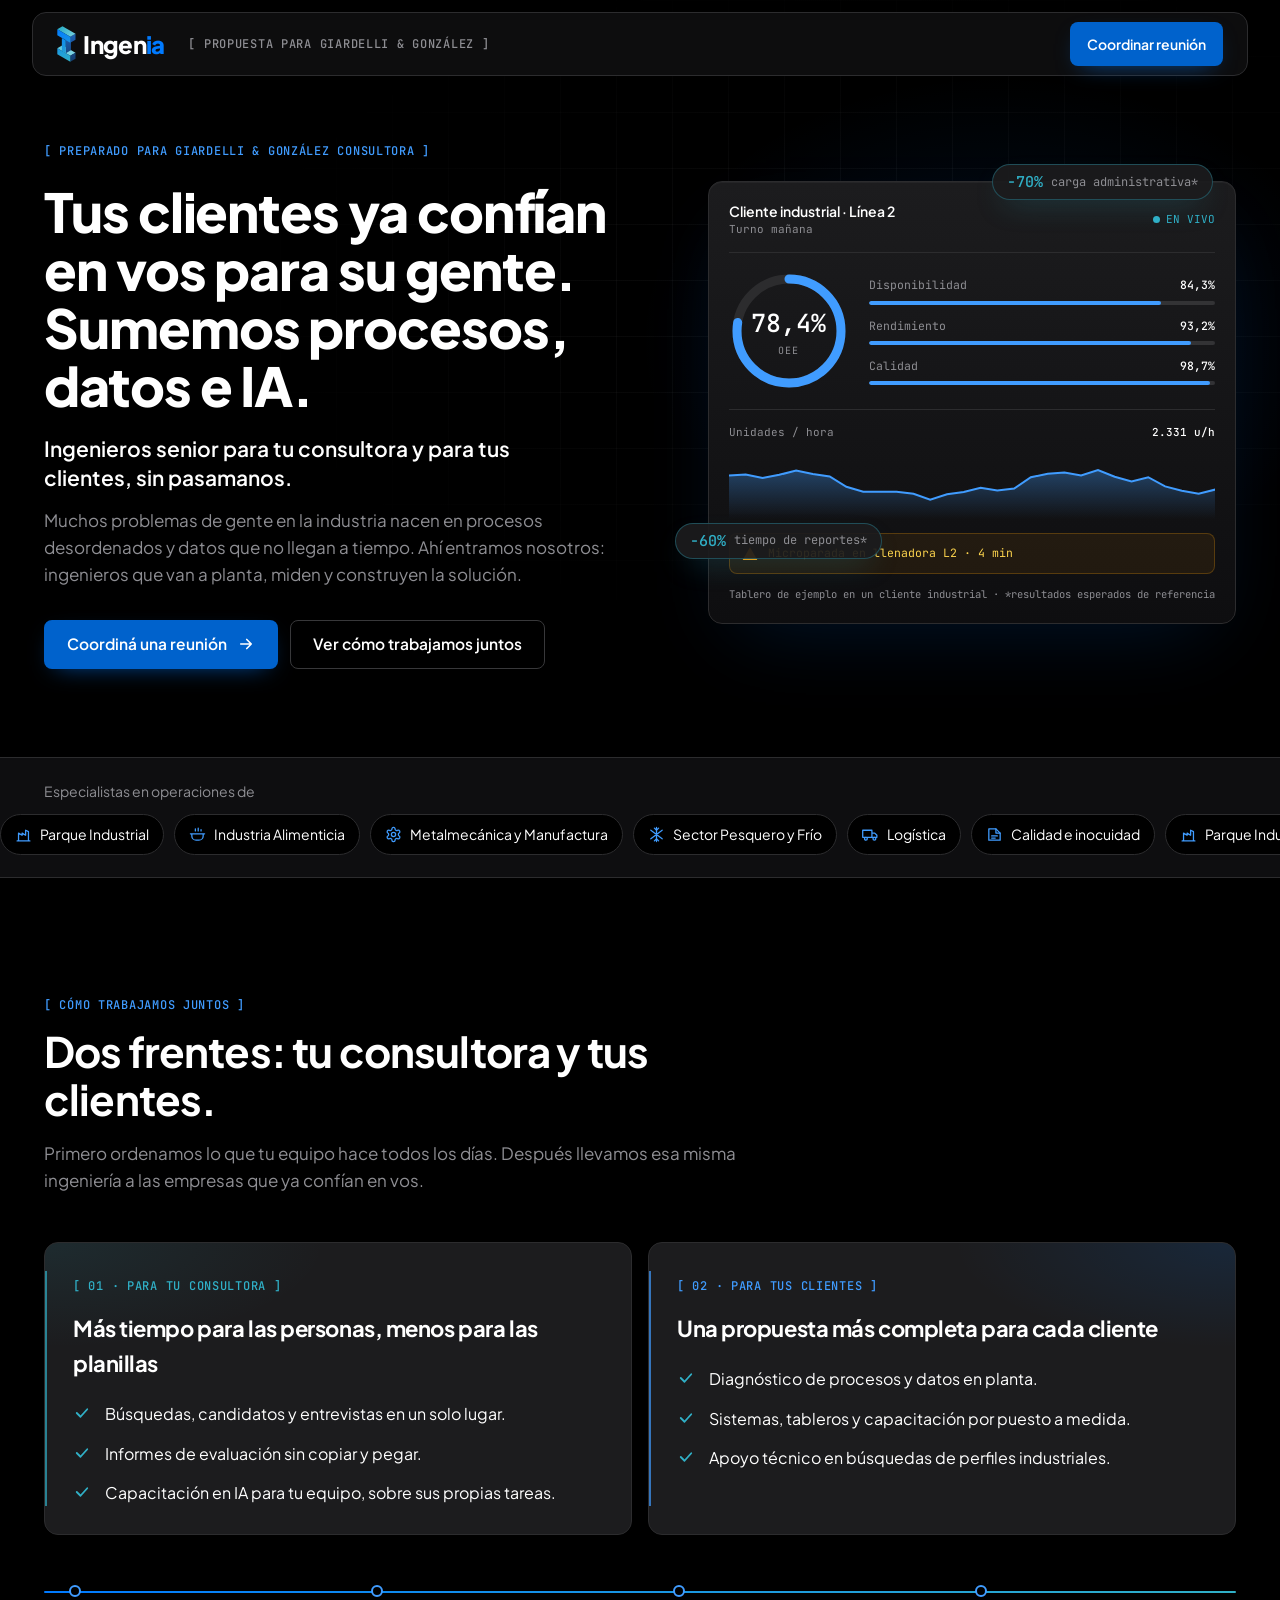
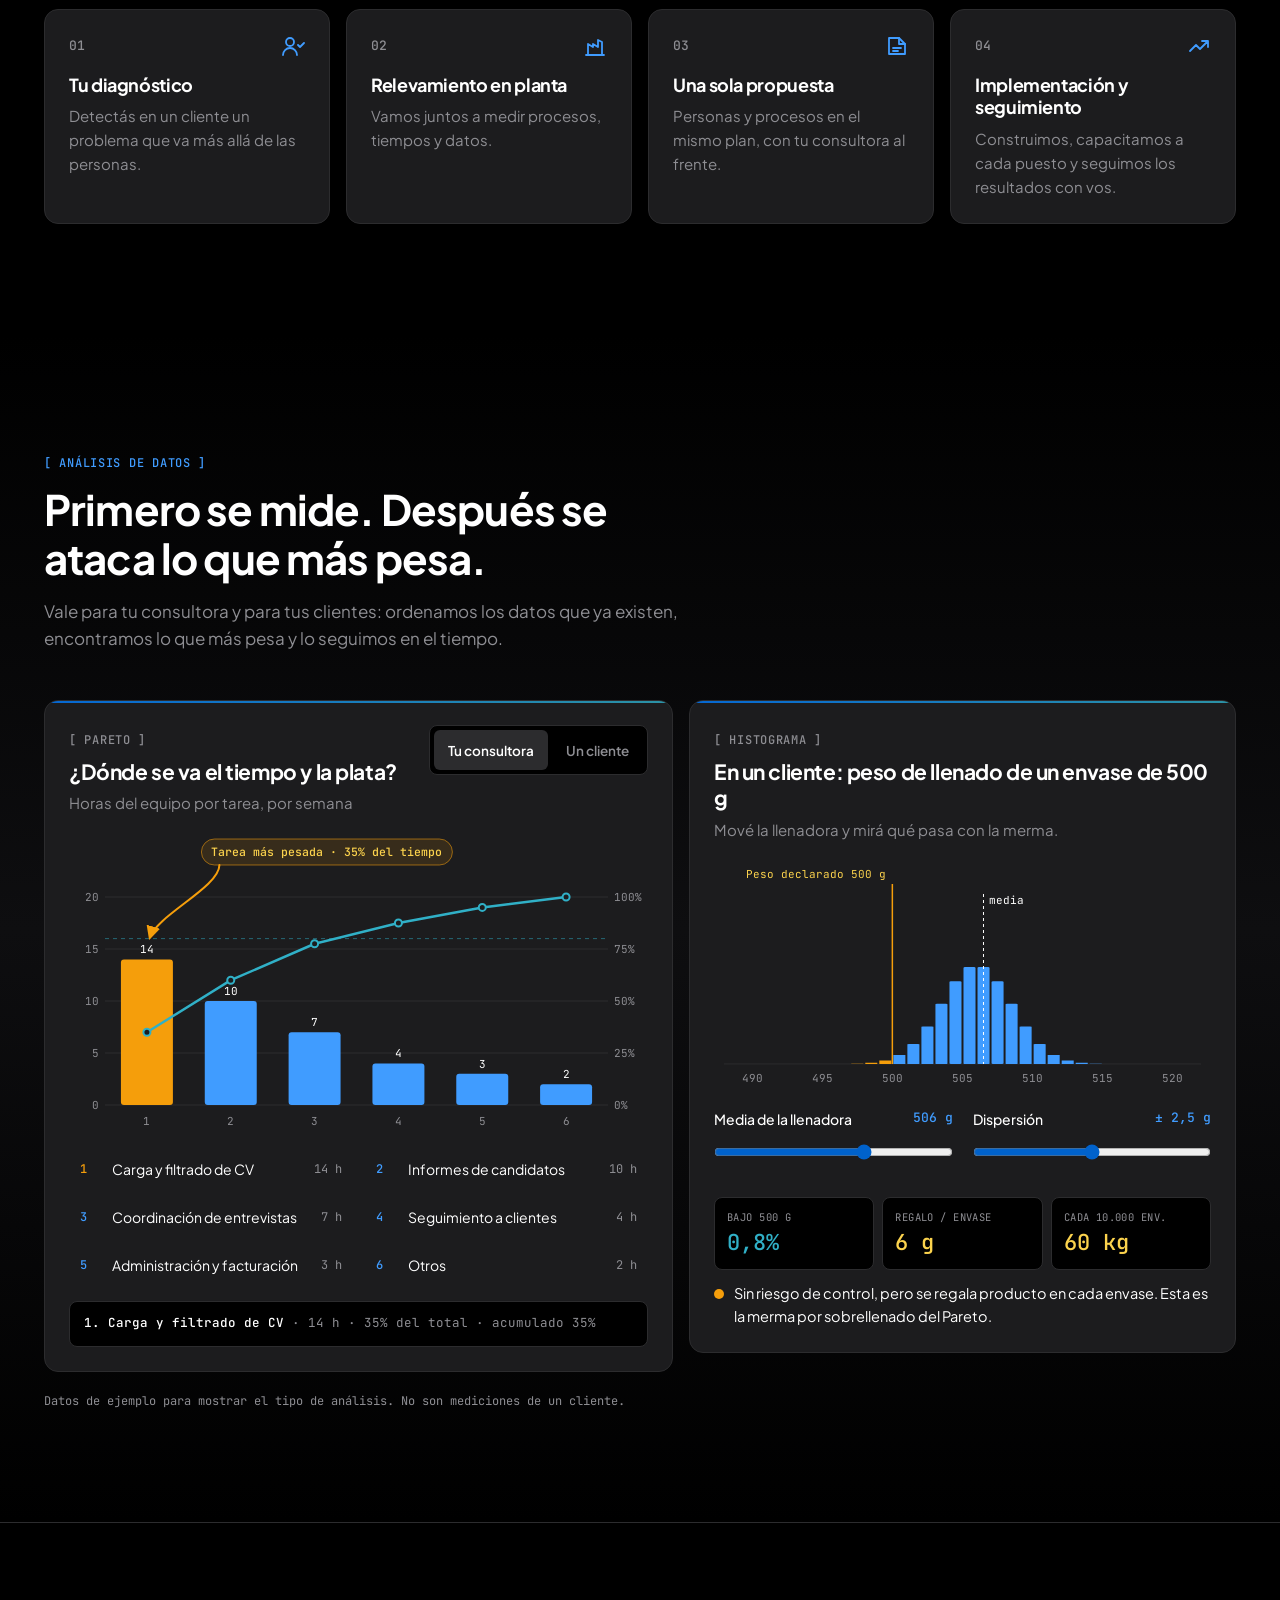
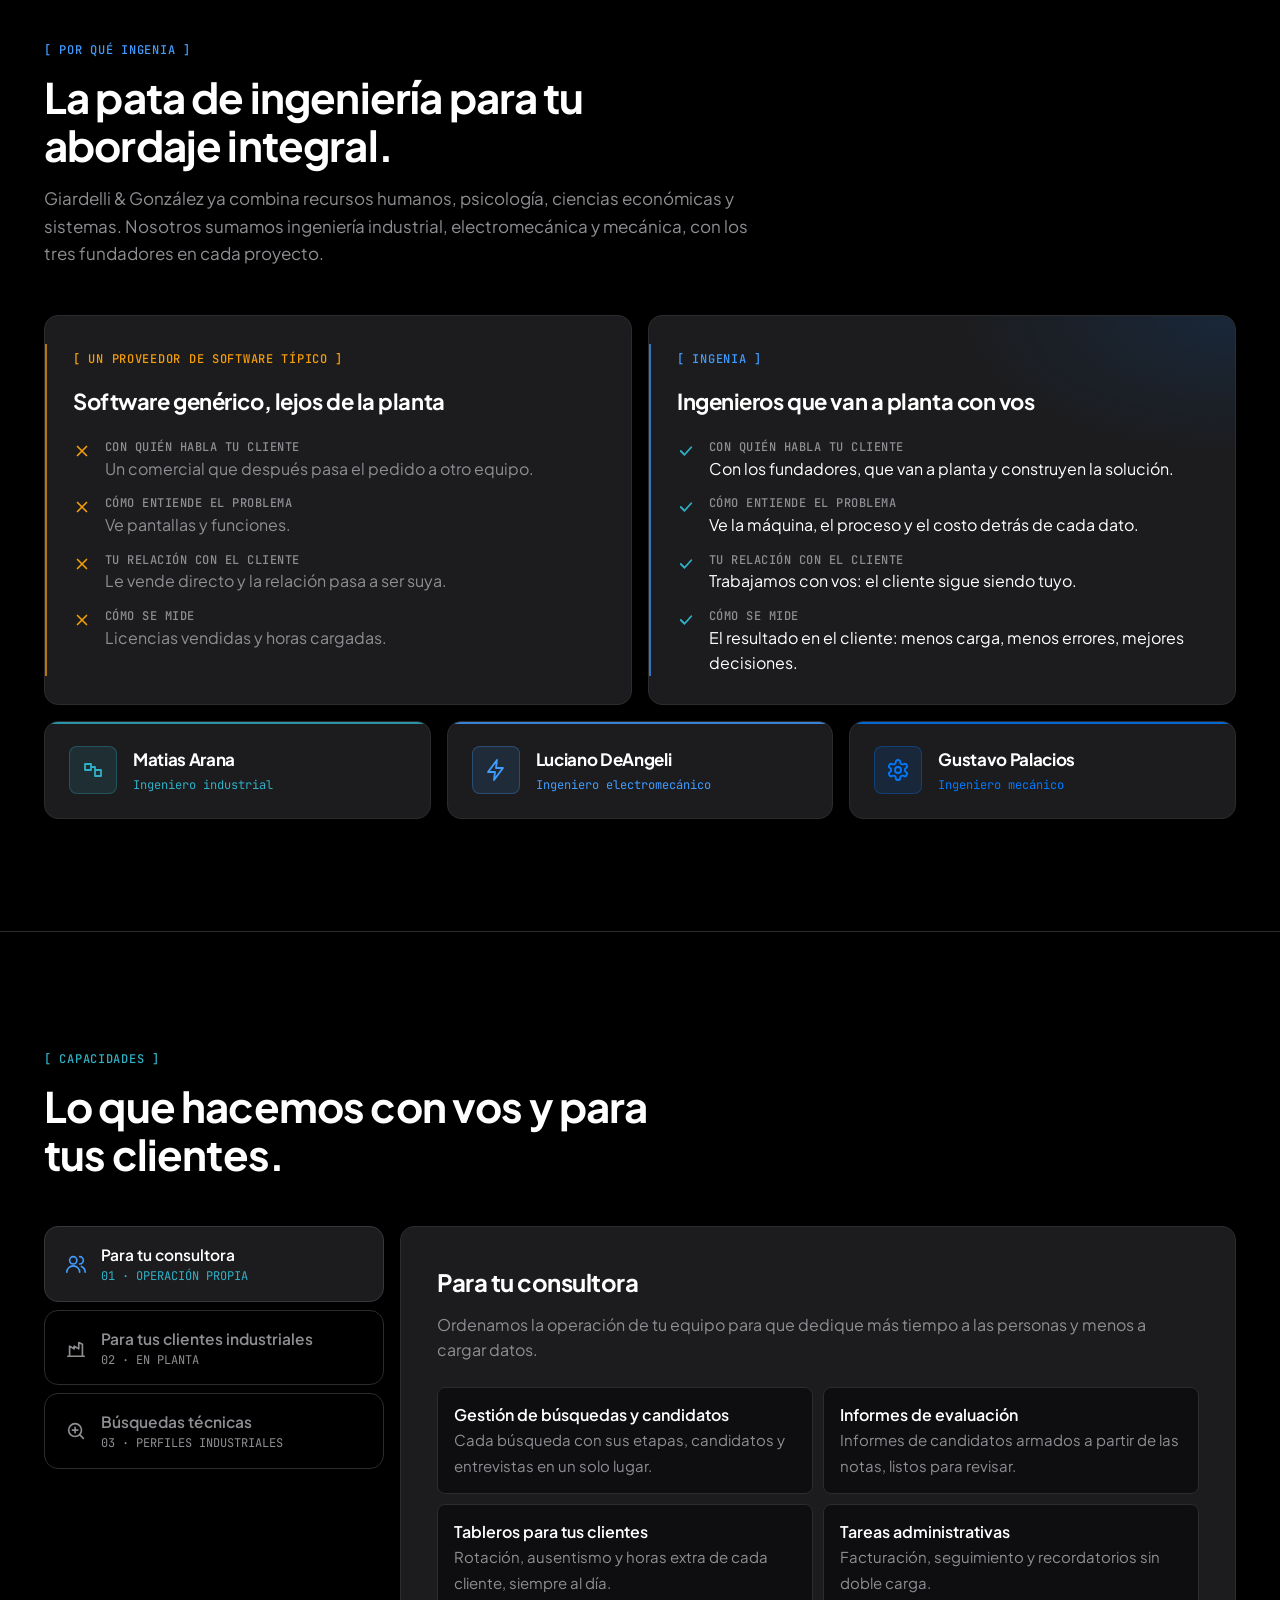
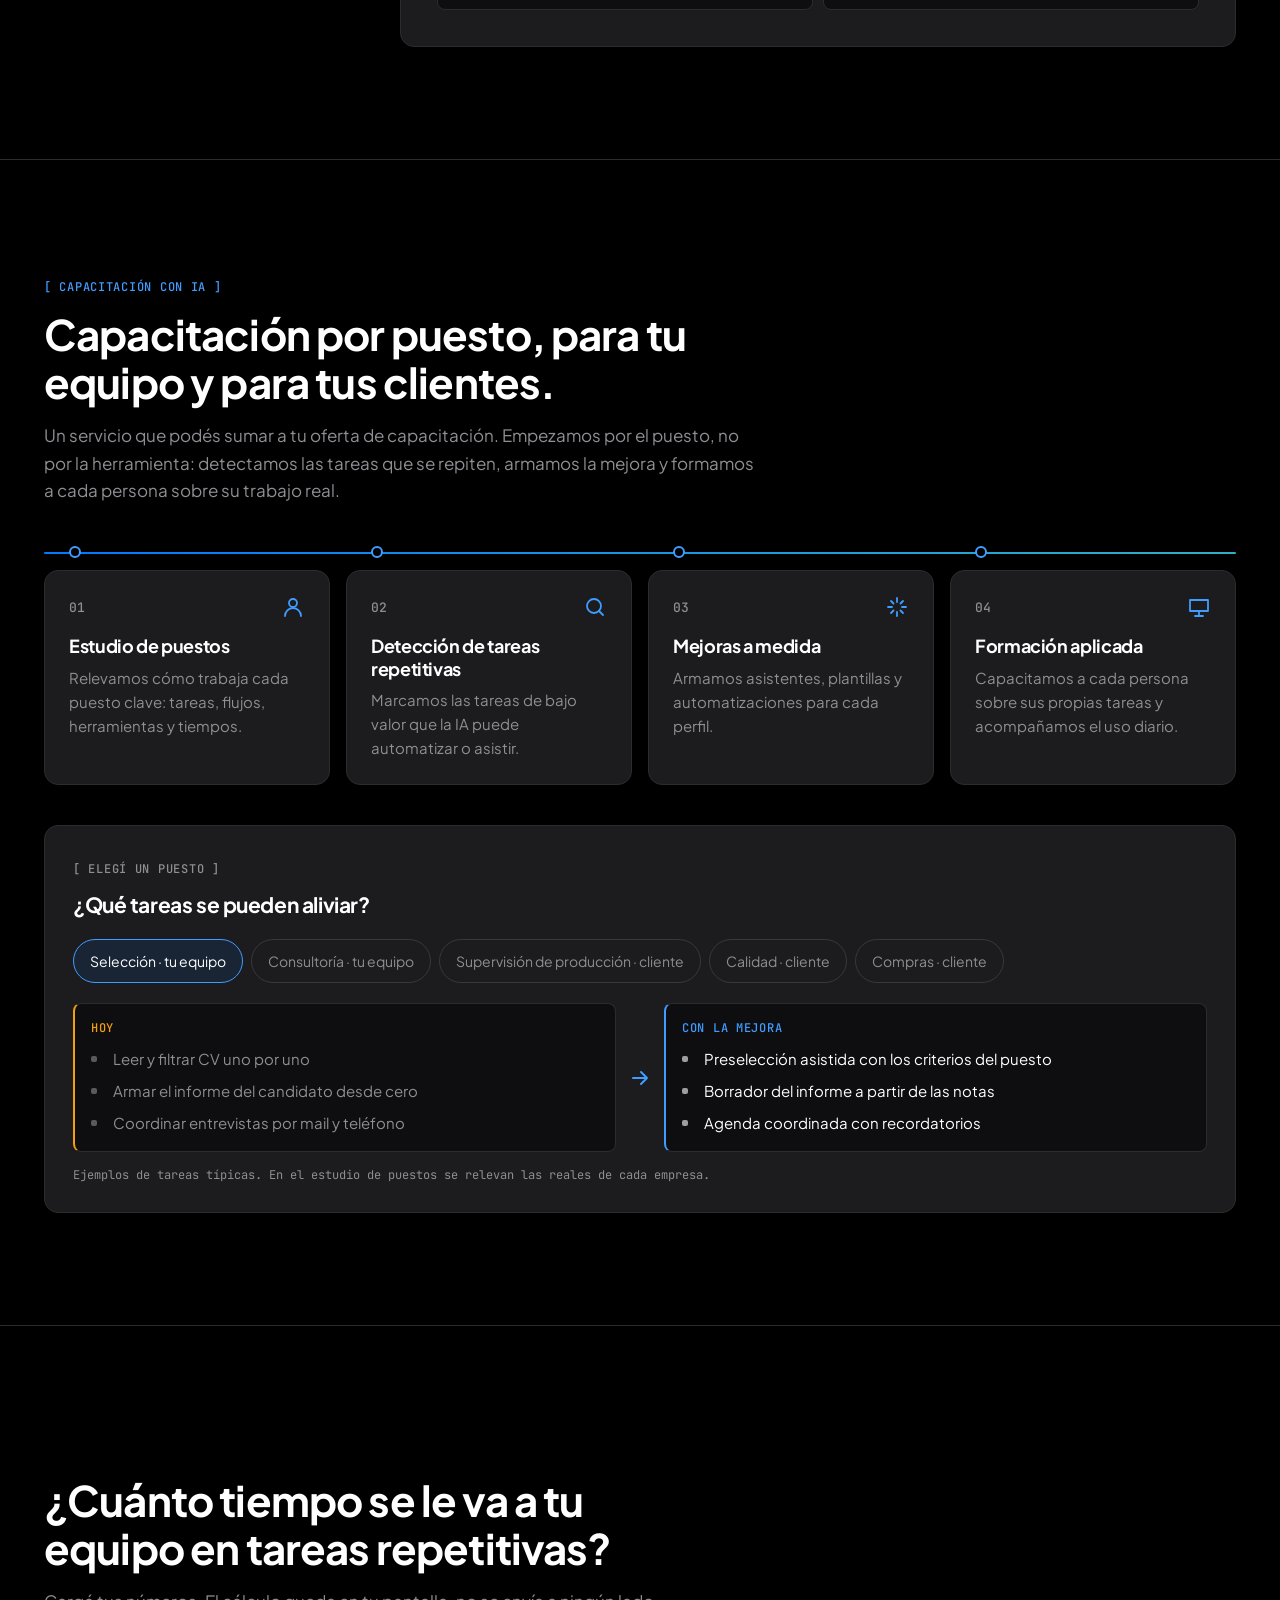
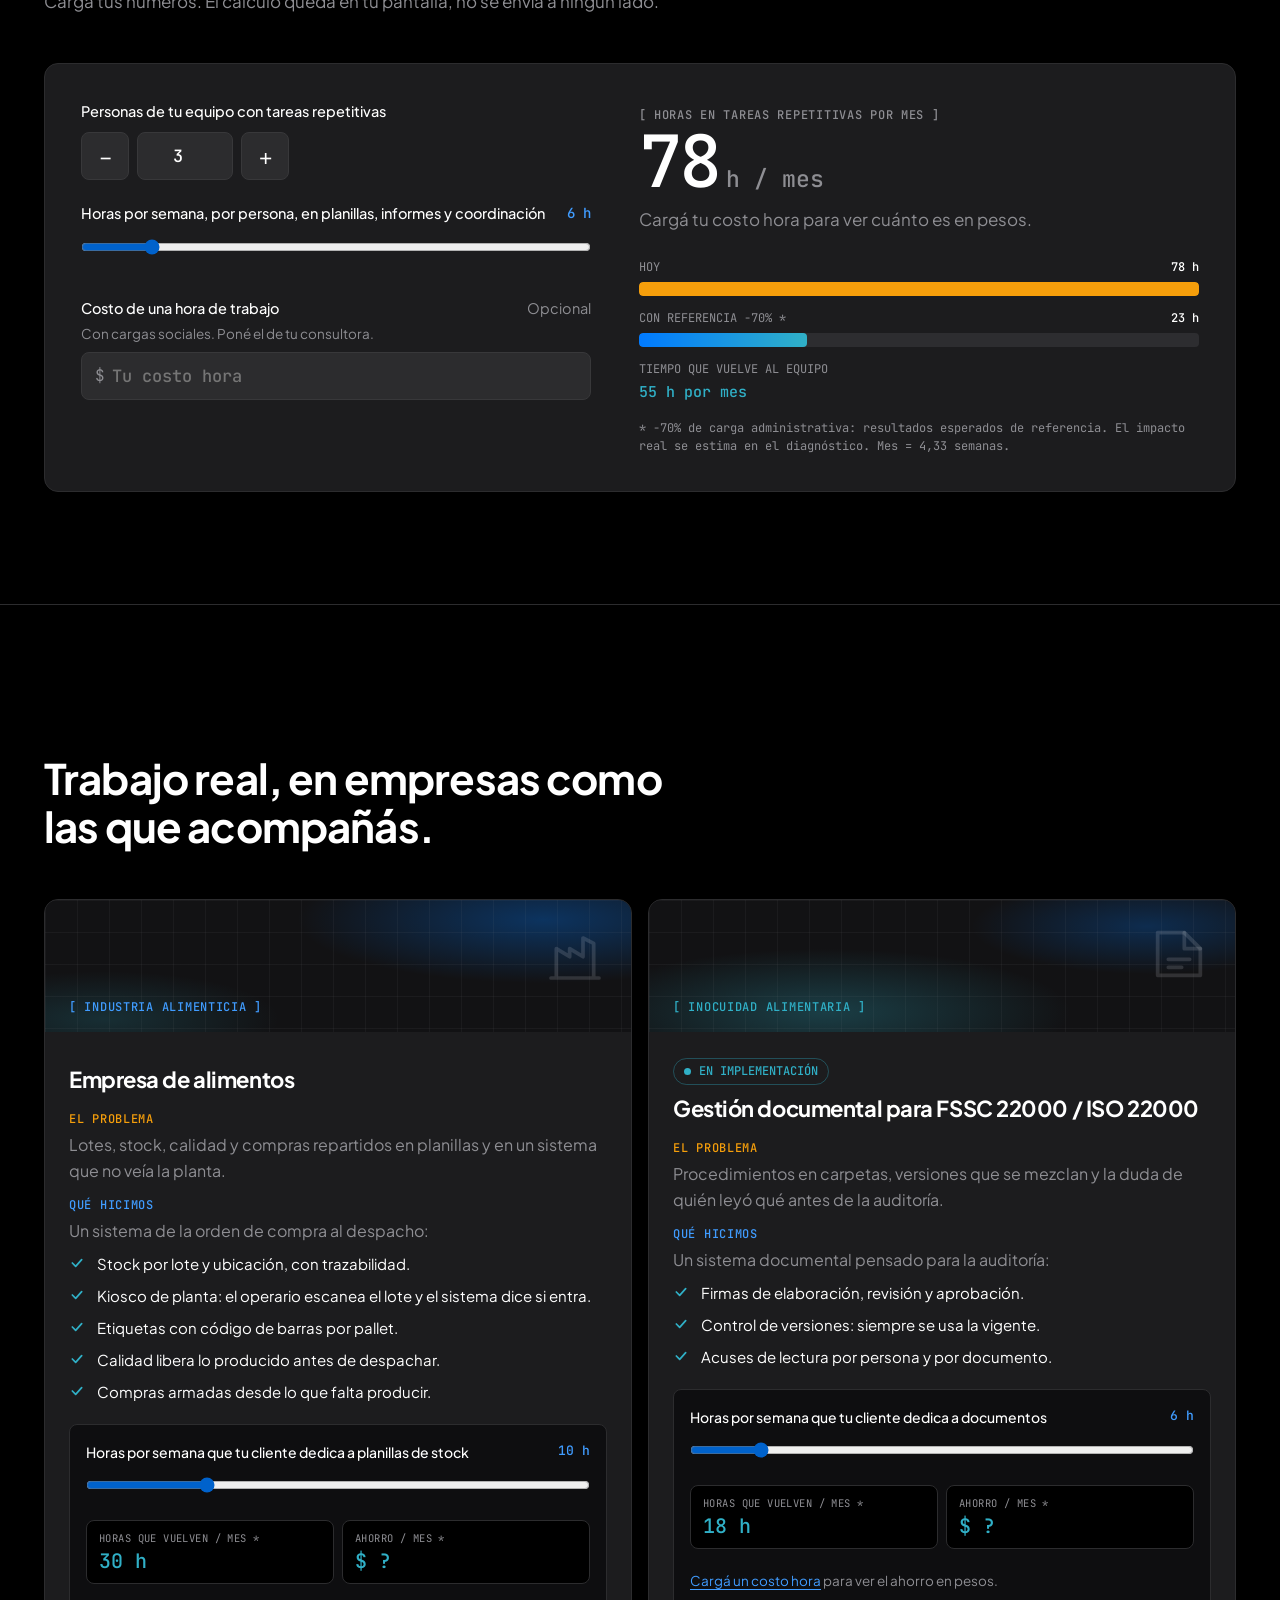
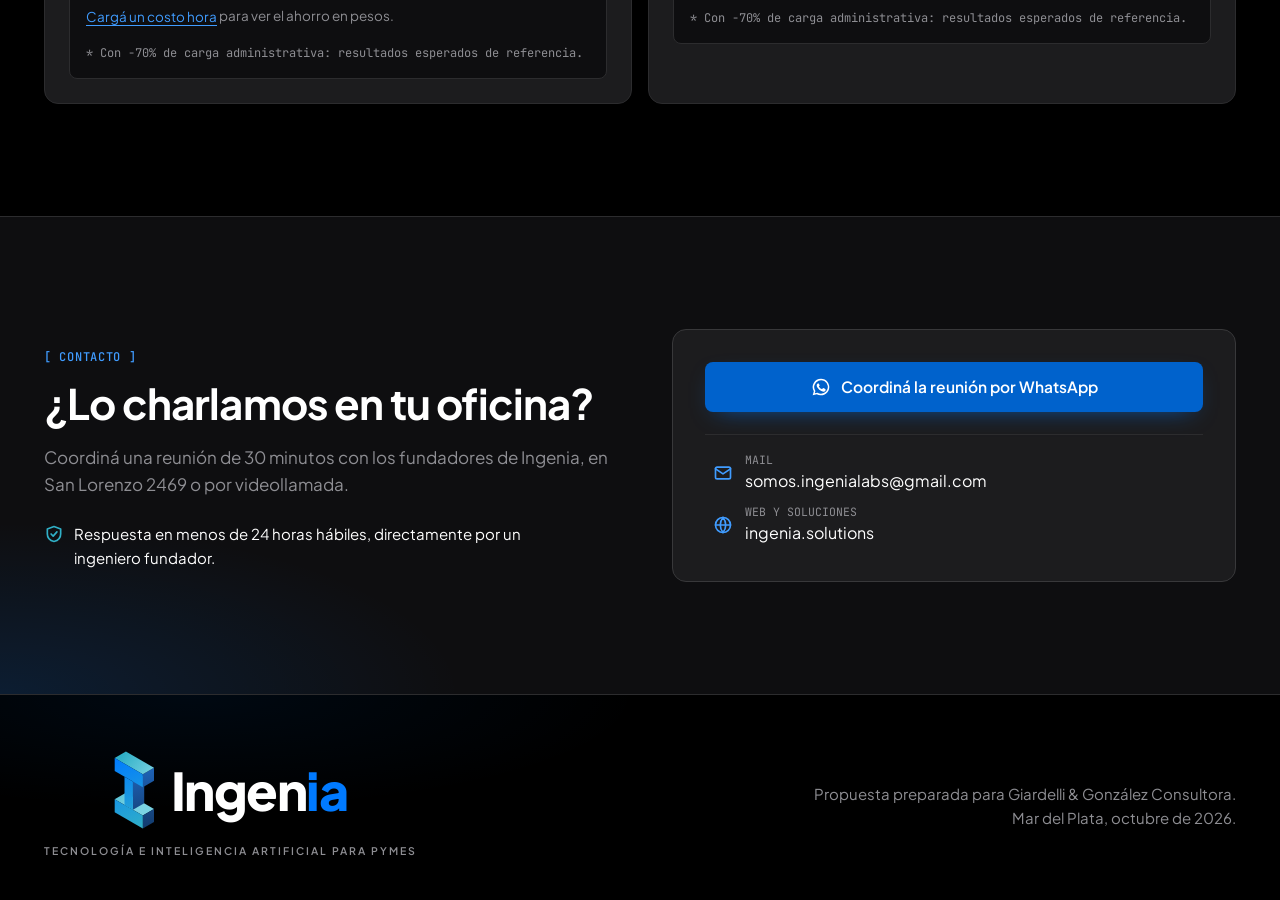
<file: consultoragyg/index.html>
<!doctype html>
<html lang="es-AR">
<head>
<meta charset="utf-8">
<meta name="viewport" content="width=device-width, initial-scale=1">
<title>Ingenia Solutions · Propuesta para Giardelli &amp; González</title>
<meta name="description" content="Ingeniería de procesos, datos e IA para Giardelli &amp; González Consultora y sus clientes.">
<meta name="color-scheme" content="dark">
<meta name="robots" content="noindex">
<meta name="theme-color" content="#000000">
<link rel="preconnect" href="https://fonts.googleapis.com">
<link rel="preconnect" href="https://fonts.gstatic.com" crossorigin>
<link href="https://fonts.googleapis.com/css2?family=JetBrains+Mono:wght@400;500&family=Plus+Jakarta+Sans:wght@400;500;600;700;800&display=swap" rel="stylesheet">
<style>
  /* Tokens copiados de la web oficial (ingenia.solutions, styles.css) */
  :root {
    --bg-primary: #000000;
    --bg-surface: #1C1C1E;
    --bg-surface-2: #0E0E10;
    --bg-elevated: #2C2C2E;
    --border: #2C2C2E;
    --border-strong: #38383A;
    --text: #FFFFFF;
    --text-muted: #8E8E93;
    --brand-blue: #007AFF;
    --accent-blue: #0062CC;
    --accent-blue-hover: #0051A8;
    --accent-cyan: #409CFF;
    --accent-amber: #F59E0B;
    --amber-text: #FCD34D;
    --accent-emerald: #30B0C7;
    --font: "Plus Jakarta Sans", system-ui, -apple-system, sans-serif;
    --mono: "JetBrains Mono", "Roboto Mono", ui-monospace, monospace;
    --r-sm: 8px; --r-md: 14px; --r-pill: 999px;
    --ease: cubic-bezier(0.16, 1, 0.3, 1);
    --container: 1240px;
    --nav-h: 64px;
  }

  *, *::before, *::after { box-sizing: border-box; }
  html { scroll-behavior: smooth; scroll-padding-top: calc(var(--nav-h) + 24px); }
  body {
    margin: 0; background: var(--bg-primary); color: var(--text);
    font: 400 16px/1.6 var(--font); -webkit-font-smoothing: antialiased; overflow-x: hidden;
  }
  img, svg { display: block; max-width: 100%; }
  a { color: inherit; text-decoration: none; }
  h1, h2, h3 { font-weight: 700; margin: 0; letter-spacing: -0.02em; }
  p { margin: 0; }
  ul, ol { margin: 0; padding: 0; list-style: none; }
  button { font: inherit; cursor: pointer; }
  :focus-visible { outline: 2px solid var(--accent-cyan); outline-offset: 3px; border-radius: 4px; }

  .container { width: 100%; max-width: var(--container); margin: 0 auto; padding: 0 24px; }
  @media (max-width: 767px) { .container { padding: 0 16px; } }

  .badge-mono {
    display: inline-flex; align-items: center; gap: 8px;
    font: 500 12px/1.5 var(--mono); letter-spacing: .06em; color: var(--text-muted);
  }
  .badge-mono--cyan { color: var(--accent-cyan); }
  .badge-mono--emerald { color: var(--accent-emerald); }
  .badge-mono--amber { color: var(--accent-amber); }

  .btn {
    display: inline-flex; align-items: center; justify-content: center; gap: 10px;
    min-height: 48px; border-radius: var(--r-sm); border: 1px solid transparent;
    font: 600 15.5px/1.2 var(--font); padding: 14px 22px; text-align: center;
    transition: background-color .25s var(--ease), border-color .25s var(--ease), transform .15s var(--ease), box-shadow .25s var(--ease);
  }
  .btn:active { transform: translateY(1px) scale(.99); }
  .btn--sm { min-height: 44px; padding: 9px 16px; font-size: 14px; }
  .btn--primary { background: var(--accent-blue); color: #fff; box-shadow: 0 8px 24px -12px rgba(0,122,255,.7); }
  .btn--primary:hover { background: var(--accent-blue-hover); }
  .btn--primary svg { transition: transform .25s var(--ease); }
  .btn--primary:hover svg { transform: translateX(3px); }
  .btn--ghost { background: transparent; color: var(--text); border-color: var(--border-strong); }
  .btn--ghost:hover { border-color: var(--text-muted); background: rgba(142,142,147,.06); }

  .section { padding: 112px 0; position: relative; }
  @media (max-width: 767px) { .section { padding: 72px 0; } }
  .section__title { font-size: clamp(28px, 3.4vw, 42px); line-height: 1.15; max-width: 22ch; margin-top: 12px; }
  .section__lead { color: var(--text-muted); font-size: 17px; max-width: 60ch; margin-top: 16px; }

  .missing {
    display: inline-block; font: 500 11.5px/1.4 var(--mono); color: var(--amber-text);
    background: rgba(245,158,11,.08); border: 1px dashed rgba(245,158,11,.4);
    padding: 3px 8px; border-radius: var(--r-pill);
  }
  .note { font: 400 12px/1.5 var(--mono); color: var(--text-muted); }

  .js .reveal { opacity: 0; transform: translateY(18px); transition: opacity .7s var(--ease), transform .7s var(--ease); }
  .js .reveal.is-in { opacity: 1; transform: none; }

  /* ===== Nav flotante ===== */
  .nav { position: fixed; inset: 12px 0 auto 0; z-index: 40; padding: 0 12px; }
  .nav__inner {
    height: var(--nav-h); display: flex; align-items: center; gap: 24px;
    background: rgba(18,18,20,.72); backdrop-filter: blur(14px) saturate(140%); -webkit-backdrop-filter: blur(14px) saturate(140%);
    border: 1px solid var(--border); border-radius: var(--r-md); max-width: calc(var(--container) - 24px);
    transition: border-color .3s var(--ease), background-color .3s var(--ease);
  }
  .nav.is-scrolled .nav__inner { border-color: var(--border-strong); background: rgba(18,18,20,.9); }
  .nav__badge { margin-right: auto; }
  @media (max-width: 640px) { .nav__badge { display: none; } .nav__inner { justify-content: space-between; padding: 0 12px; } }
  @supports not (backdrop-filter: blur(1px)) { .nav__inner { background: var(--bg-primary); } }

  .logo { display: inline-flex; align-items: center; gap: .32em; line-height: 1; font-weight: 800; font-size: 24px; letter-spacing: -.03em; color: var(--text); white-space: nowrap; }
  .logo__mark { height: 1.5em; width: auto; flex-shrink: 0; }
  .logo__ia { color: var(--brand-blue); }
  .logo--lg { font-size: clamp(38px, 5vw, 52px); }
  .logo__tagline { margin-top: 14px; font-weight: 600; font-size: 10.5px; letter-spacing: .19em; color: var(--text-muted); text-align: center; }

  /* ===== Portada ===== */
  .hero { position: relative; padding: calc(var(--nav-h) + 72px) 0 88px; overflow: hidden; }
  .hero__grid-bg {
    position: absolute; inset: 0; pointer-events: none;
    background-image: linear-gradient(rgba(142,142,147,.06) 1px, transparent 1px), linear-gradient(90deg, rgba(142,142,147,.06) 1px, transparent 1px);
    background-size: 56px 56px;
    mask-image: radial-gradient(ellipse 70% 60% at 70% 40%, #000 30%, transparent 75%);
    -webkit-mask-image: radial-gradient(ellipse 70% 60% at 70% 40%, #000 30%, transparent 75%);
    animation: gridDrift 30s linear infinite;
  }
  @keyframes gridDrift { to { background-position: 56px 56px; } }
  .hero::after { content: ""; position: absolute; inset: 0; pointer-events: none; background: radial-gradient(ellipse 40% 50% at 78% 45%, rgba(0,122,255,.12), transparent 70%); }
  .hero__inner { position: relative; z-index: 1; display: grid; grid-template-columns: 1.15fr 1fr; gap: 56px; align-items: center; }
  .hero__title { font-size: clamp(34px, 4.2vw, 54px); line-height: 1.08; font-weight: 800; margin-top: 20px; max-width: 18ch; }
  .hero__sub { font-size: clamp(18px, 1.8vw, 21px); line-height: 1.4; font-weight: 600; margin-top: 20px; max-width: 34ch; }
  .hero__lead { color: var(--text-muted); font-size: 17px; max-width: 54ch; margin-top: 14px; }
  .hero__ctas { display: flex; flex-wrap: wrap; gap: 12px; margin-top: 32px; }
  .hero__copy .reveal:nth-child(2) { transition-delay: .06s; }
  .hero__copy .reveal:nth-child(3) { transition-delay: .12s; }
  .hero__copy .reveal:nth-child(4) { transition-delay: .18s; }
  .hero__copy .reveal:nth-child(5) { transition-delay: .24s; }
  @media (max-width: 1023px) { .hero__inner { grid-template-columns: 1fr; gap: 56px; } }
  @media (max-width: 767px) { .hero { padding-top: calc(var(--nav-h) + 48px); } .hero__ctas .btn { width: 100%; } }

  /* Tablero en vivo (ejemplo) */
  .dash {
    position: relative; background: linear-gradient(180deg, var(--bg-surface), var(--bg-surface-2));
    border: 1px solid var(--border); border-radius: var(--r-md); padding: 20px;
    box-shadow: 0 30px 80px -30px rgba(0,122,255,.18), inset 0 1px 0 rgba(255,255,255,.04);
    font-family: var(--mono);
  }
  .dash__head { display: flex; justify-content: space-between; align-items: center; gap: 12px; padding-bottom: 14px; border-bottom: 1px solid var(--border); }
  .dash__title { font: 600 14px/1.3 var(--font); }
  .dash__title small { display: block; font: 400 11px/1.4 var(--mono); color: var(--text-muted); margin-top: 2px; }
  .dash__live { display: inline-flex; align-items: center; gap: 6px; font-size: 11px; color: var(--accent-emerald); }
  .dash__live::before { content: ""; width: 7px; height: 7px; border-radius: 50%; background: currentColor; animation: pulse 2s infinite; }
  @keyframes pulse { 0%,100% { opacity: 1; } 50% { opacity: .35; } }
  .dash__body { display: grid; grid-template-columns: auto 1fr; gap: 20px; padding: 18px 0; align-items: center; }
  .gauge { position: relative; width: 120px; height: 120px; }
  .gauge svg { transform: rotate(-90deg); }
  .gauge__track { stroke: var(--border); }
  .gauge__value { stroke: var(--accent-cyan); stroke-linecap: round; transition: stroke-dashoffset 1.2s var(--ease); }
  .gauge__label { position: absolute; inset: 0; display: grid; place-content: center; text-align: center; }
  .gauge__label strong { font-size: 25px; font-weight: 500; }
  .gauge__label span { font-size: 10px; color: var(--text-muted); letter-spacing: .1em; }
  .kpis { display: grid; gap: 12px; }
  .kpi { display: grid; grid-template-columns: 1fr auto; gap: 6px; font-size: 11.5px; color: var(--text-muted); }
  .kpi b { color: var(--text); font-weight: 500; }
  .kpi__bar { grid-column: 1 / -1; height: 4px; border-radius: 4px; background: rgba(58,58,60,.8); overflow: hidden; }
  .kpi__bar i { display: block; height: 100%; width: 0; border-radius: inherit; background: var(--accent-cyan); transition: width 1.2s var(--ease); }
  .dash__chart { border-top: 1px solid var(--border); padding-top: 14px; }
  .dash__chart-head { display: flex; justify-content: space-between; font-size: 11px; color: var(--text-muted); margin-bottom: 8px; }
  .dash__chart-head b { color: var(--text); font-weight: 500; }
  .dash__chart-box { height: 70px; overflow: hidden; }
  .dash__chart svg { width: 100%; height: 70px; overflow: visible; }
  .dash__alert {
    display: flex; align-items: center; gap: 10px; margin-top: 14px; padding: 10px 12px; border-radius: var(--r-sm);
    background: rgba(245,158,11,.08); border: 1px solid rgba(245,158,11,.25); font-size: 11.5px; color: var(--amber-text);
  }
  .dash__alert svg { flex: none; color: var(--accent-amber); }
  .dash__alert span { transition: opacity .3s; }
  .dash__note { margin-top: 12px; font-size: 10.5px; color: var(--text-muted); text-align: right; }
  .metric-pill {
    position: absolute; display: inline-flex; align-items: center; gap: 8px; padding: 8px 14px; border-radius: var(--r-pill);
    background: rgba(28,28,30,.92); border: 1px solid rgba(48,176,199,.35); box-shadow: 0 12px 30px -12px rgba(48,176,199,.35);
    font: 400 12px/1.2 var(--mono); color: var(--text-muted); animation: float 6s ease-in-out infinite;
  }
  .metric-pill b { color: var(--accent-emerald); font-size: 15px; font-weight: 500; }
  .metric-pill--a { top: -18px; right: 22px; }
  .metric-pill--b { bottom: 64px; left: -34px; animation-delay: -3s; }
  @keyframes float { 0%,100% { transform: translateY(0); } 50% { transform: translateY(-6px); } }
  @media (max-width: 1023px) { .metric-pill--b { left: 12px; bottom: -18px; } }
  @media (max-width: 480px) { .dash__body { grid-template-columns: 1fr; justify-items: center; } .kpis { width: 100%; } }

  /* ===== Sectores en movimiento ===== */
  .sectors { border-top: 1px solid var(--border); border-bottom: 1px solid var(--border); background: var(--bg-surface-2); padding: 22px 0; overflow: hidden; }
  .sectors__title { font-size: 14px; color: var(--text-muted); margin-bottom: 12px; }
  .marquee { display: flex; width: max-content; gap: 10px; animation: marquee 32s linear infinite; }
  .sectors:hover .marquee { animation-play-state: paused; }
  @keyframes marquee { to { transform: translateX(calc(-50% - 5px)); } }
  .sector-chip {
    display: inline-flex; align-items: center; gap: 8px; padding: 8px 14px; border: 1px solid var(--border);
    border-radius: var(--r-pill); font-size: 14px; background: var(--bg-primary); white-space: nowrap;
    transition: border-color .25s var(--ease);
  }
  .sector-chip:hover { border-color: var(--border-strong); }
  .sector-chip svg { color: var(--accent-cyan); }

  /* ===== Análisis de datos ===== */
  .data { background: linear-gradient(180deg, var(--bg-primary), var(--bg-surface-2) 50%, var(--bg-primary)); }
  .charts { display: grid; gap: 16px; margin-top: 48px; }
  @media (min-width: 1024px) { .charts { grid-template-columns: 1.15fr 1fr; align-items: start; } }
  .chart-card {
    position: relative; background: var(--bg-surface); border: 1px solid var(--border); border-radius: var(--r-md);
    padding: 24px; overflow: hidden; transition: border-color .3s var(--ease);
  }
  .chart-card:hover { border-color: var(--border-strong); }
  .chart-card::after { content: ""; position: absolute; inset: 0 0 auto 0; height: 2px; background: linear-gradient(90deg, #007AFF, #30B0C7); opacity: .8; }
  @media (max-width: 767px) { .chart-card { padding: 20px 16px; } }
  .chart-card__head { display: flex; flex-wrap: wrap; justify-content: space-between; align-items: flex-start; gap: 12px; }
  .chart-card h3 { font-size: 21px; line-height: 1.25; margin-top: 8px; }
  .chart-card__sub { color: var(--text-muted); font-size: 15px; margin-top: 6px; }
  .seg { display: inline-flex; padding: 4px; gap: 4px; background: var(--bg-primary); border: 1px solid var(--border); border-radius: var(--r-sm); }
  .seg button {
    min-height: 40px; min-width: 44px; padding: 6px 14px; border: 0; border-radius: 6px; background: transparent;
    color: var(--text-muted); font: 600 13.5px/1 var(--font); transition: background-color .2s, color .2s;
  }
  .seg button:hover { color: var(--text); }
  .seg button[aria-pressed="true"] { background: var(--bg-elevated); color: var(--text); }
  .chart { margin-top: 18px; position: relative; }
  .chart svg { width: 100%; overflow: visible; }
  .chart text { font-family: var(--mono); font-size: 11px; fill: var(--text-muted); }
  .grid-line { stroke: var(--border); stroke-width: 1; }
  .p-bar { fill: var(--accent-cyan); transform-box: fill-box; transform-origin: 50% 100%; transform: scaleY(0); transition: transform .9s var(--ease), opacity .25s; cursor: pointer; }
  .p-bar.is-top { fill: var(--accent-amber); }
  .chart.is-dim .p-bar:not(.is-hl) { opacity: .35; }
  .p-val { font-size: 11px; fill: var(--text) !important; opacity: 0; transition: opacity .4s .6s; }
  .p-line { fill: none; stroke: var(--accent-emerald); stroke-width: 2.5; stroke-dasharray: 1; stroke-dashoffset: 1; transition: stroke-dashoffset 1.4s var(--ease) .5s; }
  .p-dot { fill: var(--bg-surface); stroke: var(--accent-emerald); stroke-width: 2; opacity: 0; transition: opacity .3s 1.4s; }
  .p-80 { stroke: var(--accent-emerald); stroke-dasharray: 4 4; opacity: .5; }
  .p-arrow { fill: none; stroke: var(--accent-amber); stroke-width: 2; stroke-linecap: round; stroke-dasharray: 1; stroke-dashoffset: 1; transition: stroke-dashoffset .8s var(--ease) 1.1s; }
  .p-callout { opacity: 0; transform: translateY(-4px); transition: opacity .4s 1.6s, transform .4s 1.6s; }
  .p-callout rect { fill: rgba(245,158,11,.12); stroke: rgba(245,158,11,.55); }
  .p-callout text { fill: var(--amber-text) !important; font-size: 11.5px; font-weight: 500; }
  .chart.is-on .p-bar { transform: scaleY(1); }
  .chart.is-on .p-val, .chart.is-on .p-dot { opacity: 1; }
  .chart.is-on .p-line, .chart.is-on .p-arrow { stroke-dashoffset: 0; }
  .chart.is-on .p-callout { opacity: 1; transform: none; animation: nudge 2.4s ease-in-out 2.2s infinite; }
  @keyframes nudge { 0%,100% { transform: translateY(0); } 50% { transform: translateY(-3px); } }
  .legend { display: grid; gap: 4px; margin-top: 14px; }
  @media (min-width: 560px) { .legend { grid-template-columns: 1fr 1fr; column-gap: 12px; } }
  .legend button {
    display: grid; grid-template-columns: 22px 1fr auto; gap: 10px; align-items: center; min-height: 44px; width: 100%;
    padding: 6px 10px; border: 1px solid transparent; border-radius: var(--r-sm); background: transparent; color: var(--text); text-align: left; font-size: 14px;
    transition: border-color .2s, background-color .2s;
  }
  .legend button:hover, .legend button.is-hl { border-color: var(--border-strong); background: rgba(142,142,147,.06); }
  .legend .n { font: 500 12px/1 var(--mono); color: var(--accent-cyan); }
  .legend .v { font: 400 12px/1 var(--mono); color: var(--text-muted); }
  .legend li:first-child .n { color: var(--accent-amber); }
  .readout { margin-top: 14px; padding: 12px 14px; border-radius: var(--r-sm); background: var(--bg-primary); border: 1px solid var(--border); font: 400 12.5px/1.5 var(--mono); color: var(--text-muted); min-height: 46px; }
  .readout b { color: var(--text); font-weight: 500; }

  .h-bar { fill: var(--accent-cyan); transform-box: fill-box; transform-origin: 50% 100%; transition: transform .45s var(--ease), fill .3s; }
  .h-bar.is-low { fill: var(--accent-amber); }
  .h-mean { transition: transform .45s var(--ease); }
  .h-mean line { stroke: var(--text); stroke-dasharray: 3 3; }
  .h-mean text { fill: var(--text) !important; }
  .h-lsl { stroke: var(--accent-amber); stroke-width: 1.5; }
  .h-lsl-t { fill: var(--amber-text) !important; }
  .sliders { display: grid; gap: 14px; margin-top: 18px; }
  @media (min-width: 560px) { .sliders { grid-template-columns: 1fr 1fr; gap: 20px; } }
  .slider label { display: flex; justify-content: space-between; gap: 8px; font-size: 14px; font-weight: 500; }
  .slider output { font: 500 13px/1.6 var(--mono); color: var(--accent-cyan); }
  input[type="range"] { width: 100%; height: 44px; margin: 0; accent-color: var(--accent-blue); cursor: pointer; background: transparent; }
  .stats { display: grid; grid-template-columns: repeat(3, 1fr); gap: 8px; margin-top: 16px; }
  .stat { background: var(--bg-primary); border: 1px solid var(--border); border-radius: var(--r-sm); padding: 12px; }
  .stat .k { font: 400 10.5px/1.4 var(--mono); color: var(--text-muted); letter-spacing: .04em; }
  .stat .v { font: 500 clamp(17px, 2.2vw, 22px)/1.2 var(--mono); margin-top: 6px; transition: color .3s; }
  .stat .v.warn { color: var(--amber-text); }
  .stat .v.ok { color: var(--accent-emerald); }
  @media (max-width: 420px) { .stats { grid-template-columns: 1fr; } .stat { display: flex; justify-content: space-between; align-items: center; } .stat .v { margin: 0; } }
  .verdict { margin-top: 12px; font-size: 14.5px; display: flex; gap: 10px; align-items: flex-start; }
  .verdict i { flex: none; width: 10px; height: 10px; border-radius: 50%; margin-top: 7px; background: var(--accent-emerald); transition: background-color .3s; }
  .verdict.warn i { background: var(--accent-amber); }
  .data__note { margin-top: 20px; }

  /* ===== Ventaja boutique ===== */
  .compare { display: grid; gap: 16px; margin-top: 48px; }
  @media (min-width: 900px) { .compare { grid-template-columns: 1fr 1fr; } }
  .side { position: relative; background: var(--bg-surface); border: 1px solid var(--border); border-radius: var(--r-md); padding: 28px; overflow: hidden; transition: border-color .3s var(--ease), transform .35s var(--ease); }
  .side:hover { transform: translateY(-3px); }
  .side::before { content: ""; position: absolute; left: 0; top: 28px; bottom: 28px; width: 2px; opacity: .7; }
  .side--them::before { background: var(--accent-amber); }
  .side--them:hover { border-color: rgba(245,158,11,.4); }
  .side--us { background: radial-gradient(ellipse 80% 60% at 100% 0%, rgba(0,122,255,.12), transparent 60%), var(--bg-surface); }
  .side--us::before { background: var(--accent-cyan); }
  .side--axis { background: radial-gradient(ellipse 80% 60% at 0% 0%, rgba(48,176,199,.10), transparent 60%), var(--bg-surface); }
  .side--axis::before { background: var(--accent-emerald); }
  .side--axis:hover { border-color: rgba(48,176,199,.45); }
  .side--axis li svg { color: var(--accent-emerald); }
  #juntos .train__track { margin-top: 56px; }
  .side--us:hover { border-color: rgba(64,156,255,.45); }
  .side h3 { font-size: 22px; margin-top: 14px; }
  .side ul { display: grid; gap: 14px; margin-top: 20px; }
  .side li { display: grid; grid-template-columns: 20px 1fr; gap: 12px; }
  .side li svg { margin-top: 3px; }
  .side--them li svg { color: var(--accent-amber); }
  .side--us li svg { color: var(--accent-emerald); }
  .side li b { display: block; font: 500 12px/1.4 var(--mono); letter-spacing: .04em; color: var(--text-muted); }
  .side--them li span { color: var(--text-muted); }

  .team__grid { display: grid; grid-template-columns: repeat(3, 1fr); gap: 16px; margin-top: 16px; }
  @media (max-width: 899px) { .team__grid { grid-template-columns: 1fr; } }
  .eng-card { --disc: var(--accent-cyan); position: relative; background: var(--bg-surface); border: 1px solid var(--border); border-radius: var(--r-md); padding: 24px; overflow: hidden; transition: border-color .3s var(--ease), transform .35s var(--ease); display: flex; gap: 16px; align-items: center; }
  .eng-card[data-d="ind"] { --disc: var(--accent-emerald); }
  .eng-card[data-d="mec"] { --disc: #007AFF; }
  .eng-card::after { content: ""; position: absolute; inset: 0 0 auto 0; height: 2px; background: var(--disc); opacity: .8; }
  .eng-card:hover { border-color: color-mix(in srgb, var(--disc) 45%, var(--border)); transform: translateY(-3px); }
  .eng-card__icon { flex: none; width: 48px; height: 48px; border-radius: var(--r-sm); display: grid; place-items: center; color: var(--disc); background: color-mix(in srgb, var(--disc) 12%, transparent); border: 1px solid color-mix(in srgb, var(--disc) 30%, transparent); }
  .eng-card h3 { font-size: 17px; }
  .eng-card__role { display: block; margin-top: 4px; font: 400 12px/1.4 var(--mono); color: var(--disc); }

  /* Estimador dentro de cada caso */
  .est { margin-top: 20px; padding: 16px; border-radius: var(--r-sm); background: var(--bg-surface-2); border: 1px solid var(--border); }
  .est label { display: flex; justify-content: space-between; gap: 8px; font-size: 14px; font-weight: 500; }
  .est label output { font: 500 13px/1.6 var(--mono); color: var(--accent-cyan); white-space: nowrap; }
  .est__out b { white-space: nowrap; }
  @media (max-width: 420px) { .est__out b { font-size: 17px !important; } }
  .est__out { display: grid; grid-template-columns: 1fr 1fr; gap: 8px; margin-top: 6px; }
  .est__out div { background: var(--bg-primary); border: 1px solid var(--border); border-radius: var(--r-sm); padding: 10px 12px; }
  .est__out span { display: block; font: 400 10.5px/1.4 var(--mono); color: var(--text-muted); letter-spacing: .04em; }
  .est__out b { display: block; margin-top: 4px; font: 500 20px/1.2 var(--mono); color: var(--accent-emerald); }
  .est__cost { margin-top: 10px; font-size: 13.5px; color: var(--text-muted); }
  .est__cost a { color: var(--accent-cyan); text-decoration: underline; text-underline-offset: 3px; display: inline-flex; min-height: 44px; align-items: center; }
  .est .note { margin-top: 6px; }
  .case__status { display: inline-flex; align-items: center; gap: 8px; font: 500 12px/1.4 var(--mono); color: var(--accent-emerald); padding: 4px 10px; border: 1px solid rgba(48,176,199,.35); border-radius: var(--r-pill); }
  .case__status::before { content: ""; width: 7px; height: 7px; border-radius: 50%; background: currentColor; animation: pulse 2s infinite; }

  /* ===== Capacidades ===== */
  .impact__wrap { display: grid; grid-template-columns: 340px 1fr; gap: 16px; margin-top: 48px; }
  .impact__tabs { display: grid; gap: 8px; align-content: start; }
  .impact-tab {
    display: flex; align-items: center; gap: 14px; width: 100%; text-align: left; min-height: 64px;
    padding: 16px 20px; border-radius: var(--r-md); border: 1px solid var(--border);
    background: transparent; color: var(--text-muted); transition: all .25s var(--ease);
  }
  .impact-tab span { display: grid; }
  .impact-tab b { font-weight: 600; font-size: 15.5px; color: inherit; }
  .impact-tab small { font: 400 12px/1.4 var(--mono); color: var(--text-muted); }
  .impact-tab:hover { border-color: var(--border-strong); color: var(--text); }
  .impact-tab[aria-selected="true"] { background: var(--bg-surface); border-color: var(--border-strong); color: var(--text); }
  .impact-tab[aria-selected="true"] svg { color: var(--accent-cyan); }
  .impact-tab[aria-selected="true"] small { color: var(--accent-emerald); }
  .impact__panel { position: relative; background: var(--bg-surface); border: 1px solid var(--border); border-radius: var(--r-md); padding: 36px; overflow: hidden; }
  .impact__panel > * { animation: panelIn .45s var(--ease) both; }
  @keyframes panelIn { from { opacity: 0; transform: translateY(8px); } to { opacity: 1; transform: none; } }
  .impact__panel[hidden] { display: none; }
  .impact__panel h3 { font-size: 24px; }
  .impact__panel > p { color: var(--text-muted); margin-top: 10px; max-width: 60ch; }
  .cap-list { display: grid; gap: 10px; margin-top: 24px; }
  @media (min-width: 700px) { .cap-list { grid-template-columns: 1fr 1fr; } }
  .cap-list li { border: 1px solid var(--border); border-radius: var(--r-sm); padding: 14px 16px; background: var(--bg-surface-2); transition: border-color .25s var(--ease), transform .25s var(--ease); }
  .cap-list li:hover { border-color: rgba(48,176,199,.5); transform: translateX(3px); }
  .cap-list b { display: block; font-weight: 600; }
  .cap-list span { color: var(--text-muted); font-size: 15px; }
  @media (max-width: 899px) {
    .impact__wrap { grid-template-columns: 1fr; }
    .impact__tabs { grid-auto-flow: column; grid-auto-columns: minmax(220px, 1fr); overflow-x: auto; scrollbar-width: none; padding-bottom: 2px; }
    .impact__tabs::-webkit-scrollbar { display: none; }
    .impact__panel { padding: 24px 20px; }
  }

  /* ===== Capacitación por puesto ===== */
  .training { border-top: 1px solid var(--border); }
  .train__track { position: relative; display: grid; grid-template-columns: repeat(4, 1fr); gap: 16px; margin-top: 48px; }
  .train__track::before {
    content: ""; position: absolute; top: 0; left: 0; right: 0; height: 2px; border-radius: 2px;
    background: linear-gradient(90deg, #007AFF, #30B0C7);
    transform-origin: left; transform: scaleX(var(--progress, 0)); transition: transform 1.6s var(--ease);
  }
  .train__track.is-in { --progress: 1; }
  .train-card { position: relative; margin-top: 18px; background: var(--bg-surface); border: 1px solid var(--border); border-radius: var(--r-md); padding: 24px; transition: border-color .3s var(--ease), transform .35s var(--ease); }
  .train-card:hover { border-color: var(--border-strong); transform: translateY(-3px); }
  .train-card::before { content: ""; position: absolute; top: -25px; left: 24px; width: 12px; height: 12px; border-radius: 50%; background: var(--bg-primary); border: 2px solid var(--accent-cyan); }
  .train-card__head { display: flex; justify-content: space-between; align-items: center; color: var(--accent-cyan); }
  .train-card__num { font: 500 13px/1 var(--mono); color: var(--text-muted); }
  .train-card h3 { font-size: 18px; margin-top: 16px; line-height: 1.25; }
  .train-card p { color: var(--text-muted); margin-top: 8px; font-size: 15px; }
  @media (max-width: 1023px) { .train__track { grid-template-columns: 1fr 1fr; } }
  @media (max-width: 599px) {
    .train__track { grid-template-columns: 1fr; gap: 12px; padding-left: 22px; }
    .train__track::before { top: 0; bottom: 0; left: 5px; right: auto; width: 2px; height: auto; transform-origin: top; transform: scaleY(var(--progress, 0)); background: linear-gradient(180deg, #007AFF, #30B0C7); }
    .train-card { margin-top: 0; }
    .train-card::before { top: 26px; left: -23px; }
  }

  .roles { margin-top: 40px; background: var(--bg-surface); border: 1px solid var(--border); border-radius: var(--r-md); padding: 28px; }
  @media (max-width: 767px) { .roles { padding: 22px 18px; } }
  .roles h3 { font-size: 21px; margin-top: 8px; }
  .roles__chips { display: flex; gap: 8px; margin-top: 18px; overflow-x: auto; scrollbar-width: none; padding-bottom: 2px; }
  .roles__chips::-webkit-scrollbar { display: none; }
  .role-chip {
    flex: none; min-height: 44px; padding: 8px 16px; border-radius: var(--r-pill); border: 1px solid var(--border-strong);
    background: transparent; color: var(--text-muted); font-size: 14px; transition: all .2s var(--ease);
  }
  .role-chip:hover { color: var(--text); border-color: #48484A; }
  .role-chip[aria-selected="true"] { color: var(--text); border-color: var(--accent-cyan); background: rgba(0,122,255,.1); }
  .roles__panel { display: grid; gap: 12px; margin-top: 18px; }
  @media (min-width: 768px) { .roles__panel { grid-template-columns: 1fr auto 1fr; align-items: stretch; } }
  .roles__panel > div { border-radius: var(--r-sm); padding: 16px; background: var(--bg-surface-2); border: 1px solid var(--border); animation: panelIn .45s var(--ease) both; }
  .roles__panel > div:last-child { animation-delay: .08s; }
  .roles__now { border-left: 2px solid var(--accent-amber) !important; }
  .roles__fix { border-left: 2px solid var(--accent-cyan) !important; }
  .roles__panel b { display: block; font: 500 12px/1.4 var(--mono); letter-spacing: .06em; }
  .roles__now b { color: var(--accent-amber); }
  .roles__fix b { color: var(--accent-cyan); }
  .roles__panel ul { display: grid; gap: 8px; margin-top: 10px; }
  .roles__panel li { font-size: 15px; display: grid; grid-template-columns: 14px 1fr; gap: 8px; }
  .roles__panel li::before { content: ""; width: 6px; height: 6px; margin-top: 9px; border-radius: 2px; background: currentColor; opacity: .6; }
  .roles__now li { color: var(--text-muted); }
  .roles__arrow { display: grid; place-items: center; color: var(--accent-cyan); background: none !important; border: 0 !important; padding: 0 !important; }
  @media (max-width: 767px) { .roles__arrow svg { transform: rotate(90deg); } }

  /* ===== Casos ===== */
  .carousel { margin-top: 48px; }
  .track { display: grid; grid-auto-flow: column; grid-auto-columns: 100%; gap: 16px; overflow-x: auto; scroll-snap-type: x mandatory; scrollbar-width: none; overscroll-behavior-x: contain; }
  .track::-webkit-scrollbar { display: none; }
  @media (min-width: 900px) { .track { grid-auto-columns: calc(50% - 8px); } }
  .case { scroll-snap-align: start; background: var(--bg-surface); border: 1px solid var(--border); border-radius: var(--r-md); overflow: hidden; transition: border-color .3s var(--ease); }
  .case:hover { border-color: var(--border-strong); }
  .case__poster { position: relative; height: 132px; overflow: hidden; }
  .case__poster::after { content: ""; position: absolute; inset: 0; background-image: linear-gradient(rgba(142,142,147,.07) 1px, transparent 1px), linear-gradient(90deg, rgba(142,142,147,.07) 1px, transparent 1px); background-size: 32px 32px; }
  .case[data-tone="ops"] .case__poster { background: radial-gradient(ellipse 70% 80% at 85% 15%, rgba(0,122,255,.32), transparent 60%), radial-gradient(ellipse 50% 60% at 10% 90%, rgba(48,176,199,.18), transparent 60%), #121214; }
  .case[data-tone="doc"] .case__poster { background: radial-gradient(ellipse 70% 80% at 30% 85%, rgba(48,176,199,.28), transparent 60%), radial-gradient(ellipse 50% 60% at 85% 20%, rgba(0,122,255,.25), transparent 60%), #121214; }
  .case__poster svg { position: absolute; right: 24px; top: 22px; color: rgba(242,242,247,.14); }
  .case__poster .badge-mono { position: absolute; left: 24px; bottom: 16px; z-index: 1; }
  .case__body { padding: 24px; }
  .case h3 { font-size: 22px; line-height: 1.25; margin-top: 10px; }
  .case dl { margin: 18px 0 0; display: grid; gap: 14px; }
  .case dt { font: 500 12px/1.4 var(--mono); letter-spacing: .06em; color: var(--accent-cyan); }
  .case dt.pain { color: var(--accent-amber); }
  .case dd { margin: 4px 0 0; color: var(--text-muted); }
  .case dd ul { display: grid; gap: 8px; margin-top: 8px; }
  .case dd li { display: grid; grid-template-columns: 18px 1fr; gap: 10px; color: var(--text); font-size: 15px; }
  .case dd li svg { color: var(--accent-emerald); margin-top: 3px; }
  .car-nav { display: flex; align-items: center; justify-content: space-between; margin-top: 16px; }
  @media (min-width: 900px) { .car-nav { display: none; } }
  .dots { display: flex; }
  .dot { width: 44px; height: 44px; border: 0; background: transparent; display: grid; place-items: center; padding: 0; }
  .dot::before { content: ""; width: 10px; height: 10px; border-radius: 999px; background: var(--border-strong); transition: width .25s var(--ease), background-color .25s; }
  .dot[aria-current="true"]::before { width: 28px; background: var(--accent-cyan); }
  .counter { font: 500 13px/1 var(--mono); color: var(--text-muted); }
  .arrows { display: flex; gap: 8px; }
  .arrow { width: 48px; height: 48px; border-radius: 999px; border: 1px solid var(--border-strong); background: var(--bg-surface); color: var(--text); display: grid; place-items: center; transition: border-color .2s, transform .2s; }
  .arrow:hover:not(:disabled) { border-color: var(--accent-cyan); transform: scale(1.05); }
  .arrow:disabled { opacity: .35; cursor: default; }

  /* ===== Calculadora ===== */
  .calc { margin-top: 48px; background: var(--bg-surface); border: 1px solid var(--border); border-radius: var(--r-md); padding: 28px; display: grid; gap: 32px; }
  @media (min-width: 900px) { .calc { grid-template-columns: 1fr 1.1fr; gap: 48px; padding: 36px; } }
  @media (max-width: 767px) { .calc { padding: 22px 18px; } }
  .field + .field { margin-top: 22px; }
  .field > label, .field > .label { display: flex; justify-content: space-between; gap: 12px; font-size: 14.5px; font-weight: 500; }
  .field output { font: 500 14px/1.6 var(--mono); color: var(--accent-cyan); }
  .field .hint { display: block; font-size: 13.5px; color: var(--text-muted); margin-top: 2px; }
  .stepper { display: flex; gap: 8px; margin-top: 8px; }
  .stepper button { width: 48px; height: 48px; flex: none; border-radius: var(--r-sm); border: 1px solid var(--border-strong); background: var(--bg-elevated); color: var(--text); font-size: 22px; transition: border-color .2s; }
  .stepper button:hover { border-color: var(--accent-cyan); }
  .stepper input, .money input {
    width: 100%; min-height: 48px; padding: 0 14px; border-radius: var(--r-sm); font: 500 17px/1 var(--mono);
    color: var(--text); background: var(--bg-elevated); border: 1px solid var(--border-strong); transition: border-color .2s, box-shadow .2s;
  }
  .stepper input { max-width: 96px; text-align: center; }
  .stepper input:focus, .money input:focus { outline: none; border-color: var(--accent-blue); box-shadow: 0 0 0 3px rgba(0,122,255,.3); }
  .money { position: relative; margin-top: 8px; }
  .money span { position: absolute; left: 14px; top: 50%; transform: translateY(-50%); color: var(--text-muted); font-family: var(--mono); }
  .money input { padding-left: 30px; }
  .result-big { font: 500 clamp(44px, 6vw, 72px)/1 var(--mono); letter-spacing: -.03em; }
  .result-big small { font-size: .32em; color: var(--text-muted); letter-spacing: 0; margin-left: 6px; }
  .result-cost { margin-top: 8px; font-size: 17px; }
  .result-cost b { font-family: var(--mono); font-weight: 500; }
  .cmp { display: grid; gap: 14px; margin-top: 26px; }
  .cmp__row { display: grid; gap: 6px; }
  .cmp__head { display: flex; justify-content: space-between; font: 400 12px/1.4 var(--mono); color: var(--text-muted); }
  .cmp__head b { color: var(--text); font-weight: 500; }
  .cmp__bar { height: 14px; border-radius: 4px; background: rgba(58,58,60,.6); overflow: hidden; }
  .cmp__bar i { display: block; height: 100%; width: 0; border-radius: inherit; transition: width .9s var(--ease); background: var(--accent-amber); }
  .cmp__row--after .cmp__bar i { background: linear-gradient(90deg, #007AFF, #30B0C7); }
  .cmp__row--save .cmp__head { flex-direction: column; gap: 4px; }
  .cmp__row--save .cmp__head b { color: var(--accent-emerald); font-size: 15px; }

  /* ===== Contacto ===== */
  .booking { background: radial-gradient(ellipse 60% 60% at 0% 100%, rgba(0,122,255,.14), transparent 60%), var(--bg-surface-2); border-top: 1px solid var(--border); }
  .booking__inner { display: grid; grid-template-columns: 1fr 1fr; gap: 64px; align-items: center; }
  @media (max-width: 899px) { .booking__inner { grid-template-columns: minmax(0, 1fr); gap: 32px; } }
  .booking__guarantee { display: flex; align-items: flex-start; gap: 10px; margin-top: 24px; font-size: 15px; max-width: 46ch; }
  .booking__guarantee svg { color: var(--accent-emerald); flex: none; margin-top: 2px; }
  .booking__card { background: var(--bg-surface); border: 1px solid var(--border-strong); border-radius: var(--r-md); padding: 32px; display: grid; gap: 8px; }
  @media (max-width: 767px) { .booking__card { padding: 22px; } }
  .booking__card .btn { width: 100%; white-space: normal; }
  .contact-links { display: grid; gap: 4px; margin-top: 14px; padding-top: 14px; border-top: 1px solid var(--border); }
  .contact-links a { display: flex; align-items: center; gap: 12px; min-height: 48px; padding: 0 8px; border-radius: var(--r-sm); color: var(--text); transition: background-color .2s; }
  .contact-links a:hover { background: rgba(142,142,147,.08); }
  .contact-links a svg { color: var(--accent-cyan); flex: none; }
  .contact-links small { display: block; font: 400 11.5px/1.3 var(--mono); color: var(--text-muted); }

  .footer { border-top: 1px solid var(--border); padding: 56px 0 40px; background: radial-gradient(ellipse 50% 80% at 15% 0%, rgba(0,122,255,.07), transparent 70%); }
  .footer__inner { display: grid; grid-template-columns: auto 1fr; gap: 12px 48px; align-items: center; }
  .footer__brand { display: flex; flex-direction: column; align-items: center; }
  .footer__tagline { color: var(--text-muted); font-size: 15px; justify-self: end; text-align: right; max-width: 40ch; }
  @media (max-width: 767px) { .footer__inner { grid-template-columns: 1fr; justify-items: center; gap: 20px; } .footer__tagline { justify-self: center; text-align: center; } }

  @media (prefers-reduced-motion: reduce) {
    html { scroll-behavior: auto; }
    *, *::before, *::after { animation: none !important; transition-duration: .01ms !important; transition-delay: 0s !important; }
    .js .reveal { opacity: 1; transform: none; }
    .marquee { flex-wrap: wrap; width: auto; }
    .marquee [aria-hidden="true"] { display: none; }
  }
</style>
</head>
<body>

<header class="nav" id="nav">
  <div class="nav__inner container">
    <a href="#top" class="logo" aria-label="Ingenia Solutions, inicio">
      <!-- Logo oficial: el mismo isotipo y texto de la web (brand/assets) -->
      <svg class="logo__mark" viewBox="-22 -101 75 144" aria-hidden="true" focusable="false">
        <defs>
          <linearGradient id="iso2-front" gradientUnits="userSpaceOnUse" x1="-21" y1="-88" x2="31" y2="42"><stop offset="0" stop-color="#007AFF"/><stop offset="1" stop-color="#30B0C7"/></linearGradient>
          <linearGradient id="iso2-top" gradientUnits="userSpaceOnUse" x1="0" y1="-100" x2="52" y2="-58"><stop offset="0" stop-color="#30B0C7"/><stop offset="1" stop-color="#7AD3E3"/></linearGradient>
          <linearGradient id="iso2-side" gradientUnits="userSpaceOnUse" x1="31" y1="-70" x2="52" y2="42"><stop offset="0" stop-color="#1E63B8"/><stop offset="1" stop-color="#123A6B"/></linearGradient>
        </defs><polygon points="-20.78,-12 31.18,18 51.96,6 0,-24" fill="url(#iso2-top)"/><polygon points="31.18,42 51.96,30 51.96,6 31.18,18" fill="url(#iso2-side)"/><polygon points="-20.78,12 31.18,42 31.18,18 -20.78,-12" fill="url(#iso2-front)"/><polygon points="12.99,7.5 33.77,-4.5 33.77,-56.5 12.99,-44.5" fill="url(#iso2-side)"/><polygon points="-2.6,-1.5 12.99,7.5 12.99,-44.5 -2.6,-53.5" fill="url(#iso2-front)"/><polygon points="31.18,-34 51.96,-46 51.96,-70 31.18,-58" fill="url(#iso2-side)"/><polygon points="-20.78,-88 31.18,-58 51.96,-70 0,-100" fill="url(#iso2-top)"/><polygon points="-20.78,-64 31.18,-34 31.18,-58 -20.78,-88" fill="url(#iso2-front)"/>
      </svg>
      <span aria-hidden="true">Ingen<span class="logo__ia">ia</span></span>
    </a>
    <span class="badge-mono nav__badge">[ PROPUESTA PARA GIARDELLI &amp; GONZÁLEZ ]</span>
    <a href="#contacto" class="btn btn--primary btn--sm">Coordinar reunión</a>
  </div>
</header>

<main id="top">
  <!-- 1. Portada -->
  <section class="hero" aria-labelledby="hero-title">
    <div class="hero__grid-bg" aria-hidden="true"></div>
    <div class="container hero__inner">
      <div class="hero__copy">
        <span class="badge-mono badge-mono--cyan reveal">[ PREPARADO PARA GIARDELLI &amp; GONZÁLEZ CONSULTORA ]</span>
        <h1 class="hero__title reveal" id="hero-title">Tus clientes ya confían en vos para su gente. Sumemos procesos, datos e IA.</h1>
        <p class="hero__sub reveal">Ingenieros senior para tu consultora y para tus clientes, sin pasamanos.</p>
        <p class="hero__lead reveal">Muchos problemas de gente en la industria nacen en procesos desordenados y datos que no llegan a tiempo. Ahí entramos nosotros: ingenieros que van a planta, miden y construyen la solución.</p>
        <div class="hero__ctas reveal">
          <a class="btn btn--primary" href="#contacto">Coordiná una reunión
            <svg width="18" height="18" viewBox="0 0 24 24" fill="none" stroke="currentColor" stroke-width="2.2" stroke-linecap="round" stroke-linejoin="round" aria-hidden="true"><path d="M5 12h14M13 6l6 6-6 6"/></svg>
          </a>
          <a class="btn btn--ghost" href="#juntos">Ver cómo trabajamos juntos</a>
        </div>
      </div>

      <div class="hero__visual reveal">
        <div class="dash" role="img" aria-label="Vista de ejemplo de un tablero OEE en un cliente industrial: OEE 78,4 por ciento, con disponibilidad, rendimiento y calidad, producción por hora y una alerta de microparada.">
          <span class="metric-pill metric-pill--a"><b>-70%</b> carga administrativa*</span>
          <span class="metric-pill metric-pill--b"><b>-60%</b> tiempo de reportes*</span>
          <div class="dash__head">
            <div class="dash__title">Cliente industrial · Línea 2<small>Turno mañana</small></div>
            <span class="dash__live">EN VIVO</span>
          </div>
          <div class="dash__body">
            <div class="gauge">
              <svg width="120" height="120" viewBox="0 0 120 120" aria-hidden="true">
                <circle class="gauge__track" cx="60" cy="60" r="52" fill="none" stroke-width="9"/>
                <circle class="gauge__value" id="gauge" cx="60" cy="60" r="52" fill="none" stroke-width="9" stroke-dasharray="326.73" stroke-dashoffset="326.73"/>
              </svg>
              <div class="gauge__label"><strong id="oee">0%</strong><span>OEE</span></div>
            </div>
            <div class="kpis">
              <div class="kpi"><span>Disponibilidad</span><b data-kpi="0">85,1%</b><div class="kpi__bar"><i></i></div></div>
              <div class="kpi"><span>Rendimiento</span><b data-kpi="1">93,2%</b><div class="kpi__bar"><i></i></div></div>
              <div class="kpi"><span>Calidad</span><b data-kpi="2">98,9%</b><div class="kpi__bar"><i></i></div></div>
            </div>
          </div>
          <div class="dash__chart">
            <div class="dash__chart-head"><span>Unidades / hora</span><b id="uh">2.437 u/h</b></div>
            <div class="dash__chart-box">
              <svg id="live" viewBox="0 0 300 70" preserveAspectRatio="none" aria-hidden="true">
                <defs><linearGradient id="liveFill" x1="0" y1="0" x2="0" y2="1"><stop offset="0" stop-color="#409CFF" stop-opacity=".35"/><stop offset="1" stop-color="#409CFF" stop-opacity="0"/></linearGradient></defs>
                <g id="live-g"><path id="live-area" fill="url(#liveFill)"/><path id="live-line" fill="none" stroke="#409CFF" stroke-width="2" vector-effect="non-scaling-stroke"/></g>
              </svg>
            </div>
          </div>
          <div class="dash__alert">
            <svg width="16" height="16" viewBox="0 0 24 24" fill="currentColor" aria-hidden="true"><path d="M12 2 1 21h22L12 2zm1 15h-2v2h2v-2zm0-7h-2v5h2v-5z"/></svg>
            <span id="alert-text">Microparada en llenadora L2 · 4 min</span>
          </div>
          <p class="dash__note">Tablero de ejemplo en un cliente industrial · *resultados esperados de referencia</p>
        </div>
      </div>
    </div>
  </section>

  <!-- Sectores -->
  <div class="sectors" aria-label="Sectores">
    <div class="container"><p class="sectors__title">Especialistas en operaciones de</p></div>
    <div class="marquee" id="marquee">
      <span class="sector-chip"><svg width="17" height="17" viewBox="0 0 24 24" fill="none" stroke="currentColor" stroke-width="1.8" stroke-linecap="round" stroke-linejoin="round" aria-hidden="true"><path d="M3 21h18M5 21V10l5 3V10l5 3V6l4 2v13"/></svg>Parque Industrial</span>
      <span class="sector-chip"><svg width="17" height="17" viewBox="0 0 24 24" fill="none" stroke="currentColor" stroke-width="1.8" stroke-linecap="round" stroke-linejoin="round" aria-hidden="true"><path d="M4 11h16v3a6 6 0 0 1-6 6h-4a6 6 0 0 1-6-6zM2 11h20M9 4v3M13 3v4M17 5v2"/></svg>Industria Alimenticia</span>
      <span class="sector-chip"><svg width="17" height="17" viewBox="0 0 24 24" fill="none" stroke="currentColor" stroke-width="1.8" stroke-linecap="round" stroke-linejoin="round" aria-hidden="true"><path d="M12.22 2h-.44a2 2 0 0 0-2 2v.18a2 2 0 0 1-1 1.73l-.43.25a2 2 0 0 1-2 0l-.15-.08a2 2 0 0 0-2.73.73l-.22.38a2 2 0 0 0 .73 2.73l.15.1a2 2 0 0 1 1 1.72v.51a2 2 0 0 1-1 1.74l-.15.09a2 2 0 0 0-.73 2.73l.22.38a2 2 0 0 0 2.73.73l.15-.08a2 2 0 0 1 2 0l.43.25a2 2 0 0 1 1 1.73V20a2 2 0 0 0 2 2h.44a2 2 0 0 0 2-2v-.18a2 2 0 0 1 1-1.73l.43-.25a2 2 0 0 1 2 0l.15.08a2 2 0 0 0 2.73-.73l.22-.39a2 2 0 0 0-.73-2.73l-.15-.08a2 2 0 0 1-1-1.74v-.5a2 2 0 0 1 1-1.74l.15-.09a2 2 0 0 0 .73-2.73l-.22-.38a2 2 0 0 0-2.73-.73l-.15.08a2 2 0 0 1-2 0l-.43-.25a2 2 0 0 1-1-1.73V4a2 2 0 0 0-2-2z"/><circle cx="12" cy="12" r="3"/></svg>Metalmecánica y Manufactura</span>
      <span class="sector-chip"><svg width="17" height="17" viewBox="0 0 24 24" fill="none" stroke="currentColor" stroke-width="1.8" stroke-linecap="round" stroke-linejoin="round" aria-hidden="true"><path d="M12 2v20M4 6l16 12M20 6 4 18M9 3l3 3 3-3M9 21l3-3 3 3"/></svg>Sector Pesquero y Frío</span>
      <span class="sector-chip"><svg width="17" height="17" viewBox="0 0 24 24" fill="none" stroke="currentColor" stroke-width="1.8" stroke-linecap="round" stroke-linejoin="round" aria-hidden="true"><path d="M1 6h13v10H1zM14 10h4l3 3v3h-7"/><circle cx="5.5" cy="18" r="2"/><circle cx="17.5" cy="18" r="2"/></svg>Logística</span>
      <span class="sector-chip"><svg width="17" height="17" viewBox="0 0 24 24" fill="none" stroke="currentColor" stroke-width="1.8" stroke-linecap="round" stroke-linejoin="round" aria-hidden="true"><path d="M4 4h10l6 6v10H4z"/><path d="M14 4v6h6M8 14h8M8 17h5"/></svg>Calidad e inocuidad</span>
    </div>
  </div>

  <!-- Cómo trabajamos juntos -->
  <section class="section" id="juntos" aria-labelledby="juntos-title">
    <div class="container">
      <span class="badge-mono badge-mono--cyan reveal">[ CÓMO TRABAJAMOS JUNTOS ]</span>
      <h2 class="section__title reveal" id="juntos-title">Dos frentes: tu consultora y tus clientes.</h2>
      <p class="section__lead reveal">Primero ordenamos lo que tu equipo hace todos los días. Después llevamos esa misma ingeniería a las empresas que ya confían en vos.</p>

      <div class="compare">
        <div class="side side--axis reveal">
          <span class="badge-mono badge-mono--emerald">[ 01 · PARA TU CONSULTORA ]</span>
          <h3>Más tiempo para las personas, menos para las planillas</h3>
          <ul>
            <li><svg width="18" height="18" viewBox="0 0 24 24" fill="none" stroke="currentColor" stroke-width="2.4" stroke-linecap="round" stroke-linejoin="round" aria-hidden="true"><path d="m5 12 5 5 9-10"/></svg><div>Búsquedas, candidatos y entrevistas en un solo lugar.</div></li>
            <li><svg width="18" height="18" viewBox="0 0 24 24" fill="none" stroke="currentColor" stroke-width="2.4" stroke-linecap="round" stroke-linejoin="round" aria-hidden="true"><path d="m5 12 5 5 9-10"/></svg><div>Informes de evaluación sin copiar y pegar.</div></li>
            <li><svg width="18" height="18" viewBox="0 0 24 24" fill="none" stroke="currentColor" stroke-width="2.4" stroke-linecap="round" stroke-linejoin="round" aria-hidden="true"><path d="m5 12 5 5 9-10"/></svg><div>Capacitación en IA para tu equipo, sobre sus propias tareas.</div></li>
          </ul>
        </div>
        <div class="side side--us reveal">
          <span class="badge-mono badge-mono--cyan">[ 02 · PARA TUS CLIENTES ]</span>
          <h3>Una propuesta más completa para cada cliente</h3>
          <ul>
            <li><svg width="18" height="18" viewBox="0 0 24 24" fill="none" stroke="currentColor" stroke-width="2.4" stroke-linecap="round" stroke-linejoin="round" aria-hidden="true"><path d="m5 12 5 5 9-10"/></svg><div>Diagnóstico de procesos y datos en planta.</div></li>
            <li><svg width="18" height="18" viewBox="0 0 24 24" fill="none" stroke="currentColor" stroke-width="2.4" stroke-linecap="round" stroke-linejoin="round" aria-hidden="true"><path d="m5 12 5 5 9-10"/></svg><div>Sistemas, tableros y capacitación por puesto a medida.</div></li>
            <li><svg width="18" height="18" viewBox="0 0 24 24" fill="none" stroke="currentColor" stroke-width="2.4" stroke-linecap="round" stroke-linejoin="round" aria-hidden="true"><path d="m5 12 5 5 9-10"/></svg><div>Apoyo técnico en búsquedas de perfiles industriales.</div></li>
          </ul>
        </div>
      </div>

      <ol class="train__track" id="flow-track" aria-label="Recorrido con un cliente">
        <li class="train-card reveal">
          <div class="train-card__head"><span class="train-card__num">01</span><svg width="24" height="24" viewBox="0 0 24 24" fill="none" stroke="currentColor" stroke-width="1.8" stroke-linecap="round" stroke-linejoin="round" aria-hidden="true"><circle cx="9" cy="8" r="4"/><path d="M2 21a7 7 0 0 1 14 0M17 11l2 2 4-4"/></svg></div>
          <h3>Tu diagnóstico</h3>
          <p>Detectás en un cliente un problema que va más allá de las personas.</p>
        </li>
        <li class="train-card reveal">
          <div class="train-card__head"><span class="train-card__num">02</span><svg width="24" height="24" viewBox="0 0 24 24" fill="none" stroke="currentColor" stroke-width="1.8" stroke-linecap="round" stroke-linejoin="round" aria-hidden="true"><path d="M3 21h18M5 21V10l5 3V10l5 3V6l4 2v13"/></svg></div>
          <h3>Relevamiento en planta</h3>
          <p>Vamos juntos a medir procesos, tiempos y datos.</p>
        </li>
        <li class="train-card reveal">
          <div class="train-card__head"><span class="train-card__num">03</span><svg width="24" height="24" viewBox="0 0 24 24" fill="none" stroke="currentColor" stroke-width="1.8" stroke-linecap="round" stroke-linejoin="round" aria-hidden="true"><path d="M4 4h10l6 6v10H4z"/><path d="M14 4v6h6M8 14h8M8 17h5"/></svg></div>
          <h3>Una sola propuesta</h3>
          <p>Personas y procesos en el mismo plan, con tu consultora al frente.</p>
        </li>
        <li class="train-card reveal">
          <div class="train-card__head"><span class="train-card__num">04</span><svg width="24" height="24" viewBox="0 0 24 24" fill="none" stroke="currentColor" stroke-width="1.8" stroke-linecap="round" stroke-linejoin="round" aria-hidden="true"><path d="M3 17l6-6 4 4 8-8M15 7h6v6"/></svg></div>
          <h3>Implementación y seguimiento</h3>
          <p>Construimos, capacitamos a cada puesto y seguimos los resultados con vos.</p>
        </li>
      </ol>
    </div>
  </section>

  <!-- Análisis de datos -->
  <section class="section data" id="datos" aria-labelledby="datos-title">
    <div class="container">
      <span class="badge-mono badge-mono--cyan reveal">[ ANÁLISIS DE DATOS ]</span>
      <h2 class="section__title reveal" id="datos-title">Primero se mide. Después se ataca lo que más pesa.</h2>
      <p class="section__lead reveal">Vale para tu consultora y para tus clientes: ordenamos los datos que ya existen, encontramos lo que más pesa y lo seguimos en el tiempo.</p>

      <div class="charts">
        <!-- Pareto -->
        <article class="chart-card reveal" aria-labelledby="pareto-title">
          <div class="chart-card__head">
            <div>
              <span class="badge-mono">[ PARETO ]</span>
              <h3 id="pareto-title">¿Dónde se va el tiempo y la plata?</h3>
              <p class="chart-card__sub" id="pareto-sub">Horas del equipo por tarea, por semana</p>
            </div>
            <div class="seg" role="group" aria-label="Elegir datos del Pareto">
              <button type="button" data-set="consultora" aria-pressed="true">Tu consultora</button>
              <button type="button" data-set="merma" aria-pressed="false">Un cliente</button>
            </div>
          </div>
          <div class="chart" id="pareto"><svg id="pareto-svg" role="img" aria-labelledby="pareto-title pareto-sub"></svg></div>
          <ol class="legend" id="pareto-legend"></ol>
          <p class="readout" id="pareto-read" aria-live="polite"></p>
        </article>

        <!-- Histograma -->
        <article class="chart-card reveal" aria-labelledby="hist-title">
          <span class="badge-mono">[ HISTOGRAMA ]</span>
          <h3 id="hist-title">En un cliente: peso de llenado de un envase de 500 g</h3>
          <p class="chart-card__sub">Mové la llenadora y mirá qué pasa con la merma.</p>
          <div class="chart" id="hist"><svg id="hist-svg" role="img" aria-label="Histograma de peso de llenado con el límite de 500 gramos"></svg></div>
          <div class="sliders">
            <div class="slider">
              <label for="h-mean">Media de la llenadora <output id="h-mean-out" for="h-mean">506 g</output></label>
              <input id="h-mean" type="range" min="499" max="510" step="0.5" value="506">
            </div>
            <div class="slider">
              <label for="h-sd">Dispersión <output id="h-sd-out" for="h-sd">± 2,5 g</output></label>
              <input id="h-sd" type="range" min="1" max="4" step="0.25" value="2.5">
            </div>
          </div>
          <div class="stats" aria-live="polite">
            <div class="stat"><div class="k">BAJO 500 G</div><div class="v" id="s-low">0,8%</div></div>
            <div class="stat"><div class="k">REGALO / ENVASE</div><div class="v" id="s-give">6 g</div></div>
            <div class="stat"><div class="k">CADA 10.000 ENV.</div><div class="v" id="s-kg">60 kg</div></div>
          </div>
          <p class="verdict" id="verdict"><i></i><span></span></p>
        </article>
      </div>
      <p class="note data__note reveal">Datos de ejemplo para mostrar el tipo de análisis. No son mediciones de un cliente.</p>
    </div>
  </section>

  <!-- 2. Ventaja boutique -->
  <section class="section" id="boutique" aria-labelledby="boutique-title" style="border-top:1px solid var(--border)">
    <div class="container">
      <span class="badge-mono badge-mono--cyan reveal">[ POR QUÉ INGENIA ]</span>
      <h2 class="section__title reveal" id="boutique-title">La pata de ingeniería para tu abordaje integral.</h2>
      <p class="section__lead reveal">Giardelli &amp; González ya combina recursos humanos, psicología, ciencias económicas y sistemas. Nosotros sumamos ingeniería industrial, electromecánica y mecánica, con los tres fundadores en cada proyecto.</p>

      <div class="compare">
        <div class="side side--them reveal">
          <span class="badge-mono badge-mono--amber">[ UN PROVEEDOR DE SOFTWARE TÍPICO ]</span>
          <h3>Software genérico, lejos de la planta</h3>
          <ul>
            <li><svg width="18" height="18" viewBox="0 0 24 24" fill="none" stroke="currentColor" stroke-width="2.2" stroke-linecap="round" aria-hidden="true"><path d="M6 6l12 12M18 6 6 18"/></svg><div><b>CON QUIÉN HABLA TU CLIENTE</b><span>Un comercial que después pasa el pedido a otro equipo.</span></div></li>
            <li><svg width="18" height="18" viewBox="0 0 24 24" fill="none" stroke="currentColor" stroke-width="2.2" stroke-linecap="round" aria-hidden="true"><path d="M6 6l12 12M18 6 6 18"/></svg><div><b>CÓMO ENTIENDE EL PROBLEMA</b><span>Ve pantallas y funciones.</span></div></li>
            <li><svg width="18" height="18" viewBox="0 0 24 24" fill="none" stroke="currentColor" stroke-width="2.2" stroke-linecap="round" aria-hidden="true"><path d="M6 6l12 12M18 6 6 18"/></svg><div><b>TU RELACIÓN CON EL CLIENTE</b><span>Le vende directo y la relación pasa a ser suya.</span></div></li>
            <li><svg width="18" height="18" viewBox="0 0 24 24" fill="none" stroke="currentColor" stroke-width="2.2" stroke-linecap="round" aria-hidden="true"><path d="M6 6l12 12M18 6 6 18"/></svg><div><b>CÓMO SE MIDE</b><span>Licencias vendidas y horas cargadas.</span></div></li>
          </ul>
        </div>
        <div class="side side--us reveal">
          <span class="badge-mono badge-mono--cyan">[ INGENIA ]</span>
          <h3>Ingenieros que van a planta con vos</h3>
          <ul>
            <li><svg width="18" height="18" viewBox="0 0 24 24" fill="none" stroke="currentColor" stroke-width="2.4" stroke-linecap="round" stroke-linejoin="round" aria-hidden="true"><path d="m5 12 5 5 9-10"/></svg><div><b>CON QUIÉN HABLA TU CLIENTE</b>Con los fundadores, que van a planta y construyen la solución.</div></li>
            <li><svg width="18" height="18" viewBox="0 0 24 24" fill="none" stroke="currentColor" stroke-width="2.4" stroke-linecap="round" stroke-linejoin="round" aria-hidden="true"><path d="m5 12 5 5 9-10"/></svg><div><b>CÓMO ENTIENDE EL PROBLEMA</b>Ve la máquina, el proceso y el costo detrás de cada dato.</div></li>
            <li><svg width="18" height="18" viewBox="0 0 24 24" fill="none" stroke="currentColor" stroke-width="2.4" stroke-linecap="round" stroke-linejoin="round" aria-hidden="true"><path d="m5 12 5 5 9-10"/></svg><div><b>TU RELACIÓN CON EL CLIENTE</b>Trabajamos con vos: el cliente sigue siendo tuyo.</div></li>
            <li><svg width="18" height="18" viewBox="0 0 24 24" fill="none" stroke="currentColor" stroke-width="2.4" stroke-linecap="round" stroke-linejoin="round" aria-hidden="true"><path d="m5 12 5 5 9-10"/></svg><div><b>CÓMO SE MIDE</b>El resultado en el cliente: menos carga, menos errores, mejores decisiones.</div></li>
          </ul>
        </div>
      </div>

      <div class="team__grid">
        <div class="eng-card reveal" data-d="ind">
          <div class="eng-card__icon" aria-hidden="true"><svg width="24" height="24" viewBox="0 0 24 24" fill="none" stroke="currentColor" stroke-width="1.8" stroke-linecap="round" stroke-linejoin="round"><path d="M4 6h6v6H4zM14 12h6v6h-6zM10 9h4v6"/></svg></div>
          <div><h3>Matias Arana</h3><span class="eng-card__role">Ingeniero industrial</span></div>
        </div>
        <div class="eng-card reveal" data-d="ele">
          <div class="eng-card__icon" aria-hidden="true"><svg width="24" height="24" viewBox="0 0 24 24" fill="none" stroke="currentColor" stroke-width="1.8" stroke-linecap="round" stroke-linejoin="round"><path d="M13 2 4 14h7l-1 8 9-12h-7z"/></svg></div>
          <div><h3>Luciano DeAngeli</h3><span class="eng-card__role">Ingeniero electromecánico</span></div>
        </div>
        <div class="eng-card reveal" data-d="mec">
          <div class="eng-card__icon" aria-hidden="true"><svg width="24" height="24" viewBox="0 0 24 24" fill="none" stroke="currentColor" stroke-width="1.8" stroke-linecap="round" stroke-linejoin="round"><path d="M12.22 2h-.44a2 2 0 0 0-2 2v.18a2 2 0 0 1-1 1.73l-.43.25a2 2 0 0 1-2 0l-.15-.08a2 2 0 0 0-2.73.73l-.22.38a2 2 0 0 0 .73 2.73l.15.1a2 2 0 0 1 1 1.72v.51a2 2 0 0 1-1 1.74l-.15.09a2 2 0 0 0-.73 2.73l.22.38a2 2 0 0 0 2.73.73l.15-.08a2 2 0 0 1 2 0l.43.25a2 2 0 0 1 1 1.73V20a2 2 0 0 0 2 2h.44a2 2 0 0 0 2-2v-.18a2 2 0 0 1 1-1.73l.43-.25a2 2 0 0 1 2 0l.15.08a2 2 0 0 0 2.73-.73l.22-.39a2 2 0 0 0-.73-2.73l-.15-.08a2 2 0 0 1-1-1.74v-.5a2 2 0 0 1 1-1.74l.15-.09a2 2 0 0 0 .73-2.73l-.22-.38a2 2 0 0 0-2.73-.73l-.15.08a2 2 0 0 1-2 0l-.43-.25a2 2 0 0 1-1-1.73V4a2 2 0 0 0-2-2z"/><circle cx="12" cy="12" r="3"/></svg></div>
          <div><h3>Gustavo Palacios</h3><span class="eng-card__role">Ingeniero mecánico</span></div>
        </div>
      </div>
    </div>
  </section>

  <!-- 3. Capacidades -->
  <section class="section" id="capacidades" aria-labelledby="cap-title" style="border-top:1px solid var(--border)">
    <div class="container">
      <span class="badge-mono badge-mono--emerald reveal">[ CAPACIDADES ]</span>
      <h2 class="section__title reveal" id="cap-title">Lo que hacemos con vos y para tus clientes.</h2>

      <div class="impact__wrap reveal">
        <div class="impact__tabs" role="tablist" aria-label="Capacidades">
          <button class="impact-tab" role="tab" id="tab-1" aria-controls="panel-1" aria-selected="true">
            <svg width="22" height="22" viewBox="0 0 24 24" fill="none" stroke="currentColor" stroke-width="1.8" stroke-linecap="round" stroke-linejoin="round" aria-hidden="true"><circle cx="9" cy="8" r="4"/><path d="M2 21a7 7 0 0 1 14 0M16 4a4 4 0 0 1 0 8M22 21a7 7 0 0 0-4-6.3"/></svg>
            <span><b>Para tu consultora</b><small>01 · OPERACIÓN PROPIA</small></span>
          </button>
          <button class="impact-tab" role="tab" id="tab-2" aria-controls="panel-2" aria-selected="false" tabindex="-1">
            <svg width="22" height="22" viewBox="0 0 24 24" fill="none" stroke="currentColor" stroke-width="1.8" stroke-linecap="round" stroke-linejoin="round" aria-hidden="true"><path d="M3 21h18M5 21V10l5 3V10l5 3V6l4 2v13"/></svg>
            <span><b>Para tus clientes industriales</b><small>02 · EN PLANTA</small></span>
          </button>
          <button class="impact-tab" role="tab" id="tab-3" aria-controls="panel-3" aria-selected="false" tabindex="-1">
            <svg width="22" height="22" viewBox="0 0 24 24" fill="none" stroke="currentColor" stroke-width="1.8" stroke-linecap="round" stroke-linejoin="round" aria-hidden="true"><circle cx="11" cy="11" r="7"/><path d="m20 20-4-4M8 11h6M11 8v6"/></svg>
            <span><b>Búsquedas técnicas</b><small>03 · PERFILES INDUSTRIALES</small></span>
          </button>
        </div>

        <div class="impact__panel" role="tabpanel" id="panel-1" aria-labelledby="tab-1" tabindex="0">
          <h3>Para tu consultora</h3>
          <p>Ordenamos la operación de tu equipo para que dedique más tiempo a las personas y menos a cargar datos.</p>
          <ul class="cap-list">
            <li><b>Gestión de búsquedas y candidatos</b><span>Cada búsqueda con sus etapas, candidatos y entrevistas en un solo lugar.</span></li>
            <li><b>Informes de evaluación</b><span>Informes de candidatos armados a partir de las notas, listos para revisar.</span></li>
            <li><b>Tableros para tus clientes</b><span>Rotación, ausentismo y horas extra de cada cliente, siempre al día.</span></li>
            <li><b>Tareas administrativas</b><span>Facturación, seguimiento y recordatorios sin doble carga.</span></li>
          </ul>
        </div>
        <div class="impact__panel" role="tabpanel" id="panel-2" aria-labelledby="tab-2" tabindex="0" hidden>
          <h3>Para tus clientes industriales</h3>
          <p>Cuando tu diagnóstico muestra un problema de procesos o de datos, entramos nosotros. Tu cliente ve un solo frente.</p>
          <ul class="cap-list">
            <li><b>Relevamiento en planta</b><span>Recorremos la línea, hablamos con cada puesto y medimos.</span></li>
            <li><b>Layout y flujo de materiales</b><span>Recorridos, esperas y puntos donde se acumula el trabajo.</span></li>
            <li><b>Sistemas de gestión y planificación</b><span>De la orden de compra al despacho, con stock por lote.</span></li>
            <li><b>Tableros de producción</b><span>OEE, paradas y merma por turno, en el momento.</span></li>
            <li><b>Kiosco de planta</b><span>Pantalla táctil con lector y etiquetas con código de barras.</span></li>
            <li><b>Gestión documental para auditorías</b><span>ISO 22000 y FSSC 22000: firmas, versiones y acuses de lectura.</span></li>
          </ul>
        </div>
        <div class="impact__panel" role="tabpanel" id="panel-3" aria-labelledby="tab-3" tabindex="0" hidden>
          <h3>Búsquedas técnicas</h3>
          <p>En las búsquedas de perfiles técnicos e industriales sumamos el criterio de quien trabaja en planta.</p>
          <ul class="cap-list">
            <li><b>Definición del puesto</b><span>Qué tiene que saber hacer un coordinador de operaciones, un jefe de mantenimiento o un supervisor.</span></li>
            <li><b>Evaluación técnica</b><span>Casos prácticos y preguntas de planta para validar lo que dice el CV.</span></li>
            <li><b>Entrevista técnica conjunta</b><span>Un ingeniero participa de la entrevista final con tu equipo.</span></li>
            <li><b>Incorporación con capacitación</b><span>El nuevo ingreso arranca con su puesto relevado y capacitado.</span></li>
          </ul>
        </div>
      </div>
    </div>
  </section>

  <!-- Capacitación por puesto -->
  <section class="section training" id="capacitacion" aria-labelledby="cap-ia-title">
    <div class="container">
      <span class="badge-mono badge-mono--cyan reveal">[ CAPACITACIÓN CON IA ]</span>
      <h2 class="section__title reveal" id="cap-ia-title">Capacitación por puesto, para tu equipo y para tus clientes.</h2>
      <p class="section__lead reveal">Un servicio que podés sumar a tu oferta de capacitación. Empezamos por el puesto, no por la herramienta: detectamos las tareas que se repiten, armamos la mejora y formamos a cada persona sobre su trabajo real.</p>

      <ol class="train__track" id="train-track">
        <li class="train-card reveal">
          <div class="train-card__head"><span class="train-card__num">01</span><svg width="24" height="24" viewBox="0 0 24 24" fill="none" stroke="currentColor" stroke-width="1.8" stroke-linecap="round" stroke-linejoin="round" aria-hidden="true"><circle cx="12" cy="8" r="4"/><path d="M4 21a8 8 0 0 1 16 0"/></svg></div>
          <h3>Estudio de puestos</h3>
          <p>Relevamos cómo trabaja cada puesto clave: tareas, flujos, herramientas y tiempos.</p>
        </li>
        <li class="train-card reveal">
          <div class="train-card__head"><span class="train-card__num">02</span><svg width="24" height="24" viewBox="0 0 24 24" fill="none" stroke="currentColor" stroke-width="1.8" stroke-linecap="round" stroke-linejoin="round" aria-hidden="true"><circle cx="11" cy="11" r="7"/><path d="m20 20-4-4"/></svg></div>
          <h3>Detección de tareas repetitivas</h3>
          <p>Marcamos las tareas de bajo valor que la IA puede automatizar o asistir.</p>
        </li>
        <li class="train-card reveal">
          <div class="train-card__head"><span class="train-card__num">03</span><svg width="24" height="24" viewBox="0 0 24 24" fill="none" stroke="currentColor" stroke-width="1.8" stroke-linecap="round" stroke-linejoin="round" aria-hidden="true"><path d="M12 3v4M12 17v4M3 12h4M17 12h4M6 6l2.5 2.5M15.5 15.5 18 18M6 18l2.5-2.5M15.5 8.5 18 6"/></svg></div>
          <h3>Mejoras a medida</h3>
          <p>Armamos asistentes, plantillas y automatizaciones para cada perfil.</p>
        </li>
        <li class="train-card reveal">
          <div class="train-card__head"><span class="train-card__num">04</span><svg width="24" height="24" viewBox="0 0 24 24" fill="none" stroke="currentColor" stroke-width="1.8" stroke-linecap="round" stroke-linejoin="round" aria-hidden="true"><path d="M3 5h18v11H3zM8 21h8M12 16v5"/></svg></div>
          <h3>Formación aplicada</h3>
          <p>Capacitamos a cada persona sobre sus propias tareas y acompañamos el uso diario.</p>
        </li>
      </ol>

      <div class="roles reveal">
        <span class="badge-mono">[ ELEGÍ UN PUESTO ]</span>
        <h3>¿Qué tareas se pueden aliviar?</h3>
        <div class="roles__chips" role="tablist" aria-label="Puestos clave" id="roles-chips"></div>
        <div class="roles__panel" id="roles-panel" role="tabpanel" aria-live="polite"></div>
        <p class="note" style="margin-top:14px">Ejemplos de tareas típicas. En el estudio de puestos se relevan las reales de cada empresa.</p>
      </div>
    </div>
  </section>

  <!-- Calculadora -->
  <section class="section" id="calculadora" aria-labelledby="calc-title" style="border-top:1px solid var(--border)">
    <div class="container">
      <span class="badge-mono badge-mono--amber reveal">[ CALCULÁ EL CASO DE TU CONSULTORA ]</span>
      <h2 class="section__title reveal" id="calc-title">¿Cuánto tiempo se le va a tu equipo en tareas repetitivas?</h2>
      <p class="section__lead reveal">Cargá tus números. El cálculo queda en tu pantalla, no se envía a ningún lado.</p>

      <div class="calc reveal">
        <div>
          <div class="field">
            <span class="label" id="lbl-personas">Personas de tu equipo con tareas repetitivas</span>
            <div class="stepper">
              <button type="button" data-step="-1" aria-label="Una persona menos">−</button>
              <input id="personas" type="number" inputmode="numeric" min="1" max="200" value="3" aria-labelledby="lbl-personas">
              <button type="button" data-step="1" aria-label="Una persona más">+</button>
            </div>
          </div>
          <div class="field">
            <label for="horas">Horas por semana, por persona, en planillas, informes y coordinación <output id="horas-out" for="horas">6 h</output></label>
            <input id="horas" type="range" min="1" max="40" step="1" value="6">
          </div>
          <div class="field">
            <label for="costo">Costo de una hora de trabajo <span style="color:var(--text-muted);font-weight:400">Opcional</span></label>
            <span class="hint">Con cargas sociales. Poné el de tu consultora.</span>
            <div class="money"><span aria-hidden="true">$</span><input id="costo" type="text" inputmode="numeric" autocomplete="off" placeholder="Tu costo hora"></div>
          </div>
        </div>

        <div aria-live="polite">
          <span class="badge-mono">[ HORAS EN TAREAS REPETITIVAS POR MES ]</span>
          <div class="result-big" id="r-horas">78<small>h / mes</small></div>
          <p class="result-cost" id="r-costo" style="color:var(--text-muted)">Cargá tu costo hora para ver cuánto es en pesos.</p>
          <div class="cmp">
            <div class="cmp__row"><div class="cmp__head"><span>HOY</span><b id="c-hoy">78 h</b></div><div class="cmp__bar"><i id="b-hoy"></i></div></div>
            <div class="cmp__row cmp__row--after"><div class="cmp__head"><span>CON REFERENCIA -70% *</span><b id="c-con">23 h</b></div><div class="cmp__bar"><i id="b-con"></i></div></div>
            <div class="cmp__row cmp__row--save"><div class="cmp__head"><span>TIEMPO QUE VUELVE AL EQUIPO</span><b id="c-save">55 h</b></div></div>
          </div>
          <p class="note" style="margin-top:16px">* -70% de carga administrativa: resultados esperados de referencia. El impacto real se estima en el diagnóstico. Mes = 4,33 semanas.</p>
        </div>
      </div>
    </div>
  </section>

  <!-- 4. Casos -->
  <section class="section" id="casos" aria-labelledby="casos-title" style="border-top:1px solid var(--border)">
    <div class="container">
      <span class="badge-mono badge-mono--cyan reveal">[ CASOS ]</span>
      <h2 class="section__title reveal" id="casos-title">Trabajo real, en empresas como las que acompañás.</h2>

      <div class="carousel reveal" role="region" aria-roledescription="carrusel" aria-label="Casos">
        <div class="track" id="track" tabindex="0">
          <article class="case" data-tone="ops" aria-roledescription="caso" aria-label="Caso 1 de 2">
            <div class="case__poster">
              <svg width="64" height="64" viewBox="0 0 24 24" fill="none" stroke="currentColor" stroke-width="1.4" stroke-linecap="round" stroke-linejoin="round" aria-hidden="true"><path d="M3 21h18M5 21V10l5 3V10l5 3V6l4 2v13"/></svg>
              <span class="badge-mono badge-mono--cyan">[ INDUSTRIA ALIMENTICIA ]</span>
            </div>
            <div class="case__body">
              <h3>Empresa de alimentos</h3>
              <dl>
                <div><dt class="pain">EL PROBLEMA</dt><dd>Lotes, stock, calidad y compras repartidos en planillas y en un sistema que no veía la planta.</dd></div>
                <div><dt>QUÉ HICIMOS</dt><dd>Un sistema de la orden de compra al despacho:
                  <ul>
                    <li><svg width="16" height="16" viewBox="0 0 24 24" fill="none" stroke="currentColor" stroke-width="2.6" stroke-linecap="round" stroke-linejoin="round" aria-hidden="true"><path d="m5 12 5 5 9-10"/></svg>Stock por lote y ubicación, con trazabilidad.</li>
                    <li><svg width="16" height="16" viewBox="0 0 24 24" fill="none" stroke="currentColor" stroke-width="2.6" stroke-linecap="round" stroke-linejoin="round" aria-hidden="true"><path d="m5 12 5 5 9-10"/></svg>Kiosco de planta: el operario escanea el lote y el sistema dice si entra.</li>
                    <li><svg width="16" height="16" viewBox="0 0 24 24" fill="none" stroke="currentColor" stroke-width="2.6" stroke-linecap="round" stroke-linejoin="round" aria-hidden="true"><path d="m5 12 5 5 9-10"/></svg>Etiquetas con código de barras por pallet.</li>
                    <li><svg width="16" height="16" viewBox="0 0 24 24" fill="none" stroke="currentColor" stroke-width="2.6" stroke-linecap="round" stroke-linejoin="round" aria-hidden="true"><path d="m5 12 5 5 9-10"/></svg>Calidad libera lo producido antes de despachar.</li>
                    <li><svg width="16" height="16" viewBox="0 0 24 24" fill="none" stroke="currentColor" stroke-width="2.6" stroke-linecap="round" stroke-linejoin="round" aria-hidden="true"><path d="m5 12 5 5 9-10"/></svg>Compras armadas desde lo que falta producir.</li>
                  </ul>
                </dd></div>
              </dl>
              <div class="est" data-est>
                <label for="est-1">Horas por semana que tu cliente dedica a planillas de stock <output for="est-1">10 h</output></label>
                <input id="est-1" type="range" min="1" max="40" step="1" value="10">
                <div class="est__out"><div><span>HORAS QUE VUELVEN / MES *</span><b data-h>30 h</b></div><div><span>AHORRO / MES *</span><b data-m>$ ...</b></div></div>
                <p class="est__cost" data-c></p>
                <p class="note">* Con -70% de carga administrativa: resultados esperados de referencia.</p>
              </div>
            </div>
          </article>

          <article class="case" data-tone="doc" aria-roledescription="caso" aria-label="Caso 2 de 2">
            <div class="case__poster">
              <svg width="64" height="64" viewBox="0 0 24 24" fill="none" stroke="currentColor" stroke-width="1.4" stroke-linecap="round" stroke-linejoin="round" aria-hidden="true"><path d="M4 4h10l6 6v10H4z"/><path d="M14 4v6h6M8 14h8M8 17h5"/></svg>
              <span class="badge-mono badge-mono--emerald">[ INOCUIDAD ALIMENTARIA ]</span>
            </div>
            <div class="case__body">
              <span class="case__status">EN IMPLEMENTACIÓN</span>
              <h3>Gestión documental para FSSC 22000 / ISO 22000</h3>
              <dl>
                <div><dt class="pain">EL PROBLEMA</dt><dd>Procedimientos en carpetas, versiones que se mezclan y la duda de quién leyó qué antes de la auditoría.</dd></div>
                <div><dt>QUÉ HICIMOS</dt><dd>Un sistema documental pensado para la auditoría:
                  <ul>
                    <li><svg width="16" height="16" viewBox="0 0 24 24" fill="none" stroke="currentColor" stroke-width="2.6" stroke-linecap="round" stroke-linejoin="round" aria-hidden="true"><path d="m5 12 5 5 9-10"/></svg>Firmas de elaboración, revisión y aprobación.</li>
                    <li><svg width="16" height="16" viewBox="0 0 24 24" fill="none" stroke="currentColor" stroke-width="2.6" stroke-linecap="round" stroke-linejoin="round" aria-hidden="true"><path d="m5 12 5 5 9-10"/></svg>Control de versiones: siempre se usa la vigente.</li>
                    <li><svg width="16" height="16" viewBox="0 0 24 24" fill="none" stroke="currentColor" stroke-width="2.6" stroke-linecap="round" stroke-linejoin="round" aria-hidden="true"><path d="m5 12 5 5 9-10"/></svg>Acuses de lectura por persona y por documento.</li>
                  </ul>
                </dd></div>
              </dl>
              <div class="est" data-est>
                <label for="est-2">Horas por semana que tu cliente dedica a documentos <output for="est-2">6 h</output></label>
                <input id="est-2" type="range" min="1" max="40" step="1" value="6">
                <div class="est__out"><div><span>HORAS QUE VUELVEN / MES *</span><b data-h>18 h</b></div><div><span>AHORRO / MES *</span><b data-m>$ ...</b></div></div>
                <p class="est__cost" data-c></p>
                <p class="note">* Con -70% de carga administrativa: resultados esperados de referencia.</p>
              </div>
            </div>
          </article>
        </div>

        <div class="car-nav">
          <div class="dots" role="group" aria-label="Elegir caso">
            <button class="dot" aria-label="Ir al caso 1" aria-current="true" data-i="0"></button>
            <button class="dot" aria-label="Ir al caso 2" aria-current="false" data-i="1"></button>
          </div>
          <span class="counter" id="counter" aria-live="polite">1 / 2</span>
          <div class="arrows">
            <button class="arrow" id="prev" aria-label="Caso anterior"><svg width="20" height="20" viewBox="0 0 24 24" fill="none" stroke="currentColor" stroke-width="2.2" stroke-linecap="round" stroke-linejoin="round" aria-hidden="true"><path d="m15 18-6-6 6-6"/></svg></button>
            <button class="arrow" id="next" aria-label="Caso siguiente"><svg width="20" height="20" viewBox="0 0 24 24" fill="none" stroke="currentColor" stroke-width="2.2" stroke-linecap="round" stroke-linejoin="round" aria-hidden="true"><path d="m9 18 6-6-6-6"/></svg></button>
          </div>
        </div>
      </div>
    </div>
  </section>

  <!-- 5. Contacto -->
  <section class="section booking" id="contacto" aria-labelledby="contacto-title">
    <div class="container booking__inner">
      <div class="reveal">
        <span class="badge-mono badge-mono--cyan">[ CONTACTO ]</span>
        <h2 class="section__title" id="contacto-title">¿Lo charlamos en tu oficina?</h2>
        <p class="section__lead">Coordiná una reunión de 30 minutos con los fundadores de Ingenia, en San Lorenzo 2469 o por videollamada.</p>
        <p class="booking__guarantee">
          <svg width="20" height="20" viewBox="0 0 24 24" fill="none" stroke="currentColor" stroke-width="2" stroke-linecap="round" stroke-linejoin="round" aria-hidden="true"><path d="M12 3 4 6v6c0 5 3.5 8 8 9 4.5-1 8-4 8-9V6z"/><path d="m8.5 12 2.5 2.5 4.5-5"/></svg>
          Respuesta en menos de 24 horas hábiles, directamente por un ingeniero fundador.
        </p>
      </div>
      <div class="booking__card reveal">
        <a class="btn btn--primary" id="cta" href="#" target="_blank" rel="noopener">
          <svg width="20" height="20" viewBox="0 0 24 24" fill="currentColor" aria-hidden="true"><path d="M12 2a10 10 0 0 0-8.6 15.1L2 22l5-1.3A10 10 0 1 0 12 2zm0 18.2a8.2 8.2 0 0 1-4.2-1.2l-.3-.2-3 .8.8-2.9-.2-.3A8.2 8.2 0 1 1 12 20.2zm4.5-6.1c-.2-.1-1.5-.7-1.7-.8s-.4-.1-.6.1-.7.8-.8 1-.3.2-.5.1a6.7 6.7 0 0 1-3.3-2.9c-.2-.4.2-.4.7-1.3.1-.2 0-.3 0-.4l-.8-1.8c-.2-.5-.4-.4-.6-.4h-.5a1 1 0 0 0-.7.3 3 3 0 0 0-.9 2.2 5.2 5.2 0 0 0 1.1 2.7 11.8 11.8 0 0 0 4.5 4c1.7.7 2.3.8 3.2.7a2.7 2.7 0 0 0 1.8-1.3 2.2 2.2 0 0 0 .2-1.3c-.1-.1-.3-.2-.5-.3z"/></svg>
          Coordiná la reunión por WhatsApp
        </a>
        <div class="contact-links">
          <a id="mail-link" href="#">
            <svg width="20" height="20" viewBox="0 0 24 24" fill="none" stroke="currentColor" stroke-width="2" stroke-linecap="round" stroke-linejoin="round" aria-hidden="true"><rect x="3" y="5" width="18" height="14" rx="2"/><path d="m3 7 9 6 9-6"/></svg>
            <span><small>MAIL</small><span id="mail-text"></span></span>
          </a>
          <a id="web-link" href="#" target="_blank" rel="noopener">
            <svg width="20" height="20" viewBox="0 0 24 24" fill="none" stroke="currentColor" stroke-width="2" stroke-linecap="round" stroke-linejoin="round" aria-hidden="true"><circle cx="12" cy="12" r="9"/><path d="M3 12h18M12 3a14 14 0 0 1 0 18M12 3a14 14 0 0 0 0 18"/></svg>
            <span><small>WEB Y SOLUCIONES</small>ingenia.solutions</span>
          </a>
        </div>
      </div>
    </div>
  </section>
</main>

<footer class="footer">
  <div class="container footer__inner">
    <div class="footer__brand">
      <span class="logo logo--lg" role="img" aria-label="Ingenia">
        <svg class="logo__mark" viewBox="-22 -101 75 144" aria-hidden="true" focusable="false">
          <defs>
            <linearGradient id="iso3-front" gradientUnits="userSpaceOnUse" x1="-21" y1="-88" x2="31" y2="42"><stop offset="0" stop-color="#007AFF"/><stop offset="1" stop-color="#30B0C7"/></linearGradient>
            <linearGradient id="iso3-top" gradientUnits="userSpaceOnUse" x1="0" y1="-100" x2="52" y2="-58"><stop offset="0" stop-color="#30B0C7"/><stop offset="1" stop-color="#7AD3E3"/></linearGradient>
            <linearGradient id="iso3-side" gradientUnits="userSpaceOnUse" x1="31" y1="-70" x2="52" y2="42"><stop offset="0" stop-color="#1E63B8"/><stop offset="1" stop-color="#123A6B"/></linearGradient>
          </defs><polygon points="-20.78,-12 31.18,18 51.96,6 0,-24" fill="url(#iso3-top)"/><polygon points="31.18,42 51.96,30 51.96,6 31.18,18" fill="url(#iso3-side)"/><polygon points="-20.78,12 31.18,42 31.18,18 -20.78,-12" fill="url(#iso3-front)"/><polygon points="12.99,7.5 33.77,-4.5 33.77,-56.5 12.99,-44.5" fill="url(#iso3-side)"/><polygon points="-2.6,-1.5 12.99,7.5 12.99,-44.5 -2.6,-53.5" fill="url(#iso3-front)"/><polygon points="31.18,-34 51.96,-46 51.96,-70 31.18,-58" fill="url(#iso3-side)"/><polygon points="-20.78,-88 31.18,-58 51.96,-70 0,-100" fill="url(#iso3-top)"/><polygon points="-20.78,-64 31.18,-34 31.18,-58 -20.78,-88" fill="url(#iso3-front)"/>
        </svg>
        <span aria-hidden="true">Ingen<span class="logo__ia">ia</span></span>
      </span>
      <p class="logo__tagline">TECNOLOGÍA E INTELIGENCIA ARTIFICIAL PARA PYMES</p>
    </div>
    <p class="footer__tagline">Propuesta preparada para Giardelli &amp; González Consultora. Mar del Plata, octubre de 2026.</p>
  </div>
</footer>

<script>
  // Datos de contacto: los mismos de la web oficial (ingenia.solutions)
  const CONTACTO = {
    whatsapp: "5492233546450",
    mensaje: "Hola, soy de Giardelli & González Consultora. Vi la propuesta de Ingenia Solutions y quiero coordinar una reunión.",
    mail: "somos.ingenialabs@gmail.com",
    web: "https://ingenia.solutions/?utm_source=folleto&utm_medium=email&utm_campaign=giardelli-gonzalez"
  };

  document.documentElement.classList.add("js");
  const reduceMotion = window.matchMedia("(prefers-reduced-motion: reduce)").matches;
  const fmt = (v, d = 0) => new Intl.NumberFormat("es-AR", { minimumFractionDigits: d, maximumFractionDigits: d }).format(v);
  const NS = "http://www.w3.org/2000/svg";
  const el = (tag, attrs = {}, parent) => {
    const n = document.createElementNS(NS, tag);
    for (const k in attrs) n.setAttribute(k, attrs[k]);
    if (parent) parent.appendChild(n);
    return n;
  };
  // Dispara una función la primera vez que el elemento entra en pantalla
  const onSeen = (node, fn) => {
    if (!("IntersectionObserver" in window)) return fn();
    const io = new IntersectionObserver((entries) => {
      if (entries.some((e) => e.isIntersecting)) { io.disconnect(); fn(); }
    }, { threshold: 0, rootMargin: "0px 0px -20% 0px" });
    io.observe(node);
  };

  // Contacto
  (function () {
    document.getElementById("cta").href = "https://wa.me/" + CONTACTO.whatsapp + "?text=" + encodeURIComponent(CONTACTO.mensaje);
    const mail = document.getElementById("mail-link");
    mail.href = "mailto:" + CONTACTO.mail + "?subject=" + encodeURIComponent("Reunión Giardelli & González e Ingenia Solutions");
    document.getElementById("mail-text").textContent = CONTACTO.mail;
    document.getElementById("web-link").href = CONTACTO.web;
  })();

  // Nav al hacer scroll
  (function () {
    const nav = document.getElementById("nav");
    const on = () => nav.classList.toggle("is-scrolled", window.scrollY > 24);
    window.addEventListener("scroll", on, { passive: true });
    on();
  })();

  // Revelado al hacer scroll
  (function () {
    const items = document.querySelectorAll(".reveal");
    if (reduceMotion || !("IntersectionObserver" in window)) { items.forEach((n) => n.classList.add("is-in")); return; }
    const io = new IntersectionObserver((entries) => {
      entries.forEach((e) => { if (e.isIntersecting) { e.target.classList.add("is-in"); io.unobserve(e.target); } });
    }, { rootMargin: "0px 0px -8% 0px", threshold: 0.05 });
    items.forEach((n) => io.observe(n));
  })();

  // Sectores: duplicar la tira para que el desplazamiento sea continuo
  (function () {
    const m = document.getElementById("marquee");
    Array.from(m.children).forEach((c) => { const d = c.cloneNode(true); d.setAttribute("aria-hidden", "true"); m.appendChild(d); });
  })();

  // Tablero en vivo (valores de ejemplo: OEE = disponibilidad x rendimiento x calidad)
  (function () {
    const base = [0.851, 0.932, 0.989];
    const vals = base.slice();
    const gauge = document.getElementById("gauge");
    const oeeEl = document.getElementById("oee");
    const bars = document.querySelectorAll(".kpi__bar i");
    const labels = document.querySelectorAll("[data-kpi]");
    const C = 326.73;
    let shown = 0;

    const paint = (animateNumber) => {
      const oee = vals[0] * vals[1] * vals[2];
      gauge.style.strokeDashoffset = C * (1 - oee);
      bars.forEach((b, i) => { b.style.width = (vals[i] * 100) + "%"; });
      labels.forEach((l, i) => { l.textContent = fmt(vals[i] * 100, 1) + "%"; });
      const target = oee * 100;
      if (!animateNumber || reduceMotion) { shown = target; oeeEl.textContent = fmt(target, 1) + "%"; return; }
      const from = shown, t0 = performance.now();
      const step = (t) => {
        const k = Math.min(1, (t - t0) / 1100);
        shown = from + (target - from) * (1 - Math.pow(1 - k, 3));
        oeeEl.textContent = fmt(shown, 1) + "%";
        if (k < 1) requestAnimationFrame(step);
      };
      requestAnimationFrame(step);
    };

    // Línea de producción por hora que se desplaza
    const N = 30, W = 300, H = 70, dx = W / (N - 1);
    const pts = Array.from({ length: N + 1 }, (_, i) => 2437 + Math.sin(i / 3) * 120 + (Math.random() - .5) * 90);
    const g = document.getElementById("live-g");
    const line = document.getElementById("live-line");
    const area = document.getElementById("live-area");
    const uh = document.getElementById("uh");
    const y = (v) => H - 6 - ((v - 2150) / 600) * (H - 12);
    const draw = () => {
      const d = pts.map((v, i) => (i ? "L" : "M") + (i * dx).toFixed(1) + " " + y(v).toFixed(1)).join(" ");
      line.setAttribute("d", d);
      area.setAttribute("d", d + " L" + ((pts.length - 1) * dx).toFixed(1) + " " + H + " L0 " + H + " Z");
      uh.textContent = fmt(pts[pts.length - 1]) + " u/h";
    };
    draw();

    const alerts = ["Microparada en llenadora L2 · 4 min", "Cambio de formato L1 · 18 min sobre estándar", "Merma por sobrellenado L2 · +6 g por envase"];
    let a = 0;
    const alertEl = document.getElementById("alert-text");

    onSeen(document.querySelector(".dash"), () => {
      setTimeout(() => paint(true), 250);
      if (reduceMotion) return;
      setInterval(() => {
        // Desplaza la curva un paso a la izquierda y suma un punto nuevo
        pts.shift();
        const last = pts[pts.length - 1];
        pts.push(Math.max(2180, Math.min(2720, last + (Math.random() - .5) * 160 + (2437 - last) * .15)));
        g.style.transition = "none";
        g.style.transform = "translateX(" + dx + "px)";
        draw();
        requestAnimationFrame(() => requestAnimationFrame(() => {
          g.style.transition = "transform 1.4s linear";
          g.style.transform = "translateX(0)";
        }));
      }, 1400);
      setInterval(() => {
        base.forEach((b, i) => { vals[i] = Math.min(0.999, b + (Math.random() - .5) * (i === 2 ? .006 : .02)); });
        paint(true);
      }, 3200);
      setInterval(() => {
        alertEl.style.opacity = 0;
        setTimeout(() => { a = (a + 1) % alerts.length; alertEl.textContent = alerts[a]; alertEl.style.opacity = 1; }, 300);
      }, 5200);
    });
  })();

  // Pareto con flecha a la causa principal
  (function () {
    const SETS = {
      consultora: {
        sub: "Horas del equipo por tarea, por semana", unit: "h",
        items: [["Carga y filtrado de CV", 14], ["Informes de candidatos", 10], ["Coordinación de entrevistas", 7], ["Seguimiento a clientes", 4], ["Administración y facturación", 3], ["Otros", 2]],
        callout: (p, short) => "Tarea más pesada · " + p + (short ? "%" : "% del tiempo")
      },
      merma: {
        sub: "En un cliente industrial: merma por causa, kg por semana", unit: "kg",
        items: [["Sobrellenado", 310], ["Envase dañado", 140], ["Arranque de línea", 95], ["Fuera de especificación", 60], ["Etiquetado", 35], ["Otros", 20]],
        callout: (p, short) => "Merma relevante · " + p + (short ? "%" : "% del total")
      },
    };
    const box = document.getElementById("pareto");
    const svg = document.getElementById("pareto-svg");
    const legend = document.getElementById("pareto-legend");
    const read = document.getElementById("pareto-read");
    const sub = document.getElementById("pareto-sub");
    const segs = document.querySelectorAll("[data-set]");
    let current = "consultora";

    const info = (set, i) => {
      const total = set.items.reduce((s, it) => s + it[1], 0);
      let acc = 0;
      for (let j = 0; j <= i; j++) acc += set.items[j][1];
      const [name, v] = set.items[i];
      return { name, v, pct: Math.round(v / total * 100), acc: Math.round(acc / total * 100) };
    };
    const showRead = (i) => {
      const set = SETS[current], d = info(set, i);
      read.innerHTML = "<b>" + (i + 1) + ". " + d.name + "</b> · " + fmt(d.v) + " " + set.unit + " · " + d.pct + "% del total · acumulado " + d.acc + "%";
    };
    const highlight = (i) => {
      box.classList.toggle("is-dim", i !== null);
      svg.querySelectorAll(".p-bar").forEach((b, j) => b.classList.toggle("is-hl", j === i));
      legend.querySelectorAll("button").forEach((b, j) => b.classList.toggle("is-hl", j === i));
      showRead(i === null ? 0 : i);
    };

    const render = (animate) => {
      const set = SETS[current];
      const items = set.items;
      const total = items.reduce((s, it) => s + it[1], 0);
      const W = Math.max(280, svg.clientWidth || box.clientWidth);
      const narrow = W < 480;
      const H = narrow ? 270 : 300;
      const m = { l: 36, r: 40, t: narrow ? 72 : 64, b: 28 };
      const iw = W - m.l - m.r, ih = H - m.t - m.b;
      // Escala con marcas redondas (4 tramos)
      const raw = items[0][1] * 1.1 / 4, mag = Math.pow(10, Math.floor(Math.log10(raw))), n = raw / mag;
      const max = 4 * mag * [1, 1.25, 1.5, 2, 2.5, 5, 10].find((s) => n <= s);
      const slot = iw / items.length, bw = slot * 0.62;
      svg.setAttribute("viewBox", "0 0 " + W + " " + H);
      svg.setAttribute("height", H);
      svg.innerHTML = "";
      box.classList.remove("is-on");

      for (let k = 0; k <= 4; k++) {
        const yy = m.t + ih - ih * k / 4;
        el("line", { class: "grid-line", x1: m.l, x2: W - m.r, y1: yy, y2: yy }, svg);
        el("text", { x: m.l - 6, y: yy + 4, "text-anchor": "end" }, svg).textContent = fmt(max * k / 4);
        el("text", { x: W - m.r + 6, y: yy + 4 }, svg).textContent = (k * 25) + "%";
      }
      const y80 = m.t + ih * 0.2;
      el("line", { class: "p-80", x1: m.l, x2: W - m.r, y1: y80, y2: y80 }, svg);

      let acc = 0;
      const linePts = [];
      items.forEach(([name, v], i) => {
        const cx = m.l + slot * i + slot / 2;
        const h = ih * v / max;
        const r = el("rect", { class: "p-bar" + (i === 0 ? " is-top" : ""), x: cx - bw / 2, y: m.t + ih - h, width: bw, height: h, rx: 3 }, svg);
        r.style.transitionDelay = (i * 90) + "ms";
        r.addEventListener("pointerenter", () => highlight(i));
        r.addEventListener("pointerleave", () => highlight(null));
        r.addEventListener("click", () => highlight(i));
        el("title", {}, r).textContent = name + ": " + fmt(v) + " " + set.unit;
        el("text", { class: "p-val", x: cx, y: m.t + ih - h - 6, "text-anchor": "middle" }, svg).textContent = fmt(v);
        el("text", { x: cx, y: H - 8, "text-anchor": "middle" }, svg).textContent = i + 1;
        acc += v;
        linePts.push([cx, m.t + ih - ih * acc / total]);
      });
      el("path", { class: "p-line", pathLength: 1, d: linePts.map((p, i) => (i ? "L" : "M") + p[0].toFixed(1) + " " + p[1].toFixed(1)).join(" ") }, svg);
      linePts.forEach((p) => el("circle", { class: "p-dot", cx: p[0], cy: p[1], r: 3.5 }, svg));

      // Flecha y etiqueta sobre la causa principal
      const pct = Math.round(items[0][1] / total * 100);
      const topX = m.l + slot / 2, topY = m.t + ih - ih * items[0][1] / max;
      const label = set.callout(pct, narrow);
      const tw = label.length * 7 + 20;
      const lx = Math.min(W - m.r - tw, m.l + slot * (narrow ? 1.4 : 1.15)), ly = 6;
      const sx = lx + 18, sy = ly + 26;
      const defs = el("defs", {}, svg);
      const mk = el("marker", { id: "ah", viewBox: "0 0 10 10", refX: 8, refY: 5, markerWidth: 7, markerHeight: 7, orient: "auto-start-reverse" }, defs);
      el("path", { d: "M0 0 L10 5 L0 10 z", fill: "#F59E0B" }, mk);
      el("path", { class: "p-arrow", pathLength: 1, "marker-end": "url(#ah)", d: "M" + sx + " " + sy + " C " + sx + " " + (sy + 22) + ", " + (topX + 10) + " " + (topY - 44) + ", " + (topX + 3) + " " + (topY - 22) }, svg);
      const call = el("g", { class: "p-callout" }, svg);
      el("rect", { x: lx, y: ly, width: tw, height: 26, rx: 13 }, call);
      el("text", { x: lx + tw / 2, y: ly + 17, "text-anchor": "middle" }, call).textContent = label;

      legend.innerHTML = "";
      items.forEach(([name, v], i) => {
        const li = document.createElement("li");
        const b = document.createElement("button");
        b.type = "button";
        b.innerHTML = '<span class="n">' + (i + 1) + '</span><span>' + name + '</span><span class="v">' + fmt(v) + " " + set.unit + "</span>";
        b.addEventListener("mouseenter", () => highlight(i));
        b.addEventListener("mouseleave", () => highlight(null));
        b.addEventListener("focus", () => highlight(i));
        b.addEventListener("blur", () => highlight(null));
        b.addEventListener("click", () => highlight(i));
        li.appendChild(b);
        legend.appendChild(li);
      });
      sub.textContent = set.sub;
      showRead(0);

      if (!animate || reduceMotion) {
        svg.querySelectorAll("*").forEach((n) => { n.style.transition = "none"; });
        box.classList.add("is-on");
        requestAnimationFrame(() => svg.querySelectorAll("*").forEach((n) => { n.style.transition = ""; }));
      } else {
        svg.getBoundingClientRect();
        requestAnimationFrame(() => requestAnimationFrame(() => box.classList.add("is-on")));
      }
    };

    segs.forEach((b) => b.addEventListener("click", () => {
      if (current === b.dataset.set) return;
      current = b.dataset.set;
      segs.forEach((s) => s.setAttribute("aria-pressed", s === b));
      render(true);
    }));
    render(false);
    box.classList.remove("is-on");
    onSeen(box, () => render(true));
    let t, lastW = svg.clientWidth;
    window.addEventListener("resize", () => {
      clearTimeout(t);
      t = setTimeout(() => { if (svg.clientWidth !== lastW) { lastW = svg.clientWidth; render(false); } }, 150);
    });
  })();

  // Histograma de peso de llenado
  (function () {
    const svg = document.getElementById("hist-svg");
    const box = document.getElementById("hist");
    const meanIn = document.getElementById("h-mean");
    const sdIn = document.getElementById("h-sd");
    const LO = 488, HI = 522, LSL = 500;
    const erf = (x) => {
      const s = Math.sign(x); x = Math.abs(x);
      const t = 1 / (1 + 0.3275911 * x);
      return s * (1 - (((((1.061405429 * t - 1.453152027) * t) + 1.421413741) * t - 0.284496736) * t + 0.254829592) * t * Math.exp(-x * x));
    };
    const cdf = (x, mu, sd) => 0.5 * (1 + erf((x - mu) / (sd * Math.SQRT2)));
    const PEAK = cdf(0.5, 0, 1.4) - cdf(-0.5, 0, 1.4);
    let bars = [], meanG, geo;

    const build = () => {
      const W = Math.max(280, svg.clientWidth || box.clientWidth);
      const H = W < 480 ? 200 : 230;
      const m = { l: 10, r: 10, t: 30, b: 26 };
      const iw = W - m.l - m.r, ih = H - m.t - m.b;
      const bw = iw / (HI - LO);
      const X = (g) => m.l + (g - LO) * bw;
      geo = { X, ih, m, H };
      svg.setAttribute("viewBox", "0 0 " + W + " " + H);
      svg.setAttribute("height", H);
      svg.innerHTML = "";
      el("line", { class: "grid-line", x1: m.l, x2: W - m.r, y1: m.t + ih, y2: m.t + ih }, svg);
      bars = [];
      for (let g = LO; g < HI; g++) {
        const r = el("rect", { class: "h-bar" + (g < LSL ? " is-low" : ""), x: X(g) + 1, y: m.t, width: Math.max(1, bw - 2), height: ih, rx: 1.5 }, svg);
        r.style.transform = "scaleY(0)";
        bars.push(r);
        if (g % 5 === 0) el("text", { x: X(g), y: H - 8, "text-anchor": "middle" }, svg).textContent = g;
      }
      el("line", { class: "h-lsl", x1: X(LSL), x2: X(LSL), y1: m.t - 6, y2: m.t + ih }, svg);
      el("text", { class: "h-lsl-t", x: X(LSL) - 6, y: m.t - 12, "text-anchor": "end" }, svg).textContent = "Peso declarado 500 g";
      meanG = el("g", { class: "h-mean" }, svg);
      el("line", { x1: 0, x2: 0, y1: m.t + 4, y2: m.t + ih }, meanG);
      el("text", { x: 6, y: m.t + 14 }, meanG).textContent = "media";
    };

    const update = () => {
      const mu = Number(meanIn.value), sd = Number(sdIn.value);
      document.getElementById("h-mean-out").textContent = fmt(mu, mu % 1 ? 1 : 0) + " g";
      document.getElementById("h-sd-out").textContent = "± " + fmt(sd, 2).replace(/,?0+$/, "") + " g";
      bars.forEach((r, i) => {
        const g = LO + i;
        const p = cdf(g + 1, mu, sd) - cdf(g, mu, sd);
        r.style.transform = "scaleY(" + Math.min(1, p / PEAK).toFixed(4) + ")";
      });
      meanG.style.transform = "translateX(" + geo.X(mu + 0.5).toFixed(1) + "px)";
      const low = cdf(LSL, mu, sd) * 100;
      const give = Math.max(0, mu - LSL);
      const sLow = document.getElementById("s-low"), sGive = document.getElementById("s-give"), sKg = document.getElementById("s-kg");
      sLow.textContent = (low < 0.1 ? "< 0,1" : fmt(low, 1)) + "%";
      sGive.textContent = fmt(give, give % 1 ? 1 : 0) + " g";
      sKg.textContent = fmt(give * 10) + " kg";
      sLow.className = "v " + (low > 1 ? "warn" : "ok");
      sGive.className = sKg.className = "v " + (give > 3 ? "warn" : "ok");
      const v = document.getElementById("verdict");
      let msg, warn = true;
      if (low > 1) msg = "Riesgo: hay envases por debajo del peso declarado.";
      else if (give > 3) msg = "Sin riesgo de control, pero se regala producto en cada envase. Esta es la merma por sobrellenado del Pareto.";
      else { msg = "Proceso centrado: poco regalo y casi nada bajo el peso declarado."; warn = false; }
      v.classList.toggle("warn", warn);
      v.querySelector("span").textContent = msg;
    };

    build();
    update();
    bars.forEach((r) => { r.style.transform = "scaleY(0)"; });
    onSeen(box, () => setTimeout(update, 150));
    meanIn.addEventListener("input", update);
    sdIn.addEventListener("input", update);
    let t;
    window.addEventListener("resize", () => {
      clearTimeout(t);
      t = setTimeout(() => { build(); bars.forEach((r) => { r.style.transition = "none"; }); update(); requestAnimationFrame(() => bars.forEach((r) => { r.style.transition = ""; })); }, 150);
    });
  })();

  // Pestañas de capacidades
  (function () {
    const tabs = Array.from(document.querySelectorAll('[role="tab"]'));
    const select = (tab, focus) => {
      tabs.forEach((t) => {
        const on = t === tab;
        t.setAttribute("aria-selected", on);
        t.tabIndex = on ? 0 : -1;
        document.getElementById(t.getAttribute("aria-controls")).hidden = !on;
      });
      if (focus) tab.focus();
    };
    tabs.forEach((tab, i) => {
      tab.addEventListener("click", () => select(tab));
      tab.addEventListener("keydown", (e) => {
        const keys = { ArrowRight: i + 1, ArrowDown: i + 1, ArrowLeft: i - 1, ArrowUp: i - 1, Home: 0, End: tabs.length - 1 };
        if (e.key in keys) { e.preventDefault(); select(tabs[(keys[e.key] + tabs.length) % tabs.length], true); }
      });
    });
  })();

  // Carrusel de casos
  (function () {
    const track = document.getElementById("track");
    const cases = Array.from(track.children);
    const dots = Array.from(document.querySelectorAll(".dot"));
    const prev = document.getElementById("prev"), next = document.getElementById("next");
    const counter = document.getElementById("counter");
    let current = 0;
    const update = () => {
      dots.forEach((d, i) => d.setAttribute("aria-current", i === current));
      prev.disabled = current <= 0;
      next.disabled = current >= cases.length - 1;
      counter.textContent = (current + 1) + " / " + cases.length;
    };
    const goTo = (i) => {
      current = Math.min(Math.max(i, 0), cases.length - 1);
      track.scrollTo({ left: cases[current].offsetLeft - track.offsetLeft, behavior: reduceMotion ? "auto" : "smooth" });
      update();
    };
    prev.addEventListener("click", () => goTo(current - 1));
    next.addEventListener("click", () => goTo(current + 1));
    dots.forEach((d) => d.addEventListener("click", () => goTo(Number(d.dataset.i))));
    track.addEventListener("keydown", (e) => {
      if (e.key === "ArrowRight") { e.preventDefault(); goTo(current + 1); }
      if (e.key === "ArrowLeft") { e.preventDefault(); goTo(current - 1); }
    });
    let t;
    track.addEventListener("scroll", () => {
      clearTimeout(t);
      t = setTimeout(() => {
        const i = Math.round(track.scrollLeft / (cases[0].offsetWidth + 16));
        if (i !== current) { current = Math.min(i, cases.length - 1); update(); }
      }, 80);
    }, { passive: true });
    update();
  })();

  // Calculadora
  (function () {
    const SEMANAS_MES = 4.33;
    const REFERENCIA = 0.70; // -70% carga administrativa, resultado esperado de referencia
    const personas = document.getElementById("personas");
    const horas = document.getElementById("horas");
    const costo = document.getElementById("costo");
    const money = (v) => "$ " + fmt(v);
    let seen = false;

    const calc = () => {
      let p = parseInt(personas.value, 10);
      if (!Number.isFinite(p) || p < 1) p = 1;
      if (p > 200) p = 200;
      const h = Number(horas.value);
      const c = Number(costo.value.replace(/\D/g, "")) || 0;
      document.getElementById("horas-out").textContent = h + " h";
      const mes = p * h * SEMANAS_MES, con = mes * (1 - REFERENCIA), save = mes - con;
      document.getElementById("r-horas").innerHTML = fmt(mes) + "<small>h / mes</small>";
      document.getElementById("c-hoy").textContent = fmt(mes) + " h" + (c ? " · " + money(mes * c) : "");
      document.getElementById("c-con").textContent = fmt(con) + " h" + (c ? " · " + money(con * c) : "");
      document.getElementById("c-save").textContent = fmt(save) + " h por mes" + (c ? " · " + money(save * c) : "");
      const rc = document.getElementById("r-costo");
      if (c) { rc.innerHTML = "Hoy te cuestan <b>" + money(mes * c) + "</b> por mes."; rc.style.color = "var(--text)"; }
      else { rc.textContent = "Cargá tu costo hora para ver cuánto es en pesos."; rc.style.color = "var(--text-muted)"; }
      if (seen) {
        document.getElementById("b-hoy").style.width = "100%";
        document.getElementById("b-con").style.width = ((1 - REFERENCIA) * 100) + "%";
      }
    };

    document.querySelectorAll("[data-step]").forEach((b) => b.addEventListener("click", () => {
      personas.value = Math.min(200, Math.max(1, (parseInt(personas.value, 10) || 0) + Number(b.dataset.step)));
      calc();
    }));
    personas.addEventListener("input", calc);
    personas.addEventListener("blur", () => { personas.value = Math.min(200, Math.max(1, parseInt(personas.value, 10) || 1)); calc(); });
    horas.addEventListener("input", calc);
    costo.addEventListener("input", () => {
      const digits = costo.value.replace(/\D/g, "").slice(0, 9);
      costo.value = digits ? fmt(Number(digits)) : "";
      calc();
    });
    calc();
    onSeen(document.querySelector(".calc"), () => { seen = true; setTimeout(calc, 200); });
  })();
  // Capacitación: línea de pasos y selector de puestos
  (function () {
    document.querySelectorAll(".train__track").forEach((track) => {
      if (reduceMotion) track.classList.add("is-in");
      else onSeen(track, () => track.classList.add("is-in"));
    });

    const ROLES = [
      { name: "Selección · tu equipo",
        now: ["Leer y filtrar CV uno por uno", "Armar el informe del candidato desde cero", "Coordinar entrevistas por mail y teléfono"],
        fix: ["Preselección asistida con los criterios del puesto", "Borrador del informe a partir de las notas", "Agenda coordinada con recordatorios"] },
      { name: "Consultoría · tu equipo",
        now: ["Ordenar a mano los resultados de encuestas", "Armar presentaciones para cada cliente", "Seguir los acuerdos de cada reunión"],
        fix: ["Resultados resumidos por área y por pregunta", "Informe base con los datos ya ordenados", "Acuerdos y tareas registrados con aviso"] },
      { name: "Supervisión de producción · cliente",
        now: ["Pasar a mano el parte del turno", "Juntar datos de paradas de varias planillas", "Armar el informe para gerencia"],
        fix: ["Parte del turno armado solo, con los desvíos marcados", "Paradas resumidas por motivo", "Informe listo para revisar y enviar"] },
      { name: "Calidad · cliente",
        now: ["Redactar no conformidades desde cero", "Buscar el procedimiento vigente", "Preparar la documentación para la auditoría"],
        fix: ["Borrador de la no conformidad a partir de lo registrado", "Respuesta con el procedimiento vigente a mano", "Lista de lo que falta antes de la auditoría"] },
      { name: "Compras · cliente",
        now: ["Pedir cotizaciones uno por uno", "Comparar proveedores en una planilla", "Seguir entregas atrasadas por mail"],
        fix: ["Pedidos de cotización armados con plantilla", "Cuadro comparativo automático", "Recordatorios de entregas pendientes"] }
    ];
    const chips = document.getElementById("roles-chips");
    const panel = document.getElementById("roles-panel");
    const arrow = '<div class="roles__arrow" aria-hidden="true"><svg width="24" height="24" viewBox="0 0 24 24" fill="none" stroke="currentColor" stroke-width="2" stroke-linecap="round" stroke-linejoin="round"><path d="M5 12h14M13 6l6 6-6 6"/></svg></div>';
    const list = (items) => "<ul>" + items.map((t) => "<li>" + t + "</li>").join("") + "</ul>";
    const show = (i, focus) => {
      chips.querySelectorAll("button").forEach((b, j) => { b.setAttribute("aria-selected", i === j); b.tabIndex = i === j ? 0 : -1; });
      if (focus) chips.children[i].focus();
      const r = ROLES[i];
      panel.innerHTML = '<div class="roles__now"><b>HOY</b>' + list(r.now) + "</div>" + arrow + '<div class="roles__fix"><b>CON LA MEJORA</b>' + list(r.fix) + "</div>";
    };
    ROLES.forEach((r, i) => {
      const b = document.createElement("button");
      b.type = "button"; b.className = "role-chip"; b.setAttribute("role", "tab"); b.textContent = r.name;
      b.addEventListener("click", () => show(i));
      b.addEventListener("keydown", (e) => {
        const d = { ArrowRight: 1, ArrowLeft: -1 }[e.key];
        if (d) { e.preventDefault(); show((i + d + ROLES.length) % ROLES.length, true); }
      });
      chips.appendChild(b);
    });
    show(0);
  })();

  // Estimador de cada caso: usa el costo hora de la calculadora
  (function () {
    const SEMANAS_MES = 4.33, REFERENCIA = 0.70;
    const costo = document.getElementById("costo");
    const ests = document.querySelectorAll("[data-est]");
    const upd = () => {
      const c = Number(costo.value.replace(/\D/g, "")) || 0;
      ests.forEach((e) => {
        const r = e.querySelector("input");
        const h = Number(r.value);
        const vuelve = h * SEMANAS_MES * REFERENCIA;
        e.querySelector("output").textContent = h + " h";
        e.querySelector("[data-h]").textContent = fmt(vuelve) + " h";
        e.querySelector("[data-m]").textContent = c ? "$ " + fmt(vuelve * c) : "$ ?";
        e.querySelector("[data-c]").innerHTML = c
          ? "Con un costo hora de $ " + fmt(c) + ". <a href=\"#calculadora\">Cambialo en la calculadora</a>"
          : "<a href=\"#calculadora\">Cargá un costo hora</a> para ver el ahorro en pesos.";
      });
    };
    ests.forEach((e) => e.querySelector("input").addEventListener("input", upd));
    costo.addEventListener("input", upd);
    upd();
  })();
</script>
</body>
</html>
</file>
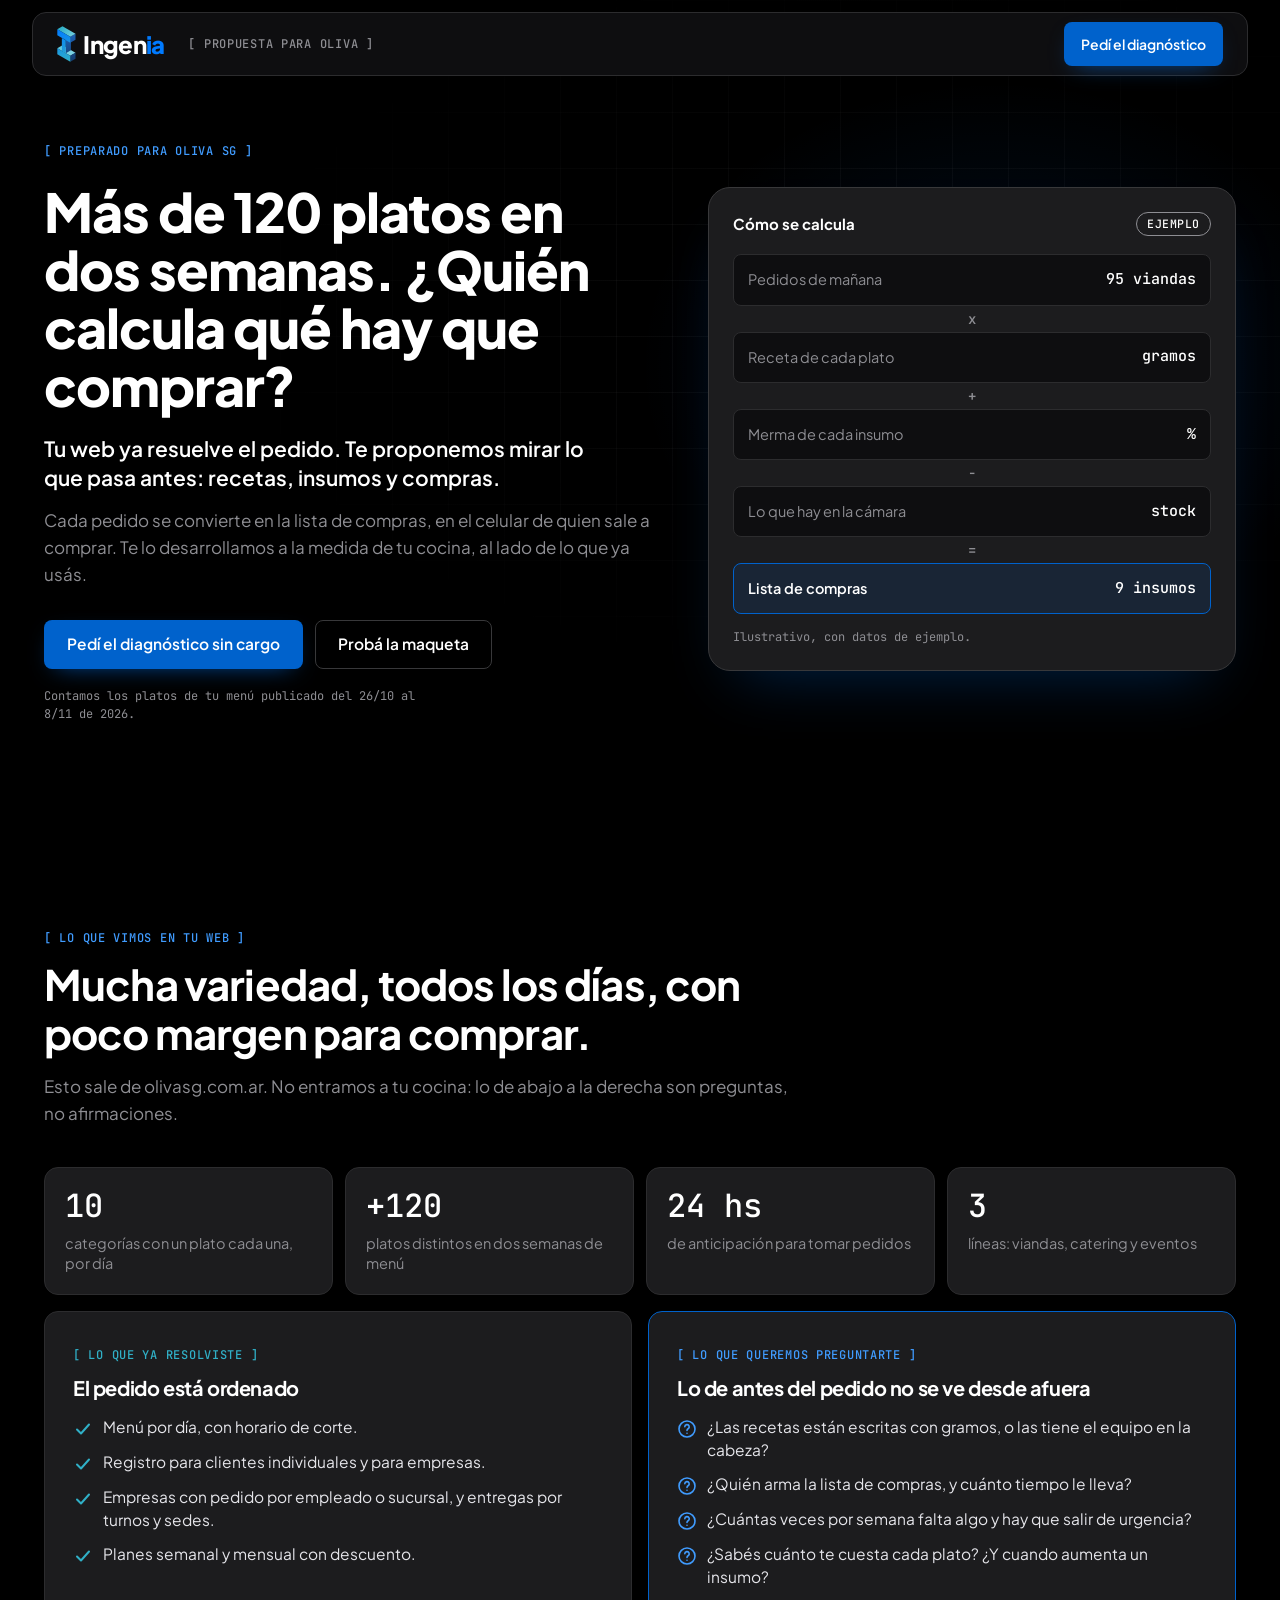
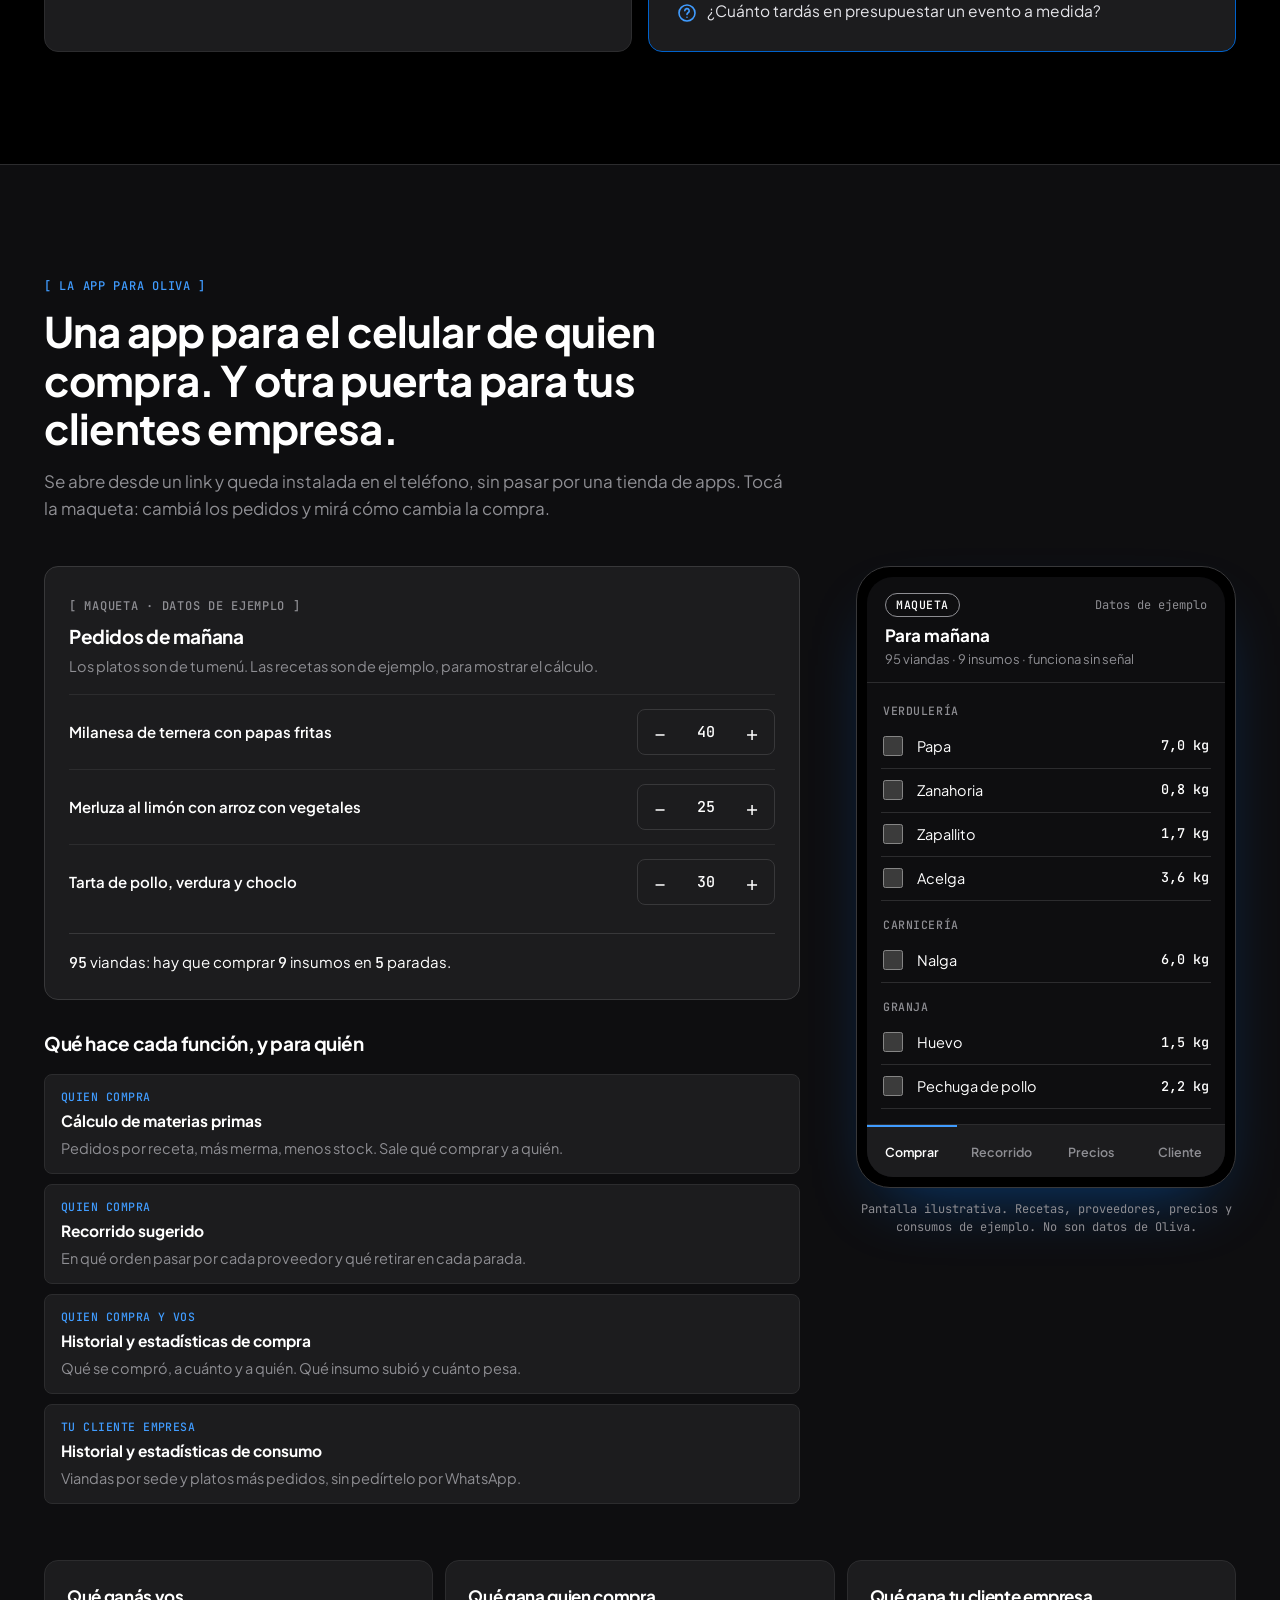
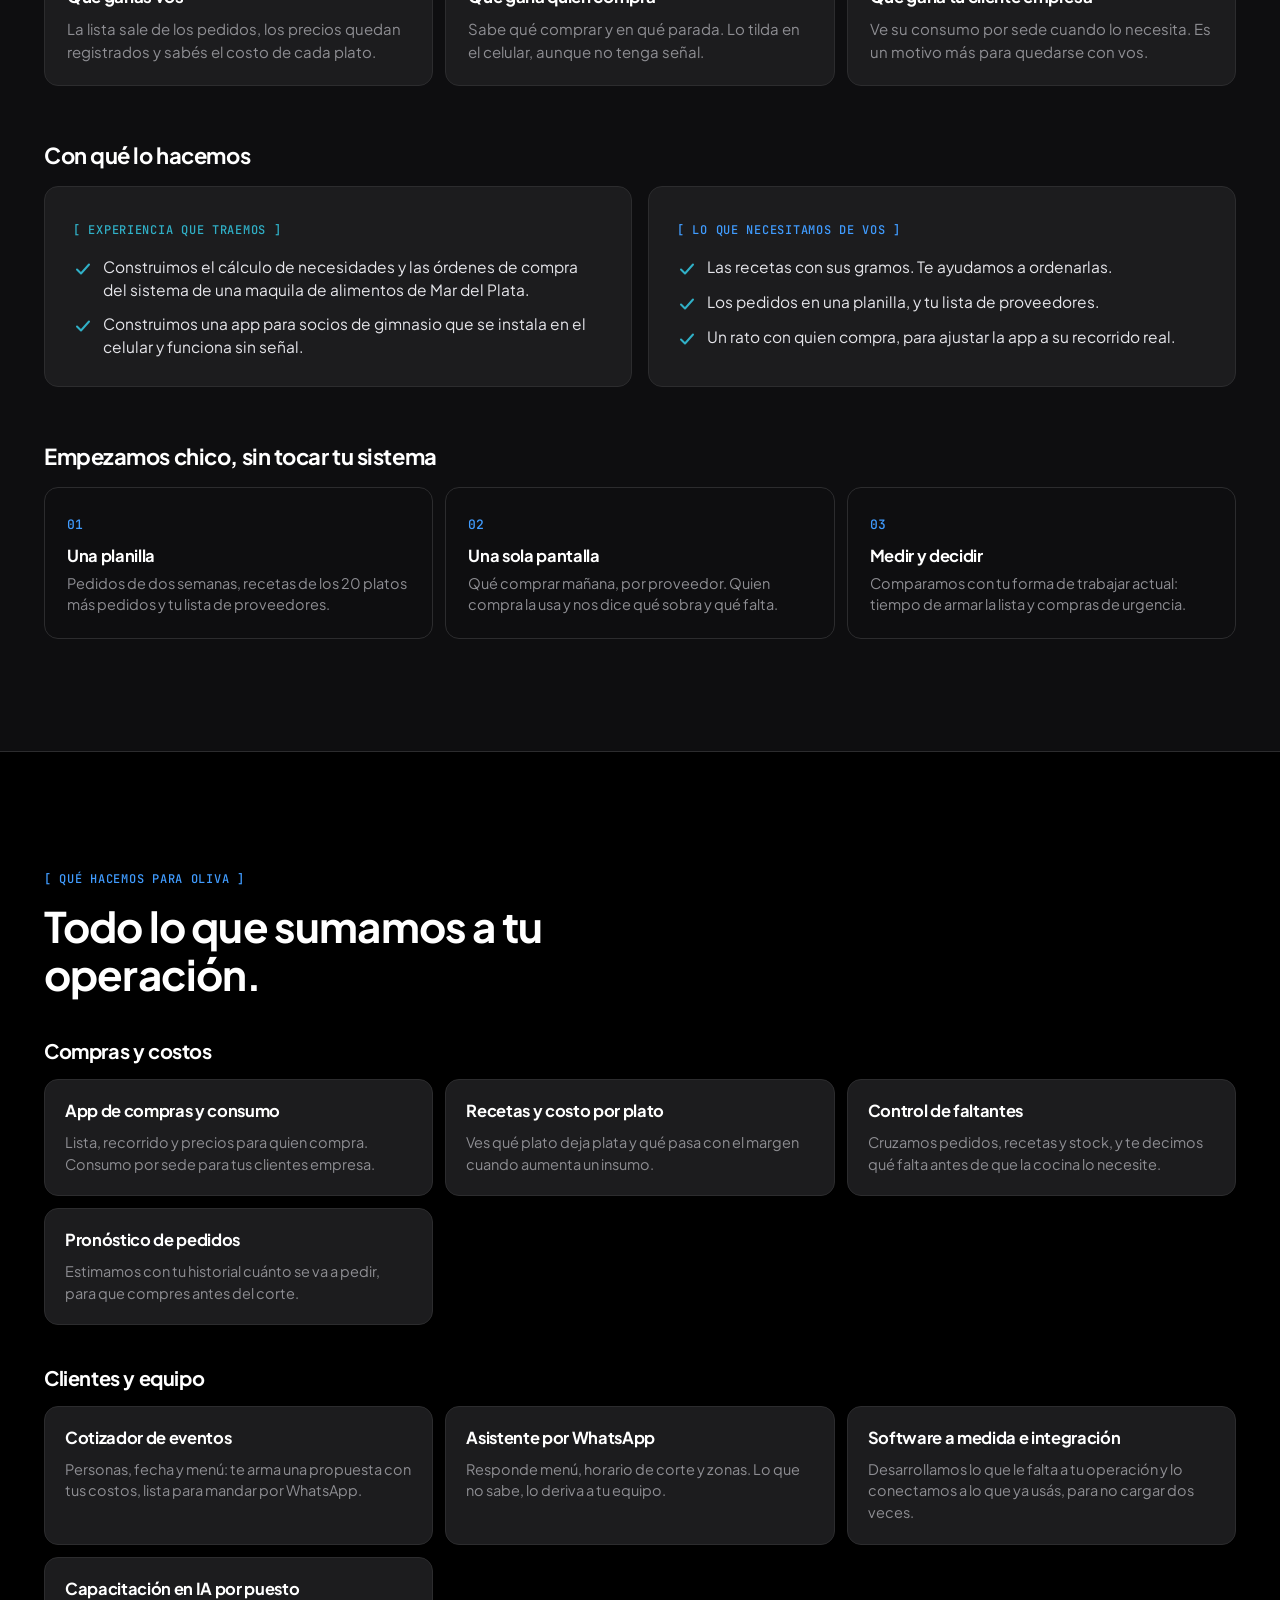
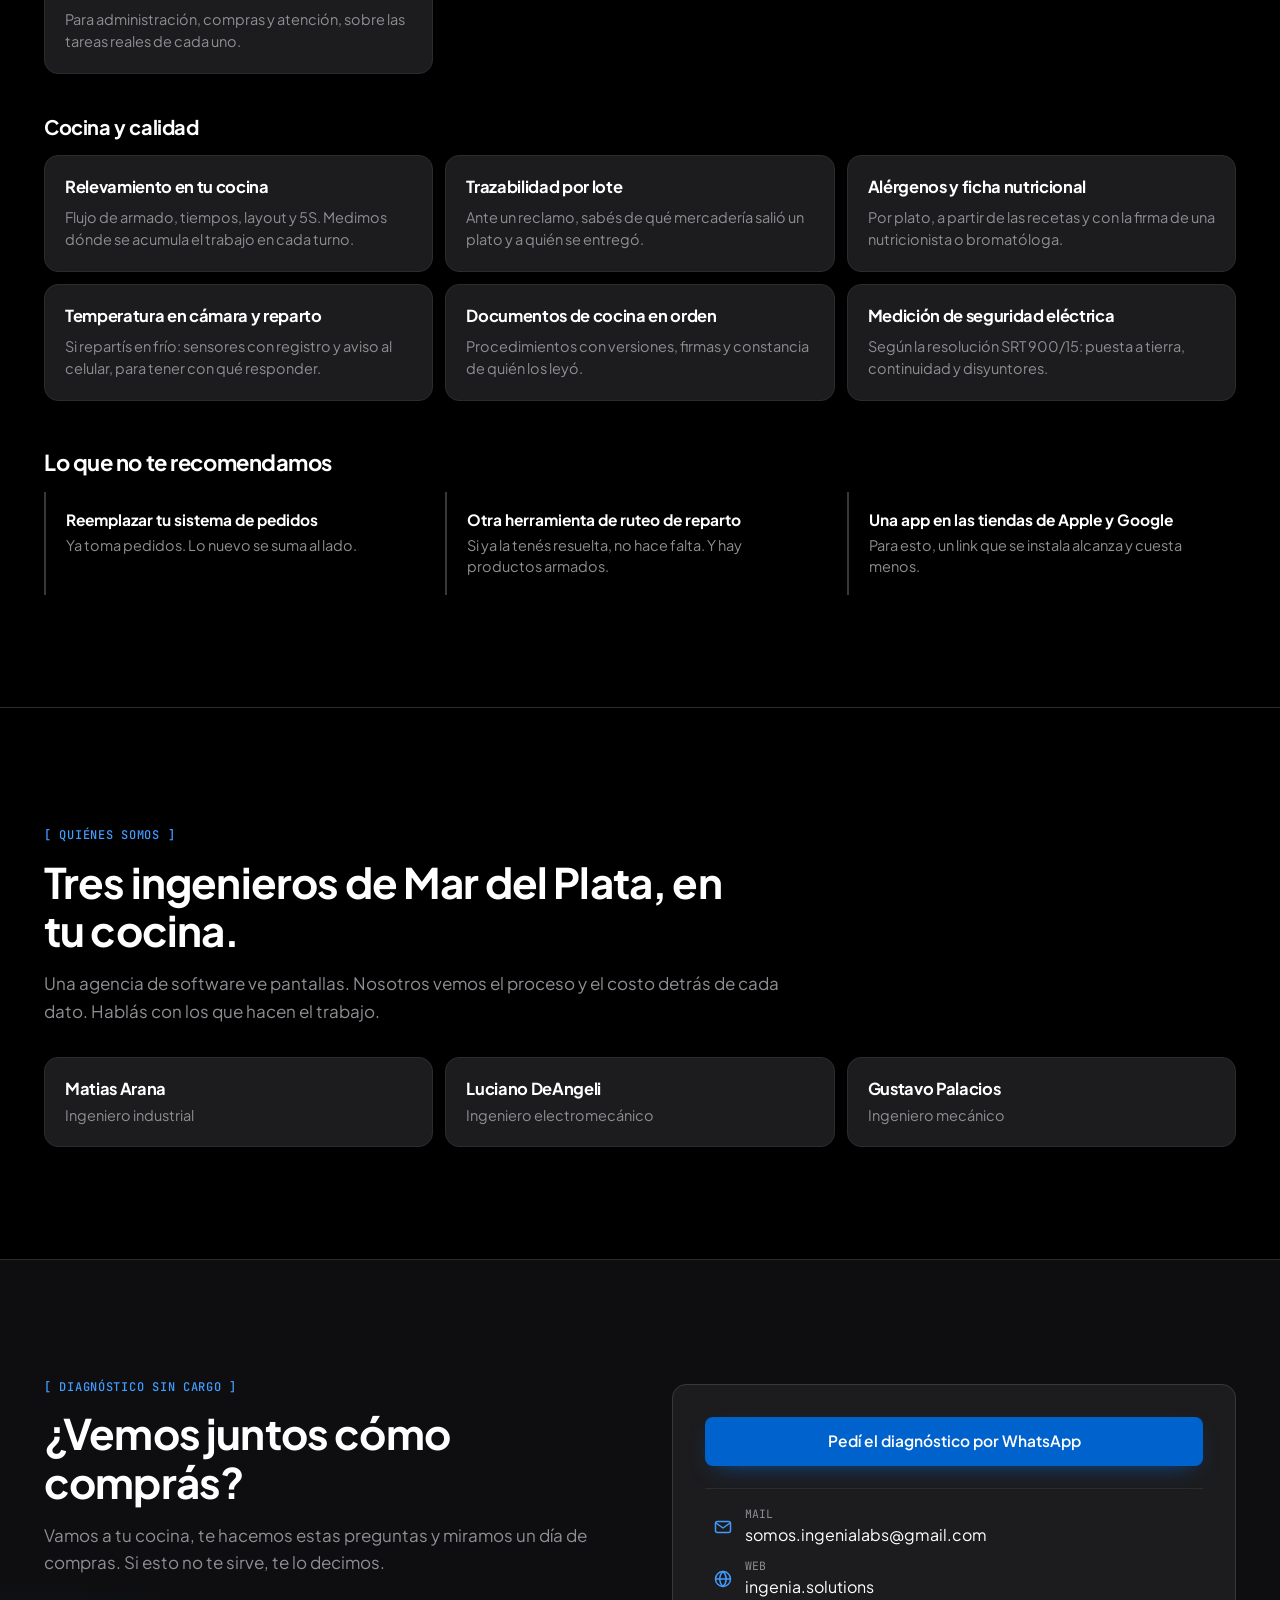
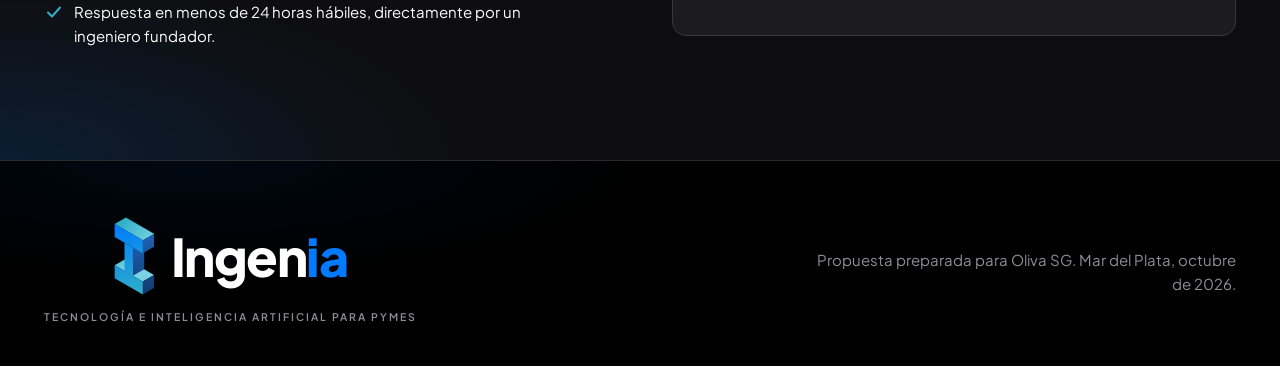
<file: olivasg/index.html>
<!doctype html>
<html lang="es-AR">
<head>
<meta charset="utf-8">
<meta name="viewport" content="width=device-width, initial-scale=1">
<title>Ingenia Solutions · Propuesta para Oliva</title>
<meta name="description" content="Para Oliva: cada pedido se convierte en la lista de compras. Recetas, costos, compras, eventos y cocina, con ingenieros en tu operación.">
<meta name="color-scheme" content="dark">
<meta name="robots" content="noindex">
<meta name="theme-color" content="#000000">
<link rel="preconnect" href="https://fonts.googleapis.com">
<link rel="preconnect" href="https://fonts.gstatic.com" crossorigin>
<link href="https://fonts.googleapis.com/css2?family=JetBrains+Mono:wght@400;500&family=Plus+Jakarta+Sans:wght@400;500;600;700;800&display=swap" rel="stylesheet">
<style>
  /* Tokens de la web oficial (ingenia.solutions), los mismos de la propuesta de consultoragyg */
  :root {
    --bg-primary: #000000;
    --bg-surface: #1C1C1E;
    --bg-surface-2: #0E0E10;
    --bg-elevated: #2C2C2E;
    --border: #2C2C2E;
    --border-strong: #38383A;
    --text: #FFFFFF;
    --text-muted: #8E8E93;
    --brand-blue: #007AFF;
    --accent-blue: #0062CC;
    --accent-blue-hover: #0051A8;
    --accent-cyan: #409CFF;
    --accent-emerald: #30B0C7;
    --font: "Plus Jakarta Sans", system-ui, -apple-system, sans-serif;
    --mono: "JetBrains Mono", "Roboto Mono", ui-monospace, monospace;
    --r-sm: 8px; --r-md: 14px; --r-lg: 22px; --r-pill: 999px;
    --ease: cubic-bezier(0.16, 1, 0.3, 1);
    --container: 1240px;
    --nav-h: 64px;
  }

  *, *::before, *::after { box-sizing: border-box; }
  html { scroll-behavior: smooth; scroll-padding-top: calc(var(--nav-h) + 24px); }
  body { margin: 0; background: var(--bg-primary); color: var(--text); font: 400 16px/1.6 var(--font); -webkit-font-smoothing: antialiased; overflow-x: hidden; }
  img, svg { display: block; max-width: 100%; }
  a { color: inherit; text-decoration: none; }
  h1, h2, h3, h4 { font-weight: 700; margin: 0; letter-spacing: -0.02em; }
  p { margin: 0; }
  ul, ol { margin: 0; padding: 0; list-style: none; }
  button { font: inherit; cursor: pointer; color: inherit; }
  :focus-visible { outline: 2px solid var(--accent-cyan); outline-offset: 3px; border-radius: 4px; }

  .container { width: 100%; max-width: var(--container); margin: 0 auto; padding: 0 24px; }
  @media (max-width: 767px) { .container { padding: 0 16px; } }

  .badge-mono { display: inline-flex; align-items: center; gap: 8px; font: 500 12px/1.5 var(--mono); letter-spacing: .06em; color: var(--text-muted); }
  .badge-mono--cyan { color: var(--accent-cyan); }
  .badge-mono--emerald { color: var(--accent-emerald); }

  .btn { display: inline-flex; align-items: center; justify-content: center; gap: 10px; min-height: 48px; border-radius: var(--r-sm); border: 1px solid transparent; font: 600 15.5px/1.2 var(--font); padding: 14px 22px; text-align: center; transition: background-color .25s var(--ease), border-color .25s var(--ease), transform .15s var(--ease); }
  .btn:active { transform: translateY(1px) scale(.99); }
  .btn--sm { min-height: 44px; padding: 9px 16px; font-size: 14px; }
  .btn--primary { background: var(--accent-blue); color: #fff; box-shadow: 0 8px 24px -12px rgba(0,122,255,.7); }
  .btn--primary:hover { background: var(--accent-blue-hover); }
  .btn--ghost { background: transparent; color: var(--text); border-color: var(--border-strong); }
  .btn--ghost:hover { border-color: var(--text-muted); background: rgba(142,142,147,.06); }

  .section { padding: 112px 0; position: relative; }
  @media (max-width: 767px) { .section { padding: 72px 0; } }
  .section--line { border-top: 1px solid var(--border); }
  .section__title { font-size: clamp(28px, 3.4vw, 42px); line-height: 1.15; max-width: 24ch; margin-top: 12px; }
  .section__lead { color: var(--text-muted); font-size: 17px; max-width: 62ch; margin-top: 16px; }
  .note { font: 400 12px/1.5 var(--mono); color: var(--text-muted); }

  .js .reveal { opacity: 0; transform: translateY(18px); transition: opacity .7s var(--ease), transform .7s var(--ease); }
  .js .reveal.is-in { opacity: 1; transform: none; }

  .st { display: inline-flex; align-items: center; min-height: 24px; padding: 2px 10px; border-radius: var(--r-pill); font: 500 11.5px/1.3 var(--mono); letter-spacing: .05em; white-space: nowrap; border: 1px solid var(--text-muted); color: var(--text); }

  /* Nav */
  .nav { position: fixed; inset: 12px 0 auto 0; z-index: 40; padding: 0 12px; }
  .nav__inner { height: var(--nav-h); display: flex; align-items: center; gap: 24px; background: rgba(18,18,20,.82); backdrop-filter: blur(14px) saturate(140%); -webkit-backdrop-filter: blur(14px) saturate(140%); border: 1px solid var(--border); border-radius: var(--r-md); max-width: calc(var(--container) - 24px); }
  .nav__badge { margin-right: auto; }
  @media (max-width: 760px) { .nav__badge { display: none; } .nav__inner { justify-content: space-between; padding: 0 12px; gap: 8px; } }

  .logo { display: inline-flex; align-items: center; gap: .32em; line-height: 1; font-weight: 800; font-size: 24px; letter-spacing: -.03em; color: var(--text); white-space: nowrap; }
  .nav .logo { min-height: 44px; }
  .logo__mark { height: 1.5em; width: auto; flex-shrink: 0; }
  .logo__ia { color: var(--brand-blue); }
  .logo--lg { font-size: clamp(38px, 5vw, 52px); }
  .logo__tagline { margin-top: 14px; font-weight: 600; font-size: 10.5px; letter-spacing: .19em; color: var(--text-muted); text-align: center; }

  /* Portada */
  .hero { position: relative; padding: calc(var(--nav-h) + 72px) 0 88px; overflow: hidden; }
  .hero__grid-bg { position: absolute; inset: 0; pointer-events: none; background-image: linear-gradient(rgba(142,142,147,.06) 1px, transparent 1px), linear-gradient(90deg, rgba(142,142,147,.06) 1px, transparent 1px); background-size: 56px 56px; mask-image: radial-gradient(ellipse 70% 60% at 70% 40%, #000 30%, transparent 75%); -webkit-mask-image: radial-gradient(ellipse 70% 60% at 70% 40%, #000 30%, transparent 75%); }
  .hero::after { content: ""; position: absolute; inset: 0; pointer-events: none; background: radial-gradient(ellipse 40% 50% at 78% 45%, rgba(0,122,255,.12), transparent 70%); }
  .hero__inner { position: relative; z-index: 1; display: grid; grid-template-columns: minmax(0, 1.15fr) minmax(0, 1fr); gap: 56px; align-items: center; }
  .hero__title { font-size: clamp(34px, 4.2vw, 54px); line-height: 1.08; font-weight: 800; margin-top: 20px; max-width: 19ch; }
  .hero__sub { font-size: clamp(18px, 1.8vw, 21px); line-height: 1.4; font-weight: 600; margin-top: 20px; max-width: 38ch; }
  .hero__lead { color: var(--text-muted); font-size: 17px; max-width: 54ch; margin-top: 14px; }
  .hero__ctas { display: flex; flex-wrap: wrap; gap: 12px; margin-top: 32px; }
  .hero__source { margin-top: 18px; max-width: 54ch; }
  @media (max-width: 1023px) { .hero__inner { grid-template-columns: minmax(0, 1fr); gap: 48px; } }
  @media (max-width: 767px) { .hero { padding: calc(var(--nav-h) + 48px) 0 64px; } .hero__ctas .btn { width: 100%; } }

  .flow { background: var(--bg-surface); border: 1px solid var(--border-strong); border-radius: var(--r-lg); padding: 24px; box-shadow: 0 30px 60px -30px rgba(0,122,255,.3); }
  .flow__head { display: flex; flex-wrap: wrap; justify-content: space-between; align-items: center; gap: 8px; margin-bottom: 18px; }
  .flow__title { font-weight: 700; font-size: 15px; }
  .flow__row { display: flex; align-items: center; justify-content: space-between; gap: 16px; padding: 13px 14px; background: var(--bg-surface-2); border: 1px solid var(--border); border-radius: var(--r-sm); }
  .flow__row span { font-size: 14.5px; color: var(--text-muted); }
  .flow__row b { font: 500 15px/1.3 var(--mono); white-space: nowrap; }
  .flow__op { font: 500 14px/1 var(--mono); color: var(--text-muted); text-align: center; padding: 6px 0; }
  .flow__row--out { background: rgba(0,122,255,.1); border-color: var(--accent-blue); }
  .flow__row--out span { color: var(--text); font-weight: 600; }
  .flow .note { margin-top: 14px; }

  /* Lo que vimos */
  .stats { display: grid; grid-template-columns: repeat(4, minmax(0, 1fr)); gap: 12px; margin-top: 40px; }
  .stat { background: var(--bg-surface); border: 1px solid var(--border); border-radius: var(--r-md); padding: 20px; }
  .stat b { display: block; font: 500 clamp(24px, 2.6vw, 32px)/1.15 var(--mono); }
  .stat span { display: block; margin-top: 8px; font-size: 14.5px; line-height: 1.4; color: var(--text-muted); }
  @media (max-width: 899px) { .stats { grid-template-columns: repeat(2, minmax(0, 1fr)); } }
  .two { display: grid; grid-template-columns: repeat(2, minmax(0, 1fr)); gap: 16px; margin-top: 16px; }
  @media (max-width: 899px) { .two { grid-template-columns: minmax(0, 1fr); } }
  .panel { background: var(--bg-surface); border: 1px solid var(--border); border-radius: var(--r-md); padding: 28px; }
  @media (max-width: 767px) { .panel { padding: 22px; } }
  .panel h3 { font-size: 20px; line-height: 1.25; margin-top: 10px; }
  .panel--ask { border-color: var(--accent-blue); }
  .ticks { margin-top: 16px; display: grid; gap: 12px; }
  .ticks li { display: grid; grid-template-columns: 20px minmax(0, 1fr); gap: 10px; font-size: 15.5px; line-height: 1.45; color: #E5E5EA; }
  .ticks svg { margin-top: 3px; color: var(--accent-emerald); }
  .panel--ask .ticks svg { color: var(--accent-cyan); }

  /* La app */
  .app { background: var(--bg-surface-2); border-block: 1px solid var(--border); }
  .app__head { display: flex; flex-wrap: wrap; align-items: center; gap: 10px; }
  .app__grid { display: grid; grid-template-columns: minmax(0, 1fr) minmax(0, 380px); gap: 56px; margin-top: 44px; align-items: start; justify-content: center; }
  @media (max-width: 899px) { .app__grid { grid-template-columns: minmax(0, 1fr); gap: 32px; } }

  .ctrl { background: var(--bg-surface); border: 1px solid var(--border-strong); border-radius: var(--r-md); padding: 24px; }
  @media (max-width: 767px) { .ctrl { padding: 18px; } }
  .ctrl h3 { font-size: 19px; margin-top: 8px; line-height: 1.25; }
  .ctrl__sub { color: var(--text-muted); font-size: 14.5px; margin-top: 6px; }
  .dish { display: grid; grid-template-columns: minmax(0, 1fr) auto; gap: 8px 14px; align-items: center; padding: 14px 0; border-top: 1px solid var(--border); }
  .dish:first-of-type { margin-top: 16px; }
  .dish__name { font-size: 15px; line-height: 1.35; font-weight: 600; }
  .stepper { display: inline-grid; grid-template-columns: 44px 48px 44px; align-items: center; border: 1px solid var(--border-strong); border-radius: var(--r-sm); overflow: hidden; }
  .stepper button { height: 44px; background: transparent; border: 0; font-size: 20px; }
  .stepper button:hover { background: var(--bg-elevated); }
  .stepper output { text-align: center; font: 500 15px/1 var(--mono); }
  .ctrl__out { margin-top: 14px; padding-top: 16px; border-top: 1px solid var(--border-strong); font-size: 15px; }
  .ctrl__out b { font-family: var(--mono); font-weight: 500; }
  .ctrl__disc { margin-top: 12px; }

  .fn-list { display: grid; gap: 10px; margin-top: 16px; }
  .fn { display: grid; gap: 4px; padding: 14px 16px; border: 1px solid var(--border); border-radius: var(--r-sm); background: var(--bg-surface); }
  .fn b { font-size: 15.5px; }
  .fn span { font-size: 14.5px; color: var(--text-muted); line-height: 1.45; }
  .fn small { font: 500 11.5px/1.4 var(--mono); color: var(--accent-cyan); letter-spacing: .04em; }
  .app__left { display: grid; gap: 28px; min-width: 0; }
  .app__left h3.sub { font-size: 19px; }

  /* Teléfono */
  .phone-wrap { position: sticky; top: calc(var(--nav-h) + 28px); min-width: 0; }
  @media (max-width: 899px) {
    .app__left { display: contents; }
    .app__left .fn-block { order: 2; }
    .phone-wrap { position: static; max-width: 380px; margin: 0 auto; width: 100%; order: 1; }
  }
  .phone { background: #000; border: 1px solid var(--border-strong); border-radius: 34px; padding: 10px; box-shadow: 0 30px 70px -30px rgba(0,122,255,.45); }
  .screen { background: var(--bg-surface-2); border-radius: 26px; overflow: hidden; display: flex; flex-direction: column; height: 600px; }
  .screen__bar { padding: 16px 18px 12px; border-bottom: 1px solid var(--border); }
  .screen__tag { display: flex; align-items: center; justify-content: space-between; gap: 8px; }
  .screen__title { font-size: 17px; font-weight: 700; margin-top: 8px; line-height: 1.25; }
  .screen__sub { font-size: 13px; color: var(--text-muted); margin-top: 2px; }
  .screen__body { flex: 1; overflow-y: auto; padding: 4px 14px 16px; min-height: 0; }
  .tabs { display: grid; grid-template-columns: repeat(4, minmax(0, 1fr)); border-top: 1px solid var(--border); background: var(--bg-surface); }
  .tabs button { min-height: 52px; background: transparent; border: 0; font-size: 12.5px; font-weight: 600; color: var(--text-muted); padding: 4px 2px; border-top: 2px solid transparent; }
  .tabs button[aria-selected="true"] { color: var(--text); border-top-color: var(--accent-cyan); }
  .grp { font: 500 11.5px/1.4 var(--mono); letter-spacing: .05em; color: var(--text-muted); padding: 16px 2px 6px; }
  .buy { display: grid; grid-template-columns: 26px minmax(0, 1fr) auto; gap: 8px; align-items: center; min-height: 44px; padding: 4px 2px; border-bottom: 1px solid var(--border); cursor: pointer; font-size: 14.5px; }
  .buy input { width: 20px; height: 20px; accent-color: var(--accent-blue); margin: 0; }
  .buy b { font: 500 13.5px/1 var(--mono); }
  .buy input:checked ~ span, .buy input:checked ~ b { text-decoration: line-through; color: var(--text-muted); }
  .covered { color: var(--text-muted); font-size: 13.5px; padding: 14px 2px 0; line-height: 1.4; }
  .stop { display: grid; grid-template-columns: 32px minmax(0, 1fr); gap: 12px; padding-bottom: 18px; position: relative; }
  .stop:not(:last-child)::before { content: ""; position: absolute; left: 15px; top: 32px; bottom: 0; width: 2px; background: var(--border-strong); }
  .stop__n { width: 32px; height: 32px; border-radius: 50%; display: grid; place-items: center; background: var(--bg-elevated); font: 500 13px/1 var(--mono); }
  .stop__n--end { background: var(--accent-blue); }
  .stop b { display: block; font-size: 15px; line-height: 1.3; }
  .stop div span { display: block; font-size: 13.5px; color: var(--text-muted); line-height: 1.4; margin-top: 2px; }
  .route { padding-top: 14px; }
  .mini-card { background: var(--bg-surface); border: 1px solid var(--border); border-radius: var(--r-sm); padding: 14px; margin-top: 12px; }
  .mini-card h4 { font-size: 14.5px; line-height: 1.3; }
  .mini-card .chart { margin-top: 10px; }
  .chart svg { width: 100%; height: auto; }
  .readout { font-size: 13px; color: var(--text-muted); margin-top: 8px; min-height: 2.8em; line-height: 1.4; }
  .row { display: flex; justify-content: space-between; align-items: center; gap: 10px; min-height: 40px; padding: 6px 0; font-size: 14px; line-height: 1.35; border-bottom: 1px solid var(--border); }
  .row:last-child { border-bottom: 0; }
  .row span { color: var(--text-muted); font-size: 13.5px; }
  .row b { font: 500 13.5px/1 var(--mono); font-weight: 500; white-space: nowrap; }
  .tiles { display: grid; grid-template-columns: repeat(2, minmax(0, 1fr)); gap: 8px; margin-top: 12px; }
  .tile { background: var(--bg-surface); border: 1px solid var(--border); border-radius: var(--r-sm); padding: 12px; }
  .tile b { display: block; font: 500 22px/1.15 var(--mono); }
  .tile span { display: block; font-size: 12.5px; color: var(--text-muted); margin-top: 4px; line-height: 1.3; }
  .phone-note { margin-top: 12px; text-align: center; }

  /* Beneficios */
  .gains { display: grid; grid-template-columns: repeat(3, minmax(0, 1fr)); gap: 12px; margin-top: 56px; }
  .gain { padding: 22px; background: var(--bg-surface); border: 1px solid var(--border); border-radius: var(--r-md); }
  .gain h3 { font-size: 17px; }
  .gain p { font-size: 15px; color: var(--text-muted); margin-top: 8px; line-height: 1.5; }
  @media (max-width: 899px) { .gains { grid-template-columns: minmax(0, 1fr); } }
  .steps { display: grid; grid-template-columns: repeat(3, minmax(0, 1fr)); gap: 12px; margin-top: 16px; counter-reset: s; }
  .step { padding: 22px; border: 1px solid var(--border); border-radius: var(--r-md); }
  .step b { font: 500 13px/1 var(--mono); color: var(--accent-cyan); }
  .step h4 { font-size: 16.5px; margin-top: 10px; line-height: 1.3; }
  .step p { font-size: 14.5px; color: var(--text-muted); margin-top: 6px; line-height: 1.5; }
  @media (max-width: 899px) { .steps { grid-template-columns: minmax(0, 1fr); } }
  .subhead { font-size: 22px; line-height: 1.25; margin-top: 56px; }

  /* Soluciones */
  .sol-group { margin-top: 40px; }
  .sol-group__title { font-size: 20px; line-height: 1.25; }
  .sols { display: grid; grid-template-columns: repeat(3, minmax(0, 1fr)); gap: 12px; margin-top: 16px; }
  @media (max-width: 1023px) { .sols { grid-template-columns: repeat(2, minmax(0, 1fr)); } }
  @media (max-width: 680px) { .sols { grid-template-columns: minmax(0, 1fr); } }
  .sol { padding: 20px; background: var(--bg-surface); border: 1px solid var(--border); border-radius: var(--r-md); display: flex; flex-direction: column; gap: 10px; align-items: flex-start; }
  .sol h4 { font-size: 16.5px; line-height: 1.3; }
  .sol p { font-size: 14.5px; line-height: 1.5; color: var(--text-muted); }

  .no { margin-top: 48px; }
  .no ul { display: grid; grid-template-columns: repeat(3, minmax(0, 1fr)); gap: 12px; margin-top: 16px; }
  .no li { padding: 18px 20px; border-left: 2px solid var(--border-strong); }
  .no b { display: block; font-size: 15.5px; line-height: 1.35; }
  .no span { display: block; color: var(--text-muted); font-size: 14.5px; margin-top: 4px; line-height: 1.45; }
  @media (max-width: 899px) { .no ul { grid-template-columns: minmax(0, 1fr); } }

  /* Equipo */
  .proofs { display: grid; grid-template-columns: repeat(2, minmax(0, 1fr)); gap: 12px; margin-top: 40px; }
  @media (max-width: 767px) { .proofs { grid-template-columns: minmax(0, 1fr); } }
  .team { display: grid; grid-template-columns: repeat(3, minmax(0, 1fr)); gap: 12px; margin-top: 12px; }
  @media (max-width: 767px) { .team { grid-template-columns: minmax(0, 1fr); } }
  .eng { padding: 18px 20px; background: var(--bg-surface); border: 1px solid var(--border); border-radius: var(--r-md); }
  .eng h3 { font-size: 16.5px; }
  .eng span { color: var(--text-muted); font-size: 14.5px; }

  /* Contacto */
  .booking { background: radial-gradient(ellipse 60% 60% at 0% 100%, rgba(0,122,255,.14), transparent 60%), var(--bg-surface-2); border-top: 1px solid var(--border); }
  .booking__inner { display: grid; grid-template-columns: minmax(0, 1fr) minmax(0, 1fr); gap: 64px; align-items: center; }
  @media (max-width: 899px) { .booking__inner { grid-template-columns: minmax(0, 1fr); gap: 32px; } }
  .booking__guarantee { display: flex; align-items: flex-start; gap: 10px; margin-top: 24px; font-size: 15px; max-width: 46ch; }
  .booking__guarantee svg { color: var(--accent-emerald); flex: none; margin-top: 2px; }
  .booking__card { background: var(--bg-surface); border: 1px solid var(--border-strong); border-radius: var(--r-md); padding: 32px; display: grid; gap: 8px; }
  @media (max-width: 767px) { .booking__card { padding: 22px; } }
  .booking__card .btn { width: 100%; white-space: normal; }
  .contact-links { display: grid; gap: 4px; margin-top: 14px; padding-top: 14px; border-top: 1px solid var(--border); }
  .contact-links a { display: flex; align-items: center; gap: 12px; min-height: 48px; padding: 0 8px; border-radius: var(--r-sm); overflow-wrap: anywhere; }
  .contact-links a:hover { background: rgba(142,142,147,.08); }
  .contact-links a svg { color: var(--accent-cyan); flex: none; }
  .contact-links small { display: block; font: 400 11.5px/1.3 var(--mono); color: var(--text-muted); }

  .footer { border-top: 1px solid var(--border); padding: 56px 0 40px; background: radial-gradient(ellipse 50% 80% at 15% 0%, rgba(0,122,255,.07), transparent 70%); }
  .footer__inner { display: grid; grid-template-columns: auto 1fr; gap: 12px 48px; align-items: center; }
  .footer__brand { display: flex; flex-direction: column; align-items: center; }
  .footer__tagline { color: var(--text-muted); font-size: 15px; justify-self: end; text-align: right; max-width: 40ch; }
  @media (max-width: 767px) { .footer__inner { grid-template-columns: 1fr; justify-items: center; gap: 20px; } .footer__tagline { justify-self: center; text-align: center; } }

  @media (prefers-reduced-motion: reduce) {
    html { scroll-behavior: auto; }
    *, *::before, *::after { animation: none !important; transition-duration: .01ms !important; transition-delay: 0s !important; }
    .js .reveal { opacity: 1; transform: none; }
  }
</style>
</head>
<body>

<header class="nav" id="nav">
  <div class="nav__inner container">
    <a href="#top" class="logo" aria-label="Ingenia Solutions, inicio">
      <!-- Logo oficial: el mismo isotipo y texto de la web (brand/assets) -->
      <svg class="logo__mark" viewBox="-22 -101 75 144" aria-hidden="true" focusable="false">
        <defs>
          <linearGradient id="iso2-front" gradientUnits="userSpaceOnUse" x1="-21" y1="-88" x2="31" y2="42"><stop offset="0" stop-color="#007AFF"/><stop offset="1" stop-color="#30B0C7"/></linearGradient>
          <linearGradient id="iso2-top" gradientUnits="userSpaceOnUse" x1="0" y1="-100" x2="52" y2="-58"><stop offset="0" stop-color="#30B0C7"/><stop offset="1" stop-color="#7AD3E3"/></linearGradient>
          <linearGradient id="iso2-side" gradientUnits="userSpaceOnUse" x1="31" y1="-70" x2="52" y2="42"><stop offset="0" stop-color="#1E63B8"/><stop offset="1" stop-color="#123A6B"/></linearGradient>
        </defs><polygon points="-20.78,-12 31.18,18 51.96,6 0,-24" fill="url(#iso2-top)"/><polygon points="31.18,42 51.96,30 51.96,6 31.18,18" fill="url(#iso2-side)"/><polygon points="-20.78,12 31.18,42 31.18,18 -20.78,-12" fill="url(#iso2-front)"/><polygon points="12.99,7.5 33.77,-4.5 33.77,-56.5 12.99,-44.5" fill="url(#iso2-side)"/><polygon points="-2.6,-1.5 12.99,7.5 12.99,-44.5 -2.6,-53.5" fill="url(#iso2-front)"/><polygon points="31.18,-34 51.96,-46 51.96,-70 31.18,-58" fill="url(#iso2-side)"/><polygon points="-20.78,-88 31.18,-58 51.96,-70 0,-100" fill="url(#iso2-top)"/><polygon points="-20.78,-64 31.18,-34 31.18,-58 -20.78,-88" fill="url(#iso2-front)"/>
      </svg>
      <span aria-hidden="true">Ingen<span class="logo__ia">ia</span></span>
    </a>
    <span class="badge-mono nav__badge">[ PROPUESTA PARA OLIVA ]</span>
    <a href="#contacto" class="btn btn--primary btn--sm">Pedí el diagnóstico</a>
  </div>
</header>

<main id="top">
  <!-- Portada -->
  <section class="hero" aria-labelledby="hero-title">
    <div class="hero__grid-bg" aria-hidden="true"></div>
    <div class="container hero__inner">
      <div>
        <span class="badge-mono badge-mono--cyan reveal">[ PREPARADO PARA OLIVA SG ]</span>
        <h1 class="hero__title reveal" id="hero-title">Más de 120 platos en dos semanas. ¿Quién calcula qué hay que comprar?</h1>
        <p class="hero__sub reveal">Tu web ya resuelve el pedido. Te proponemos mirar lo que pasa antes: recetas, insumos y compras.</p>
        <p class="hero__lead reveal">Cada pedido se convierte en la lista de compras, en el celular de quien sale a comprar. Te lo desarrollamos a la medida de tu cocina, al lado de lo que ya usás.</p>
        <div class="hero__ctas reveal">
          <a class="btn btn--primary" href="#contacto">Pedí el diagnóstico sin cargo</a>
          <a class="btn btn--ghost" href="#app">Probá la maqueta</a>
        </div>
        <p class="note hero__source reveal">Contamos los platos de tu menú publicado del 26/10 al 8/11 de 2026.</p>
      </div>

      <div class="flow reveal" role="img" aria-label="Ejemplo ilustrativo del cálculo: pedidos de mañana, por recetas, más merma, menos stock, da los insumos a comprar.">
        <div class="flow__head">
          <span class="flow__title">Cómo se calcula</span>
          <span class="st">EJEMPLO</span>
        </div>
        <div class="flow__row"><span>Pedidos de mañana</span><b><span data-total style="color:inherit;font:inherit">95</span> viandas</b></div>
        <div class="flow__op" aria-hidden="true">x</div>
        <div class="flow__row"><span>Receta de cada plato</span><b>gramos</b></div>
        <div class="flow__op" aria-hidden="true">+</div>
        <div class="flow__row"><span>Merma de cada insumo</span><b>%</b></div>
        <div class="flow__op" aria-hidden="true">-</div>
        <div class="flow__row"><span>Lo que hay en la cámara</span><b>stock</b></div>
        <div class="flow__op" aria-hidden="true">=</div>
        <div class="flow__row flow__row--out"><span>Lista de compras</span><b><span data-items style="color:inherit;font:inherit;font-weight:500">9</span> insumos</b></div>
        <p class="note">Ilustrativo, con datos de ejemplo.</p>
      </div>
    </div>
  </section>

  <!-- Lo que vimos -->
  <section class="section" id="vimos" aria-labelledby="vimos-title">
    <div class="container">
      <span class="badge-mono badge-mono--cyan reveal">[ LO QUE VIMOS EN TU WEB ]</span>
      <h2 class="section__title reveal" id="vimos-title">Mucha variedad, todos los días, con poco margen para comprar.</h2>
      <p class="section__lead reveal">Esto sale de olivasg.com.ar. No entramos a tu cocina: lo de abajo a la derecha son preguntas, no afirmaciones.</p>

      <div class="stats reveal">
        <div class="stat"><b>10</b><span>categorías con un plato cada una, por día</span></div>
        <div class="stat"><b>+120</b><span>platos distintos en dos semanas de menú</span></div>
        <div class="stat"><b>24 hs</b><span>de anticipación para tomar pedidos</span></div>
        <div class="stat"><b>3</b><span>líneas: viandas, catering y eventos</span></div>
      </div>

      <div class="two">
        <div class="panel reveal">
          <span class="badge-mono badge-mono--emerald">[ LO QUE YA RESOLVISTE ]</span>
          <h3>El pedido está ordenado</h3>
          <ul class="ticks">
            <li><svg width="20" height="20" viewBox="0 0 20 20" fill="none" aria-hidden="true"><path d="M4 10.5l4 4 8-9" stroke="currentColor" stroke-width="2" stroke-linecap="round" stroke-linejoin="round"/></svg><span>Menú por día, con horario de corte.</span></li>
            <li><svg width="20" height="20" viewBox="0 0 20 20" fill="none" aria-hidden="true"><path d="M4 10.5l4 4 8-9" stroke="currentColor" stroke-width="2" stroke-linecap="round" stroke-linejoin="round"/></svg><span>Registro para clientes individuales y para empresas.</span></li>
            <li><svg width="20" height="20" viewBox="0 0 20 20" fill="none" aria-hidden="true"><path d="M4 10.5l4 4 8-9" stroke="currentColor" stroke-width="2" stroke-linecap="round" stroke-linejoin="round"/></svg><span>Empresas con pedido por empleado o sucursal, y entregas por turnos y sedes.</span></li>
            <li><svg width="20" height="20" viewBox="0 0 20 20" fill="none" aria-hidden="true"><path d="M4 10.5l4 4 8-9" stroke="currentColor" stroke-width="2" stroke-linecap="round" stroke-linejoin="round"/></svg><span>Planes semanal y mensual con descuento.</span></li>
          </ul>
        </div>
        <div class="panel panel--ask reveal">
          <span class="badge-mono badge-mono--cyan">[ LO QUE QUEREMOS PREGUNTARTE ]</span>
          <h3>Lo de antes del pedido no se ve desde afuera</h3>
          <ul class="ticks">
            <li><svg width="20" height="20" viewBox="0 0 20 20" fill="none" aria-hidden="true"><circle cx="10" cy="10" r="8" stroke="currentColor" stroke-width="1.6"/><path d="M7.8 7.8a2.2 2.2 0 1 1 3.3 1.9c-.7.4-1.1.9-1.1 1.7M10 14.2v.1" stroke="currentColor" stroke-width="1.6" stroke-linecap="round"/></svg><span>¿Las recetas están escritas con gramos, o las tiene el equipo en la cabeza?</span></li>
            <li><svg width="20" height="20" viewBox="0 0 20 20" fill="none" aria-hidden="true"><circle cx="10" cy="10" r="8" stroke="currentColor" stroke-width="1.6"/><path d="M7.8 7.8a2.2 2.2 0 1 1 3.3 1.9c-.7.4-1.1.9-1.1 1.7M10 14.2v.1" stroke="currentColor" stroke-width="1.6" stroke-linecap="round"/></svg><span>¿Quién arma la lista de compras, y cuánto tiempo le lleva?</span></li>
            <li><svg width="20" height="20" viewBox="0 0 20 20" fill="none" aria-hidden="true"><circle cx="10" cy="10" r="8" stroke="currentColor" stroke-width="1.6"/><path d="M7.8 7.8a2.2 2.2 0 1 1 3.3 1.9c-.7.4-1.1.9-1.1 1.7M10 14.2v.1" stroke="currentColor" stroke-width="1.6" stroke-linecap="round"/></svg><span>¿Cuántas veces por semana falta algo y hay que salir de urgencia?</span></li>
            <li><svg width="20" height="20" viewBox="0 0 20 20" fill="none" aria-hidden="true"><circle cx="10" cy="10" r="8" stroke="currentColor" stroke-width="1.6"/><path d="M7.8 7.8a2.2 2.2 0 1 1 3.3 1.9c-.7.4-1.1.9-1.1 1.7M10 14.2v.1" stroke="currentColor" stroke-width="1.6" stroke-linecap="round"/></svg><span>¿Sabés cuánto te cuesta cada plato? ¿Y cuando aumenta un insumo?</span></li>
            <li><svg width="20" height="20" viewBox="0 0 20 20" fill="none" aria-hidden="true"><circle cx="10" cy="10" r="8" stroke="currentColor" stroke-width="1.6"/><path d="M7.8 7.8a2.2 2.2 0 1 1 3.3 1.9c-.7.4-1.1.9-1.1 1.7M10 14.2v.1" stroke="currentColor" stroke-width="1.6" stroke-linecap="round"/></svg><span>¿Cuánto tardás en presupuestar un evento a medida?</span></li>
          </ul>
        </div>
      </div>
    </div>
  </section>

  <!-- La app -->
  <section class="section app" id="app" aria-labelledby="app-title">
    <div class="container">
      <div class="app__head reveal">
        <span class="badge-mono badge-mono--cyan">[ LA APP PARA OLIVA ]</span>
      </div>
      <h2 class="section__title reveal" id="app-title">Una app para el celular de quien compra. Y otra puerta para tus clientes empresa.</h2>
      <p class="section__lead reveal">Se abre desde un link y queda instalada en el teléfono, sin pasar por una tienda de apps. Tocá la maqueta: cambiá los pedidos y mirá cómo cambia la compra.</p>

      <div class="app__grid">
        <div class="app__left">
          <div class="ctrl reveal">
            <span class="badge-mono">[ MAQUETA · DATOS DE EJEMPLO ]</span>
            <h3>Pedidos de mañana</h3>
            <p class="ctrl__sub">Los platos son de tu menú. Las recetas son de ejemplo, para mostrar el cálculo.</p>
            <div id="dishes"></div>
            <p class="ctrl__out" aria-live="polite"><b data-total>95</b> viandas: hay que comprar <b data-items>9</b> insumos en <b data-stops>5</b> paradas.</p>
          </div>

          <div class="reveal fn-block">
            <h3 class="sub">Qué hace cada función, y para quién</h3>
            <ul class="fn-list">
              <li class="fn"><small>QUIEN COMPRA</small><b>Cálculo de materias primas</b><span>Pedidos por receta, más merma, menos stock. Sale qué comprar y a quién.</span></li>
              <li class="fn"><small>QUIEN COMPRA</small><b>Recorrido sugerido</b><span>En qué orden pasar por cada proveedor y qué retirar en cada parada.</span></li>
              <li class="fn"><small>QUIEN COMPRA Y VOS</small><b>Historial y estadísticas de compra</b><span>Qué se compró, a cuánto y a quién. Qué insumo subió y cuánto pesa.</span></li>
              <li class="fn"><small>TU CLIENTE EMPRESA</small><b>Historial y estadísticas de consumo</b><span>Viandas por sede y platos más pedidos, sin pedírtelo por WhatsApp.</span></li>
            </ul>
          </div>
        </div>

        <div class="phone-wrap reveal">
          <div class="phone">
            <div class="screen">
              <div class="screen__bar">
                <div class="screen__tag"><span class="st">MAQUETA</span><span class="note">Datos de ejemplo</span></div>
                <p class="screen__title" id="screen-title">Para mañana</p>
                <p class="screen__sub" id="screen-sub"></p>
              </div>
              <div class="screen__body" id="screen-body" role="tabpanel" tabindex="0" aria-labelledby="tab-comprar"></div>
              <div class="tabs" role="tablist" aria-label="Pantallas de la maqueta">
                <button role="tab" id="tab-comprar" aria-selected="true" data-tab="comprar">Comprar</button>
                <button role="tab" id="tab-recorrido" aria-selected="false" tabindex="-1" data-tab="recorrido">Recorrido</button>
                <button role="tab" id="tab-precios" aria-selected="false" tabindex="-1" data-tab="precios">Precios</button>
                <button role="tab" id="tab-cliente" aria-selected="false" tabindex="-1" data-tab="cliente">Cliente</button>
              </div>
            </div>
          </div>
          <p class="note phone-note">Pantalla ilustrativa. Recetas, proveedores, precios y consumos de ejemplo. No son datos de Oliva.</p>
        </div>
      </div>

      <div class="gains">
        <div class="gain reveal"><h3>Qué ganás vos</h3><p>La lista sale de los pedidos, los precios quedan registrados y sabés el costo de cada plato.</p></div>
        <div class="gain reveal"><h3>Qué gana quien compra</h3><p>Sabe qué comprar y en qué parada. Lo tilda en el celular, aunque no tenga señal.</p></div>
        <div class="gain reveal"><h3>Qué gana tu cliente empresa</h3><p>Ve su consumo por sede cuando lo necesita. Es un motivo más para quedarse con vos.</p></div>
      </div>

      <h3 class="subhead reveal">Con qué lo hacemos</h3>
      <div class="two">
        <div class="panel reveal">
          <span class="badge-mono badge-mono--emerald">[ EXPERIENCIA QUE TRAEMOS ]</span>
          <ul class="ticks">
            <li><svg width="20" height="20" viewBox="0 0 20 20" fill="none" aria-hidden="true"><path d="M4 10.5l4 4 8-9" stroke="currentColor" stroke-width="2" stroke-linecap="round" stroke-linejoin="round"/></svg><span>Construimos el cálculo de necesidades y las órdenes de compra del sistema de una maquila de alimentos de Mar del Plata.</span></li>
            <li><svg width="20" height="20" viewBox="0 0 20 20" fill="none" aria-hidden="true"><path d="M4 10.5l4 4 8-9" stroke="currentColor" stroke-width="2" stroke-linecap="round" stroke-linejoin="round"/></svg><span>Construimos una app para socios de gimnasio que se instala en el celular y funciona sin señal.</span></li>
          </ul>
        </div>
        <div class="panel reveal">
          <span class="badge-mono badge-mono--cyan">[ LO QUE NECESITAMOS DE VOS ]</span>
          <ul class="ticks">
            <li><svg width="20" height="20" viewBox="0 0 20 20" fill="none" aria-hidden="true"><path d="M4 10.5l4 4 8-9" stroke="currentColor" stroke-width="2" stroke-linecap="round" stroke-linejoin="round"/></svg><span>Las recetas con sus gramos. Te ayudamos a ordenarlas.</span></li>
            <li><svg width="20" height="20" viewBox="0 0 20 20" fill="none" aria-hidden="true"><path d="M4 10.5l4 4 8-9" stroke="currentColor" stroke-width="2" stroke-linecap="round" stroke-linejoin="round"/></svg><span>Los pedidos en una planilla, y tu lista de proveedores.</span></li>
            <li><svg width="20" height="20" viewBox="0 0 20 20" fill="none" aria-hidden="true"><path d="M4 10.5l4 4 8-9" stroke="currentColor" stroke-width="2" stroke-linecap="round" stroke-linejoin="round"/></svg><span>Un rato con quien compra, para ajustar la app a su recorrido real.</span></li>
          </ul>
        </div>
      </div>

      <h3 class="subhead reveal">Empezamos chico, sin tocar tu sistema</h3>
      <ol class="steps">
        <li class="step reveal"><b>01</b><h4>Una planilla</h4><p>Pedidos de dos semanas, recetas de los 20 platos más pedidos y tu lista de proveedores.</p></li>
        <li class="step reveal"><b>02</b><h4>Una sola pantalla</h4><p>Qué comprar mañana, por proveedor. Quien compra la usa y nos dice qué sobra y qué falta.</p></li>
        <li class="step reveal"><b>03</b><h4>Medir y decidir</h4><p>Comparamos con tu forma de trabajar actual: tiempo de armar la lista y compras de urgencia.</p></li>
      </ol>
    </div>
  </section>

  <!-- Soluciones -->
  <section class="section" id="soluciones" aria-labelledby="sol-title">
    <div class="container">
      <span class="badge-mono badge-mono--cyan reveal">[ QUÉ HACEMOS PARA OLIVA ]</span>
      <h2 class="section__title reveal" id="sol-title">Todo lo que sumamos a tu operación.</h2>

      <div class="sol-group">
        <h3 class="reveal sol-group__title">Compras y costos</h3>
        <div class="sols">
          <article class="sol reveal"><h4>App de compras y consumo</h4><p>Lista, recorrido y precios para quien compra. Consumo por sede para tus clientes empresa.</p></article>
          <article class="sol reveal"><h4>Recetas y costo por plato</h4><p>Ves qué plato deja plata y qué pasa con el margen cuando aumenta un insumo.</p></article>
          <article class="sol reveal"><h4>Control de faltantes</h4><p>Cruzamos pedidos, recetas y stock, y te decimos qué falta antes de que la cocina lo necesite.</p></article>
          <article class="sol reveal"><h4>Pronóstico de pedidos</h4><p>Estimamos con tu historial cuánto se va a pedir, para que compres antes del corte.</p></article>
        </div>
      </div>

      <div class="sol-group">
        <h3 class="reveal sol-group__title">Clientes y equipo</h3>
        <div class="sols">
          <article class="sol reveal"><h4>Cotizador de eventos</h4><p>Personas, fecha y menú: te arma una propuesta con tus costos, lista para mandar por WhatsApp.</p></article>
          <article class="sol reveal"><h4>Asistente por WhatsApp</h4><p>Responde menú, horario de corte y zonas. Lo que no sabe, lo deriva a tu equipo.</p></article>
          <article class="sol reveal"><h4>Software a medida e integración</h4><p>Desarrollamos lo que le falta a tu operación y lo conectamos a lo que ya usás, para no cargar dos veces.</p></article>
          <article class="sol reveal"><h4>Capacitación en IA por puesto</h4><p>Para administración, compras y atención, sobre las tareas reales de cada uno.</p></article>
        </div>
      </div>

      <div class="sol-group">
        <h3 class="reveal sol-group__title">Cocina y calidad</h3>
        <div class="sols">
          <article class="sol reveal"><h4>Relevamiento en tu cocina</h4><p>Flujo de armado, tiempos, layout y 5S. Medimos dónde se acumula el trabajo en cada turno.</p></article>
          <article class="sol reveal"><h4>Trazabilidad por lote</h4><p>Ante un reclamo, sabés de qué mercadería salió un plato y a quién se entregó.</p></article>
          <article class="sol reveal"><h4>Alérgenos y ficha nutricional</h4><p>Por plato, a partir de las recetas y con la firma de una nutricionista o bromatóloga.</p></article>
          <article class="sol reveal"><h4>Temperatura en cámara y reparto</h4><p>Si repartís en frío: sensores con registro y aviso al celular, para tener con qué responder.</p></article>
          <article class="sol reveal"><h4>Documentos de cocina en orden</h4><p>Procedimientos con versiones, firmas y constancia de quién los leyó.</p></article>
          <article class="sol reveal"><h4>Medición de seguridad eléctrica</h4><p>Según la resolución SRT 900/15: puesta a tierra, continuidad y disyuntores.</p></article>
        </div>
      </div>

      <div class="no reveal">
        <h3 class="subhead" style="margin-top:0">Lo que no te recomendamos</h3>
        <ul>
          <li><b>Reemplazar tu sistema de pedidos</b><span>Ya toma pedidos. Lo nuevo se suma al lado.</span></li>
          <li><b>Otra herramienta de ruteo de reparto</b><span>Si ya la tenés resuelta, no hace falta. Y hay productos armados.</span></li>
          <li><b>Una app en las tiendas de Apple y Google</b><span>Para esto, un link que se instala alcanza y cuesta menos.</span></li>
        </ul>
      </div>
    </div>
  </section>

  <!-- Equipo -->
  <section class="section section--line" id="equipo" aria-labelledby="eq-title">
    <div class="container">
      <span class="badge-mono badge-mono--cyan reveal">[ QUIÉNES SOMOS ]</span>
      <h2 class="section__title reveal" id="eq-title">Tres ingenieros de Mar del Plata, en tu cocina.</h2>
      <p class="section__lead reveal">Una agencia de software ve pantallas. Nosotros vemos el proceso y el costo detrás de cada dato. Hablás con los que hacen el trabajo.</p>
      <div class="team" style="margin-top:32px">
        <div class="eng reveal"><h3>Matias Arana</h3><span>Ingeniero industrial</span></div>
        <div class="eng reveal"><h3>Luciano DeAngeli</h3><span>Ingeniero electromecánico</span></div>
        <div class="eng reveal"><h3>Gustavo Palacios</h3><span>Ingeniero mecánico</span></div>
      </div>
    </div>
  </section>

  <!-- Contacto -->
  <section class="section booking" id="contacto" aria-labelledby="contacto-title">
    <div class="container booking__inner">
      <div class="reveal">
        <span class="badge-mono badge-mono--cyan">[ DIAGNÓSTICO SIN CARGO ]</span>
        <h2 class="section__title" id="contacto-title">¿Vemos juntos cómo comprás?</h2>
        <p class="section__lead">Vamos a tu cocina, te hacemos estas preguntas y miramos un día de compras. Si esto no te sirve, te lo decimos.</p>
        <p class="booking__guarantee">
          <svg width="20" height="20" viewBox="0 0 20 20" fill="none" aria-hidden="true"><path d="M4 10.5l4 4 8-9" stroke="currentColor" stroke-width="2" stroke-linecap="round" stroke-linejoin="round"/></svg>
          Respuesta en menos de 24 horas hábiles, directamente por un ingeniero fundador.
        </p>
      </div>
      <div class="booking__card reveal">
        <a class="btn btn--primary" id="cta" href="#" target="_blank" rel="noopener">Pedí el diagnóstico por WhatsApp</a>
        <div class="contact-links">
          <a id="mail-link" href="#">
            <svg width="20" height="20" viewBox="0 0 20 20" fill="none" aria-hidden="true"><rect x="2.5" y="4.5" width="15" height="11" rx="2" stroke="currentColor" stroke-width="1.5"/><path d="M3 6l7 5 7-5" stroke="currentColor" stroke-width="1.5" stroke-linejoin="round"/></svg>
            <span><small>MAIL</small><span id="mail-text"></span></span>
          </a>
          <a id="web-link" href="#" target="_blank" rel="noopener">
            <svg width="20" height="20" viewBox="0 0 20 20" fill="none" aria-hidden="true"><circle cx="10" cy="10" r="7.5" stroke="currentColor" stroke-width="1.5"/><path d="M2.5 10h15M10 2.5c2.2 2 3.2 4.6 3.2 7.5s-1 5.5-3.2 7.5c-2.2-2-3.2-4.6-3.2-7.5s1-5.5 3.2-7.5z" stroke="currentColor" stroke-width="1.5"/></svg>
            <span><small>WEB</small>ingenia.solutions</span>
          </a>
        </div>
      </div>
    </div>
  </section>
</main>

<footer class="footer">
  <div class="container footer__inner">
    <div class="footer__brand">
      <span class="logo logo--lg" role="img" aria-label="Ingenia">
        <svg class="logo__mark" viewBox="-22 -101 75 144" aria-hidden="true" focusable="false"><polygon points="-20.78,-12 31.18,18 51.96,6 0,-24" fill="url(#iso2-top)"/><polygon points="31.18,42 51.96,30 51.96,6 31.18,18" fill="url(#iso2-side)"/><polygon points="-20.78,12 31.18,42 31.18,18 -20.78,-12" fill="url(#iso2-front)"/><polygon points="12.99,7.5 33.77,-4.5 33.77,-56.5 12.99,-44.5" fill="url(#iso2-side)"/><polygon points="-2.6,-1.5 12.99,7.5 12.99,-44.5 -2.6,-53.5" fill="url(#iso2-front)"/><polygon points="31.18,-34 51.96,-46 51.96,-70 31.18,-58" fill="url(#iso2-side)"/><polygon points="-20.78,-88 31.18,-58 51.96,-70 0,-100" fill="url(#iso2-top)"/><polygon points="-20.78,-64 31.18,-34 31.18,-58 -20.78,-88" fill="url(#iso2-front)"/></svg>
        <span aria-hidden="true">Ingen<span class="logo__ia">ia</span></span>
      </span>
      <p class="logo__tagline">TECNOLOGÍA E INTELIGENCIA ARTIFICIAL PARA PYMES</p>
    </div>
    <p class="footer__tagline">Propuesta preparada para Oliva SG. Mar del Plata, octubre de 2026.</p>
  </div>
</footer>

<script>
  // Datos de contacto: los mismos de la web oficial (ingenia.solutions)
  const CONTACTO = {
    whatsapp: "5492233546450",
    mensaje: "Hola, soy de Oliva. Vi la propuesta de Ingenia Solutions y quiero pedir el diagnóstico sin cargo.",
    mail: "somos.ingenialabs@gmail.com",
    web: "https://ingenia.solutions/?utm_source=folleto&utm_medium=email&utm_campaign=olivasg"
  };

  document.documentElement.classList.add("js");

  // Contacto
  document.getElementById("cta").href = "https://wa.me/" + CONTACTO.whatsapp + "?text=" + encodeURIComponent(CONTACTO.mensaje);
  const mailLink = document.getElementById("mail-link");
  mailLink.href = "mailto:" + CONTACTO.mail + "?subject=" + encodeURIComponent("Diagnóstico para Oliva");
  document.getElementById("mail-text").textContent = CONTACTO.mail;
  document.getElementById("web-link").href = CONTACTO.web;

  // Aparición al entrar en pantalla
  const reveals = document.querySelectorAll(".reveal");
  if ("IntersectionObserver" in window) {
    const io = new IntersectionObserver((entries) => {
      entries.forEach((e) => { if (e.isIntersecting) { e.target.classList.add("is-in"); io.unobserve(e.target); } });
    }, { rootMargin: "0px 0px -6% 0px" });
    reveals.forEach((n) => io.observe(n));
  } else {
    reveals.forEach((n) => n.classList.add("is-in"));
  }

  /* Maqueta. Todo es de ejemplo salvo los nombres de los platos, que son del menú publicado de Oliva.
     Gramos por vianda, merma, stock, proveedores e índices de precio son para mostrar el cálculo. */
  const INSUMOS = {
    nalga:    { n: "Nalga",            prov: "Carnicería",  merma: 10, stock: 2 },
    pollo:    { n: "Pechuga de pollo", prov: "Granja",      merma: 5,  stock: 1 },
    huevo:    { n: "Huevo",            prov: "Granja",      merma: 0,  stock: 0.5 },
    merluza:  { n: "Filet de merluza", prov: "Pescadería",  merma: 5,  stock: 0 },
    papa:     { n: "Papa",             prov: "Verdulería",  merma: 20, stock: 8 },
    zanahoria:{ n: "Zanahoria",        prov: "Verdulería",  merma: 15, stock: 1 },
    zapallito:{ n: "Zapallito",        prov: "Verdulería",  merma: 10, stock: 0 },
    acelga:   { n: "Acelga",           prov: "Verdulería",  merma: 25, stock: 0 },
    limon:    { n: "Limón",            prov: "Verdulería",  merma: 0,  stock: 0.5 },
    pan:      { n: "Pan rallado",      prov: "Almacén",     merma: 0,  stock: 3 },
    arroz:    { n: "Arroz",            prov: "Almacén",     merma: 0,  stock: 10 },
    choclo:   { n: "Choclo",           prov: "Almacén",     merma: 0,  stock: 0.5 },
    harina:   { n: "Harina",           prov: "Almacén",     merma: 0,  stock: 5 }
  };
  const PLATOS = [
    { id: "mila",    n: "Milanesa de ternera con papas fritas", q: 40, r: { nalga: 180, pan: 40, huevo: 30, papa: 300 } },
    { id: "merluza", n: "Merluza al limón con arroz con vegetales", q: 25, r: { merluza: 180, arroz: 70, zanahoria: 60, zapallito: 60, limon: 20 } },
    { id: "tarta",   n: "Tarta de pollo, verdura y choclo", q: 30, r: { pollo: 100, acelga: 90, choclo: 40, harina: 60, huevo: 25 } }
  ];
  const RECORRIDO = ["Verdulería", "Carnicería", "Granja", "Pescadería", "Almacén"];
  const PRECIOS = [
    { f: "15/9", v: 100 }, { f: "22/9", v: 100 }, { f: "29/9", v: 104 },
    { f: "6/10", v: 104 }, { f: "13/10", v: 111 }, { f: "20/10", v: 118 }
  ];
  const kg = (v) => new Intl.NumberFormat("es-AR", { minimumFractionDigits: 1, maximumFractionDigits: 1 }).format(v) + " kg";
  const tildados = new Set();

  function calcular() {
    const necesita = {};
    PLATOS.forEach((p) => {
      Object.entries(p.r).forEach(([i, g]) => {
        necesita[i] = (necesita[i] || 0) + p.q * g / (1 - INSUMOS[i].merma / 100) / 1000;
      });
    });
    const compra = {}, cubierto = [];
    Object.entries(necesita).forEach(([i, nec]) => {
      const falta = Math.ceil((nec - INSUMOS[i].stock) * 10) / 10;
      if (falta > 0) (compra[INSUMOS[i].prov] = compra[INSUMOS[i].prov] || []).push({ id: i, n: INSUMOS[i].n, falta });
      else if (nec > 0) cubierto.push(INSUMOS[i].n);
    });
    const paradas = RECORRIDO.filter((p) => compra[p]);
    const total = PLATOS.reduce((s, p) => s + p.q, 0);
    const items = paradas.reduce((s, p) => s + compra[p].length, 0);
    return { compra, cubierto, paradas, total, items };
  }

  // Pedidos de ejemplo
  const dishes = document.getElementById("dishes");
  PLATOS.forEach((p) => {
    const d = document.createElement("div");
    d.className = "dish";
    d.innerHTML = '<span class="dish__name" id="n-' + p.id + '"></span>' +
      '<div class="stepper" role="group" aria-labelledby="n-' + p.id + '">' +
      '<button type="button" data-d="-5" aria-label="5 viandas menos">−</button>' +
      '<output>' + p.q + '</output>' +
      '<button type="button" data-d="5" aria-label="5 viandas más">+</button></div>';
    d.querySelector(".dish__name").textContent = p.n;
    d.querySelectorAll("button").forEach((b) => b.addEventListener("click", () => {
      p.q = Math.min(200, Math.max(0, p.q + Number(b.dataset.d)));
      d.querySelector("output").textContent = p.q;
      refrescar();
    }));
    dishes.appendChild(d);
  });

  // Pantallas de la maqueta
  const body = document.getElementById("screen-body");
  const titulo = document.getElementById("screen-title");
  const sub = document.getElementById("screen-sub");
  const tabs = [...document.querySelectorAll(".tabs button")];
  let tabActual = "comprar";

  const PANTALLAS = {
    comprar(c) {
      titulo.textContent = "Para mañana";
      sub.textContent = c.total + " viandas · " + c.items + " insumos · funciona sin señal";
      body.innerHTML = "";
      c.paradas.forEach((p) => {
        const h = document.createElement("p");
        h.className = "grp";
        h.textContent = p.toUpperCase();
        body.appendChild(h);
        c.compra[p].forEach((it) => {
          const l = document.createElement("label");
          l.className = "buy";
          l.innerHTML = '<input type="checkbox"><span></span><b></b>';
          l.querySelector("input").checked = tildados.has(it.id);
          l.querySelector("input").addEventListener("change", (e) => {
            if (e.target.checked) tildados.add(it.id); else tildados.delete(it.id);
          });
          l.querySelector("span").textContent = it.n;
          l.querySelector("b").textContent = kg(it.falta);
          body.appendChild(l);
        });
      });
      if (c.cubierto.length) {
        const cu = document.createElement("p");
        cu.className = "covered";
        cu.textContent = "Alcanza con lo que hay: " + c.cubierto.join(", ") + ".";
        body.appendChild(cu);
      }
      if (!c.items && !c.cubierto.length) {
        const cu = document.createElement("p");
        cu.className = "covered";
        cu.textContent = "Sin pedidos para mañana.";
        body.appendChild(cu);
      }
    },
    recorrido(c) {
      titulo.textContent = "Recorrido sugerido";
      sub.textContent = c.paradas.length + " paradas, una sola vuelta";
      const r = document.createElement("ol");
      r.className = "route";
      const add = (num, t, s, end) => {
        const li = document.createElement("li");
        li.className = "stop";
        li.innerHTML = '<span class="stop__n' + (end ? " stop__n--end" : "") + '" aria-hidden="true"></span><div><b></b><span></span></div>';
        li.querySelector(".stop__n").textContent = num;
        li.querySelector("b").textContent = t;
        li.querySelector("div span").textContent = s;
        r.appendChild(li);
      };
      add("S", "Salida", "Tu cocina");
      c.paradas.forEach((p, i) => add(i + 1, p, c.compra[p].map((x) => x.n + " " + kg(x.falta)).join(", ")));
      add("F", "Vuelta a la cocina", "Descarga y control de lo recibido", true);
      body.innerHTML = "";
      body.appendChild(r);
    },
    precios() {
      titulo.textContent = "Historial y precios";
      sub.textContent = "Qué se compró, a cuánto y a quién";
      const W = 280, H = 112, base = 90, max = 118, min = 80;
      const paso = W / PRECIOS.length, ancho = 22;
      let bars = "";
      PRECIOS.forEach((p, i) => {
        const x = paso * i + (paso - ancho) / 2;
        const h = (p.v - min) / (max - min) * 68 + 6;
        const y = base - h, r = 4;
        bars += '<g class="b" data-i="' + i + '" tabindex="0" role="img" aria-label="' + p.f + ': índice ' + p.v + '">' +
          '<rect x="' + (paso * i) + '" y="0" width="' + paso + '" height="' + H + '" fill="transparent"/>' +
          '<path d="M' + x + " " + base + "V" + (y + r) + "q0 -" + r + " " + r + " -" + r + "h" + (ancho - 2 * r) + "q" + r + " 0 " + r + " " + r + "V" + base + 'Z" fill="#409CFF"/>' +
          (i === 0 || i === PRECIOS.length - 1 ? '<text x="' + (x + ancho / 2) + '" y="' + (y - 5) + '" text-anchor="middle" fill="#fff" font-family="JetBrains Mono, monospace" font-size="11">' + p.v + "</text>" : "") +
          '<text x="' + (x + ancho / 2) + '" y="' + (base + 15) + '" text-anchor="middle" fill="#8E8E93" font-family="JetBrains Mono, monospace" font-size="9.5">' + p.f + "</text></g>";
      });
      body.innerHTML =
        '<div class="mini-card"><h4>Nalga: precio por kg, base 100</h4>' +
        '<div class="chart"><svg viewBox="0 0 ' + W + " " + H + '" role="group" aria-label="Precio de la nalga en las últimas 6 compras, base 100. Pasó de 100 a 118."><line x1="0" x2="' + W + '" y1="' + base + '" y2="' + base + '" stroke="#38383A"/>' + bars + "</svg></div>" +
        '<p class="readout" id="readout" aria-live="polite">Subió 18% en seis compras. Tocá una barra.</p></div>' +
        '<div class="mini-card"><h4>Últimas compras</h4>' +
        '<div class="row"><div>Carnicería<br><span>20/10 · remito con foto</span></div><b>1 insumo</b></div>' +
        '<div class="row"><div>Verdulería<br><span>20/10 · remito con foto</span></div><b>5 insumos</b></div>' +
        '<div class="row"><div>Almacén<br><span>19/10 · sin remito</span></div><b>3 insumos</b></div></div>';
      const ro = body.querySelector("#readout");
      body.querySelectorAll(".b").forEach((g) => {
        const show = () => { const p = PRECIOS[g.dataset.i]; ro.textContent = "Compra del " + p.f + ": índice " + p.v + "."; };
        ["pointerenter", "focus", "click"].forEach((ev) => g.addEventListener(ev, show));
      });
    },
    cliente() {
      titulo.textContent = "Empresa de ejemplo";
      sub.textContent = "Lo que ve tu cliente empresa, este mes";
      const sedes = [["Planta", 268], ["Oficina", 144]];
      const top = sedes[0][1];
      body.innerHTML =
        '<div class="tiles"><div class="tile"><b>412</b><span>viandas en el mes</span></div><div class="tile"><b>2</b><span>sedes con entrega</span></div></div>' +
        '<div class="mini-card"><h4>Viandas por sede</h4>' +
        sedes.map((s) => '<div style="margin-top:12px"><div class="row" style="min-height:0;border:0"><span>' + s[0] + "</span><b>" + s[1] + '</b></div><div style="height:8px;margin-top:5px;background:#2C2C2E;border-radius:4px"><div style="height:100%;border-radius:4px;background:#409CFF;width:' + (s[1] / top * 100) + '%"></div></div></div>').join("") +
        "</div>" +
        '<div class="mini-card"><h4>Más pedidos</h4>' +
        PLATOS.map((p, i) => '<div class="row"><div>' + p.n + "</div><b>" + [96, 71, 58][i] + "</b></div>").join("") +
        "</div>";
    }
  };

  function refrescar() {
    const c = calcular();
    document.querySelectorAll("[data-total]").forEach((n) => { n.textContent = c.total; });
    document.querySelectorAll("[data-items]").forEach((n) => { n.textContent = c.items; });
    document.querySelectorAll("[data-stops]").forEach((n) => { n.textContent = c.paradas.length; });
    PANTALLAS[tabActual](c);
  }

  function elegir(btn, foco) {
    tabs.forEach((t) => { const on = t === btn; t.setAttribute("aria-selected", String(on)); t.tabIndex = on ? 0 : -1; });
    tabActual = btn.dataset.tab;
    body.setAttribute("aria-labelledby", btn.id);
    body.scrollTop = 0;
    refrescar();
    if (foco) btn.focus();
  }
  tabs.forEach((t, i) => {
    t.addEventListener("click", () => elegir(t));
    t.addEventListener("keydown", (e) => {
      if (e.key === "ArrowRight") elegir(tabs[(i + 1) % tabs.length], true);
      if (e.key === "ArrowLeft") elegir(tabs[(i - 1 + tabs.length) % tabs.length], true);
    });
  });
  refrescar();
</script>
</body>
</html>
</file>
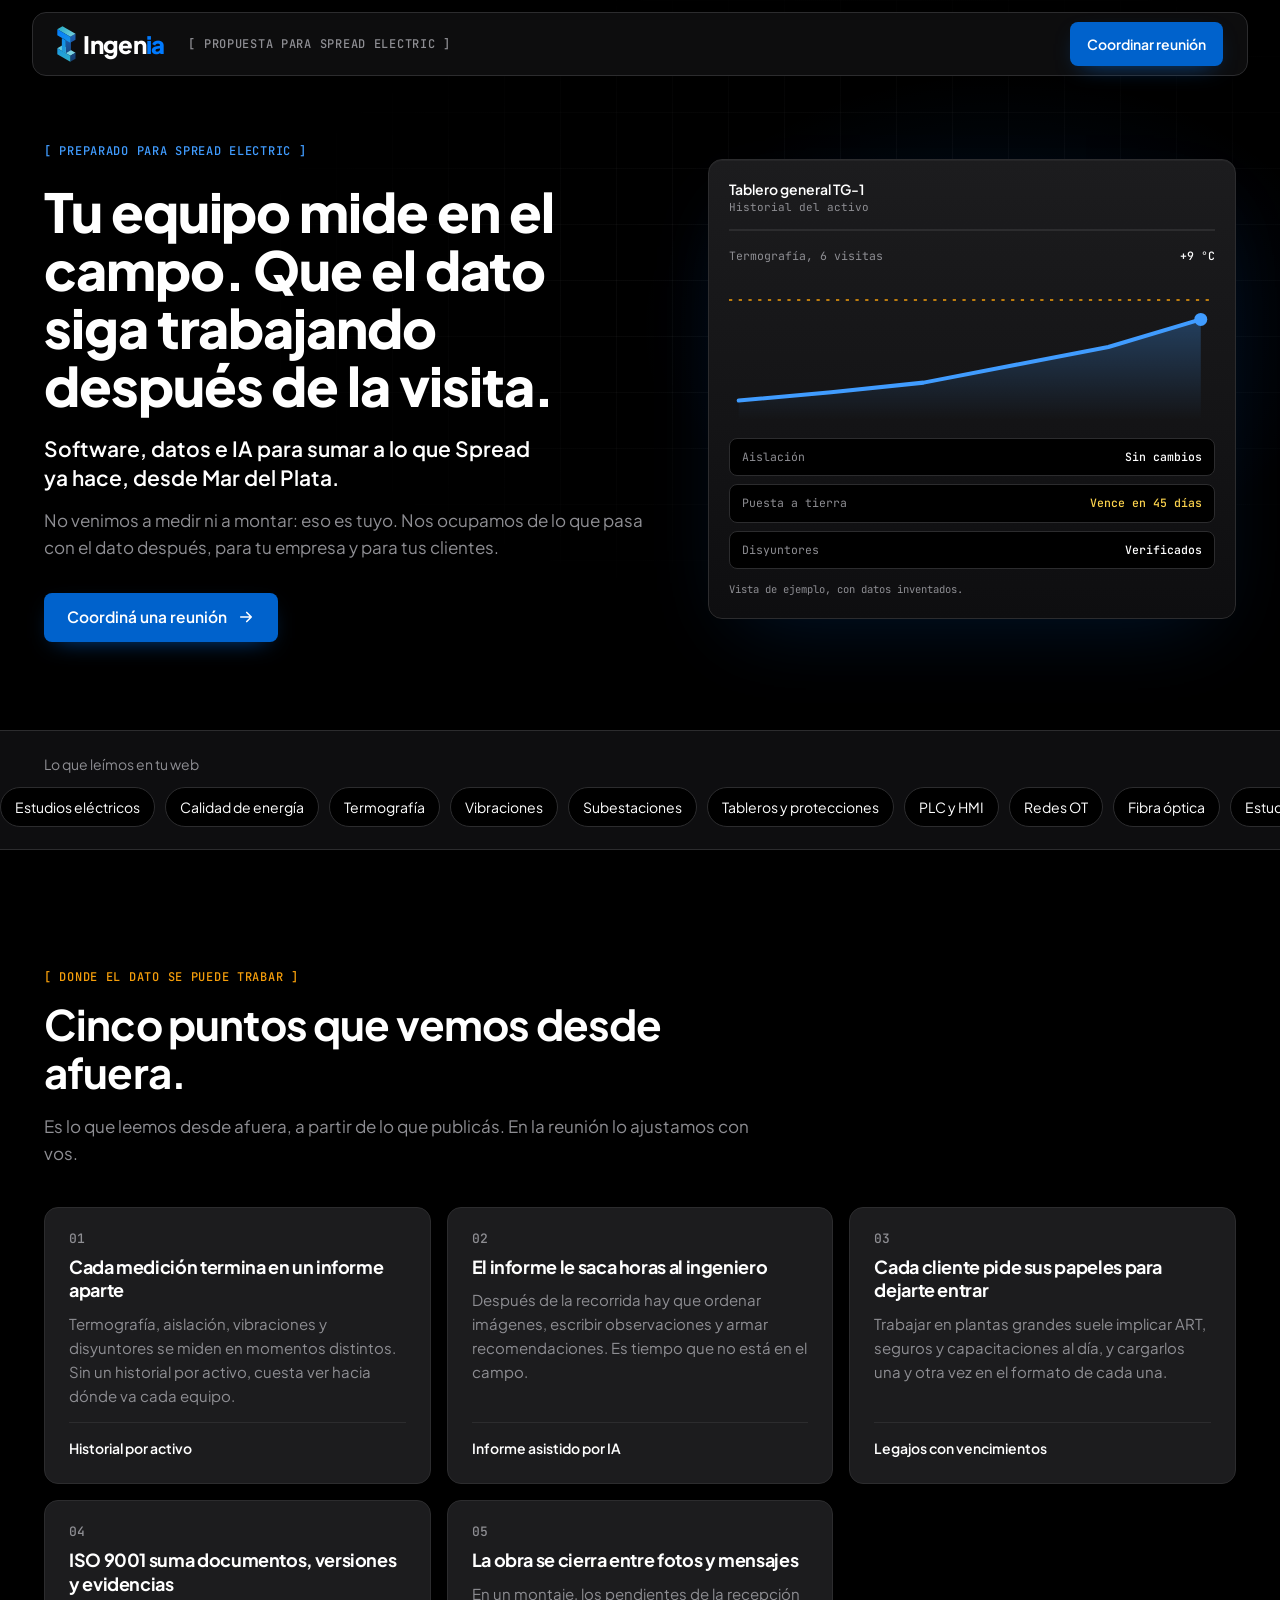
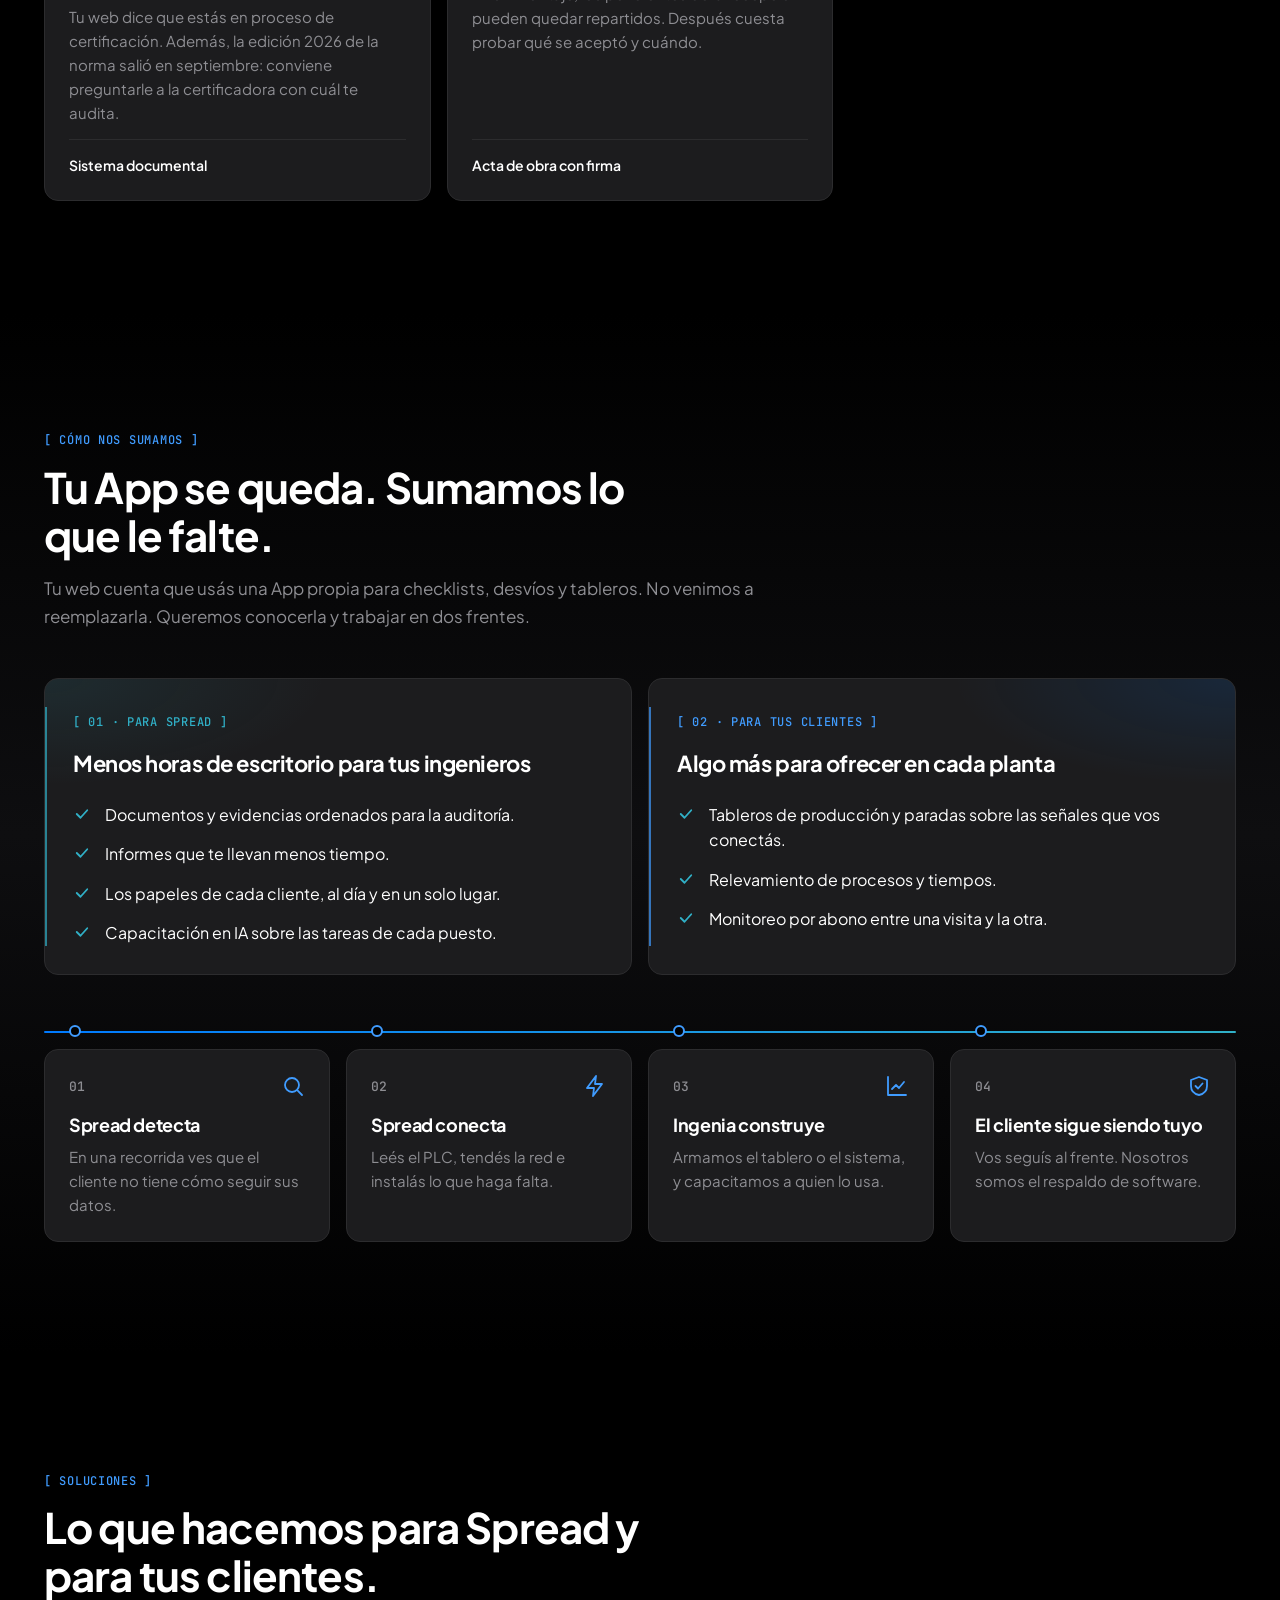
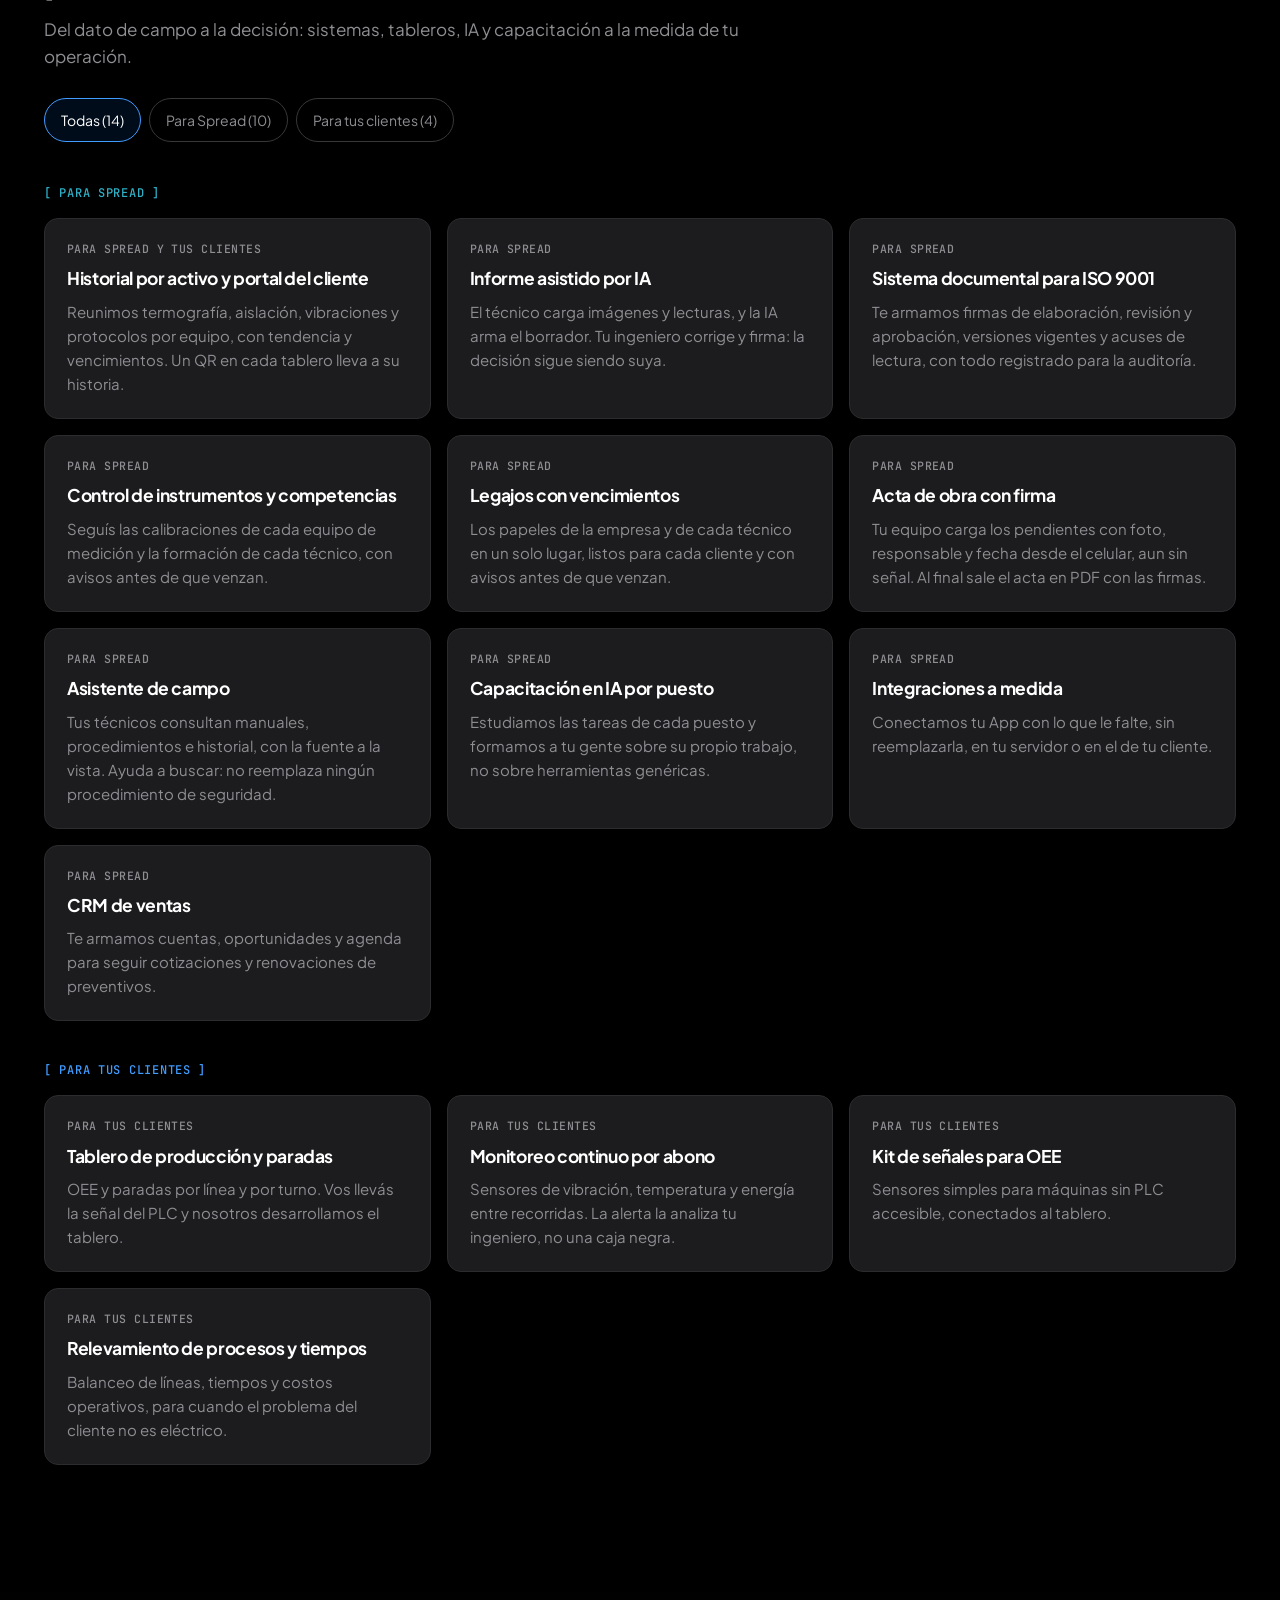
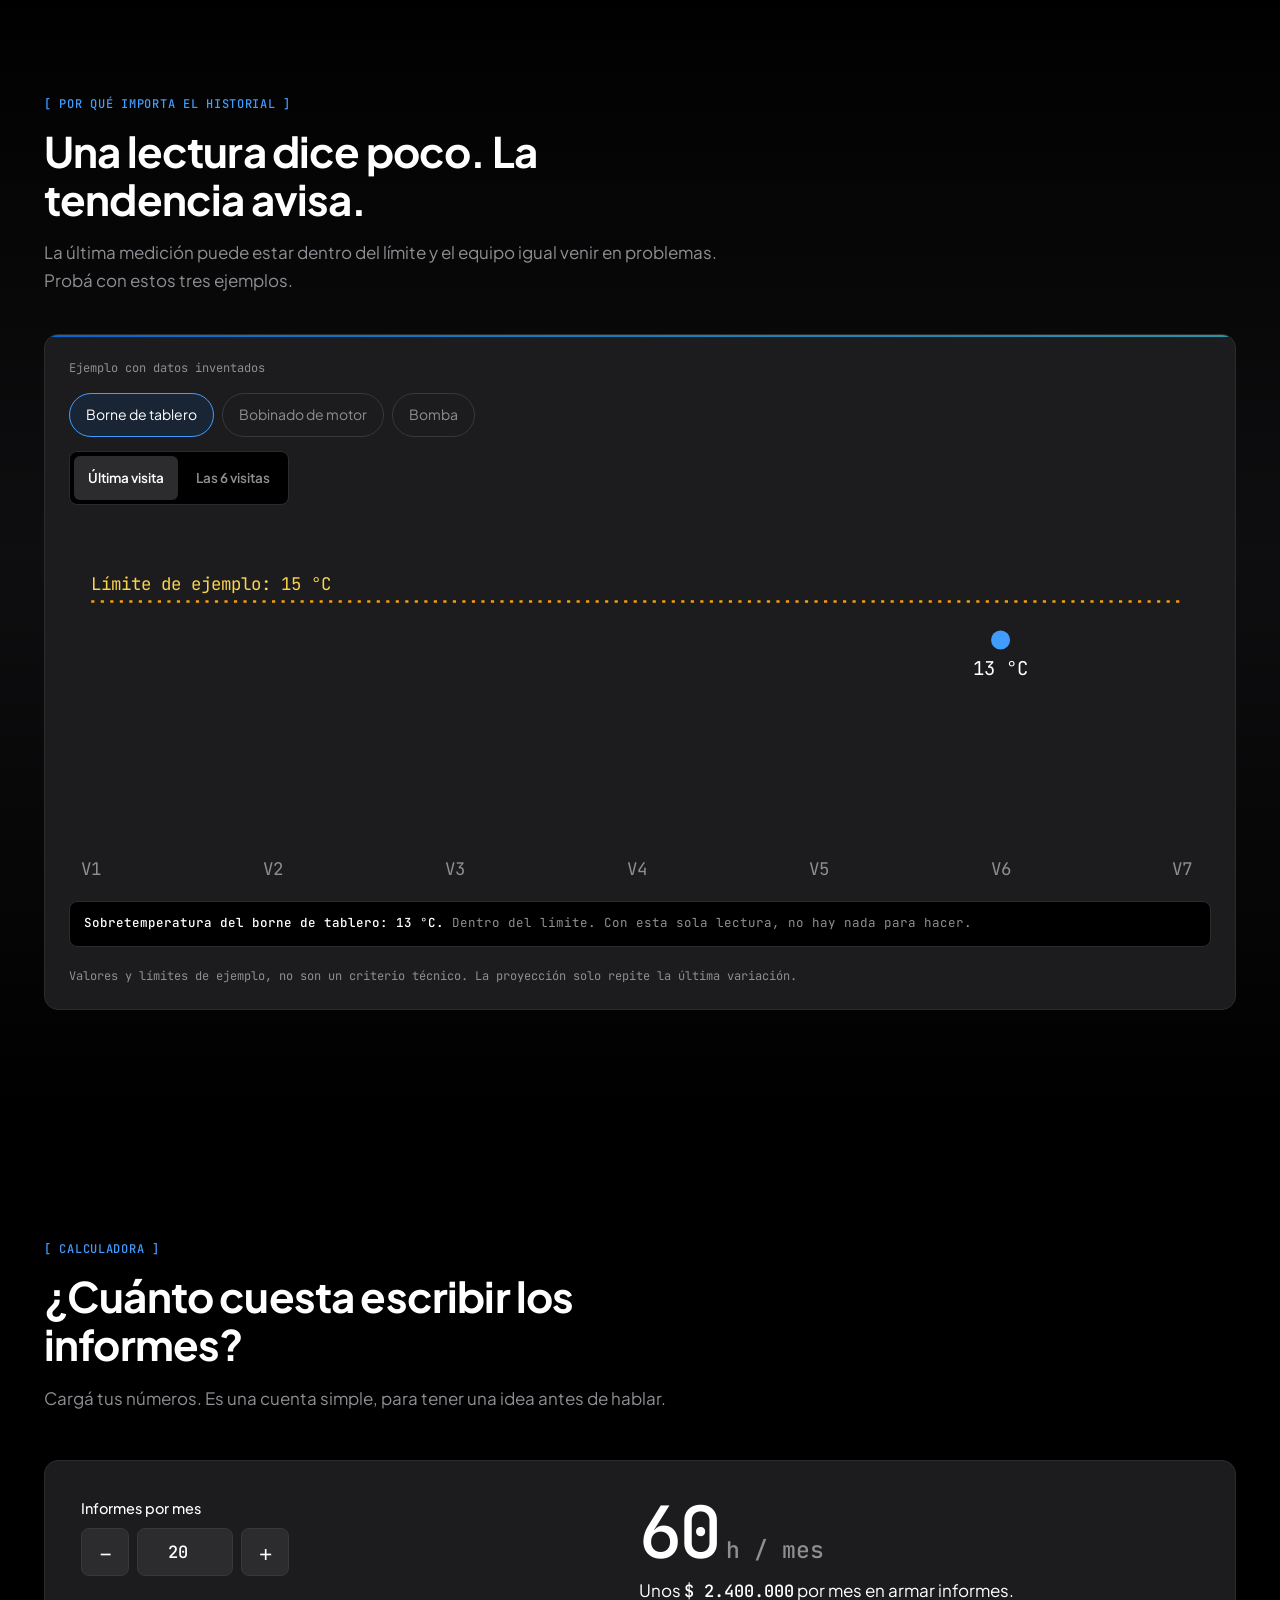
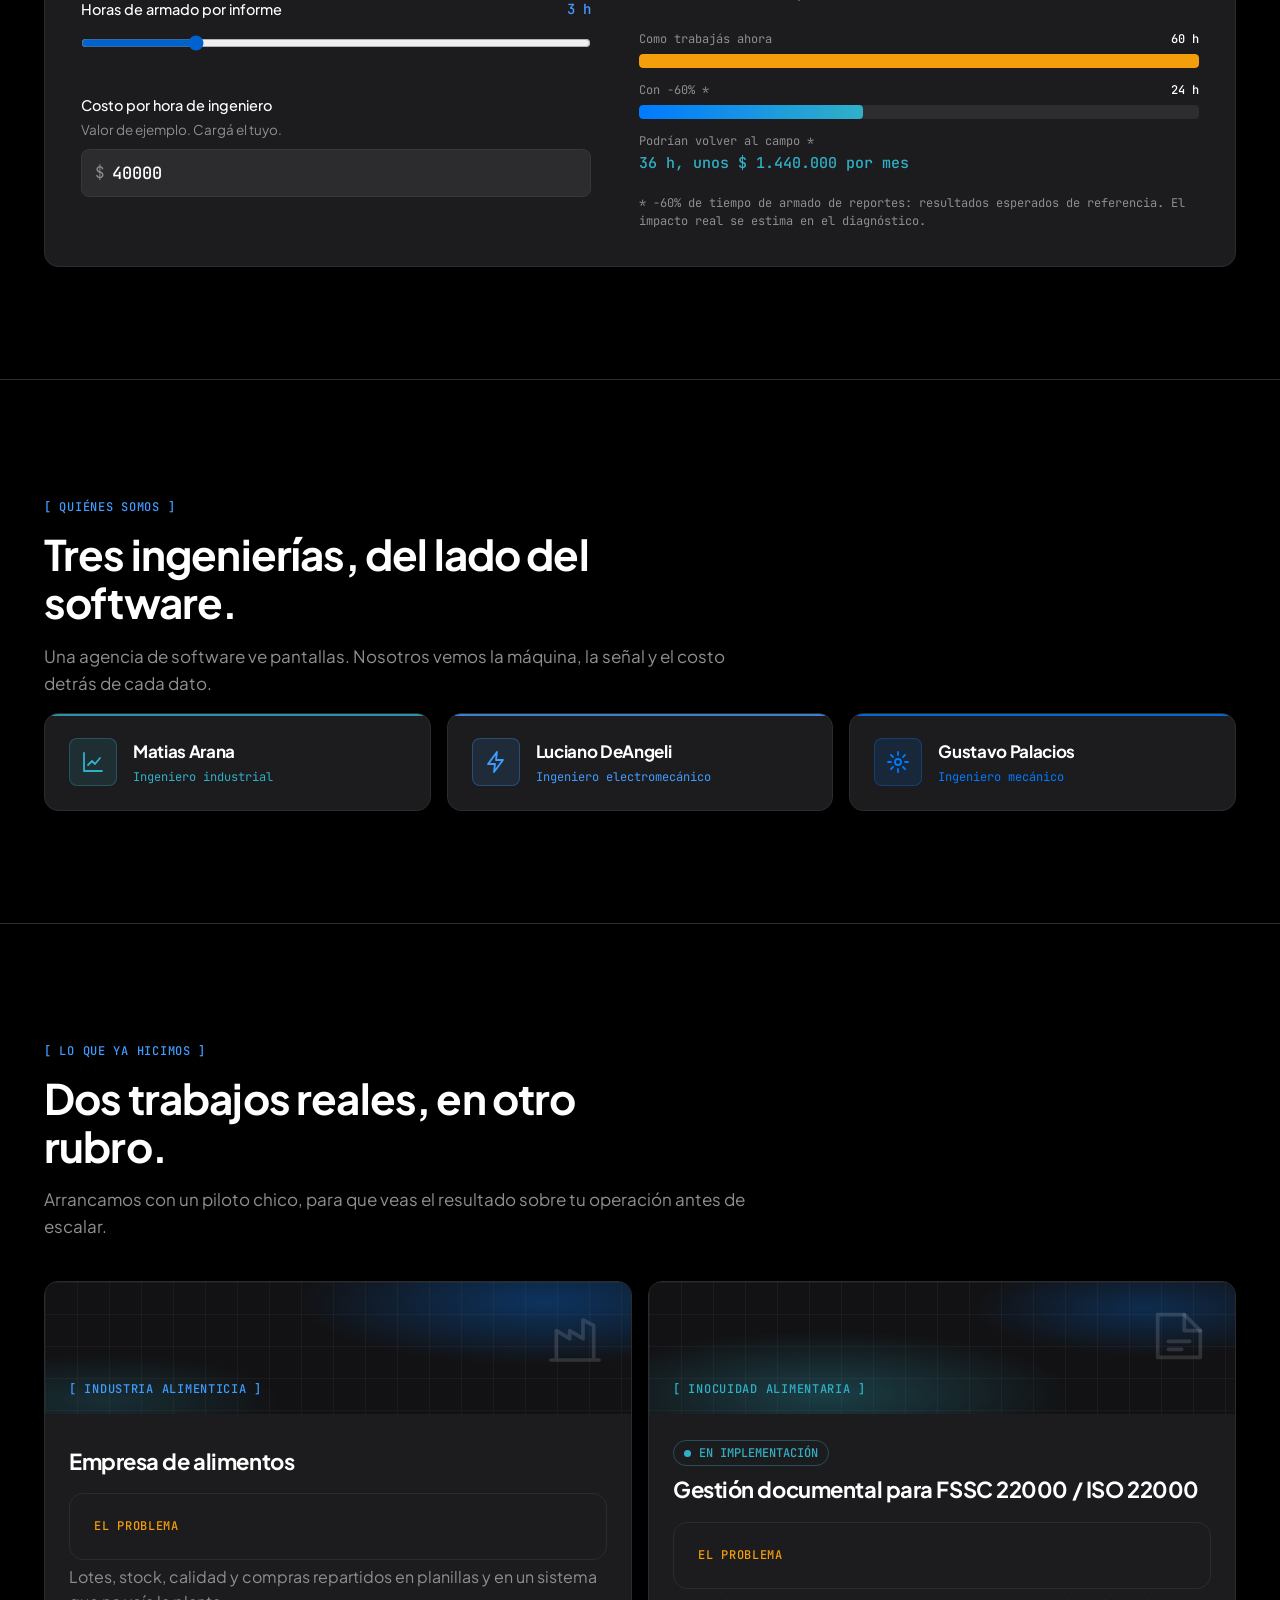
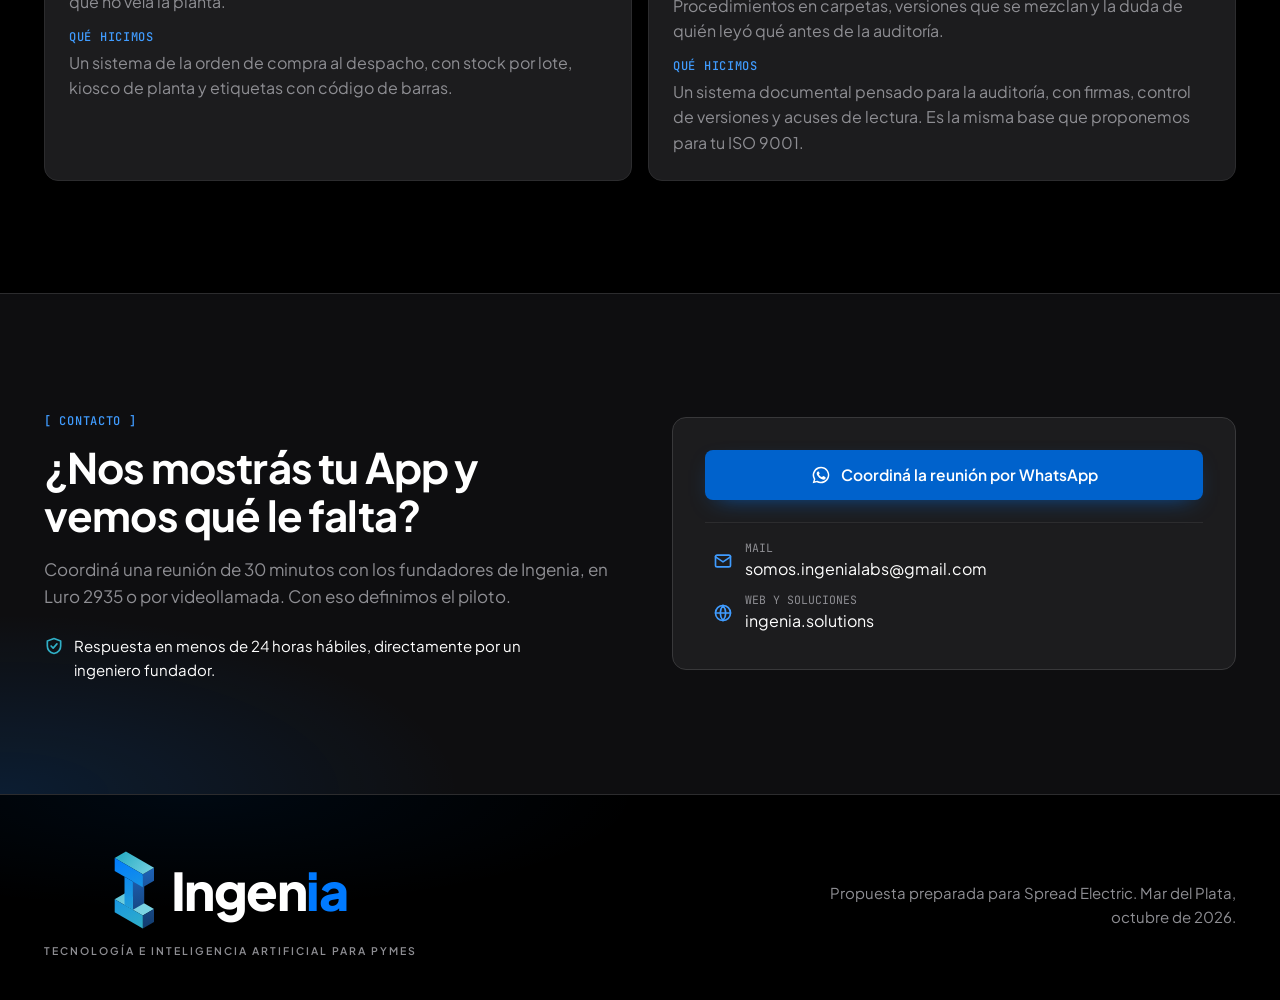
<file: spreadelectric/index.html>
<!doctype html>
<html lang="es-AR">
<head>
<meta charset="utf-8">
<meta name="viewport" content="width=device-width, initial-scale=1">
<title>Ingenia Solutions · Propuesta para Spread Electric</title>
<meta name="description" content="Software, datos e IA para sumar a lo que Spread Electric ya hace. Propuesta de Ingenia Solutions.">
<meta name="color-scheme" content="dark">
<meta name="robots" content="noindex">
<meta name="theme-color" content="#000000">
<link rel="preconnect" href="https://fonts.googleapis.com">
<link rel="preconnect" href="https://fonts.gstatic.com" crossorigin>
<link href="https://fonts.googleapis.com/css2?family=JetBrains+Mono:wght@400;500&family=Plus+Jakarta+Sans:wght@400;500;600;700;800&display=swap" rel="stylesheet">
<style>
  /* Tokens copiados de la web oficial (ingenia.solutions, styles.css) */
  :root {
    --bg-primary: #000000;
    --bg-surface: #1C1C1E;
    --bg-surface-2: #0E0E10;
    --bg-elevated: #2C2C2E;
    --border: #2C2C2E;
    --border-strong: #38383A;
    --text: #FFFFFF;
    --text-muted: #8E8E93;
    --brand-blue: #007AFF;
    --accent-blue: #0062CC;
    --accent-blue-hover: #0051A8;
    --accent-cyan: #409CFF;
    --accent-amber: #F59E0B;
    --amber-text: #FCD34D;
    --accent-emerald: #30B0C7;
    --font: "Plus Jakarta Sans", system-ui, -apple-system, sans-serif;
    --mono: "JetBrains Mono", "Roboto Mono", ui-monospace, monospace;
    --r-sm: 8px; --r-md: 14px; --r-pill: 999px;
    --ease: cubic-bezier(0.16, 1, 0.3, 1);
    --container: 1240px;
    --nav-h: 64px;
  }

  *, *::before, *::after { box-sizing: border-box; }
  html { scroll-behavior: smooth; scroll-padding-top: calc(var(--nav-h) + 24px); }
  body {
    margin: 0; background: var(--bg-primary); color: var(--text);
    font: 400 16px/1.6 var(--font); -webkit-font-smoothing: antialiased; overflow-x: hidden;
  }
  img, svg { display: block; max-width: 100%; }
  a { color: inherit; text-decoration: none; }
  h1, h2, h3 { font-weight: 700; margin: 0; letter-spacing: -0.02em; }
  p { margin: 0; }
  ul, ol { margin: 0; padding: 0; list-style: none; }
  button { font: inherit; cursor: pointer; }
  :focus-visible { outline: 2px solid var(--accent-cyan); outline-offset: 3px; border-radius: 4px; }

  .container { width: 100%; max-width: var(--container); margin: 0 auto; padding: 0 24px; }
  @media (max-width: 767px) { .container { padding: 0 16px; } }

  .badge-mono {
    display: inline-flex; align-items: center; gap: 8px;
    font: 500 12px/1.5 var(--mono); letter-spacing: .06em; color: var(--text-muted);
  }
  .badge-mono--cyan { color: var(--accent-cyan); }
  .badge-mono--emerald { color: var(--accent-emerald); }
  .badge-mono--amber { color: var(--accent-amber); }

  .btn {
    display: inline-flex; align-items: center; justify-content: center; gap: 10px;
    min-height: 48px; border-radius: var(--r-sm); border: 1px solid transparent;
    font: 600 15.5px/1.2 var(--font); padding: 14px 22px; text-align: center;
    transition: background-color .25s var(--ease), border-color .25s var(--ease), transform .15s var(--ease), box-shadow .25s var(--ease);
  }
  .btn:active { transform: translateY(1px) scale(.99); }
  .btn--sm { min-height: 44px; padding: 9px 16px; font-size: 14px; }
  .btn--primary { background: var(--accent-blue); color: #fff; box-shadow: 0 8px 24px -12px rgba(0,122,255,.7); }
  .btn--primary:hover { background: var(--accent-blue-hover); }
  .btn--primary svg { transition: transform .25s var(--ease); }
  .btn--primary:hover svg { transform: translateX(3px); }
  .btn--ghost { background: transparent; color: var(--text); border-color: var(--border-strong); }
  .btn--ghost:hover { border-color: var(--text-muted); background: rgba(142,142,147,.06); }

  .section { padding: 112px 0; position: relative; }
  @media (max-width: 767px) { .section { padding: 72px 0; } }
  .section__title { font-size: clamp(28px, 3.4vw, 42px); line-height: 1.15; max-width: 22ch; margin-top: 12px; }
  .section__lead { color: var(--text-muted); font-size: 17px; max-width: 60ch; margin-top: 16px; }

  .missing {
    display: inline-block; font: 500 11.5px/1.4 var(--mono); color: var(--amber-text);
    background: rgba(245,158,11,.08); border: 1px dashed rgba(245,158,11,.4);
    padding: 3px 8px; border-radius: var(--r-pill);
  }
  .note { font: 400 12px/1.5 var(--mono); color: var(--text-muted); }

  .js .reveal { opacity: 0; transform: translateY(18px); transition: opacity .7s var(--ease), transform .7s var(--ease); }
  .js .reveal.is-in { opacity: 1; transform: none; }

  /* ===== Nav flotante ===== */
  .nav { position: fixed; inset: 12px 0 auto 0; z-index: 40; padding: 0 12px; }
  .nav__inner {
    height: var(--nav-h); display: flex; align-items: center; gap: 24px;
    background: rgba(18,18,20,.72); backdrop-filter: blur(14px) saturate(140%); -webkit-backdrop-filter: blur(14px) saturate(140%);
    border: 1px solid var(--border); border-radius: var(--r-md); max-width: calc(var(--container) - 24px);
    transition: border-color .3s var(--ease), background-color .3s var(--ease);
  }
  .nav.is-scrolled .nav__inner { border-color: var(--border-strong); background: rgba(18,18,20,.9); }
  .nav__badge { margin-right: auto; }
  @media (max-width: 640px) { .nav__badge { display: none; } .nav__inner { justify-content: space-between; padding: 0 12px; } }
  @supports not (backdrop-filter: blur(1px)) { .nav__inner { background: var(--bg-primary); } }

  .logo { display: inline-flex; align-items: center; gap: .32em; line-height: 1; font-weight: 800; font-size: 24px; letter-spacing: -.03em; color: var(--text); white-space: nowrap; }
  .logo__mark { height: 1.5em; width: auto; flex-shrink: 0; }
  .logo__ia { color: var(--brand-blue); }
  .logo--lg { font-size: clamp(38px, 5vw, 52px); }
  .logo__tagline { margin-top: 14px; font-weight: 600; font-size: 10.5px; letter-spacing: .19em; color: var(--text-muted); text-align: center; }

  /* ===== Portada ===== */
  .hero { position: relative; padding: calc(var(--nav-h) + 72px) 0 88px; overflow: hidden; }
  .hero__grid-bg {
    position: absolute; inset: 0; pointer-events: none;
    background-image: linear-gradient(rgba(142,142,147,.06) 1px, transparent 1px), linear-gradient(90deg, rgba(142,142,147,.06) 1px, transparent 1px);
    background-size: 56px 56px;
    mask-image: radial-gradient(ellipse 70% 60% at 70% 40%, #000 30%, transparent 75%);
    -webkit-mask-image: radial-gradient(ellipse 70% 60% at 70% 40%, #000 30%, transparent 75%);
    animation: gridDrift 30s linear infinite;
  }
  @keyframes gridDrift { to { background-position: 56px 56px; } }
  .hero::after { content: ""; position: absolute; inset: 0; pointer-events: none; background: radial-gradient(ellipse 40% 50% at 78% 45%, rgba(0,122,255,.12), transparent 70%); }
  .hero__inner { position: relative; z-index: 1; display: grid; grid-template-columns: 1.15fr 1fr; gap: 56px; align-items: center; }
  .hero__title { font-size: clamp(34px, 4.2vw, 54px); line-height: 1.08; font-weight: 800; margin-top: 20px; max-width: 18ch; }
  .hero__sub { font-size: clamp(18px, 1.8vw, 21px); line-height: 1.4; font-weight: 600; margin-top: 20px; max-width: 34ch; }
  .hero__lead { color: var(--text-muted); font-size: 17px; max-width: 54ch; margin-top: 14px; }
  .hero__ctas { display: flex; flex-wrap: wrap; gap: 12px; margin-top: 32px; }
  .hero__copy .reveal:nth-child(2) { transition-delay: .06s; }
  .hero__copy .reveal:nth-child(3) { transition-delay: .12s; }
  .hero__copy .reveal:nth-child(4) { transition-delay: .18s; }
  .hero__copy .reveal:nth-child(5) { transition-delay: .24s; }
  @media (max-width: 1023px) { .hero__inner { grid-template-columns: 1fr; gap: 56px; } }
  @media (max-width: 767px) { .hero { padding-top: calc(var(--nav-h) + 48px); } .hero__ctas .btn { width: 100%; } }

  /* Tablero en vivo (ejemplo) */
  .dash {
    position: relative; background: linear-gradient(180deg, var(--bg-surface), var(--bg-surface-2));
    border: 1px solid var(--border); border-radius: var(--r-md); padding: 20px;
    box-shadow: 0 30px 80px -30px rgba(0,122,255,.18), inset 0 1px 0 rgba(255,255,255,.04);
    font-family: var(--mono);
  }
  .dash__head { display: flex; justify-content: space-between; align-items: center; gap: 12px; padding-bottom: 14px; border-bottom: 1px solid var(--border); }
  .dash__title { font: 600 14px/1.3 var(--font); }
  .dash__title small { display: block; font: 400 11px/1.4 var(--mono); color: var(--text-muted); margin-top: 2px; }
  .dash__live { display: inline-flex; align-items: center; gap: 6px; font-size: 11px; color: var(--accent-emerald); }
  .dash__live::before { content: ""; width: 7px; height: 7px; border-radius: 50%; background: currentColor; animation: pulse 2s infinite; }
  @keyframes pulse { 0%,100% { opacity: 1; } 50% { opacity: .35; } }
  .dash__body { display: grid; grid-template-columns: auto 1fr; gap: 20px; padding: 18px 0; align-items: center; }
  .gauge { position: relative; width: 120px; height: 120px; }
  .gauge svg { transform: rotate(-90deg); }
  .gauge__track { stroke: var(--border); }
  .gauge__value { stroke: var(--accent-cyan); stroke-linecap: round; transition: stroke-dashoffset 1.2s var(--ease); }
  .gauge__label { position: absolute; inset: 0; display: grid; place-content: center; text-align: center; }
  .gauge__label strong { font-size: 25px; font-weight: 500; }
  .gauge__label span { font-size: 10px; color: var(--text-muted); letter-spacing: .1em; }
  .kpis { display: grid; gap: 12px; }
  .kpi { display: grid; grid-template-columns: 1fr auto; gap: 6px; font-size: 11.5px; color: var(--text-muted); }
  .kpi b { color: var(--text); font-weight: 500; }
  .kpi__bar { grid-column: 1 / -1; height: 4px; border-radius: 4px; background: rgba(58,58,60,.8); overflow: hidden; }
  .kpi__bar i { display: block; height: 100%; width: 0; border-radius: inherit; background: var(--accent-cyan); transition: width 1.2s var(--ease); }
  .dash__chart { border-top: 1px solid var(--border); padding-top: 14px; }
  .dash__chart-head { display: flex; justify-content: space-between; font-size: 11px; color: var(--text-muted); margin-bottom: 8px; }
  .dash__chart-head b { color: var(--text); font-weight: 500; }
  .dash__chart-box { height: 70px; overflow: hidden; }
  .dash__chart svg { width: 100%; height: 70px; overflow: visible; }
  .dash__alert {
    display: flex; align-items: center; gap: 10px; margin-top: 14px; padding: 10px 12px; border-radius: var(--r-sm);
    background: rgba(245,158,11,.08); border: 1px solid rgba(245,158,11,.25); font-size: 11.5px; color: var(--amber-text);
  }
  .dash__alert svg { flex: none; color: var(--accent-amber); }
  .dash__alert span { transition: opacity .3s; }
  .dash__note { margin-top: 12px; font-size: 10.5px; color: var(--text-muted); text-align: right; }
  .metric-pill {
    position: absolute; display: inline-flex; align-items: center; gap: 8px; padding: 8px 14px; border-radius: var(--r-pill);
    background: rgba(28,28,30,.92); border: 1px solid rgba(48,176,199,.35); box-shadow: 0 12px 30px -12px rgba(48,176,199,.35);
    font: 400 12px/1.2 var(--mono); color: var(--text-muted); animation: float 6s ease-in-out infinite;
  }
  .metric-pill b { color: var(--accent-emerald); font-size: 15px; font-weight: 500; }
  .metric-pill--a { top: -18px; right: 22px; }
  .metric-pill--b { bottom: 64px; left: -34px; animation-delay: -3s; }
  @keyframes float { 0%,100% { transform: translateY(0); } 50% { transform: translateY(-6px); } }
  @media (max-width: 1023px) { .metric-pill--b { left: 12px; bottom: -18px; } }
  @media (max-width: 480px) { .dash__body { grid-template-columns: 1fr; justify-items: center; } .kpis { width: 100%; } }

  /* ===== Sectores en movimiento ===== */
  .sectors { border-top: 1px solid var(--border); border-bottom: 1px solid var(--border); background: var(--bg-surface-2); padding: 22px 0; overflow: hidden; }
  .sectors__title { font-size: 14px; color: var(--text-muted); margin-bottom: 12px; }
  .marquee { display: flex; width: max-content; gap: 10px; animation: marquee 32s linear infinite; }
  .sectors:hover .marquee { animation-play-state: paused; }
  @keyframes marquee { to { transform: translateX(calc(-50% - 5px)); } }
  .sector-chip {
    display: inline-flex; align-items: center; gap: 8px; padding: 8px 14px; border: 1px solid var(--border);
    border-radius: var(--r-pill); font-size: 14px; background: var(--bg-primary); white-space: nowrap;
    transition: border-color .25s var(--ease);
  }
  .sector-chip:hover { border-color: var(--border-strong); }
  .sector-chip svg { color: var(--accent-cyan); }

  /* ===== Análisis de datos ===== */
  .data { background: linear-gradient(180deg, var(--bg-primary), var(--bg-surface-2) 50%, var(--bg-primary)); }
  .charts { display: grid; gap: 16px; margin-top: 48px; }
  @media (min-width: 1024px) { .charts { grid-template-columns: 1.15fr 1fr; align-items: start; } }
  .chart-card {
    position: relative; background: var(--bg-surface); border: 1px solid var(--border); border-radius: var(--r-md);
    padding: 24px; overflow: hidden; transition: border-color .3s var(--ease);
  }
  .chart-card:hover { border-color: var(--border-strong); }
  .chart-card::after { content: ""; position: absolute; inset: 0 0 auto 0; height: 2px; background: linear-gradient(90deg, #007AFF, #30B0C7); opacity: .8; }
  @media (max-width: 767px) { .chart-card { padding: 20px 16px; } }
  .chart-card__head { display: flex; flex-wrap: wrap; justify-content: space-between; align-items: flex-start; gap: 12px; }
  .chart-card h3 { font-size: 21px; line-height: 1.25; margin-top: 8px; }
  .chart-card__sub { color: var(--text-muted); font-size: 15px; margin-top: 6px; }
  .seg { display: inline-flex; padding: 4px; gap: 4px; background: var(--bg-primary); border: 1px solid var(--border); border-radius: var(--r-sm); }
  .seg button {
    min-height: 40px; min-width: 44px; padding: 6px 14px; border: 0; border-radius: 6px; background: transparent;
    color: var(--text-muted); font: 600 13.5px/1 var(--font); transition: background-color .2s, color .2s;
  }
  .seg button:hover { color: var(--text); }
  .seg button[aria-pressed="true"] { background: var(--bg-elevated); color: var(--text); }
  .chart { margin-top: 18px; position: relative; }
  .chart svg { width: 100%; overflow: visible; }
  .chart text { font-family: var(--mono); font-size: 11px; fill: var(--text-muted); }
  .grid-line { stroke: var(--border); stroke-width: 1; }
  .readout { margin-top: 14px; padding: 12px 14px; border-radius: var(--r-sm); background: var(--bg-primary); border: 1px solid var(--border); font: 400 12.5px/1.5 var(--mono); color: var(--text-muted); min-height: 46px; }
  .readout b { color: var(--text); font-weight: 500; }

  .data__note { margin-top: 20px; }

  /* ===== Ventaja boutique ===== */
  .compare { display: grid; gap: 16px; margin-top: 48px; }
  @media (min-width: 900px) { .compare { grid-template-columns: 1fr 1fr; } }
  .side { position: relative; background: var(--bg-surface); border: 1px solid var(--border); border-radius: var(--r-md); padding: 28px; overflow: hidden; transition: border-color .3s var(--ease), transform .35s var(--ease); }
  .side:hover { transform: translateY(-3px); }
  .side::before { content: ""; position: absolute; left: 0; top: 28px; bottom: 28px; width: 2px; opacity: .7; }
  .side--us { background: radial-gradient(ellipse 80% 60% at 100% 0%, rgba(0,122,255,.12), transparent 60%), var(--bg-surface); }
  .side--us::before { background: var(--accent-cyan); }
  .side--axis { background: radial-gradient(ellipse 80% 60% at 0% 0%, rgba(48,176,199,.10), transparent 60%), var(--bg-surface); }
  .side--axis::before { background: var(--accent-emerald); }
  .side--axis:hover { border-color: rgba(48,176,199,.45); }
  .side--axis li svg { color: var(--accent-emerald); }
  #juntos .train__track { margin-top: 56px; }
  .side--us:hover { border-color: rgba(64,156,255,.45); }
  .side h3 { font-size: 22px; margin-top: 14px; }
  .side ul { display: grid; gap: 14px; margin-top: 20px; }
  .side li { display: grid; grid-template-columns: 20px 1fr; gap: 12px; }
  .side li svg { margin-top: 3px; }
  .side--us li svg { color: var(--accent-emerald); }
  .side li b { display: block; font: 500 12px/1.4 var(--mono); letter-spacing: .04em; color: var(--text-muted); }

  .team__grid { display: grid; grid-template-columns: repeat(3, 1fr); gap: 16px; margin-top: 16px; }
  @media (max-width: 899px) { .team__grid { grid-template-columns: 1fr; } }
  .eng-card { --disc: var(--accent-cyan); position: relative; background: var(--bg-surface); border: 1px solid var(--border); border-radius: var(--r-md); padding: 24px; overflow: hidden; transition: border-color .3s var(--ease), transform .35s var(--ease); display: flex; gap: 16px; align-items: center; }
  .eng-card[data-d="ind"] { --disc: var(--accent-emerald); }
  .eng-card[data-d="mec"] { --disc: #007AFF; }
  .eng-card::after { content: ""; position: absolute; inset: 0 0 auto 0; height: 2px; background: var(--disc); opacity: .8; }
  .eng-card:hover { border-color: color-mix(in srgb, var(--disc) 45%, var(--border)); transform: translateY(-3px); }
  .eng-card__icon { flex: none; width: 48px; height: 48px; border-radius: var(--r-sm); display: grid; place-items: center; color: var(--disc); background: color-mix(in srgb, var(--disc) 12%, transparent); border: 1px solid color-mix(in srgb, var(--disc) 30%, transparent); }
  .eng-card h3 { font-size: 17px; }
  .eng-card__role { display: block; margin-top: 4px; font: 400 12px/1.4 var(--mono); color: var(--disc); }

  .case__status { display: inline-flex; align-items: center; gap: 8px; font: 500 12px/1.4 var(--mono); color: var(--accent-emerald); padding: 4px 10px; border: 1px solid rgba(48,176,199,.35); border-radius: var(--r-pill); }
  .case__status::before { content: ""; width: 7px; height: 7px; border-radius: 50%; background: currentColor; animation: pulse 2s infinite; }

  /* ===== Capacitación por puesto ===== */
  .training { border-top: 1px solid var(--border); }
  .train__track { position: relative; display: grid; grid-template-columns: repeat(4, 1fr); gap: 16px; margin-top: 48px; }
  .train__track::before {
    content: ""; position: absolute; top: 0; left: 0; right: 0; height: 2px; border-radius: 2px;
    background: linear-gradient(90deg, #007AFF, #30B0C7);
    transform-origin: left; transform: scaleX(var(--progress, 0)); transition: transform 1.6s var(--ease);
  }
  .train__track.is-in { --progress: 1; }
  .train-card { position: relative; margin-top: 18px; background: var(--bg-surface); border: 1px solid var(--border); border-radius: var(--r-md); padding: 24px; transition: border-color .3s var(--ease), transform .35s var(--ease); }
  .train-card:hover { border-color: var(--border-strong); transform: translateY(-3px); }
  .train-card::before { content: ""; position: absolute; top: -25px; left: 24px; width: 12px; height: 12px; border-radius: 50%; background: var(--bg-primary); border: 2px solid var(--accent-cyan); }
  .train-card__head { display: flex; justify-content: space-between; align-items: center; color: var(--accent-cyan); }
  .train-card__num { font: 500 13px/1 var(--mono); color: var(--text-muted); }
  .train-card h3 { font-size: 18px; margin-top: 16px; line-height: 1.25; }
  .train-card p { color: var(--text-muted); margin-top: 8px; font-size: 15px; }
  @media (max-width: 1023px) { .train__track { grid-template-columns: 1fr 1fr; } }
  @media (max-width: 599px) {
    .train__track { grid-template-columns: 1fr; gap: 12px; padding-left: 22px; }
    .train__track::before { top: 0; bottom: 0; left: 5px; right: auto; width: 2px; height: auto; transform-origin: top; transform: scaleY(var(--progress, 0)); background: linear-gradient(180deg, #007AFF, #30B0C7); }
    .train-card { margin-top: 0; }
    .train-card::before { top: 26px; left: -23px; }
  }

  /* ===== Casos ===== */
  .case { scroll-snap-align: start; background: var(--bg-surface); border: 1px solid var(--border); border-radius: var(--r-md); overflow: hidden; transition: border-color .3s var(--ease); }
  .case:hover { border-color: var(--border-strong); }
  .case__poster { position: relative; height: 132px; overflow: hidden; }
  .case__poster::after { content: ""; position: absolute; inset: 0; background-image: linear-gradient(rgba(142,142,147,.07) 1px, transparent 1px), linear-gradient(90deg, rgba(142,142,147,.07) 1px, transparent 1px); background-size: 32px 32px; }
  .case[data-tone="ops"] .case__poster { background: radial-gradient(ellipse 70% 80% at 85% 15%, rgba(0,122,255,.32), transparent 60%), radial-gradient(ellipse 50% 60% at 10% 90%, rgba(48,176,199,.18), transparent 60%), #121214; }
  .case[data-tone="doc"] .case__poster { background: radial-gradient(ellipse 70% 80% at 30% 85%, rgba(48,176,199,.28), transparent 60%), radial-gradient(ellipse 50% 60% at 85% 20%, rgba(0,122,255,.25), transparent 60%), #121214; }
  .case__poster svg { position: absolute; right: 24px; top: 22px; color: rgba(242,242,247,.14); }
  .case__poster .badge-mono { position: absolute; left: 24px; bottom: 16px; z-index: 1; }
  .case__body { padding: 24px; }
  .case h3 { font-size: 22px; line-height: 1.25; margin-top: 10px; }
  .case dl { margin: 18px 0 0; display: grid; gap: 14px; }
  .case dt { font: 500 12px/1.4 var(--mono); letter-spacing: .06em; color: var(--accent-cyan); }
  .case dt.pain { color: var(--accent-amber); }
  .case dd { margin: 4px 0 0; color: var(--text-muted); }
  .case dd ul { display: grid; gap: 8px; margin-top: 8px; }
  .case dd li { display: grid; grid-template-columns: 18px 1fr; gap: 10px; color: var(--text); font-size: 15px; }
  .case dd li svg { color: var(--accent-emerald); margin-top: 3px; }
  /* ===== Calculadora ===== */
  .calc { margin-top: 48px; background: var(--bg-surface); border: 1px solid var(--border); border-radius: var(--r-md); padding: 28px; display: grid; gap: 32px; }
  @media (min-width: 900px) { .calc { grid-template-columns: 1fr 1.1fr; gap: 48px; padding: 36px; } }
  @media (max-width: 767px) { .calc { padding: 22px 18px; } }
  .field + .field { margin-top: 22px; }
  .field > label, .field > .label { display: flex; justify-content: space-between; gap: 12px; font-size: 14.5px; font-weight: 500; }
  .field output { font: 500 14px/1.6 var(--mono); color: var(--accent-cyan); }
  .field .hint { display: block; font-size: 13.5px; color: var(--text-muted); margin-top: 2px; }
  .stepper { display: flex; gap: 8px; margin-top: 8px; }
  .stepper button { width: 48px; height: 48px; flex: none; border-radius: var(--r-sm); border: 1px solid var(--border-strong); background: var(--bg-elevated); color: var(--text); font-size: 22px; transition: border-color .2s; }
  .stepper button:hover { border-color: var(--accent-cyan); }
  .stepper input, .money input {
    width: 100%; min-height: 48px; padding: 0 14px; border-radius: var(--r-sm); font: 500 17px/1 var(--mono);
    color: var(--text); background: var(--bg-elevated); border: 1px solid var(--border-strong); transition: border-color .2s, box-shadow .2s;
  }
  .stepper input { max-width: 96px; text-align: center; }
  .stepper input:focus, .money input:focus { outline: none; border-color: var(--accent-blue); box-shadow: 0 0 0 3px rgba(0,122,255,.3); }
  .money { position: relative; margin-top: 8px; }
  .money span { position: absolute; left: 14px; top: 50%; transform: translateY(-50%); color: var(--text-muted); font-family: var(--mono); }
  .money input { padding-left: 30px; }
  .result-big { font: 500 clamp(44px, 6vw, 72px)/1 var(--mono); letter-spacing: -.03em; }
  .result-big small { font-size: .32em; color: var(--text-muted); letter-spacing: 0; margin-left: 6px; }
  .result-cost { margin-top: 8px; font-size: 17px; }
  .result-cost b { font-family: var(--mono); font-weight: 500; }
  .cmp { display: grid; gap: 14px; margin-top: 26px; }
  .cmp__row { display: grid; gap: 6px; }
  .cmp__head { display: flex; justify-content: space-between; font: 400 12px/1.4 var(--mono); color: var(--text-muted); }
  .cmp__head b { color: var(--text); font-weight: 500; }
  .cmp__bar { height: 14px; border-radius: 4px; background: rgba(58,58,60,.6); overflow: hidden; }
  .cmp__bar i { display: block; height: 100%; width: 0; border-radius: inherit; transition: width .9s var(--ease); background: var(--accent-amber); }
  .cmp__row--after .cmp__bar i { background: linear-gradient(90deg, #007AFF, #30B0C7); }
  .cmp__row--save .cmp__head { flex-direction: column; gap: 4px; }
  .cmp__row--save .cmp__head b { color: var(--accent-emerald); font-size: 15px; }

  /* ===== Contacto ===== */
  .booking { background: radial-gradient(ellipse 60% 60% at 0% 100%, rgba(0,122,255,.14), transparent 60%), var(--bg-surface-2); border-top: 1px solid var(--border); }
  .booking__inner { display: grid; grid-template-columns: 1fr 1fr; gap: 64px; align-items: center; }
  @media (max-width: 899px) { .booking__inner { grid-template-columns: minmax(0, 1fr); gap: 32px; } }
  .booking__guarantee { display: flex; align-items: flex-start; gap: 10px; margin-top: 24px; font-size: 15px; max-width: 46ch; }
  .booking__guarantee svg { color: var(--accent-emerald); flex: none; margin-top: 2px; }
  .booking__card { background: var(--bg-surface); border: 1px solid var(--border-strong); border-radius: var(--r-md); padding: 32px; display: grid; gap: 8px; }
  @media (max-width: 767px) { .booking__card { padding: 22px; } }
  .booking__card .btn { width: 100%; white-space: normal; }
  .contact-links { display: grid; gap: 4px; margin-top: 14px; padding-top: 14px; border-top: 1px solid var(--border); }
  .contact-links a { display: flex; align-items: center; gap: 12px; min-height: 48px; padding: 0 8px; border-radius: var(--r-sm); color: var(--text); transition: background-color .2s; }
  .contact-links a:hover { background: rgba(142,142,147,.08); }
  .contact-links a svg { color: var(--accent-cyan); flex: none; }
  .contact-links small { display: block; font: 400 11.5px/1.3 var(--mono); color: var(--text-muted); }

  .footer { border-top: 1px solid var(--border); padding: 56px 0 40px; background: radial-gradient(ellipse 50% 80% at 15% 0%, rgba(0,122,255,.07), transparent 70%); }
  .footer__inner { display: grid; grid-template-columns: auto 1fr; gap: 12px 48px; align-items: center; }
  .footer__brand { display: flex; flex-direction: column; align-items: center; }
  .footer__tagline { color: var(--text-muted); font-size: 15px; justify-self: end; text-align: right; max-width: 40ch; }
  @media (max-width: 767px) { .footer__inner { grid-template-columns: 1fr; justify-items: center; gap: 20px; } .footer__tagline { justify-self: center; text-align: center; } }

  @media (prefers-reduced-motion: reduce) {
    html { scroll-behavior: auto; }
    *, *::before, *::after { animation: none !important; transition-duration: .01ms !important; transition-delay: 0s !important; }
    .js .reveal { opacity: 1; transform: none; }
    .marquee { flex-wrap: wrap; width: auto; }
    .marquee [aria-hidden="true"] { display: none; }
  }

  /* Portada: historial de ejemplo */
  .hist-mini { padding: 16px 0 6px; border-top: 1px solid var(--border); }
  .hist-mini__head { display: flex; justify-content: space-between; gap: 12px; font-size: 11.5px; color: var(--text-muted); margin-bottom: 8px; }
  .hist-mini__head b { color: var(--text); font-weight: 500; }
  .hist-mini svg { width: 100%; height: auto; overflow: visible; }
  .hist-rows { display: grid; gap: 8px; margin-top: 12px; }
  .hist-rows li { display: flex; justify-content: space-between; gap: 12px; padding: 9px 12px; border-radius: var(--r-sm); background: var(--bg-primary); border: 1px solid var(--border); font-size: 11.5px; color: var(--text-muted); }
  .hist-rows b { color: var(--text); font-weight: 500; white-space: nowrap; }
  .hist-rows b.warn { color: var(--amber-text); }
  .dash__note--left { text-align: left; }

  /* Dolores */
  .pains { display: grid; gap: 12px; margin-top: 40px; }
  @media (min-width: 700px) { .pains { grid-template-columns: 1fr 1fr; gap: 16px; } }
  @media (min-width: 1100px) { .pains { grid-template-columns: repeat(3, 1fr); } }
  .pain { display: flex; flex-direction: column; gap: 10px; padding: 24px; border-radius: var(--r-md); background: var(--bg-surface); border: 1px solid var(--border); }
  .pain__n { font: 500 13px/1 var(--mono); color: var(--text-muted); }
  .pain h3 { font-size: 18px; line-height: 1.3; }
  .pain p { color: var(--text-muted); font-size: 15px; flex: 1; }
  .pain__fix { padding-top: 14px; margin-top: 4px; border-top: 1px solid var(--border); font-size: 14px; font-weight: 600; }

  .disclaimer { margin-top: 16px; font-size: 14.5px; color: var(--text-muted); max-width: 66ch; }
  .source-line { margin-top: 10px; font: 400 12px/1.5 var(--mono); color: var(--text-muted); }

  /* Mapa de soluciones */
  .filters { display: flex; gap: 8px; margin-top: 28px; overflow-x: auto; scrollbar-width: none; padding-bottom: 2px; }
  .filters::-webkit-scrollbar { display: none; }
  .role-chip {
    flex: none; min-height: 44px; padding: 8px 16px; border-radius: var(--r-pill); border: 1px solid var(--border-strong);
    background: transparent; color: var(--text-muted); font-size: 14px; transition: all .2s var(--ease);
  }
  .role-chip:hover { color: var(--text); border-color: #48484A; }
  .role-chip[aria-pressed="true"] { color: var(--text); border-color: var(--accent-cyan); background: rgba(0,122,255,.1); }
  .sol-group { margin-top: 40px; }
  .sol-group[hidden] { display: none; }
  .sol-group__head { display: flex; flex-wrap: wrap; align-items: center; gap: 12px; }
  .sol-grid { display: grid; gap: 12px; margin-top: 16px; }
  @media (min-width: 700px) { .sol-grid { grid-template-columns: 1fr 1fr; gap: 16px; } }
  @media (min-width: 1100px) { .sol-grid { grid-template-columns: repeat(3, 1fr); } }
  .sol { display: flex; flex-direction: column; gap: 10px; padding: 22px; border-radius: var(--r-md); background: var(--bg-surface); border: 1px solid var(--border); }
  .sol h3 { font-size: 17.5px; line-height: 1.3; }
  .sol p { color: var(--text-muted); font-size: 15px; }
  .sol__for { font: 500 11.5px/1.4 var(--mono); letter-spacing: .04em; color: var(--text-muted); }

  /* Demo de tendencia */
  .trend { margin-top: 40px; }
  .trend__top { display: flex; flex-wrap: wrap; justify-content: space-between; align-items: center; gap: 12px; }
  .trend__assets { display: flex; gap: 8px; margin-top: 16px; overflow-x: auto; scrollbar-width: none; padding-bottom: 2px; }
  .trend__assets::-webkit-scrollbar { display: none; }
  .trend__view { margin-top: 12px; }
  .t-line { fill: none; stroke: var(--accent-cyan); stroke-width: 2.5; stroke-linecap: round; stroke-linejoin: round; }
  .t-dot { fill: var(--bg-surface); stroke: var(--accent-cyan); stroke-width: 2.5; }
  .t-now { fill: var(--accent-cyan); stroke: none; }
  .t-proj { fill: none; stroke: var(--amber-text); stroke-width: 2; stroke-dasharray: 5 5; }
  .t-proj-dot { fill: var(--bg-surface); stroke: var(--amber-text); stroke-width: 2; stroke-dasharray: 3 3; }
  .t-limit { stroke: var(--accent-amber); stroke-width: 1.5; stroke-dasharray: 2 4; }
  .chart text.t-limit-t { fill: var(--amber-text); }
  .chart text.t-val { fill: var(--text); font-size: 12px; }

  .trend__view button { min-height: 44px; }
  input[type="range"] { width: 100%; height: 44px; margin: 0; accent-color: var(--accent-blue); cursor: pointer; background: transparent; }
  .nav .logo { min-height: 44px; }

  /* Casos */
  .cases { display: grid; gap: 16px; margin-top: 40px; }
  @media (min-width: 900px) { .cases { grid-template-columns: 1fr 1fr; } }
  .case__state { color: var(--text-muted); font-size: 14.5px; margin-top: 16px; padding-top: 14px; border-top: 1px solid var(--border); }
</style>
</head>
<body>

<header class="nav" id="nav">
  <div class="nav__inner container">
    <a href="#top" class="logo" aria-label="Ingenia Solutions, inicio">
      <!-- Logo oficial: el mismo isotipo y texto de la web (brand/assets) -->
      <svg class="logo__mark" viewBox="-22 -101 75 144" aria-hidden="true" focusable="false">
        <defs>
          <linearGradient id="iso2-front" gradientUnits="userSpaceOnUse" x1="-21" y1="-88" x2="31" y2="42"><stop offset="0" stop-color="#007AFF"/><stop offset="1" stop-color="#30B0C7"/></linearGradient>
          <linearGradient id="iso2-top" gradientUnits="userSpaceOnUse" x1="0" y1="-100" x2="52" y2="-58"><stop offset="0" stop-color="#30B0C7"/><stop offset="1" stop-color="#7AD3E3"/></linearGradient>
          <linearGradient id="iso2-side" gradientUnits="userSpaceOnUse" x1="31" y1="-70" x2="52" y2="42"><stop offset="0" stop-color="#1E63B8"/><stop offset="1" stop-color="#123A6B"/></linearGradient>
        </defs><polygon points="-20.78,-12 31.18,18 51.96,6 0,-24" fill="url(#iso2-top)"/><polygon points="31.18,42 51.96,30 51.96,6 31.18,18" fill="url(#iso2-side)"/><polygon points="-20.78,12 31.18,42 31.18,18 -20.78,-12" fill="url(#iso2-front)"/><polygon points="12.99,7.5 33.77,-4.5 33.77,-56.5 12.99,-44.5" fill="url(#iso2-side)"/><polygon points="-2.6,-1.5 12.99,7.5 12.99,-44.5 -2.6,-53.5" fill="url(#iso2-front)"/><polygon points="31.18,-34 51.96,-46 51.96,-70 31.18,-58" fill="url(#iso2-side)"/><polygon points="-20.78,-88 31.18,-58 51.96,-70 0,-100" fill="url(#iso2-top)"/><polygon points="-20.78,-64 31.18,-34 31.18,-58 -20.78,-88" fill="url(#iso2-front)"/>
      </svg>
      <span aria-hidden="true">Ingen<span class="logo__ia">ia</span></span>
    </a>
    <span class="badge-mono nav__badge">[ PROPUESTA PARA SPREAD ELECTRIC ]</span>
    <a href="#contacto" class="btn btn--primary btn--sm">Coordinar reunión</a>
  </div>
</header>

<main id="top">
  <!-- Portada -->
  <section class="hero" aria-labelledby="hero-title">
    <div class="hero__grid-bg" aria-hidden="true"></div>
    <div class="container hero__inner">
      <div class="hero__copy">
        <span class="badge-mono badge-mono--cyan reveal">[ PREPARADO PARA SPREAD ELECTRIC ]</span>
        <h1 class="hero__title reveal" id="hero-title">Tu equipo mide en el campo. Que el dato siga trabajando después de la visita.</h1>
        <p class="hero__sub reveal">Software, datos e IA para sumar a lo que Spread ya hace, desde Mar del Plata.</p>
        <p class="hero__lead reveal">No venimos a medir ni a montar: eso es tuyo. Nos ocupamos de lo que pasa con el dato después, para tu empresa y para tus clientes.</p>
        <div class="hero__ctas reveal">
          <a class="btn btn--primary" href="#contacto">Coordiná una reunión
            <svg width="18" height="18" viewBox="0 0 24 24" fill="none" stroke="currentColor" stroke-width="2.2" stroke-linecap="round" stroke-linejoin="round" aria-hidden="true"><path d="M5 12h14M13 6l6 6-6 6"/></svg>
          </a>
        </div>
      </div>

      <div class="hero__visual reveal">
        <div class="dash" role="img" aria-label="Vista de ejemplo: historial de un tablero general, con la temperatura de un borne que sube en seis visitas y los vencimientos de sus mediciones. Datos inventados.">
                    <div class="dash__head">
            <div class="dash__title">Tablero general TG-1<small>Historial del activo</small></div>
          </div>
          <div class="hist-mini">
            <div class="hist-mini__head"><span>Termografía, 6 visitas</span><b>+9 °C</b></div>
            <svg viewBox="0 0 300 90" aria-hidden="true">
              <defs><linearGradient id="histFill" x1="0" y1="0" x2="0" y2="1"><stop offset="0" stop-color="#409CFF" stop-opacity=".3"/><stop offset="1" stop-color="#409CFF" stop-opacity="0"/></linearGradient></defs>
              <line x1="0" x2="300" y1="16" y2="16" stroke="#F59E0B" stroke-width="1" stroke-dasharray="2 4"/>
              <path d="M6 78 L63 73 L120 67 L177 56 L234 45 L291 28 L291 90 L6 90 Z" fill="url(#histFill)"/>
              <path d="M6 78 L63 73 L120 67 L177 56 L234 45 L291 28" fill="none" stroke="#409CFF" stroke-width="2.5" stroke-linecap="round" stroke-linejoin="round"/>
              <circle cx="291" cy="28" r="4" fill="#409CFF"/>
            </svg>
          </div>
          <ul class="hist-rows">
            <li><span>Aislación</span><b>Sin cambios</b></li>
            <li><span>Puesta a tierra</span><b class="warn">Vence en 45 días</b></li>
            <li><span>Disyuntores</span><b>Verificados</b></li>
          </ul>
          <p class="dash__note dash__note--left">Vista de ejemplo, con datos inventados.</p>
        </div>
      </div>
    </div>
  </section>

  <!-- Lo que vimos -->
  <div class="sectors" aria-label="Lo que leímos en tu web">
    <div class="container"><p class="sectors__title">Lo que leímos en tu web</p></div>
    <div class="marquee" id="marquee">
      <span class="sector-chip">Estudios eléctricos</span>
      <span class="sector-chip">Calidad de energía</span>
      <span class="sector-chip">Termografía</span>
      <span class="sector-chip">Vibraciones</span>
      <span class="sector-chip">Subestaciones</span>
      <span class="sector-chip">Tableros y protecciones</span>
      <span class="sector-chip">PLC y HMI</span>
      <span class="sector-chip">Redes OT</span>
      <span class="sector-chip">Fibra óptica</span>
    </div>
  </div>

  <!-- Dolores -->
  <section class="section" id="dolores" aria-labelledby="dolores-title">
    <div class="container">
      <span class="badge-mono badge-mono--amber reveal">[ DONDE EL DATO SE PUEDE TRABAR ]</span>
      <h2 class="section__title reveal" id="dolores-title">Cinco puntos que vemos desde afuera.</h2>
      <p class="section__lead reveal">Es lo que leemos desde afuera, a partir de lo que publicás. En la reunión lo ajustamos con vos.</p>

      <div class="pains">
        <article class="pain reveal">
          <span class="pain__n">01</span>
          <h3>Cada medición termina en un informe aparte</h3>
          <p>Termografía, aislación, vibraciones y disyuntores se miden en momentos distintos. Sin un historial por activo, cuesta ver hacia dónde va cada equipo.</p>
          <div class="pain__fix"><span>Historial por activo</span></div>
        </article>
        <article class="pain reveal">
          <span class="pain__n">02</span>
          <h3>El informe le saca horas al ingeniero</h3>
          <p>Después de la recorrida hay que ordenar imágenes, escribir observaciones y armar recomendaciones. Es tiempo que no está en el campo.</p>
          <div class="pain__fix"><span>Informe asistido por IA</span></div>
        </article>
        <article class="pain reveal">
          <span class="pain__n">03</span>
          <h3>Cada cliente pide sus papeles para dejarte entrar</h3>
          <p>Trabajar en plantas grandes suele implicar ART, seguros y capacitaciones al día, y cargarlos una y otra vez en el formato de cada una.</p>
          <div class="pain__fix"><span>Legajos con vencimientos</span></div>
        </article>
        <article class="pain reveal">
          <span class="pain__n">04</span>
          <h3>ISO 9001 suma documentos, versiones y evidencias</h3>
          <p>Tu web dice que estás en proceso de certificación. Además, la edición 2026 de la norma salió en septiembre: conviene preguntarle a la certificadora con cuál te audita.</p>
          <div class="pain__fix"><span>Sistema documental</span></div>
        </article>
        <article class="pain reveal">
          <span class="pain__n">05</span>
          <h3>La obra se cierra entre fotos y mensajes</h3>
          <p>En un montaje, los pendientes de la recepción pueden quedar repartidos. Después cuesta probar qué se aceptó y cuándo.</p>
          <div class="pain__fix"><span>Acta de obra con firma</span></div>
        </article>
      </div>
    </div>
  </section>

  <!-- Cómo trabajamos juntos -->
  <section class="section data" id="juntos" aria-labelledby="juntos-title">
    <div class="container">
      <span class="badge-mono badge-mono--cyan reveal">[ CÓMO NOS SUMAMOS ]</span>
      <h2 class="section__title reveal" id="juntos-title">Tu App se queda. Sumamos lo que le falte.</h2>
      <p class="section__lead reveal">Tu web cuenta que usás una App propia para checklists, desvíos y tableros. No venimos a reemplazarla. Queremos conocerla y trabajar en dos frentes.</p>

      <div class="compare">
        <div class="side side--axis reveal">
          <span class="badge-mono badge-mono--emerald">[ 01 · PARA SPREAD ]</span>
          <h3>Menos horas de escritorio para tus ingenieros</h3>
          <ul>
            <li><svg width="18" height="18" viewBox="0 0 24 24" fill="none" stroke="currentColor" stroke-width="2.4" stroke-linecap="round" stroke-linejoin="round" aria-hidden="true"><path d="m5 12 5 5 9-10"/></svg><div>Documentos y evidencias ordenados para la auditoría.</div></li>
            <li><svg width="18" height="18" viewBox="0 0 24 24" fill="none" stroke="currentColor" stroke-width="2.4" stroke-linecap="round" stroke-linejoin="round" aria-hidden="true"><path d="m5 12 5 5 9-10"/></svg><div>Informes que te llevan menos tiempo.</div></li>
            <li><svg width="18" height="18" viewBox="0 0 24 24" fill="none" stroke="currentColor" stroke-width="2.4" stroke-linecap="round" stroke-linejoin="round" aria-hidden="true"><path d="m5 12 5 5 9-10"/></svg><div>Los papeles de cada cliente, al día y en un solo lugar.</div></li>
            <li><svg width="18" height="18" viewBox="0 0 24 24" fill="none" stroke="currentColor" stroke-width="2.4" stroke-linecap="round" stroke-linejoin="round" aria-hidden="true"><path d="m5 12 5 5 9-10"/></svg><div>Capacitación en IA sobre las tareas de cada puesto.</div></li>
          </ul>
        </div>
        <div class="side side--us reveal">
          <span class="badge-mono badge-mono--cyan">[ 02 · PARA TUS CLIENTES ]</span>
          <h3>Algo más para ofrecer en cada planta</h3>
          <ul>
            <li><svg width="18" height="18" viewBox="0 0 24 24" fill="none" stroke="currentColor" stroke-width="2.4" stroke-linecap="round" stroke-linejoin="round" aria-hidden="true"><path d="m5 12 5 5 9-10"/></svg><div>Tableros de producción y paradas sobre las señales que vos conectás.</div></li>
            <li><svg width="18" height="18" viewBox="0 0 24 24" fill="none" stroke="currentColor" stroke-width="2.4" stroke-linecap="round" stroke-linejoin="round" aria-hidden="true"><path d="m5 12 5 5 9-10"/></svg><div>Relevamiento de procesos y tiempos.</div></li>
            <li><svg width="18" height="18" viewBox="0 0 24 24" fill="none" stroke="currentColor" stroke-width="2.4" stroke-linecap="round" stroke-linejoin="round" aria-hidden="true"><path d="m5 12 5 5 9-10"/></svg><div>Monitoreo por abono entre una visita y la otra.</div></li>
          </ul>
        </div>
      </div>

      <ol class="train__track" id="flow-track" aria-label="Cómo sería el trabajo con un cliente tuyo">
        <li class="train-card reveal">
          <div class="train-card__head"><span class="train-card__num">01</span><svg width="24" height="24" viewBox="0 0 24 24" fill="none" stroke="currentColor" stroke-width="1.8" stroke-linecap="round" stroke-linejoin="round" aria-hidden="true"><circle cx="11" cy="11" r="7"/><path d="m21 21-4.3-4.3"/></svg></div>
          <h3>Spread detecta</h3>
          <p>En una recorrida ves que el cliente no tiene cómo seguir sus datos.</p>
        </li>
        <li class="train-card reveal">
          <div class="train-card__head"><span class="train-card__num">02</span><svg width="24" height="24" viewBox="0 0 24 24" fill="none" stroke="currentColor" stroke-width="1.8" stroke-linecap="round" stroke-linejoin="round" aria-hidden="true"><path d="M13 2 4 14h7l-1 8 9-12h-7z"/></svg></div>
          <h3>Spread conecta</h3>
          <p>Leés el PLC, tendés la red e instalás lo que haga falta.</p>
        </li>
        <li class="train-card reveal">
          <div class="train-card__head"><span class="train-card__num">03</span><svg width="24" height="24" viewBox="0 0 24 24" fill="none" stroke="currentColor" stroke-width="1.8" stroke-linecap="round" stroke-linejoin="round" aria-hidden="true"><path d="M3 3v18h18"/><path d="m7 15 4-4 3 3 5-6"/></svg></div>
          <h3>Ingenia construye</h3>
          <p>Armamos el tablero o el sistema, y capacitamos a quien lo usa.</p>
        </li>
        <li class="train-card reveal">
          <div class="train-card__head"><span class="train-card__num">04</span><svg width="24" height="24" viewBox="0 0 24 24" fill="none" stroke="currentColor" stroke-width="1.8" stroke-linecap="round" stroke-linejoin="round" aria-hidden="true"><path d="M12 3 4 6v6c0 5 3.5 8 8 9 4.5-1 8-4 8-9V6z"/><path d="m8.5 12 2.5 2.5 4.5-5"/></svg></div>
          <h3>El cliente sigue siendo tuyo</h3>
          <p>Vos seguís al frente. Nosotros somos el respaldo de software.</p>
        </li>
      </ol>
    </div>
  </section>

  <!-- Mapa de soluciones -->
  <section class="section" id="soluciones" aria-labelledby="soluciones-title">
    <div class="container">
      <span class="badge-mono badge-mono--cyan reveal">[ SOLUCIONES ]</span>
      <h2 class="section__title reveal" id="soluciones-title">Lo que hacemos para Spread y para tus clientes.</h2>
      <p class="section__lead reveal">Del dato de campo a la decisión: sistemas, tableros, IA y capacitación a la medida de tu operación.</p>

      <div class="filters reveal" role="group" aria-label="Filtrar por destinatario">
        <button class="role-chip" type="button" data-f="all" aria-pressed="true">Todas (14)</button>
        <button class="role-chip" type="button" data-f="spread" aria-pressed="false">Para Spread (10)</button>
        <button class="role-chip" type="button" data-f="clientes" aria-pressed="false">Para tus clientes (4)</button>
      </div>

      <div class="sol-group" data-g="spread">
        <div class="sol-group__head"><span class="badge-mono badge-mono--emerald">[ PARA SPREAD ]</span></div>
        <div class="sol-grid">
          <article class="sol reveal">
            <span class="sol__for">PARA SPREAD Y TUS CLIENTES</span>
            <h3>Historial por activo y portal del cliente</h3>
            <p>Reunimos termografía, aislación, vibraciones y protocolos por equipo, con tendencia y vencimientos. Un QR en cada tablero lleva a su historia.</p>
          </article>
          <article class="sol reveal">
            <span class="sol__for">PARA SPREAD</span>
            <h3>Informe asistido por IA</h3>
            <p>El técnico carga imágenes y lecturas, y la IA arma el borrador. Tu ingeniero corrige y firma: la decisión sigue siendo suya.</p>
          </article>
          <article class="sol reveal">
            <span class="sol__for">PARA SPREAD</span>
            <h3>Sistema documental para ISO 9001</h3>
            <p>Te armamos firmas de elaboración, revisión y aprobación, versiones vigentes y acuses de lectura, con todo registrado para la auditoría.</p>
          </article>
          <article class="sol reveal">
            <span class="sol__for">PARA SPREAD</span>
            <h3>Control de instrumentos y competencias</h3>
            <p>Seguís las calibraciones de cada equipo de medición y la formación de cada técnico, con avisos antes de que venzan.</p>
          </article>
          <article class="sol reveal">
            <span class="sol__for">PARA SPREAD</span>
            <h3>Legajos con vencimientos</h3>
            <p>Los papeles de la empresa y de cada técnico en un solo lugar, listos para cada cliente y con avisos antes de que venzan.</p>
          </article>
          <article class="sol reveal">
            <span class="sol__for">PARA SPREAD</span>
            <h3>Acta de obra con firma</h3>
            <p>Tu equipo carga los pendientes con foto, responsable y fecha desde el celular, aun sin señal. Al final sale el acta en PDF con las firmas.</p>
          </article>
          <article class="sol reveal">
            <span class="sol__for">PARA SPREAD</span>
            <h3>Asistente de campo</h3>
            <p>Tus técnicos consultan manuales, procedimientos e historial, con la fuente a la vista. Ayuda a buscar: no reemplaza ningún procedimiento de seguridad.</p>
          </article>
          <article class="sol reveal">
            <span class="sol__for">PARA SPREAD</span>
            <h3>Capacitación en IA por puesto</h3>
            <p>Estudiamos las tareas de cada puesto y formamos a tu gente sobre su propio trabajo, no sobre herramientas genéricas.</p>
          </article>
          <article class="sol reveal">
            <span class="sol__for">PARA SPREAD</span>
            <h3>Integraciones a medida</h3>
            <p>Conectamos tu App con lo que le falte, sin reemplazarla, en tu servidor o en el de tu cliente.</p>
          </article>
          <article class="sol reveal">
            <span class="sol__for">PARA SPREAD</span>
            <h3>CRM de ventas</h3>
            <p>Te armamos cuentas, oportunidades y agenda para seguir cotizaciones y renovaciones de preventivos.</p>
          </article>
        </div>
      </div>

      <div class="sol-group" data-g="clientes">
        <div class="sol-group__head"><span class="badge-mono badge-mono--cyan">[ PARA TUS CLIENTES ]</span></div>
        <div class="sol-grid">
          <article class="sol reveal">
            <span class="sol__for">PARA TUS CLIENTES</span>
            <h3>Tablero de producción y paradas</h3>
            <p>OEE y paradas por línea y por turno. Vos llevás la señal del PLC y nosotros desarrollamos el tablero.</p>
          </article>
          <article class="sol reveal">
            <span class="sol__for">PARA TUS CLIENTES</span>
            <h3>Monitoreo continuo por abono</h3>
            <p>Sensores de vibración, temperatura y energía entre recorridas. La alerta la analiza tu ingeniero, no una caja negra.</p>
          </article>
          <article class="sol reveal">
            <span class="sol__for">PARA TUS CLIENTES</span>
            <h3>Kit de señales para OEE</h3>
            <p>Sensores simples para máquinas sin PLC accesible, conectados al tablero.</p>
          </article>
          <article class="sol reveal">
            <span class="sol__for">PARA TUS CLIENTES</span>
            <h3>Relevamiento de procesos y tiempos</h3>
            <p>Balanceo de líneas, tiempos y costos operativos, para cuando el problema del cliente no es eléctrico.</p>
          </article>
        </div>
      </div>
    </div>
  </section>

  <!-- Demo de tendencia -->
  <section class="section data" id="tendencia" aria-labelledby="tendencia-title">
    <div class="container">
      <span class="badge-mono badge-mono--cyan reveal">[ POR QUÉ IMPORTA EL HISTORIAL ]</span>
      <h2 class="section__title reveal" id="tendencia-title">Una lectura dice poco. La tendencia avisa.</h2>
      <p class="section__lead reveal">La última medición puede estar dentro del límite y el equipo igual venir en problemas. Probá con estos tres ejemplos.</p>

      <div class="chart-card trend reveal">
        <div class="trend__top">
          <span class="note">Ejemplo con datos inventados</span>
        </div>
        <div class="trend__assets" role="group" aria-label="Elegir un activo de ejemplo">
          <button class="role-chip" type="button" data-a="0" aria-pressed="true">Borne de tablero</button>
          <button class="role-chip" type="button" data-a="1" aria-pressed="false">Bobinado de motor</button>
          <button class="role-chip" type="button" data-a="2" aria-pressed="false">Bomba</button>
        </div>
        <div class="seg trend__view" role="group" aria-label="Elegir la vista">
          <button type="button" data-v="one" aria-pressed="true">Última visita</button>
          <button type="button" data-v="all" aria-pressed="false">Las 6 visitas</button>
        </div>
        <div class="chart" id="trend-chart" role="img" aria-live="polite"></div>
        <p class="readout" id="trend-read"></p>
        <p class="note data__note">Valores y límites de ejemplo, no son un criterio técnico. La proyección solo repite la última variación.</p>
      </div>
    </div>
  </section>

  <!-- Calculadora -->
  <section class="section" id="calculadora" aria-labelledby="calc-title">
    <div class="container">
      <span class="badge-mono badge-mono--cyan reveal">[ CALCULADORA ]</span>
      <h2 class="section__title reveal" id="calc-title">¿Cuánto cuesta escribir los informes?</h2>
      <p class="section__lead reveal">Cargá tus números. Es una cuenta simple, para tener una idea antes de hablar.</p>

      <div class="calc reveal">
        <div>
          <div class="field">
            <span class="label" id="l-inf">Informes por mes</span>
            <div class="stepper" role="group" aria-labelledby="l-inf">
              <button type="button" data-step="-1" data-for="c-inf" aria-label="Menos informes">−</button>
              <input id="c-inf" type="number" inputmode="numeric" min="1" max="500" value="20" aria-labelledby="l-inf">
              <button type="button" data-step="1" data-for="c-inf" aria-label="Más informes">+</button>
            </div>
          </div>
          <div class="field">
            <label for="c-h">Horas de armado por informe <output for="c-h" id="c-h-out">3 h</output></label>
            <input id="c-h" type="range" min="0.5" max="12" step="0.5" value="3">
          </div>
          <div class="field">
            <label for="c-cost">Costo por hora de ingeniero</label>
            <span class="hint">Valor de ejemplo. Cargá el tuyo.</span>
            <div class="money"><span aria-hidden="true">$</span><input id="c-cost" type="number" inputmode="numeric" min="0" step="1000" value="40000" aria-label="Costo por hora en pesos"></div>
          </div>
        </div>
        <div aria-live="polite">
          <div class="result-big"><span id="r-h">60</span><small>h / mes</small></div>
          <p class="result-cost">Unos <b id="r-c">$ 2.400.000</b> por mes en armar informes.</p>
          <div class="cmp">
            <div class="cmp__row">
              <div class="cmp__head"><span>Como trabajás ahora</span><b id="b-now">60 h</b></div>
              <div class="cmp__bar"><i id="bar-now"></i></div>
            </div>
            <div class="cmp__row cmp__row--after">
              <div class="cmp__head"><span>Con -60% *</span><b id="b-after">24 h</b></div>
              <div class="cmp__bar"><i id="bar-after"></i></div>
            </div>
            <div class="cmp__row cmp__row--save">
              <div class="cmp__head"><span>Podrían volver al campo *</span><b id="b-save">36 h, unos $ 1.440.000 por mes</b></div>
            </div>
          </div>
          <p class="note data__note">* -60% de tiempo de armado de reportes: resultados esperados de referencia. El impacto real se estima en el diagnóstico.</p>
        </div>
      </div>
    </div>
  </section>

  <!-- Quiénes somos -->
  <section class="section" id="equipo" aria-labelledby="equipo-title" style="border-top:1px solid var(--border)">
    <div class="container">
      <span class="badge-mono badge-mono--cyan reveal">[ QUIÉNES SOMOS ]</span>
      <h2 class="section__title reveal" id="equipo-title">Tres ingenierías, del lado del software.</h2>
      <p class="section__lead reveal">Una agencia de software ve pantallas. Nosotros vemos la máquina, la señal y el costo detrás de cada dato.</p>
      <div class="team__grid">
        <article class="eng-card reveal" data-d="ind">
          <span class="eng-card__icon"><svg width="24" height="24" viewBox="0 0 24 24" fill="none" stroke="currentColor" stroke-width="1.8" stroke-linecap="round" stroke-linejoin="round" aria-hidden="true"><path d="M3 3v18h18"/><path d="m7 15 4-4 3 3 5-6"/></svg></span>
          <div><h3>Matias Arana</h3><span class="eng-card__role">Ingeniero industrial</span></div>
        </article>
        <article class="eng-card reveal" data-d="elec">
          <span class="eng-card__icon"><svg width="24" height="24" viewBox="0 0 24 24" fill="none" stroke="currentColor" stroke-width="1.8" stroke-linecap="round" stroke-linejoin="round" aria-hidden="true"><path d="M13 2 4 14h7l-1 8 9-12h-7z"/></svg></span>
          <div><h3>Luciano DeAngeli</h3><span class="eng-card__role">Ingeniero electromecánico</span></div>
        </article>
        <article class="eng-card reveal" data-d="mec">
          <span class="eng-card__icon"><svg width="24" height="24" viewBox="0 0 24 24" fill="none" stroke="currentColor" stroke-width="1.8" stroke-linecap="round" stroke-linejoin="round" aria-hidden="true"><circle cx="12" cy="12" r="3"/><path d="M12 2v3M12 19v3M4.9 4.9 7 7M17 17l2.1 2.1M2 12h3M19 12h3M4.9 19.1 7 17M17 7l2.1-2.1"/></svg></span>
          <div><h3>Gustavo Palacios</h3><span class="eng-card__role">Ingeniero mecánico</span></div>
        </article>
      </div>
    </div>
  </section>

  <!-- Casos -->
  <section class="section" id="casos" aria-labelledby="casos-title" style="border-top:1px solid var(--border)">
    <div class="container">
      <span class="badge-mono badge-mono--cyan reveal">[ LO QUE YA HICIMOS ]</span>
      <h2 class="section__title reveal" id="casos-title">Dos trabajos reales, en otro rubro.</h2>
      <p class="section__lead reveal">Arrancamos con un piloto chico, para que veas el resultado sobre tu operación antes de escalar.</p>

      <div class="cases">
        <article class="case reveal" data-tone="ops">
          <div class="case__poster">
            <svg width="64" height="64" viewBox="0 0 24 24" fill="none" stroke="currentColor" stroke-width="1.4" stroke-linecap="round" stroke-linejoin="round" aria-hidden="true"><path d="M3 21h18M5 21V10l5 3V10l5 3V6l4 2v13"/></svg>
            <span class="badge-mono badge-mono--cyan">[ INDUSTRIA ALIMENTICIA ]</span>
          </div>
          <div class="case__body">
            <h3>Empresa de alimentos</h3>
            <dl>
              <div><dt class="pain">EL PROBLEMA</dt><dd>Lotes, stock, calidad y compras repartidos en planillas y en un sistema que no veía la planta.</dd></div>
              <div><dt>QUÉ HICIMOS</dt><dd>Un sistema de la orden de compra al despacho, con stock por lote, kiosco de planta y etiquetas con código de barras.</dd></div>
            </dl>
          </div>
        </article>
        <article class="case reveal" data-tone="doc">
          <div class="case__poster">
            <svg width="64" height="64" viewBox="0 0 24 24" fill="none" stroke="currentColor" stroke-width="1.4" stroke-linecap="round" stroke-linejoin="round" aria-hidden="true"><path d="M4 4h10l6 6v10H4z"/><path d="M14 4v6h6M8 14h8M8 17h5"/></svg>
            <span class="badge-mono badge-mono--emerald">[ INOCUIDAD ALIMENTARIA ]</span>
          </div>
          <div class="case__body">
            <span class="case__status">EN IMPLEMENTACIÓN</span>
            <h3>Gestión documental para FSSC 22000 / ISO 22000</h3>
            <dl>
              <div><dt class="pain">EL PROBLEMA</dt><dd>Procedimientos en carpetas, versiones que se mezclan y la duda de quién leyó qué antes de la auditoría.</dd></div>
              <div><dt>QUÉ HICIMOS</dt><dd>Un sistema documental pensado para la auditoría, con firmas, control de versiones y acuses de lectura. Es la misma base que proponemos para tu ISO 9001.</dd></div>
            </dl>
          </div>
        </article>
      </div>
    </div>
  </section>

  <!-- Contacto -->
  <section class="section booking" id="contacto" aria-labelledby="contacto-title">
    <div class="container booking__inner">
      <div class="reveal">
        <span class="badge-mono badge-mono--cyan">[ CONTACTO ]</span>
        <h2 class="section__title" id="contacto-title">¿Nos mostrás tu App y vemos qué le falta?</h2>
        <p class="section__lead">Coordiná una reunión de 30 minutos con los fundadores de Ingenia, en Luro 2935 o por videollamada. Con eso definimos el piloto.</p>
        <p class="booking__guarantee">
          <svg width="20" height="20" viewBox="0 0 24 24" fill="none" stroke="currentColor" stroke-width="2" stroke-linecap="round" stroke-linejoin="round" aria-hidden="true"><path d="M12 3 4 6v6c0 5 3.5 8 8 9 4.5-1 8-4 8-9V6z"/><path d="m8.5 12 2.5 2.5 4.5-5"/></svg>
          Respuesta en menos de 24 horas hábiles, directamente por un ingeniero fundador.
        </p>
      </div>
      <div class="booking__card reveal">
        <a class="btn btn--primary" id="cta" href="#" target="_blank" rel="noopener">
          <svg width="20" height="20" viewBox="0 0 24 24" fill="currentColor" aria-hidden="true"><path d="M12 2a10 10 0 0 0-8.6 15.1L2 22l5-1.3A10 10 0 1 0 12 2zm0 18.2a8.2 8.2 0 0 1-4.2-1.2l-.3-.2-3 .8.8-2.9-.2-.3A8.2 8.2 0 1 1 12 20.2zm4.5-6.1c-.2-.1-1.5-.7-1.7-.8s-.4-.1-.6.1-.7.8-.8 1-.3.2-.5.1a6.7 6.7 0 0 1-3.3-2.9c-.2-.4.2-.4.7-1.3.1-.2 0-.3 0-.4l-.8-1.8c-.2-.5-.4-.4-.6-.4h-.5a1 1 0 0 0-.7.3 3 3 0 0 0-.9 2.2 5.2 5.2 0 0 0 1.1 2.7 11.8 11.8 0 0 0 4.5 4c1.7.7 2.3.8 3.2.7a2.7 2.7 0 0 0 1.8-1.3 2.2 2.2 0 0 0 .2-1.3c-.1-.1-.3-.2-.5-.3z"/></svg>
          Coordiná la reunión por WhatsApp
        </a>
        <div class="contact-links">
          <a id="mail-link" href="#">
            <svg width="20" height="20" viewBox="0 0 24 24" fill="none" stroke="currentColor" stroke-width="2" stroke-linecap="round" stroke-linejoin="round" aria-hidden="true"><rect x="3" y="5" width="18" height="14" rx="2"/><path d="m3 7 9 6 9-6"/></svg>
            <span><small>MAIL</small><span id="mail-text"></span></span>
          </a>
          <a id="web-link" href="#" target="_blank" rel="noopener">
            <svg width="20" height="20" viewBox="0 0 24 24" fill="none" stroke="currentColor" stroke-width="2" stroke-linecap="round" stroke-linejoin="round" aria-hidden="true"><circle cx="12" cy="12" r="9"/><path d="M3 12h18M12 3a14 14 0 0 1 0 18M12 3a14 14 0 0 0 0 18"/></svg>
            <span><small>WEB Y SOLUCIONES</small>ingenia.solutions</span>
          </a>
        </div>
      </div>
    </div>
  </section>
</main>

<footer class="footer">
  <div class="container footer__inner">
    <div class="footer__brand">
      <span class="logo logo--lg" role="img" aria-label="Ingenia">
        <svg class="logo__mark" viewBox="-22 -101 75 144" aria-hidden="true" focusable="false">
          <defs>
            <linearGradient id="iso3-front" gradientUnits="userSpaceOnUse" x1="-21" y1="-88" x2="31" y2="42"><stop offset="0" stop-color="#007AFF"/><stop offset="1" stop-color="#30B0C7"/></linearGradient>
            <linearGradient id="iso3-top" gradientUnits="userSpaceOnUse" x1="0" y1="-100" x2="52" y2="-58"><stop offset="0" stop-color="#30B0C7"/><stop offset="1" stop-color="#7AD3E3"/></linearGradient>
            <linearGradient id="iso3-side" gradientUnits="userSpaceOnUse" x1="31" y1="-70" x2="52" y2="42"><stop offset="0" stop-color="#1E63B8"/><stop offset="1" stop-color="#123A6B"/></linearGradient>
          </defs><polygon points="-20.78,-12 31.18,18 51.96,6 0,-24" fill="url(#iso3-top)"/><polygon points="31.18,42 51.96,30 51.96,6 31.18,18" fill="url(#iso3-side)"/><polygon points="-20.78,12 31.18,42 31.18,18 -20.78,-12" fill="url(#iso3-front)"/><polygon points="12.99,7.5 33.77,-4.5 33.77,-56.5 12.99,-44.5" fill="url(#iso3-side)"/><polygon points="-2.6,-1.5 12.99,7.5 12.99,-44.5 -2.6,-53.5" fill="url(#iso3-front)"/><polygon points="31.18,-34 51.96,-46 51.96,-70 31.18,-58" fill="url(#iso3-side)"/><polygon points="-20.78,-88 31.18,-58 51.96,-70 0,-100" fill="url(#iso3-top)"/><polygon points="-20.78,-64 31.18,-34 31.18,-58 -20.78,-88" fill="url(#iso3-front)"/>
        </svg>
        <span aria-hidden="true">Ingen<span class="logo__ia">ia</span></span>
      </span>
      <p class="logo__tagline">TECNOLOGÍA E INTELIGENCIA ARTIFICIAL PARA PYMES</p>
    </div>
    <p class="footer__tagline">Propuesta preparada para Spread Electric. Mar del Plata, octubre de 2026.</p>
  </div>
</footer>

<script>
  // Datos de contacto: los mismos de la web oficial (ingenia.solutions)
  const CONTACTO = {
    whatsapp: "5492233546450",
    mensaje: "Hola, soy de Spread Electric. Vi la propuesta de Ingenia Solutions y quiero coordinar una reunión.",
    mail: "somos.ingenialabs@gmail.com",
    web: "https://ingenia.solutions/?utm_source=folleto&utm_medium=email&utm_campaign=spread-electric"
  };

  document.documentElement.classList.add("js");
  const reduceMotion = window.matchMedia("(prefers-reduced-motion: reduce)").matches;
  const fmt = (v, d = 0) => new Intl.NumberFormat("es-AR", { minimumFractionDigits: d, maximumFractionDigits: d }).format(v);
  const NS = "http://www.w3.org/2000/svg";
  const el = (tag, attrs = {}, parent) => {
    const n = document.createElementNS(NS, tag);
    for (const k in attrs) n.setAttribute(k, attrs[k]);
    if (parent) parent.appendChild(n);
    return n;
  };
  // Dispara una función la primera vez que el elemento entra en pantalla
  const onSeen = (node, fn) => {
    if (!("IntersectionObserver" in window)) return fn();
    const io = new IntersectionObserver((entries) => {
      if (entries.some((e) => e.isIntersecting)) { io.disconnect(); fn(); }
    }, { threshold: 0, rootMargin: "0px 0px -20% 0px" });
    io.observe(node);
  };

  // Contacto
  (function () {
    document.getElementById("cta").href = "https://wa.me/" + CONTACTO.whatsapp + "?text=" + encodeURIComponent(CONTACTO.mensaje);
    const mail = document.getElementById("mail-link");
    mail.href = "mailto:" + CONTACTO.mail + "?subject=" + encodeURIComponent("Reunión Spread Electric e Ingenia Solutions");
    document.getElementById("mail-text").textContent = CONTACTO.mail;
    document.getElementById("web-link").href = CONTACTO.web;
  })();

  // Nav al hacer scroll
  (function () {
    const nav = document.getElementById("nav");
    const on = () => nav.classList.toggle("is-scrolled", window.scrollY > 24);
    window.addEventListener("scroll", on, { passive: true });
    on();
  })();

  // Revelado al hacer scroll
  (function () {
    const items = document.querySelectorAll(".reveal");
    if (reduceMotion || !("IntersectionObserver" in window)) { items.forEach((n) => n.classList.add("is-in")); return; }
    const io = new IntersectionObserver((entries) => {
      entries.forEach((e) => { if (e.isIntersecting) { e.target.classList.add("is-in"); io.unobserve(e.target); } });
    }, { rootMargin: "0px 0px -8% 0px", threshold: 0.05 });
    items.forEach((n) => io.observe(n));
  })();

  // Cinta: duplicar para que el desplazamiento sea continuo
  (function () {
    const m = document.getElementById("marquee");
    Array.from(m.children).forEach((c) => { const d = c.cloneNode(true); d.setAttribute("aria-hidden", "true"); m.appendChild(d); });
  })();

  // Línea del recorrido
  (function () {
    const t = document.getElementById("flow-track");
    onSeen(t, () => t.classList.add("is-in"));
  })();

  // Filtro de soluciones por estado
  (function () {
    const chips = document.querySelectorAll("[data-f]");
    const groups = document.querySelectorAll(".sol-group");
    chips.forEach((c) => c.addEventListener("click", () => {
      chips.forEach((x) => x.setAttribute("aria-pressed", String(x === c)));
      groups.forEach((g) => {
        g.hidden = c.dataset.f !== "all" && g.dataset.g !== c.dataset.f;
        if (!g.hidden) g.querySelectorAll(".reveal").forEach((n) => n.classList.add("is-in"));
      });
    }));
  })();

  // Tendencia de ejemplo: la última lectura está dentro del límite, pero la siguiente lo cruzaría
  (function () {
    const ASSETS = [
      { name: "borne de tablero", unit: "°C", d: 0, label: "Sobretemperatura", values: [4, 5, 6, 8, 10, 13], limit: 15, up: true },
      { name: "bobinado de motor", unit: "MΩ", d: 0, label: "Aislación", values: [820, 760, 680, 590, 480, 360], limit: 300, up: false },
      { name: "bomba", unit: "mm/s", d: 1, label: "Vibración", values: [1.8, 1.9, 2.1, 2.5, 3.1, 3.9], limit: 4.5, up: true }
    ];
    let asset = 0, view = "one";
    const box = document.getElementById("trend-chart");
    const read = document.getElementById("trend-read");
    const H = 230, L = 14, R = 18, T = 20, B = 30;

    const render = () => {
      // El ancho sale del contenedor para que el texto del gráfico no se achique en el celular
      const W = Math.min(720, Math.max(280, box.clientWidth));
      const a = ASSETS[asset];
      const last = a.values[a.values.length - 1];
      const next = last + (last - a.values[a.values.length - 2]);
      const all = a.values.concat(a.limit, next);
      const lo = Math.min(...all), hi = Math.max(...all), pad = (hi - lo) * .12;
      const x = (i) => L + i * ((W - L - R) / 6);
      const y = (v) => T + (1 - (v - (lo - pad)) / (hi - lo + 2 * pad)) * (H - T - B);
      const v = (n) => fmt(n, a.d) + " " + a.unit;

      box.innerHTML = "";
      const svg = el("svg", { viewBox: `0 0 ${W} ${H}`, "aria-hidden": "true" }, box);
      el("line", { class: "t-limit", x1: L, x2: W - R, y1: y(a.limit), y2: y(a.limit) }, svg);
      el("text", { class: "t-limit-t", x: L, y: y(a.limit) + (a.up ? -7 : 15) }, svg).textContent = "Límite de ejemplo: " + v(a.limit);
      for (let i = 0; i <= 5; i++) el("text", { x: x(i), y: H - 8, "text-anchor": "middle" }, svg).textContent = "V" + (i + 1);
      el("text", { x: x(6), y: H - 8, "text-anchor": "middle" }, svg).textContent = "V7";

      if (view === "all") {
        el("path", { class: "t-line", d: a.values.map((n, i) => (i ? "L" : "M") + x(i) + " " + y(n)).join(" ") }, svg);
        a.values.forEach((n, i) => el("circle", { class: "t-dot", cx: x(i), cy: y(n), r: 4 }, svg));
        el("path", { class: "t-proj", d: `M${x(5)} ${y(last)} L${x(6)} ${y(next)}` }, svg);
        el("circle", { class: "t-proj-dot", cx: x(6), cy: y(next), r: 5 }, svg);
      }
      el("circle", { class: "t-now", cx: x(5), cy: y(last), r: 6 }, svg);
      el("text", { class: "t-val", x: x(5), y: y(last) + (a.up ? 22 : -12), "text-anchor": "middle" }, svg).textContent = v(last);

      const inLimit = "<b>" + a.label + " del " + a.name + ": " + v(last) + ".</b> ";
      const msg = view === "one"
        ? inLimit + "Dentro del límite. Con esta sola lectura, no hay nada para hacer."
        : inLimit + "Viene de " + v(a.values[0]) + ". Si repite la última variación, la próxima visita da " + v(next) + " y cruza el límite.";
      read.innerHTML = msg;
      box.setAttribute("aria-label", read.textContent + " Datos de ejemplo.");
    };

    document.querySelectorAll("[data-a]").forEach((b, _, list) => b.addEventListener("click", () => {
      asset = +b.dataset.a;
      list.forEach((x) => x.setAttribute("aria-pressed", String(x === b)));
      render();
    }));
    document.querySelectorAll("[data-v]").forEach((b, _, list) => b.addEventListener("click", () => {
      view = b.dataset.v;
      list.forEach((x) => x.setAttribute("aria-pressed", String(x === b)));
      render();
    }));
    window.addEventListener("resize", render);
    render();
  })();

  // Calculadora de informes (-60%: resultados esperados de referencia)
  (function () {
    const REDUCCION = 0.6;
    const inf = document.getElementById("c-inf"), hrs = document.getElementById("c-h"), cost = document.getElementById("c-cost");
    const $ = (id) => document.getElementById(id);
    const num = (input, fallback) => { const n = parseFloat(input.value); return Number.isFinite(n) && n >= 0 ? n : fallback; };
    const h = (n) => fmt(n, Number.isInteger(n) ? 0 : 1) + " h";

    const update = () => {
      const total = num(inf, 0) * num(hrs, 0);
      const after = total * (1 - REDUCCION);
      const save = total - after;
      const c = num(cost, 0);
      $("c-h-out").textContent = h(num(hrs, 0));
      $("r-h").textContent = fmt(total, Number.isInteger(total) ? 0 : 1);
      $("r-c").textContent = "$ " + fmt(total * c);
      $("b-now").textContent = h(total);
      $("b-after").textContent = h(after);
      $("b-save").textContent = h(save) + ", unos $ " + fmt(save * c) + " por mes";
      $("bar-now").style.width = total > 0 ? "100%" : "0";
      $("bar-after").style.width = total > 0 ? (100 * (1 - REDUCCION)) + "%" : "0";
    };

    document.querySelectorAll("[data-step]").forEach((b) => b.addEventListener("click", () => {
      const t = $(b.dataset.for);
      const next = num(t, 0) + Number(b.dataset.step);
      t.value = Math.min(+t.max, Math.max(+t.min, next));
      update();
    }));
    [inf, hrs, cost].forEach((n) => n.addEventListener("input", update));
    onSeen($("calculadora"), update);
    update();
  })();
</script>
</body>
</html>
</file>
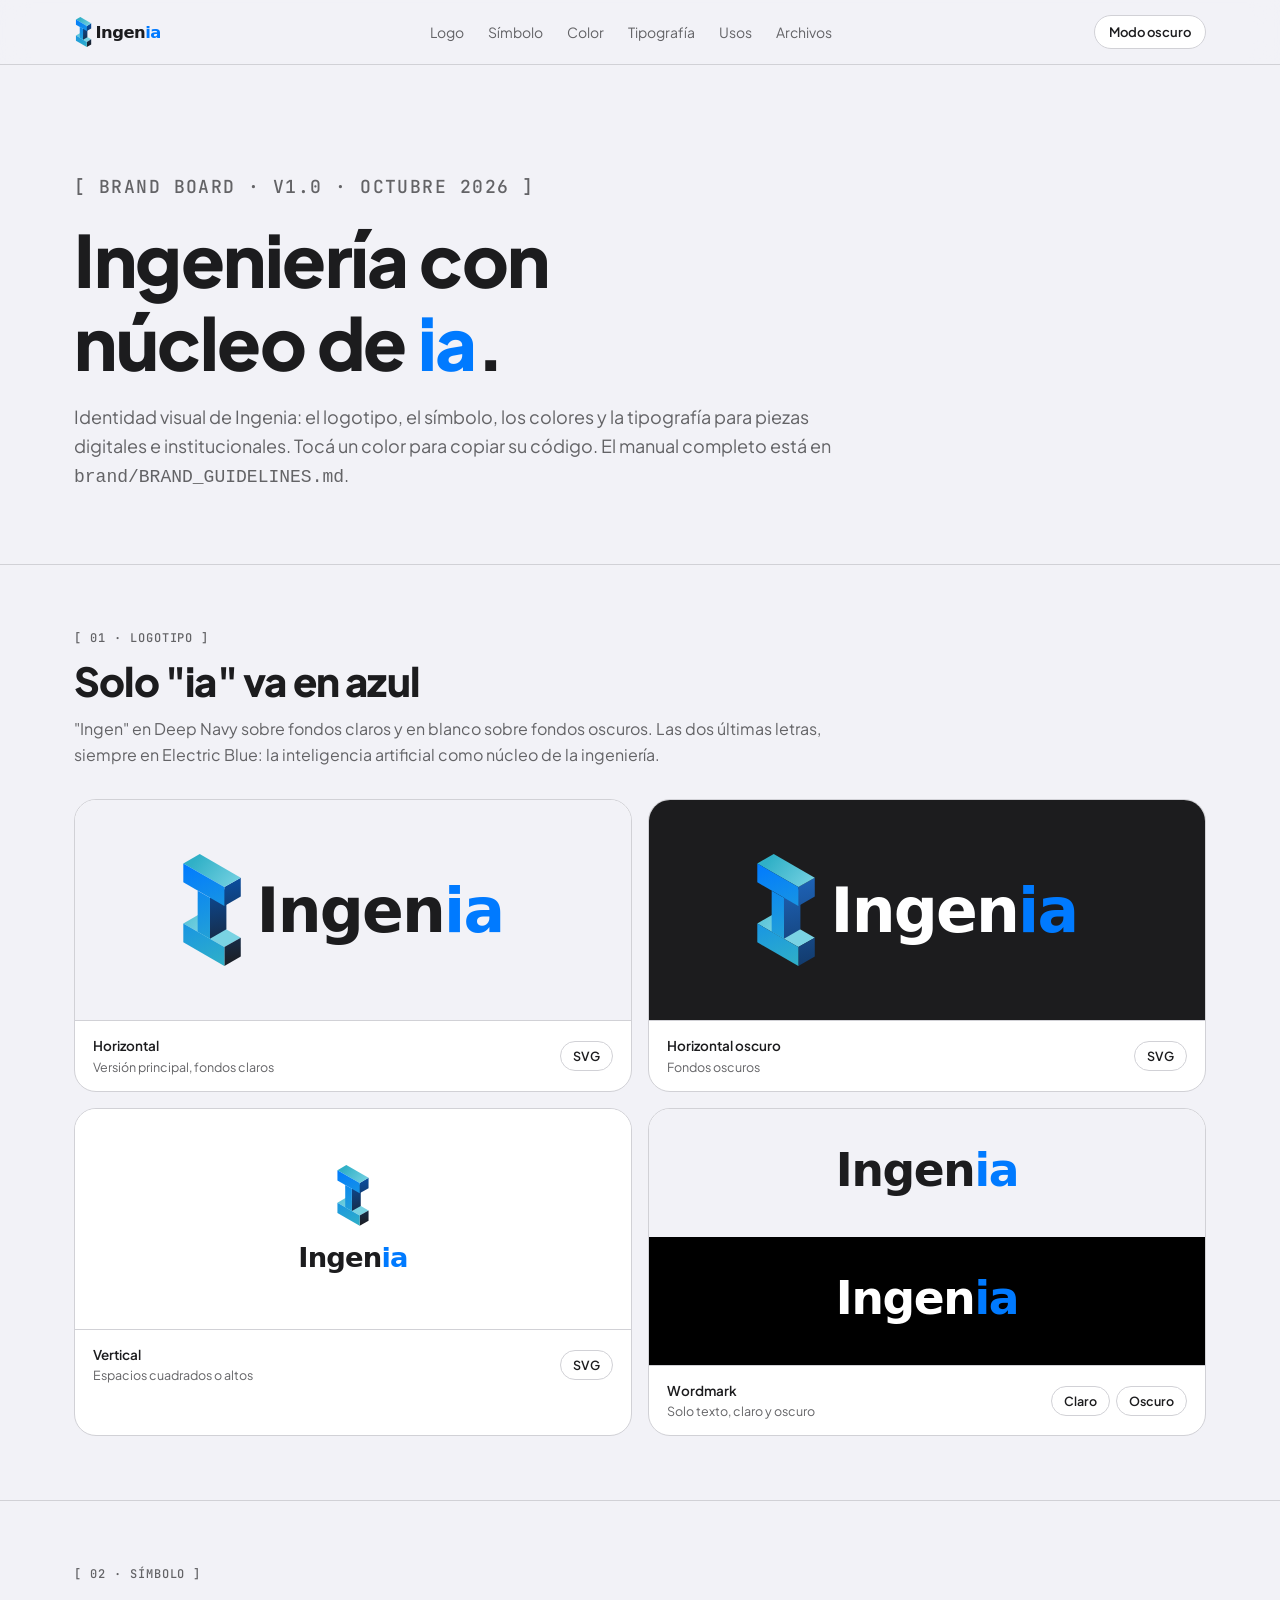
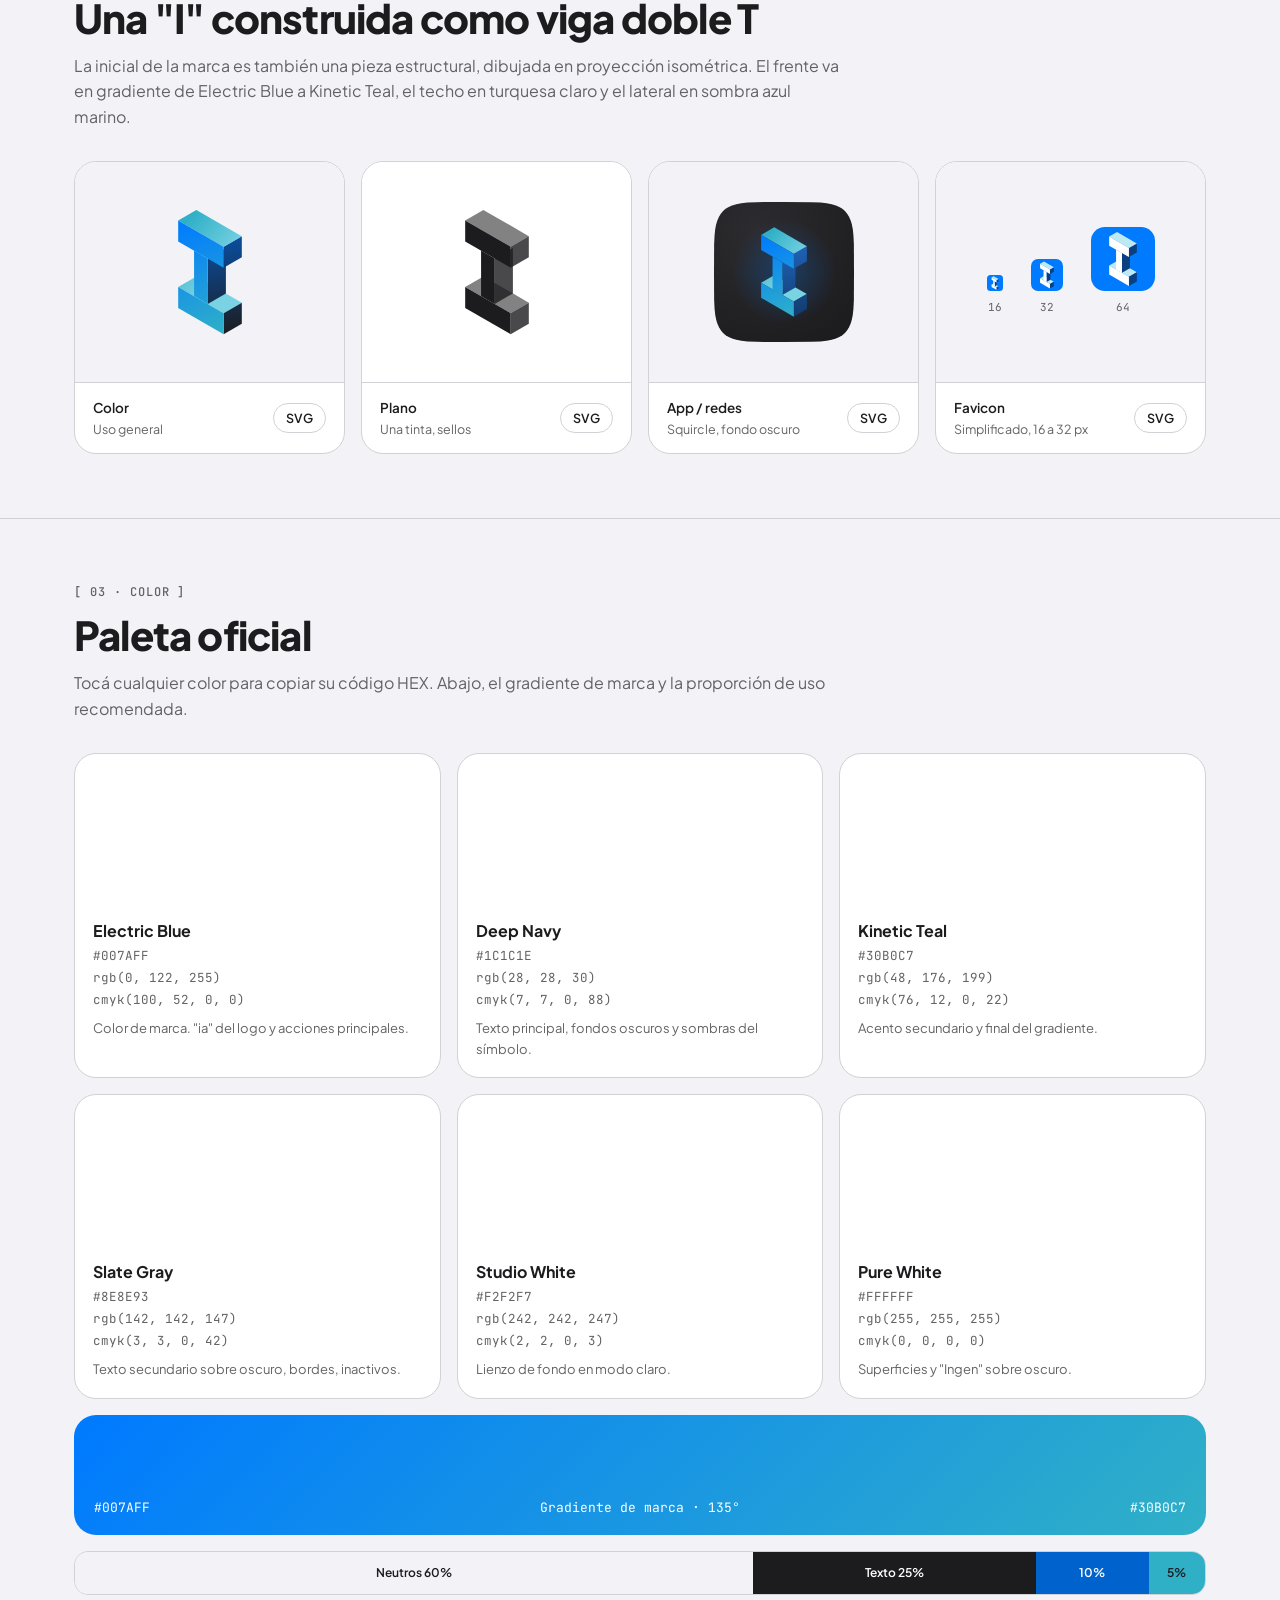
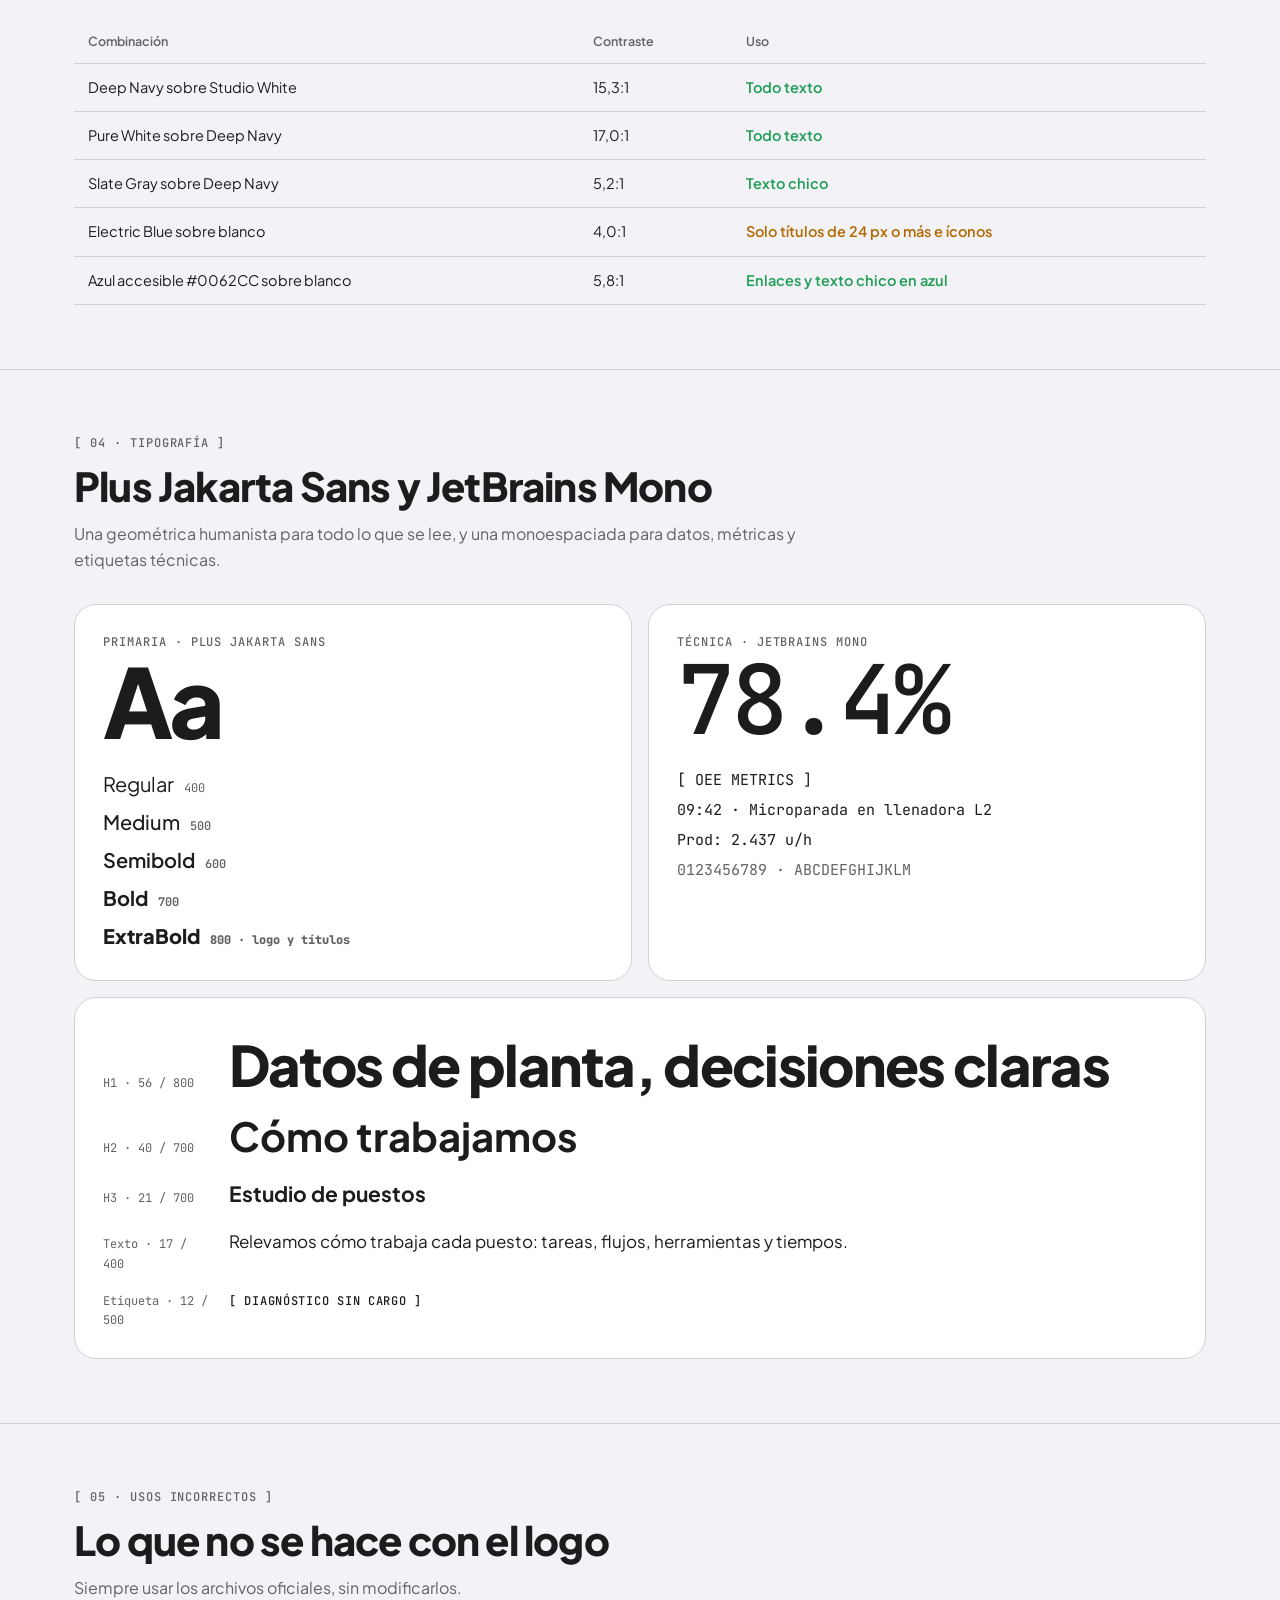
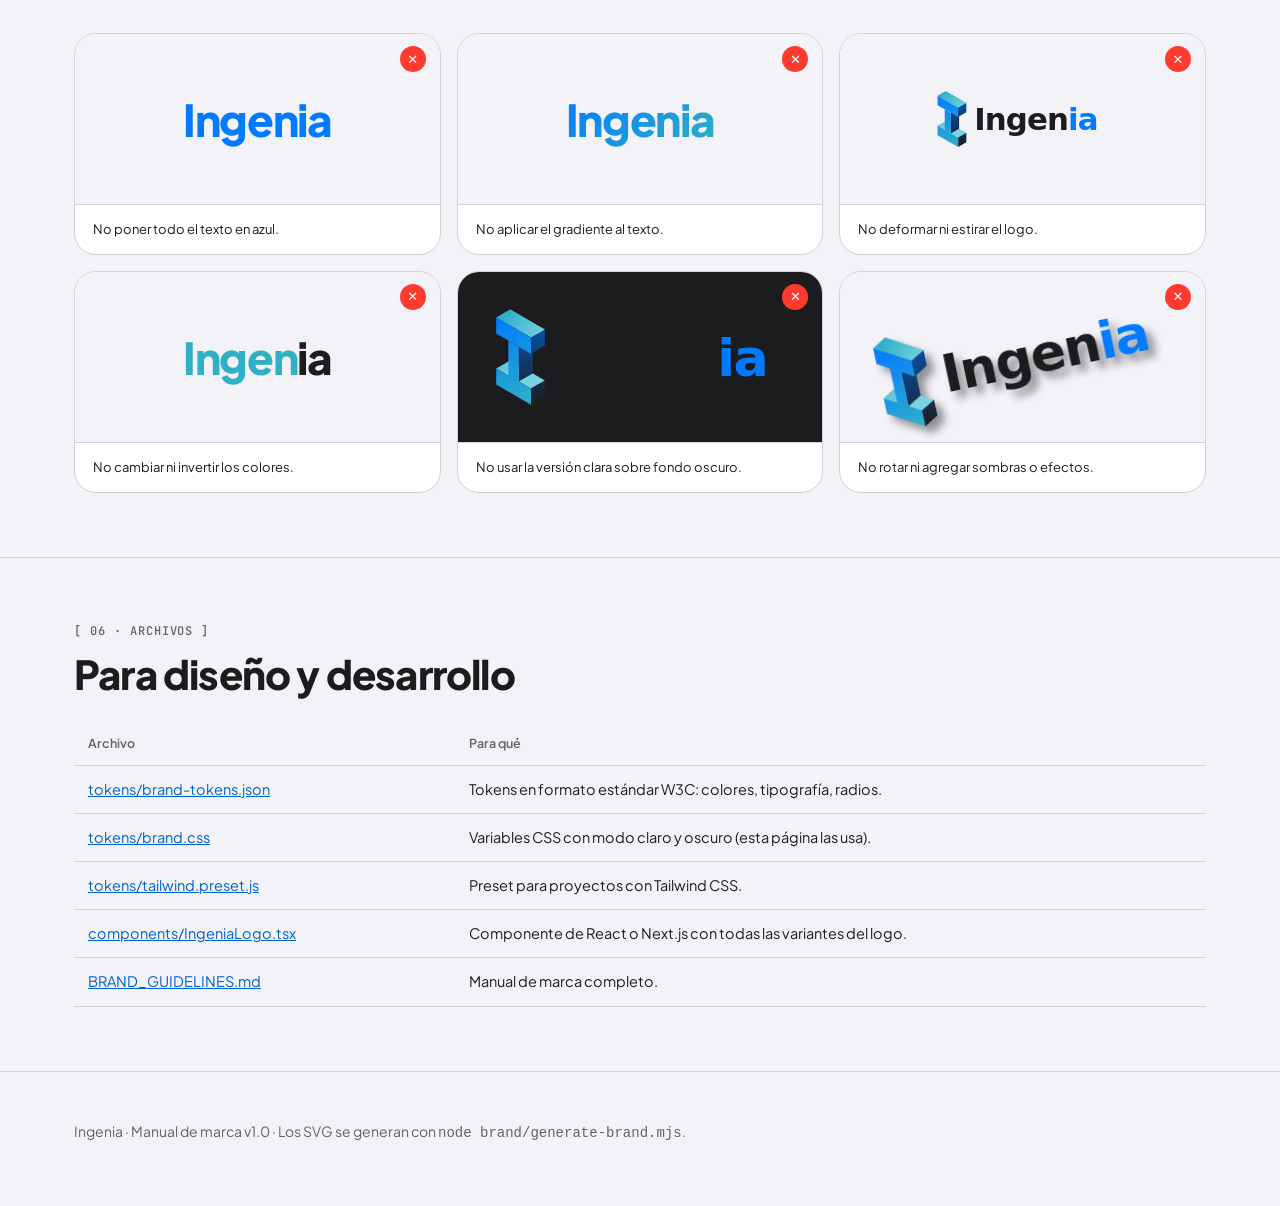
<file: brand/showcase/index.html>
<!doctype html>
<!-- Brand board de Ingenia. Se abre con la vista previa encendida: http://localhost:5173/brand/showcase/ -->
<html lang="es">
<head>
<meta charset="utf-8" />
<meta name="viewport" content="width=device-width, initial-scale=1" />
<meta name="robots" content="noindex" />
<title>Ingenia · Brand board</title>
<link rel="icon" href="../assets/icon/ingenia-favicon.svg" type="image/svg+xml" />
<link rel="preconnect" href="https://fonts.googleapis.com" />
<link rel="preconnect" href="https://fonts.gstatic.com" crossorigin />
<link href="https://fonts.googleapis.com/css2?family=JetBrains+Mono:wght@400;500&family=Plus+Jakarta+Sans:wght@400;500;600;700;800&display=swap" rel="stylesheet" />
<link rel="stylesheet" href="../tokens/brand.css" />
<style>
  *, *::before, *::after { box-sizing: border-box; }
  html { scroll-behavior: smooth; }
  body { margin: 0; background: var(--ingenia-bg); color: var(--ingenia-text); font-family: var(--ingenia-font); line-height: 1.6; -webkit-font-smoothing: antialiased; transition: background-color .3s, color .3s; }
  img { display: block; max-width: 100%; }
  h1, h2, h3 { margin: 0; letter-spacing: -0.02em; line-height: 1.15; }
  p { margin: 0; }
  a { color: var(--ingenia-electric-blue-text); }
  :root[data-theme="dark"] a { color: #4DA3FF; }
  :focus-visible { outline: 2px solid var(--ingenia-electric-blue); outline-offset: 3px; border-radius: 6px; }

  .wrap { max-width: 1180px; margin: 0 auto; padding: 0 24px; }
  @media (max-width: 640px) { .wrap { padding: 0 16px; } }

  /* Barra superior */
  .top { position: sticky; top: 0; z-index: 10; backdrop-filter: blur(14px) saturate(160%); -webkit-backdrop-filter: blur(14px) saturate(160%); background: color-mix(in srgb, var(--ingenia-bg) 80%, transparent); border-bottom: 1px solid var(--ingenia-border); }
  .top .wrap { display: flex; align-items: center; justify-content: space-between; gap: 16px; height: 64px; }
  .top img { height: 32px; width: auto; }
  .top nav { display: flex; gap: 4px; flex-wrap: wrap; }
  .top nav a { color: var(--ingenia-text-muted); text-decoration: none; font-size: 14px; padding: 6px 10px; border-radius: 999px; }
  .top nav a:hover { color: var(--ingenia-text); background: color-mix(in srgb, var(--ingenia-text) 6%, transparent); }
  @media (max-width: 900px) { .top nav { display: none; } }
  .theme-btn { display: inline-flex; align-items: center; gap: 8px; font: 600 13px var(--ingenia-font); color: var(--ingenia-text); background: var(--ingenia-surface); border: 1px solid var(--ingenia-border); border-radius: 999px; padding: 8px 14px; cursor: pointer; }

  /* Portada */
  .cover { padding: 88px 0 72px; }
  .eyebrow { font-family: var(--ingenia-font-mono); font-size: 12px; font-weight: 500; letter-spacing: .08em; color: var(--ingenia-text-muted); }
  .cover h1 { font-size: clamp(40px, 6vw, 72px); font-weight: 800; margin-top: 16px; max-width: 14ch; }
  .cover h1 span { color: var(--ingenia-electric-blue); }
  .cover p { font-size: 18px; color: var(--ingenia-text-muted); max-width: 60ch; margin-top: 20px; }

  section.block { padding: 64px 0; border-top: 1px solid var(--ingenia-border); }
  .block h2 { font-size: clamp(28px, 3.4vw, 40px); font-weight: 800; margin-top: 10px; }
  .lead { color: var(--ingenia-text-muted); margin-top: 12px; max-width: 64ch; }

  .grid { display: grid; gap: 16px; margin-top: 32px; }
  .g2 { grid-template-columns: repeat(2, minmax(0, 1fr)); }
  .g3 { grid-template-columns: repeat(3, minmax(0, 1fr)); }
  .g4 { grid-template-columns: repeat(4, minmax(0, 1fr)); }
  @media (max-width: 900px) { .g3, .g4 { grid-template-columns: repeat(2, minmax(0, 1fr)); } }
  @media (max-width: 600px) { .g2, .g3, .g4 { grid-template-columns: minmax(0, 1fr); } }

  .card { background: var(--ingenia-surface); border: 1px solid var(--ingenia-border); border-radius: 22px; overflow: hidden; display: flex; flex-direction: column; }
  .stage { display: grid; place-items: center; min-height: 220px; padding: 32px; }
  .stage--light { background: #F2F2F7; }
  .stage--white { background: #FFFFFF; }
  .stage--dark { background: #1C1C1E; }
  .stage--black { background: #000000; }
  .stage img { max-height: 120px; width: auto; }
  .meta { display: flex; justify-content: space-between; align-items: center; gap: 12px; padding: 14px 18px; border-top: 1px solid var(--ingenia-border); font-size: 13.5px; }
  .meta b { font-weight: 600; }
  .meta small { display: block; color: var(--ingenia-text-muted); font-size: 12.5px; }
  .dl { font: 600 12.5px var(--ingenia-font); white-space: nowrap; text-decoration: none; padding: 6px 12px; border-radius: 999px; border: 1px solid var(--ingenia-border); color: var(--ingenia-text); }
  .dl:hover { border-color: var(--ingenia-electric-blue); }

  .sizes { display: flex; align-items: flex-end; gap: 28px; flex-wrap: wrap; }
  .sizes figure { margin: 0; display: grid; justify-items: center; gap: 8px; font-family: var(--ingenia-font-mono); font-size: 11px; color: var(--ingenia-text-muted); }

  /* Colores */
  .swatch { cursor: pointer; text-align: left; font: inherit; color: inherit; padding: 0; }
  .swatch .chip { height: 150px; position: relative; box-shadow: inset 0 -1px 0 var(--ingenia-border); }
  .swatch .chip::after { content: "Copiar"; position: absolute; right: 12px; bottom: 12px; font: 600 11.5px var(--ingenia-font); padding: 4px 10px; border-radius: 999px; background: rgba(0,0,0,.45); color: #fff; opacity: 0; transition: opacity .2s; }
  .swatch:hover .chip::after, .swatch:focus-visible .chip::after { opacity: 1; }
  .swatch .info { padding: 14px 18px 18px; display: grid; gap: 2px; }
  .swatch .info b { font-size: 16px; }
  .swatch .info code { font-family: var(--ingenia-font-mono); font-size: 12.5px; color: var(--ingenia-text-muted); }
  .swatch .info .role { font-size: 13px; color: var(--ingenia-text-muted); margin-top: 6px; }
  .gradient-bar { height: 120px; border-radius: 22px; background: var(--ingenia-gradient); margin-top: 16px; display: flex; align-items: flex-end; justify-content: space-between; padding: 16px 20px; color: #fff; font-family: var(--ingenia-font-mono); font-size: 13px; }
  .ratio { display: flex; height: 44px; border-radius: 14px; overflow: hidden; margin-top: 16px; border: 1px solid var(--ingenia-border); }
  .ratio span { display: grid; place-items: center; font: 600 12px var(--ingenia-font); }

  /* Tipografía */
  .type-sample { padding: 28px; }
  .type-sample .big { font-size: clamp(56px, 8vw, 96px); font-weight: 800; letter-spacing: -0.04em; line-height: 1; }
  .type-sample .mono { font-family: var(--ingenia-font-mono); }
  .weights { display: grid; gap: 6px; margin-top: 20px; font-size: 20px; }
  .weights span small { font-family: var(--ingenia-font-mono); font-size: 12px; color: var(--ingenia-text-muted); margin-left: 10px; }
  .scale { display: grid; gap: 18px; margin-top: 8px; }
  .scale div { display: grid; grid-template-columns: 110px 1fr; align-items: baseline; gap: 16px; }
  .scale code { font-family: var(--ingenia-font-mono); font-size: 12px; color: var(--ingenia-text-muted); }
  @media (max-width: 600px) { .scale div { grid-template-columns: 1fr; gap: 2px; } }

  /* Usos incorrectos */
  .dont .stage { min-height: 170px; position: relative; }
  .dont .stage::before { content: "✕"; position: absolute; top: 12px; right: 14px; width: 26px; height: 26px; border-radius: 50%; display: grid; place-items: center; background: #FF3B30; color: #fff; font-size: 13px; font-weight: 700; }
  .dont .meta { font-size: 13px; }
  .wordmark-live { font-weight: 800; font-size: 44px; letter-spacing: -0.03em; }

  /* Tabla */
  table { width: 100%; border-collapse: collapse; margin-top: 24px; font-size: 14.5px; }
  th, td { text-align: left; padding: 12px 14px; border-bottom: 1px solid var(--ingenia-border); }
  th { font-size: 12.5px; color: var(--ingenia-text-muted); font-weight: 600; }
  .ok { color: #1F9D55; font-weight: 600; }
  .warn { color: #B26A00; font-weight: 600; }
  :root[data-theme="dark"] .ok { color: #34C759; }
  :root[data-theme="dark"] .warn { color: #FFB340; }
  .table-scroll { overflow-x: auto; }

  .toast { position: fixed; left: 50%; bottom: 24px; transform: translate(-50%, 20px); background: var(--ingenia-deep-navy); color: #fff; padding: 10px 18px; border-radius: 999px; font-size: 14px; opacity: 0; pointer-events: none; transition: opacity .25s, transform .25s; }
  .toast.show { opacity: 1; transform: translate(-50%, 0); }
  :root[data-theme="dark"] .toast { background: #fff; color: #1C1C1E; }

  footer { padding: 48px 0 64px; border-top: 1px solid var(--ingenia-border); color: var(--ingenia-text-muted); font-size: 14px; }
</style>
</head>
<body>
  <header class="top">
    <div class="wrap">
      <img id="top-logo" src="../assets/logo/ingenia-logo-horizontal.svg" alt="Ingenia" width="94" height="32" />
      <nav aria-label="Secciones">
        <a href="#logo">Logo</a><a href="#simbolo">Símbolo</a><a href="#color">Color</a><a href="#tipografia">Tipografía</a><a href="#usos">Usos</a><a href="#archivos">Archivos</a>
      </nav>
      <button class="theme-btn" id="theme-btn" type="button" aria-pressed="false">Modo oscuro</button>
    </div>
  </header>

  <main>
    <section class="cover">
      <div class="wrap">
        <p class="eyebrow">[ BRAND BOARD · V1.0 · OCTUBRE 2026 ]</p>
        <h1>Ingeniería con núcleo de <span>ia</span>.</h1>
        <p>Identidad visual de Ingenia: el logotipo, el símbolo, los colores y la tipografía para piezas digitales e institucionales. Tocá un color para copiar su código. El manual completo está en <code>brand/BRAND_GUIDELINES.md</code>.</p>
      </div>
    </section>

    <section class="block" id="logo">
      <div class="wrap">
        <p class="eyebrow">[ 01 · LOGOTIPO ]</p>
        <h2>Solo "ia" va en azul</h2>
        <p class="lead">"Ingen" en Deep Navy sobre fondos claros y en blanco sobre fondos oscuros. Las dos últimas letras, siempre en Electric Blue: la inteligencia artificial como núcleo de la ingeniería.</p>
        <div class="grid g2">
          <article class="card"><div class="stage stage--light"><img src="../assets/logo/ingenia-logo-horizontal.svg" alt="Logo horizontal de Ingenia para fondos claros" /></div>
            <div class="meta"><span><b>Horizontal</b><small>Versión principal, fondos claros</small></span><a class="dl" href="../assets/logo/ingenia-logo-horizontal.svg" download>SVG</a></div></article>
          <article class="card"><div class="stage stage--dark"><img src="../assets/logo/ingenia-logo-horizontal-dark.svg" alt="Logo horizontal de Ingenia para fondos oscuros" /></div>
            <div class="meta"><span><b>Horizontal oscuro</b><small>Fondos oscuros</small></span><a class="dl" href="../assets/logo/ingenia-logo-horizontal-dark.svg" download>SVG</a></div></article>
          <article class="card"><div class="stage stage--white"><img src="../assets/logo/ingenia-logo-vertical.svg" alt="Logo vertical de Ingenia" /></div>
            <div class="meta"><span><b>Vertical</b><small>Espacios cuadrados o altos</small></span><a class="dl" href="../assets/logo/ingenia-logo-vertical.svg" download>SVG</a></div></article>
          <article class="card">
            <div class="stage stage--light" style="min-height:110px"><img src="../assets/logo/ingenia-wordmark.svg" alt="Wordmark de Ingenia para fondos claros" style="max-height:64px" /></div>
            <div class="stage stage--black" style="min-height:110px"><img src="../assets/logo/ingenia-wordmark-dark.svg" alt="Wordmark de Ingenia para fondos oscuros" style="max-height:64px" /></div>
            <div class="meta"><span><b>Wordmark</b><small>Solo texto, claro y oscuro</small></span><span style="display:flex;gap:6px"><a class="dl" href="../assets/logo/ingenia-wordmark.svg" download>Claro</a><a class="dl" href="../assets/logo/ingenia-wordmark-dark.svg" download>Oscuro</a></span></div></article>
        </div>
      </div>
    </section>

    <section class="block" id="simbolo">
      <div class="wrap">
        <p class="eyebrow">[ 02 · SÍMBOLO ]</p>
        <h2>Una "I" construida como viga doble T</h2>
        <p class="lead">La inicial de la marca es también una pieza estructural, dibujada en proyección isométrica. El frente va en gradiente de Electric Blue a Kinetic Teal, el techo en turquesa claro y el lateral en sombra azul marino.</p>
        <div class="grid g4">
          <article class="card"><div class="stage stage--light"><img src="../assets/icon/ingenia-icon.svg" alt="Símbolo de Ingenia a color" style="max-height:140px" /></div>
            <div class="meta"><span><b>Color</b><small>Uso general</small></span><a class="dl" href="../assets/icon/ingenia-icon.svg" download>SVG</a></div></article>
          <article class="card"><div class="stage stage--white"><img src="../assets/icon/ingenia-icon-flat.svg" alt="Símbolo de Ingenia en un solo color" style="max-height:140px" /></div>
            <div class="meta"><span><b>Plano</b><small>Una tinta, sellos</small></span><a class="dl" href="../assets/icon/ingenia-icon-flat.svg" download>SVG</a></div></article>
          <article class="card"><div class="stage stage--light"><img src="../assets/icon/ingenia-app-icon-ios.svg" alt="Ícono de app de Ingenia" style="max-height:140px" /></div>
            <div class="meta"><span><b>App / redes</b><small>Squircle, fondo oscuro</small></span><a class="dl" href="../assets/icon/ingenia-app-icon-ios.svg" download>SVG</a></div></article>
          <article class="card"><div class="stage stage--light"><div class="sizes">
              <figure><img src="../assets/icon/ingenia-favicon.svg" alt="" width="16" height="16" /><figcaption>16</figcaption></figure>
              <figure><img src="../assets/icon/ingenia-favicon.svg" alt="" width="32" height="32" /><figcaption>32</figcaption></figure>
              <figure><img src="../assets/icon/ingenia-favicon.svg" alt="Favicon de Ingenia" width="64" height="64" /><figcaption>64</figcaption></figure>
            </div></div>
            <div class="meta"><span><b>Favicon</b><small>Simplificado, 16 a 32 px</small></span><a class="dl" href="../assets/icon/ingenia-favicon.svg" download>SVG</a></div></article>
        </div>
      </div>
    </section>

    <section class="block" id="color">
      <div class="wrap">
        <p class="eyebrow">[ 03 · COLOR ]</p>
        <h2>Paleta oficial</h2>
        <p class="lead">Tocá cualquier color para copiar su código HEX. Abajo, el gradiente de marca y la proporción de uso recomendada.</p>
        <div class="grid g3" id="swatches"></div>
        <div class="gradient-bar"><span>#007AFF</span><span>Gradiente de marca · 135°</span><span>#30B0C7</span></div>
        <div class="ratio" aria-label="Proporción de uso: 60% neutros, 25% texto y superficies, 10% Electric Blue, 5% Kinetic Teal">
          <span style="flex:60;background:#F2F2F7;color:#1C1C1E">Neutros 60%</span>
          <span style="flex:25;background:#1C1C1E;color:#fff">Texto 25%</span>
          <span style="flex:10;background:#0062CC;color:#fff">10%</span>
          <span style="flex:5;background:#30B0C7;color:#1C1C1E">5%</span>
        </div>
        <div class="table-scroll">
          <table>
            <thead><tr><th>Combinación</th><th>Contraste</th><th>Uso</th></tr></thead>
            <tbody>
              <tr><td>Deep Navy sobre Studio White</td><td>15,3:1</td><td class="ok">Todo texto</td></tr>
              <tr><td>Pure White sobre Deep Navy</td><td>17,0:1</td><td class="ok">Todo texto</td></tr>
              <tr><td>Slate Gray sobre Deep Navy</td><td>5,2:1</td><td class="ok">Texto chico</td></tr>
              <tr><td>Electric Blue sobre blanco</td><td>4,0:1</td><td class="warn">Solo títulos de 24 px o más e íconos</td></tr>
              <tr><td>Azul accesible #0062CC sobre blanco</td><td>5,8:1</td><td class="ok">Enlaces y texto chico en azul</td></tr>
            </tbody>
          </table>
        </div>
      </div>
    </section>

    <section class="block" id="tipografia">
      <div class="wrap">
        <p class="eyebrow">[ 04 · TIPOGRAFÍA ]</p>
        <h2>Plus Jakarta Sans y JetBrains Mono</h2>
        <p class="lead">Una geométrica humanista para todo lo que se lee, y una monoespaciada para datos, métricas y etiquetas técnicas.</p>
        <div class="grid g2">
          <article class="card type-sample">
            <p class="eyebrow">PRIMARIA · PLUS JAKARTA SANS</p>
            <p class="big">Aa</p>
            <div class="weights">
              <span style="font-weight:400">Regular<small>400</small></span>
              <span style="font-weight:500">Medium<small>500</small></span>
              <span style="font-weight:600">Semibold<small>600</small></span>
              <span style="font-weight:700">Bold<small>700</small></span>
              <span style="font-weight:800">ExtraBold<small>800 · logo y títulos</small></span>
            </div>
          </article>
          <article class="card type-sample">
            <p class="eyebrow">TÉCNICA · JETBRAINS MONO</p>
            <p class="big mono" style="font-weight:500">78.4%</p>
            <div class="weights mono" style="font-size:15px">
              <span>[ OEE METRICS ]</span>
              <span>09:42 · Microparada en llenadora L2</span>
              <span>Prod: 2.437 u/h</span>
              <span style="color:var(--ingenia-text-muted)">0123456789 · ABCDEFGHIJKLM</span>
            </div>
          </article>
        </div>
        <div class="card type-sample" style="margin-top:16px">
          <div class="scale">
            <div><code>H1 · 56 / 800</code><span style="font-size:clamp(32px,4.5vw,56px);font-weight:800;line-height:1.08;letter-spacing:-0.03em">Datos de planta, decisiones claras</span></div>
            <div><code>H2 · 40 / 700</code><span style="font-size:clamp(26px,3.4vw,40px);font-weight:700;line-height:1.15">Cómo trabajamos</span></div>
            <div><code>H3 · 21 / 700</code><span style="font-size:21px;font-weight:700">Estudio de puestos</span></div>
            <div><code>Texto · 17 / 400</code><span style="font-size:17px">Relevamos cómo trabaja cada puesto: tareas, flujos, herramientas y tiempos.</span></div>
            <div><code>Etiqueta · 12 / 500</code><span style="font-family:var(--ingenia-font-mono);font-size:12px;font-weight:500;letter-spacing:.06em">[ DIAGNÓSTICO SIN CARGO ]</span></div>
          </div>
        </div>
      </div>
    </section>

    <section class="block" id="usos">
      <div class="wrap">
        <p class="eyebrow">[ 05 · USOS INCORRECTOS ]</p>
        <h2>Lo que no se hace con el logo</h2>
        <p class="lead">Siempre usar los archivos oficiales, sin modificarlos.</p>
        <div class="grid g3 dont">
          <article class="card"><div class="stage stage--light"><span class="wordmark-live" style="color:#007AFF">Ingenia</span></div><div class="meta">No poner todo el texto en azul.</div></article>
          <article class="card"><div class="stage stage--light"><span class="wordmark-live" style="background:linear-gradient(135deg,#007AFF,#30B0C7);-webkit-background-clip:text;background-clip:text;color:transparent">Ingenia</span></div><div class="meta">No aplicar el gradiente al texto.</div></article>
          <article class="card"><div class="stage stage--light"><img src="../assets/logo/ingenia-logo-horizontal.svg" alt="" style="width:80%;height:60px;max-height:none" /></div><div class="meta">No deformar ni estirar el logo.</div></article>
          <article class="card"><div class="stage stage--light"><span class="wordmark-live"><span style="color:#30B0C7">Ingen</span><span style="color:#1C1C1E">ia</span></span></div><div class="meta">No cambiar ni invertir los colores.</div></article>
          <article class="card"><div class="stage stage--dark"><img src="../assets/logo/ingenia-logo-horizontal.svg" alt="" /></div><div class="meta">No usar la versión clara sobre fondo oscuro.</div></article>
          <article class="card"><div class="stage stage--light"><img src="../assets/logo/ingenia-logo-horizontal.svg" alt="" style="transform:rotate(-12deg);filter:drop-shadow(6px 8px 4px rgba(0,0,0,.4))" /></div><div class="meta">No rotar ni agregar sombras o efectos.</div></article>
        </div>
      </div>
    </section>

    <section class="block" id="archivos">
      <div class="wrap">
        <p class="eyebrow">[ 06 · ARCHIVOS ]</p>
        <h2>Para diseño y desarrollo</h2>
        <div class="table-scroll">
          <table>
            <thead><tr><th>Archivo</th><th>Para qué</th></tr></thead>
            <tbody>
              <tr><td><a href="../tokens/brand-tokens.json">tokens/brand-tokens.json</a></td><td>Tokens en formato estándar W3C: colores, tipografía, radios.</td></tr>
              <tr><td><a href="../tokens/brand.css">tokens/brand.css</a></td><td>Variables CSS con modo claro y oscuro (esta página las usa).</td></tr>
              <tr><td><a href="../tokens/tailwind.preset.js">tokens/tailwind.preset.js</a></td><td>Preset para proyectos con Tailwind CSS.</td></tr>
              <tr><td><a href="../components/IngeniaLogo.tsx">components/IngeniaLogo.tsx</a></td><td>Componente de React o Next.js con todas las variantes del logo.</td></tr>
              <tr><td><a href="../BRAND_GUIDELINES.md">BRAND_GUIDELINES.md</a></td><td>Manual de marca completo.</td></tr>
            </tbody>
          </table>
        </div>
      </div>
    </section>
  </main>

  <footer><div class="wrap">Ingenia · Manual de marca v1.0 · Los SVG se generan con <code>node brand/generate-brand.mjs</code>.</div></footer>
  <div class="toast" id="toast" role="status" aria-live="polite"></div>

<script>
(function () {
  "use strict";
  const colors = [
    { name: "Electric Blue", hex: "#007AFF", rgb: "0, 122, 255", cmyk: "100, 52, 0, 0", role: "Color de marca. \"ia\" del logo y acciones principales.", ink: "#fff" },
    { name: "Deep Navy", hex: "#1C1C1E", rgb: "28, 28, 30", cmyk: "7, 7, 0, 88", role: "Texto principal, fondos oscuros y sombras del símbolo.", ink: "#fff" },
    { name: "Kinetic Teal", hex: "#30B0C7", rgb: "48, 176, 199", cmyk: "76, 12, 0, 22", role: "Acento secundario y final del gradiente.", ink: "#1C1C1E" },
    { name: "Slate Gray", hex: "#8E8E93", rgb: "142, 142, 147", cmyk: "3, 3, 0, 42", role: "Texto secundario sobre oscuro, bordes, inactivos.", ink: "#1C1C1E" },
    { name: "Studio White", hex: "#F2F2F7", rgb: "242, 242, 247", cmyk: "2, 2, 0, 3", role: "Lienzo de fondo en modo claro.", ink: "#1C1C1E" },
    { name: "Pure White", hex: "#FFFFFF", rgb: "255, 255, 255", cmyk: "0, 0, 0, 0", role: "Superficies y \"Ingen\" sobre oscuro.", ink: "#1C1C1E" },
  ];
  const wrap = document.getElementById("swatches");
  colors.forEach((c) => {
    const b = document.createElement("button");
    b.type = "button";
    b.className = "card swatch";
    b.setAttribute("aria-label", `Copiar ${c.name} ${c.hex}`);
    b.innerHTML = `<div class="chip" style="background:${c.hex};${c.hex === "#FFFFFF" || c.hex === "#F2F2F7" ? "border-bottom:1px solid var(--ingenia-border)" : ""}"></div>
      <div class="info"><b>${c.name}</b><code>${c.hex}</code><code>rgb(${c.rgb})</code><code>cmyk(${c.cmyk})</code><span class="role">${c.role}</span></div>`;
    b.addEventListener("click", () => copy(c.hex, `${c.name} copiado: ${c.hex}`));
    wrap.appendChild(b);
  });

  const toast = document.getElementById("toast");
  let t;
  function copy(text, msg) {
    const done = () => { toast.textContent = msg; toast.classList.add("show"); clearTimeout(t); t = setTimeout(() => toast.classList.remove("show"), 1800); };
    if (navigator.clipboard) navigator.clipboard.writeText(text).then(done, () => { toast.textContent = text; done(); });
    else done();
  }

  // Modo claro / oscuro (se recuerda en este navegador)
  const root = document.documentElement;
  const btn = document.getElementById("theme-btn");
  const logo = document.getElementById("top-logo");
  function apply(theme) {
    root.dataset.theme = theme;
    const dark = theme === "dark";
    btn.textContent = dark ? "Modo claro" : "Modo oscuro";
    btn.setAttribute("aria-pressed", String(dark));
    logo.src = `../assets/logo/ingenia-logo-horizontal${dark ? "-dark" : ""}.svg`;
  }
  let saved = null;
  try { saved = localStorage.getItem("ingenia-brand-theme"); } catch (e) {}
  apply(saved || (matchMedia("(prefers-color-scheme: dark)").matches ? "dark" : "light"));
  btn.addEventListener("click", () => {
    const next = root.dataset.theme === "dark" ? "light" : "dark";
    apply(next);
    try { localStorage.setItem("ingenia-brand-theme", next); } catch (e) {}
  });
})();
</script>
</body>
</html>
</file>
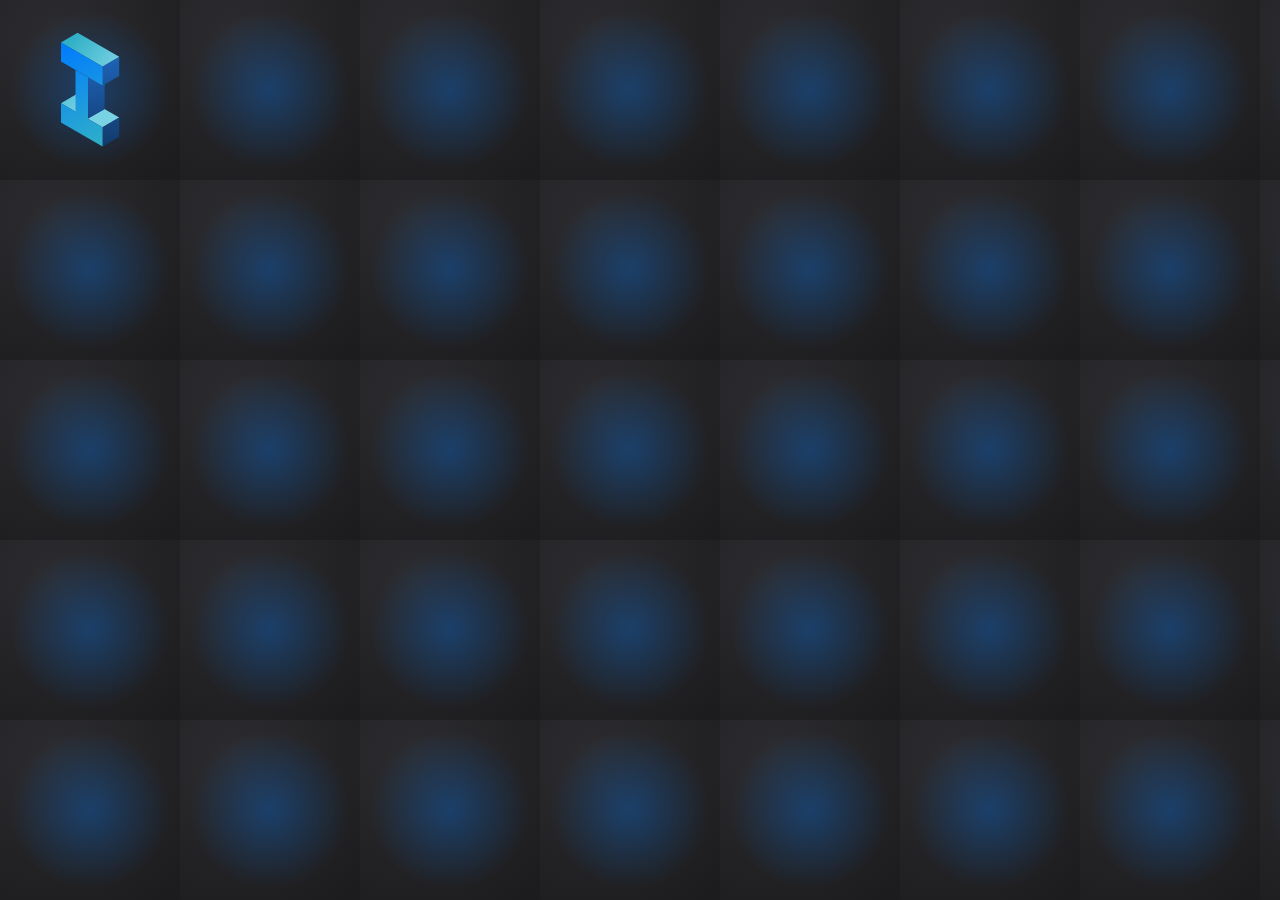
<file: brand/apple-touch-icon.html>
<!doctype html>
<!-- Fuente de apple-touch-icon.png (180x180). iOS redondea las esquinas solo: el fondo va a sangre. Regenerar: node brand/export-images.mjs -->
<!-- Mismo diseño que brand/assets/icon/ingenia-app-icon-ios.svg, sin la forma squircle. -->
<html lang="es">
<head>
<meta charset="utf-8" />
<style>
  * { margin: 0; }
  html, body { width: 180px; height: 180px; overflow: hidden; }
  body { display: grid; place-items: center; background: radial-gradient(circle at 50% 50%, rgba(0, 122, 255, .3), transparent 62%), radial-gradient(circle at 30% 20%, #2C2C30, #1C1C1E 95%); }
  svg { width: 60px; height: auto; }
</style>
</head>
<body>
<svg viewBox="-22 -101 75 144" aria-hidden="true">
  <defs>
    <linearGradient id="f" gradientUnits="userSpaceOnUse" x1="-21" y1="-88" x2="31" y2="42"><stop offset="0" stop-color="#007AFF"/><stop offset="1" stop-color="#30B0C7"/></linearGradient>
    <linearGradient id="t" gradientUnits="userSpaceOnUse" x1="0" y1="-100" x2="52" y2="-58"><stop offset="0" stop-color="#30B0C7"/><stop offset="1" stop-color="#7AD3E3"/></linearGradient>
    <linearGradient id="s" gradientUnits="userSpaceOnUse" x1="31" y1="-70" x2="52" y2="42"><stop offset="0" stop-color="#1E63B8"/><stop offset="1" stop-color="#123A6B"/></linearGradient>
  </defs>
  <polygon points="-20.78,-12 31.18,18 51.96,6 0,-24" fill="url(#t)"/>
  <polygon points="31.18,42 51.96,30 51.96,6 31.18,18" fill="url(#s)"/>
  <polygon points="-20.78,12 31.18,42 31.18,18 -20.78,-12" fill="url(#f)"/>
  <polygon points="12.99,7.5 33.77,-4.5 33.77,-56.5 12.99,-44.5" fill="url(#s)"/>
  <polygon points="-2.6,-1.5 12.99,7.5 12.99,-44.5 -2.6,-53.5" fill="url(#f)"/>
  <polygon points="31.18,-34 51.96,-46 51.96,-70 31.18,-58" fill="url(#s)"/>
  <polygon points="-20.78,-88 31.18,-58 51.96,-70 0,-100" fill="url(#t)"/>
  <polygon points="-20.78,-64 31.18,-34 31.18,-58 -20.78,-88" fill="url(#f)"/>
</svg>
</body>
</html>
</file>
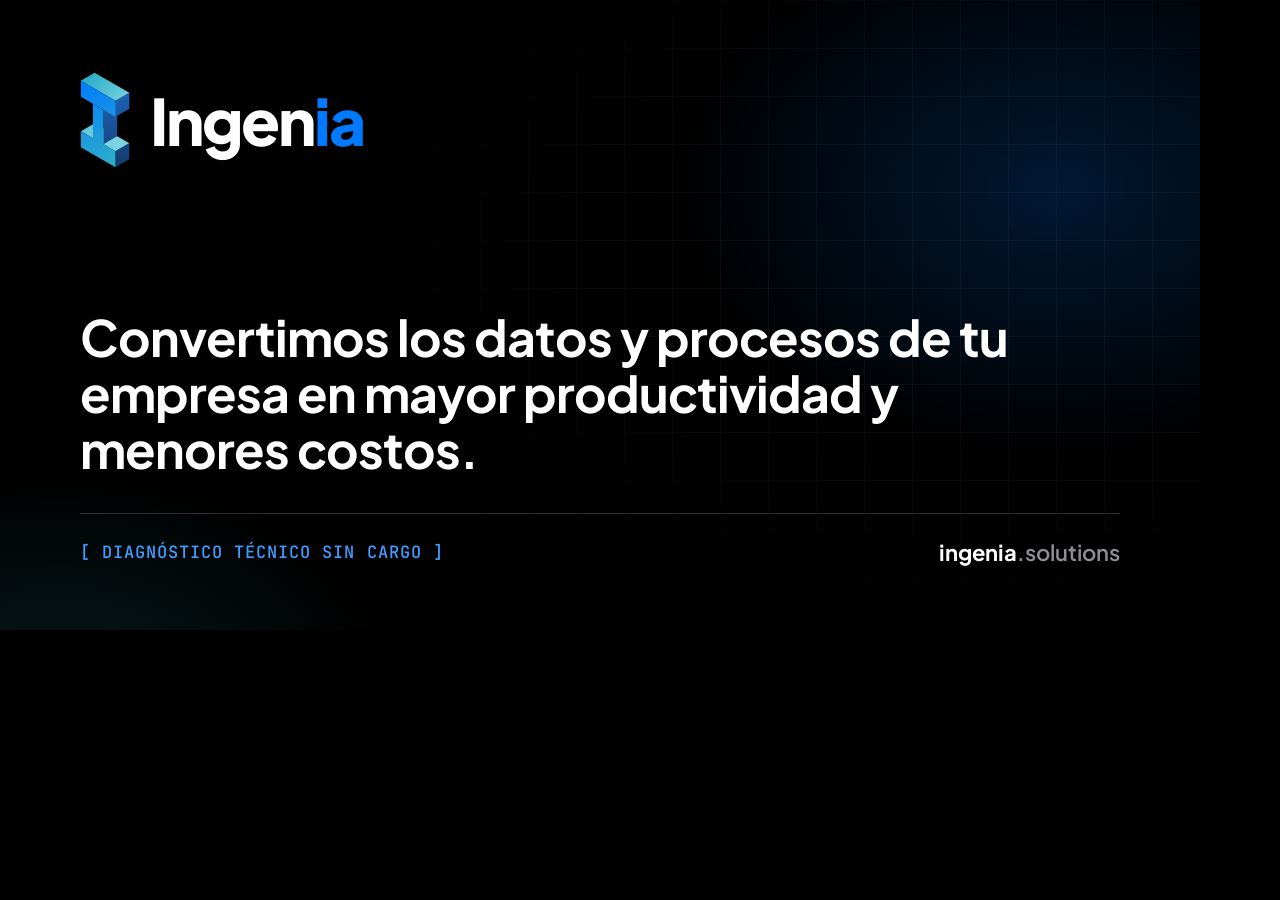
<file: brand/og-image.html>
<!doctype html>
<!-- Fuente de og-image.png (1200x630). Para regenerar: node brand/export-images.mjs -->
<html lang="es">
<head>
<meta charset="utf-8" />
<link rel="preconnect" href="https://fonts.googleapis.com" />
<link rel="preconnect" href="https://fonts.gstatic.com" crossorigin />
<link href="https://fonts.googleapis.com/css2?family=JetBrains+Mono:wght@500&family=Plus+Jakarta+Sans:wght@400;600;700;800&display=block" rel="stylesheet" />
<style>
  * { box-sizing: border-box; margin: 0; }
  html, body { width: 1200px; height: 630px; overflow: hidden; background: #000000; }
  body { position: relative; font-family: "Plus Jakarta Sans", system-ui, sans-serif; color: #FFFFFF; }
  .grid {
    position: absolute; inset: 0;
    background-image:
      linear-gradient(rgba(142, 142, 147, .08) 1px, transparent 1px),
      linear-gradient(90deg, rgba(142, 142, 147, .08) 1px, transparent 1px);
    background-size: 48px 48px;
    -webkit-mask-image: radial-gradient(ellipse 75% 85% at 80% 40%, #000 25%, transparent 75%);
            mask-image: radial-gradient(ellipse 75% 85% at 80% 40%, #000 25%, transparent 75%);
  }
  .glow { position: absolute; inset: 0; background:
    radial-gradient(ellipse 45% 60% at 88% 30%, rgba(0, 122, 255, .2), transparent 70%),
    radial-gradient(ellipse 40% 50% at 5% 110%, rgba(48, 176, 199, .14), transparent 70%); }
  .frame { position: absolute; inset: 72px 80px 64px; display: flex; flex-direction: column; }

  .logo { display: inline-flex; align-items: center; gap: 20px; align-self: flex-start; font-weight: 800; font-size: 64px; letter-spacing: -0.03em; line-height: 1; }
  .logo svg { height: 96px; width: auto; }
  .logo .ia { color: #007AFF; }

  h1 { margin-top: auto; font-weight: 700; font-size: 50px; line-height: 1.12; letter-spacing: -0.02em; max-width: 27ch; }
  .foot { display: flex; justify-content: space-between; align-items: center; margin-top: 36px; padding-top: 24px; border-top: 1px solid #2C2C2E; }
  .badge { font-family: "JetBrains Mono", ui-monospace, monospace; font-weight: 500; font-size: 17px; letter-spacing: 0.06em; color: #409CFF; }
  .url { font-weight: 600; font-size: 22px; color: #8E8E93; }
  .url b { color: #FFFFFF; font-weight: 700; }
</style>
</head>
<body>
  <div class="grid"></div>
  <div class="glow"></div>
  <div class="frame">
    <div class="logo">
      <svg viewBox="-22 -101 75 144" aria-hidden="true">
        <defs>
          <linearGradient id="f" gradientUnits="userSpaceOnUse" x1="-21" y1="-88" x2="31" y2="42"><stop offset="0" stop-color="#007AFF"/><stop offset="1" stop-color="#30B0C7"/></linearGradient>
          <linearGradient id="t" gradientUnits="userSpaceOnUse" x1="0" y1="-100" x2="52" y2="-58"><stop offset="0" stop-color="#30B0C7"/><stop offset="1" stop-color="#7AD3E3"/></linearGradient>
          <linearGradient id="s" gradientUnits="userSpaceOnUse" x1="31" y1="-70" x2="52" y2="42"><stop offset="0" stop-color="#1E63B8"/><stop offset="1" stop-color="#123A6B"/></linearGradient>
        </defs>
        <polygon points="-20.78,-12 31.18,18 51.96,6 0,-24" fill="url(#t)"/>
        <polygon points="31.18,42 51.96,30 51.96,6 31.18,18" fill="url(#s)"/>
        <polygon points="-20.78,12 31.18,42 31.18,18 -20.78,-12" fill="url(#f)"/>
        <polygon points="12.99,7.5 33.77,-4.5 33.77,-56.5 12.99,-44.5" fill="url(#s)"/>
        <polygon points="-2.6,-1.5 12.99,7.5 12.99,-44.5 -2.6,-53.5" fill="url(#f)"/>
        <polygon points="31.18,-34 51.96,-46 51.96,-70 31.18,-58" fill="url(#s)"/>
        <polygon points="-20.78,-88 31.18,-58 51.96,-70 0,-100" fill="url(#t)"/>
        <polygon points="-20.78,-64 31.18,-34 31.18,-58 -20.78,-88" fill="url(#f)"/>
      </svg>
      <span>Ingen<span class="ia">ia</span></span>
    </div>
    <h1>Convertimos los datos y procesos de tu empresa en mayor productividad y menores costos.</h1>
    <div class="foot">
      <span class="badge">[ DIAGNÓSTICO TÉCNICO SIN CARGO ]</span>
      <span class="url"><b>ingenia</b>.solutions</span>
    </div>
  </div>
</body>
</html>
</file>
<file: brand/tokens/brand.css>
/* Tokens de marca Ingenia como variables CSS nativas. Fuente: brand-tokens.json */
:root {
  /* Colores oficiales */
  --ingenia-electric-blue: #007AFF;
  --ingenia-electric-blue-text: #0062CC; /* texto chico y botones con texto blanco: contraste AA */
  --ingenia-electric-blue-on-dark: #409CFF; /* texto chico e íconos azules sobre fondo oscuro: contraste AA */
  --ingenia-deep-navy: #1C1C1E;
  --ingenia-kinetic-teal: #30B0C7;
  --ingenia-slate-gray: #8E8E93;
  --ingenia-studio-white: #F2F2F7;
  --ingenia-pure-white: #FFFFFF;

  --ingenia-gradient: linear-gradient(135deg, var(--ingenia-electric-blue) 0%, var(--ingenia-kinetic-teal) 100%);

  /* Tema claro (por defecto) */
  --ingenia-bg: var(--ingenia-studio-white);
  --ingenia-surface: var(--ingenia-pure-white);
  --ingenia-text: var(--ingenia-deep-navy);
  --ingenia-text-muted: #636366; /* más oscuro que Slate Gray: contraste AA para texto chico */
  --ingenia-border: #D1D1D6;
  --ingenia-accent: var(--ingenia-electric-blue);
  --ingenia-logo-ingen: var(--ingenia-deep-navy);
  --ingenia-logo-ia: var(--ingenia-electric-blue);

  /* Tipografía */
  --ingenia-font: "Plus Jakarta Sans", "Inter", system-ui, -apple-system, sans-serif;
  --ingenia-font-mono: "JetBrains Mono", "Geist Mono", ui-monospace, monospace;

  /* Radios */
  --ingenia-radius-sm: 8px;
  --ingenia-radius-md: 14px;
  --ingenia-radius-lg: 22px;
  --ingenia-radius-pill: 999px;
}

/* Tema oscuro: por preferencia del sistema o forzado con data-theme="dark" */
@media (prefers-color-scheme: dark) {
  :root:not([data-theme="light"]) {
    --ingenia-bg: #000000;
    --ingenia-surface: var(--ingenia-deep-navy);
    --ingenia-text: var(--ingenia-pure-white);
    --ingenia-text-muted: var(--ingenia-slate-gray);
    --ingenia-border: #38383A;
    --ingenia-logo-ingen: var(--ingenia-pure-white);
  }
}
:root[data-theme="dark"] {
  --ingenia-bg: #000000;
  --ingenia-surface: var(--ingenia-deep-navy);
  --ingenia-text: var(--ingenia-pure-white);
  --ingenia-text-muted: var(--ingenia-slate-gray);
  --ingenia-border: #38383A;
  --ingenia-logo-ingen: var(--ingenia-pure-white);
}
</file>
